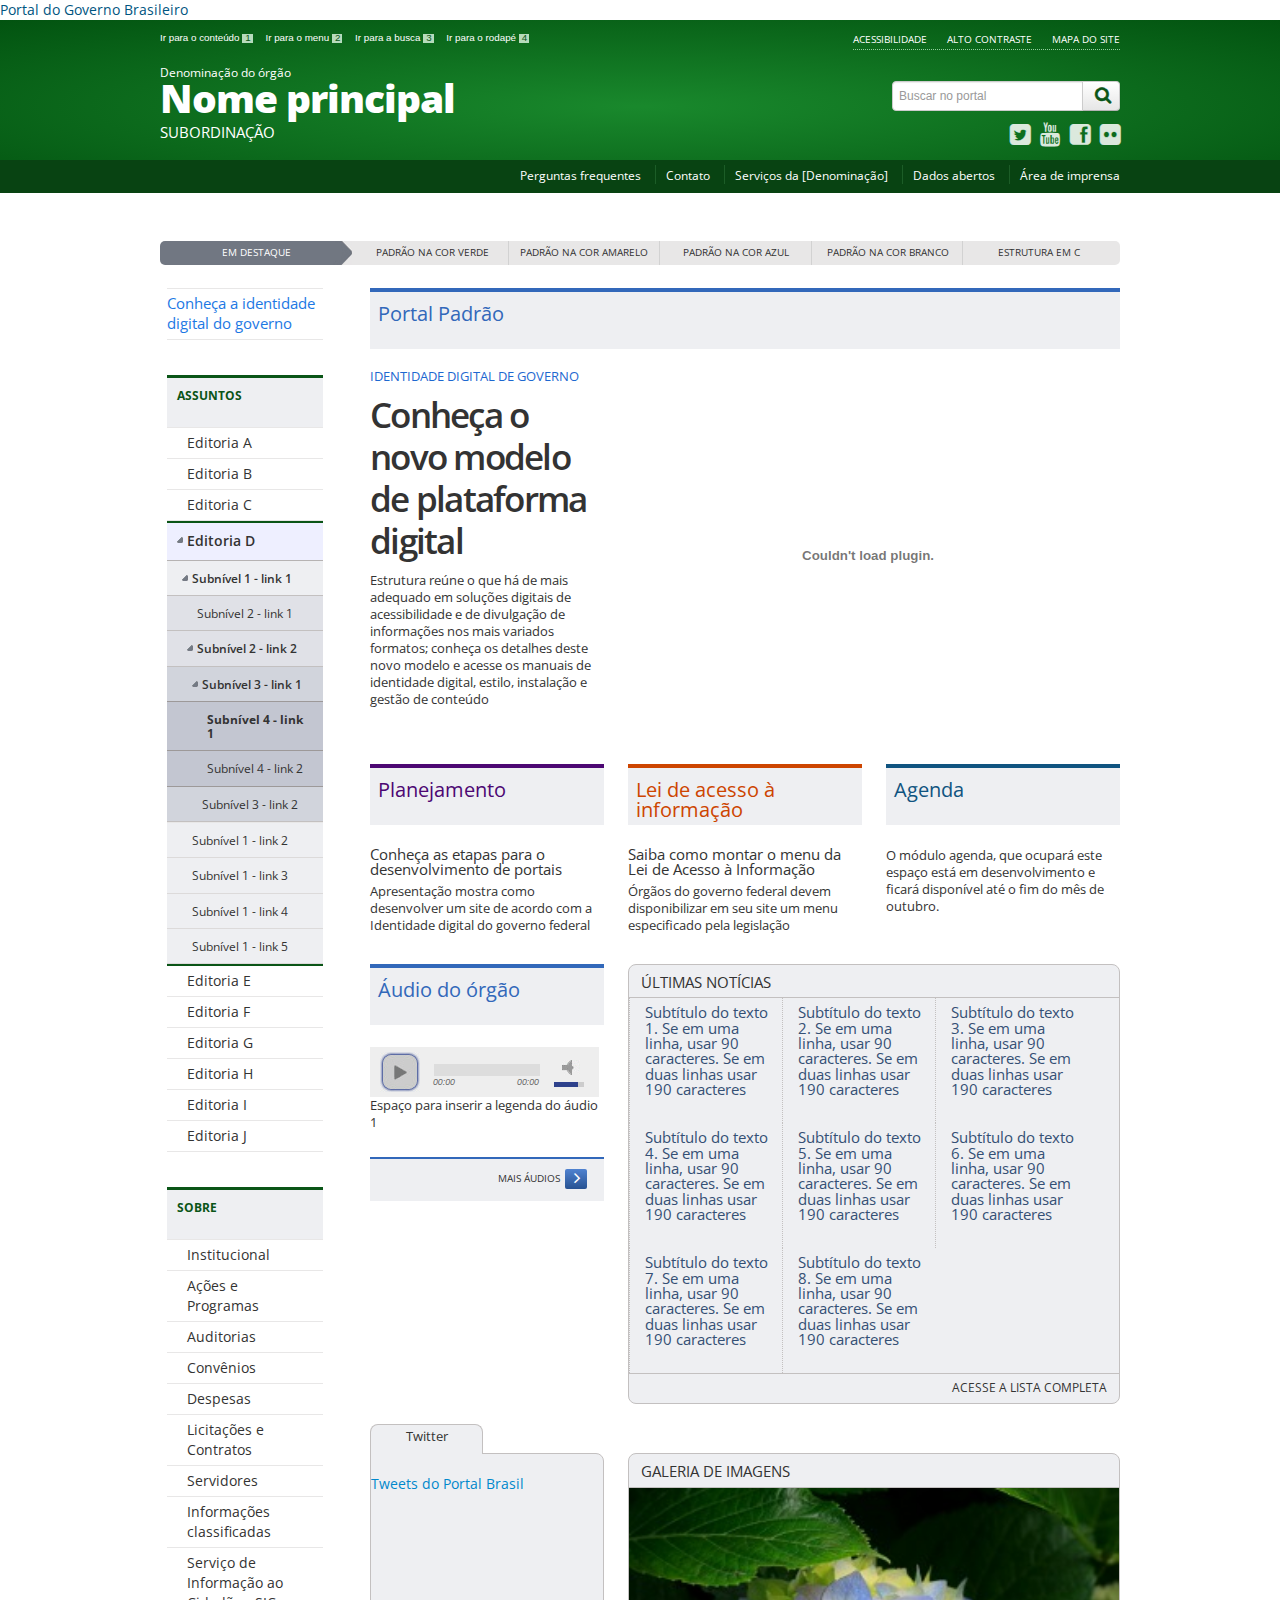
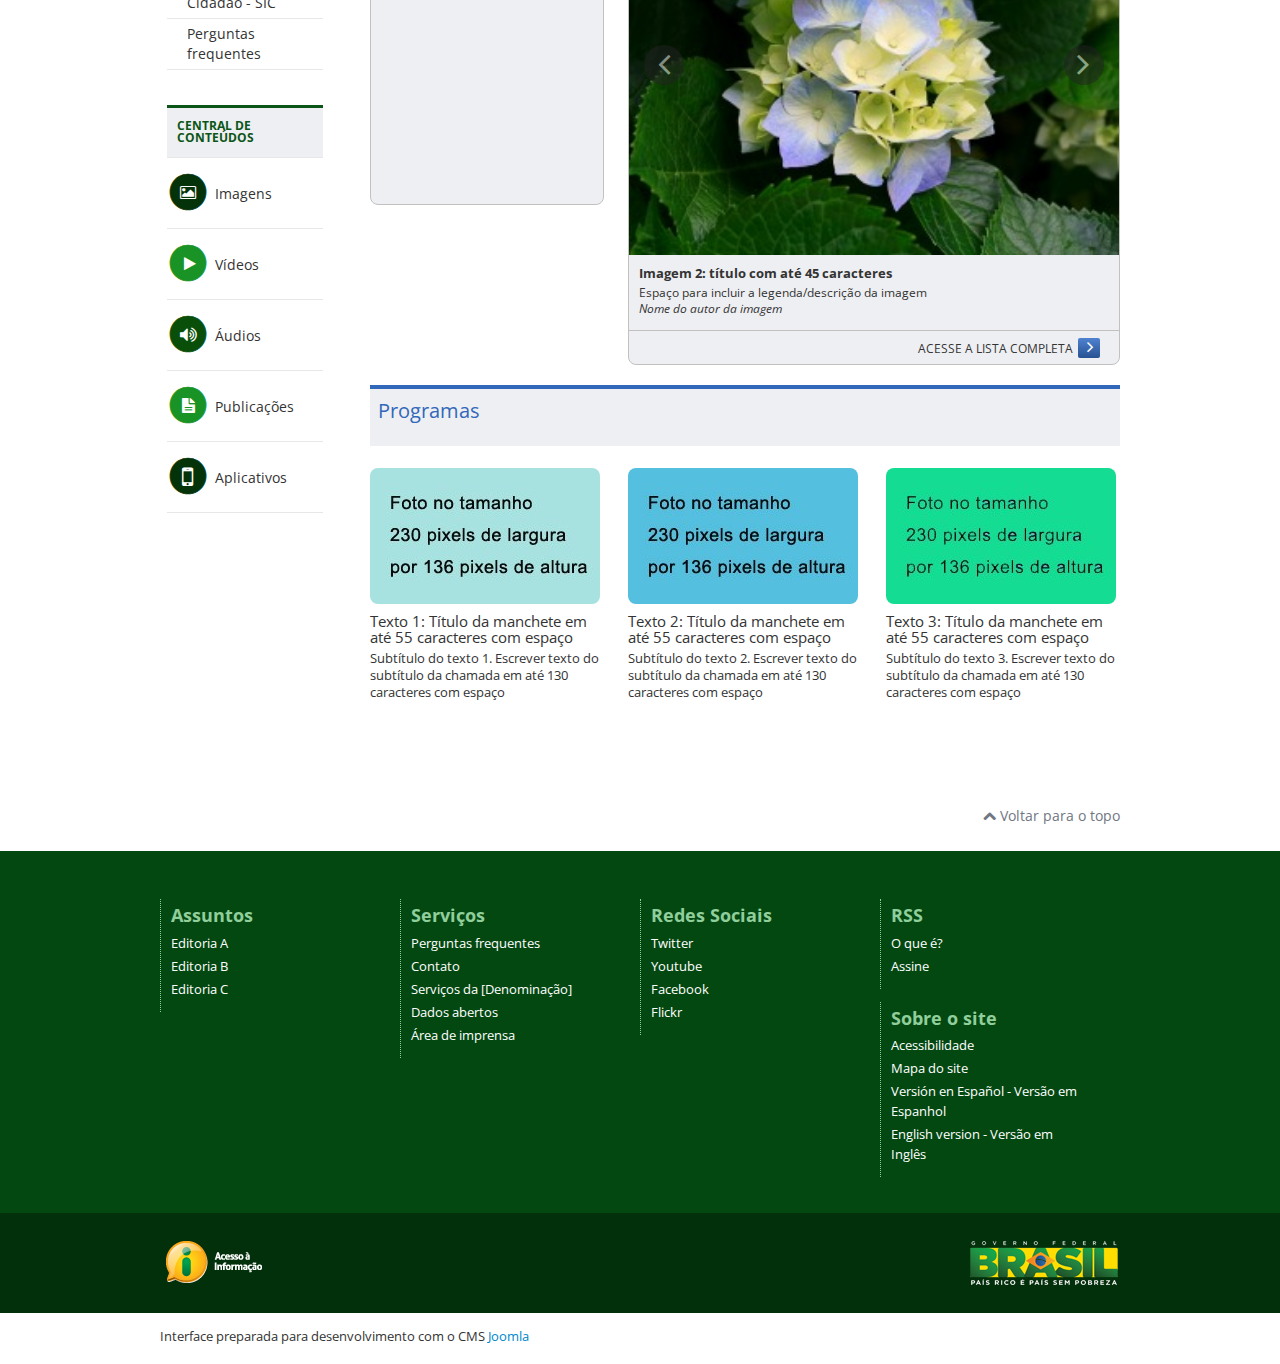
<file: index.html>
<!DOCTYPE html>
<!--[if lt IE 7]>      <html class="no-js lt-ie9 lt-ie8 lt-ie7" lang="pt-br" dir="ltr"> <![endif]-->
<!--[if IE 7]>         <html class="no-js lt-ie9 lt-ie8" lang="pt-br" dir="ltr"> <![endif]-->
<!--[if IE 8]>         <html class="no-js lt-ie9" lang="pt-br" dir="ltr"> <![endif]-->
<!--[if gt IE 8]><!--> <html class="no-js" lang="pt-br" dir="ltr"> <!--<![endif]-->
<head>
	<meta charset="utf-8" />
	<title>Portal Modelo - interface 1.0</title>
	<!-- <base href="" /> -->
	<meta name="keywords" content="" />
	<meta name="author" content="Joomla Calango - Joomla User Group Oficial" />
	<meta name="viewport" content="width=device-width, initial-scale=1.0" />
	<meta name="description" content="" />
	<meta name="generator" content="Joomla! - Open Source Content Management" />
	<!--[if lt IE 9]><script src="js/html5shiv.js"></script><![endif]-->
	<link href="img/favicon.ico" rel="shortcut icon" type="image/vnd.microsoft.icon" />
	<link rel="stylesheet" href="bootstrap/css/bootstrap.min.css" type='text/css'/>
	<link rel="stylesheet" href="css/template-verde.css" type='text/css'/>		
	<link rel="stylesheet" href="font-awesome/css/font-awesome.min.css" type='text/css'/>
	<link rel="stylesheet" href="jplayer/skin/portalpadrao01/jplayer.css" type='text/css'/>
	<!--[if lt IE 10]><link rel="stylesheet" href="css/ie.css" /><![endif]-->
	<!--[if lt IE 9]><link rel="stylesheet" href="css/ie8.css" /><![endif]-->
	<!--[if lt IE 8]><link rel="stylesheet" href="css/ie7.css" /><link rel="stylesheet" href="font-awesome/css/font-awesome-ie7.min.css" /><![endif]-->
	<link href='http://fonts.googleapis.com/css?family=Open+Sans:400italic,400,600,800,700' rel='stylesheet' type='text/css'>
</head>
<body>
	<a class="hide" id="topo" href="#accessibility">Ir direto para menu de acessibilidade.</a>
	<noscript>
	  <div class="error minor-font">
        Seu navegador de internet está sem suporte à JavaScript. Por esse motivo algumas funcionalidades do site podem não estar acessíveis.
      </div>
	</noscript>
	<!--[if lt IE 7]><center><strong>Atenção, a versão de seu navegador não é compatível com este sítio. Atualize seu navegador.</strong></center><![endif]-->
	<!-- barra do governo -->
	<div id="barra-brasil">
		<a href="http://brasil.gov.br" title="Acesse para conhecer todos os serviços e informações do Governo Brasileiro na Internet.">Portal do Governo Brasileiro</a>		
    </div>
    <!-- fim barra do governo -->
    <div class="layout">
    	<header>
    		<div class="container"> 
	    		<div class="row-fluid accessibility-language-actions-container">    			   			
					<div class="span6 accessibility-container">
						<ul id="accessibility">
							<li>
								<a accesskey="1" href="#content" id="link-conteudo">
									Ir para o conte&uacute;do
									<span>1</span>
								</a>
							</li>
							<li>
								<a accesskey="2" href="#navigation" id="link-navegacao">
									Ir para o menu
									<span>2</span>
								</a>
							</li>
							<li>
								<a accesskey="3" href="#portal-searchbox" id="link-buscar">
									Ir para a busca
									<span>3</span>
								</a>
							</li>
							<li>
								<a accesskey="4" href="#footer" id="link-rodape">
									Ir para o rodap&eacute;
									<span>4</span>
								</a>
							</li>
						</ul>						
					</div>
					<!-- fim div.span6 -->
					<div class="span6 language-and-actions-container">
						<!-- Descomente para inserir menu de exemplo de idiomas no topo -->
						<!-- <ul id="language" class="pull-right">
							<li class="language-en">
								<a href="#">EN</a>
							</li>
							<li class="language-es">
								<a href="#">ES</a>
							</li>
						</ul>	 -->				
						<ul id="portal-siteactions" class="pull-right">
							<li>
								<a accesskey="5" href="interna-acessibilidade.html">Acessibilidade</a>
							</li>
							<li>
								<a accesskey="6" href="#" class="toggle-contraste">Alto Contraste</a>
							</li>
							<li>
								<a accesskey="7" href="#">Mapa do Site</a>
							</li>
						</ul>
					</div>
					<!-- fim div.span6 -->    
				</div>
				<!-- fim .row-fluid -->
				<div class="row-fluid">
					<div id="logo" class="span8">
					<!-- <div id="logo" class="span8 big"> <div id="logo" class="span8 small"> -->
						<a href="index.html" title="Descrição do Portal Padrão">							
							<span class="portal-title-1">Denominação do órgão</span>
							<h1 class="portal-title corto">Nome principal</h1>
							<span class="portal-description">Subordinação</span>
						</a>
					</div>
					<!-- fim .span8 -->
					<div class="span4">					
						<div id="portal-searchbox" class="row">
							<form action="#" class="pull-right">
								<fieldset>
									<legend class="hide">Busca</legend>
									<h2 class="hidden">Buscar no portal</h2>
									<div class="input-append">
										<label for="portal-searchbox-field" class="hide">Busca: </label>
										<input type="text" id="portal-searchbox-field" class="searchField" placeholder="Buscar no portal" title="Buscar no portal" name="searchterm">		
										<button type="button" class="btn searchButton"><span class="hide">Buscar</span><i class="icon-search"></i></button>
									</div>									
								</fieldset>
							</form>
						</div>
						<!-- fim div#portal-searchbox.row -->
						<div id="social-icons" class="row">
							<h2 class="hidden">Redes Sociais</h2>
							<ul class="pull-right">
								<li class="portalredes-item"><a title="Twitter" href="https://twitter.com/twitter">
									<i class="icon-twitter-sign"><span>Twitter</span></i></a>
	    						</li>
	    						<li class="portalredes-item"><a title="YouTube" href="http://youtube.com/youtube">
	    							<i class="icon-youtube"><span>Youtube</span></i></a>
	    						</li>
	    						<li class="portalredes-item"><a title="Facebook" href="http://facebook.com/facebook">
	    							<i class="icon-facebook-sign"><span>Facebook</span></i></a>
	    						</li>
	    						<li class="portalredes-item"><a title="Flickr" href="http://flickr.com/flickr">
	    							<i class="icon-flickr"><span>Flickr</span></i></a>
	    						</li>
							</ul>
						</div>
						<!-- fim div#social-icons.row -->
					</div>
					<!-- fim .span4 -->
				</div>
				<!-- fim .row-fluid -->
			</div>
			<!-- fim div.container -->
			<div class="sobre">
				<div class="container">
					<nav class="menu-servicos pull-right">
						<h2 class="hide">Serviços</h2>
						<ul>
							<li class="portalservicos-item">
								<a title="Perguntas frequentes" href="interna-perguntas-frequentes.html">Perguntas frequentes</a>
							</li>
							<li class="portalservicos-item">
								<a title="Contato" href="#">Contato</a>
							</li>
							<li class="portalservicos-item">
								<a title="Serviços da [Denominação]" href="#">Serviços da [Denominação]</a>
							</li>
							<li class="portalservicos-item">
								<a title="Dados abertos" href="#">Dados abertos</a>
							</li>
							<li class="portalservicos-item">
								<a title="Área de imprensa" href="#">Área de imprensa</a>
							</li>
						</ul>
						<span class="hide">Fim do menu de serviços</span>
					</nav>
					<!-- fim #menu-servicos.pull-right -->
				</div>
				<!-- .container -->
			</div>
			<!-- fim .sobre -->			
    	</header>
		<main> 
    		<div class="container">
				<div class="row-fluid">
					<section id="em-destaque">
						<!-- class="duas-linhas" -->
						<h2 class="span2"><span>Em Destaque</span></h2>
						<ul class="span10 n5">    						
							<li>
								<a href="index.html" title="">Padrão na cor verde</a>
							</li>
							<li>
								<a href="index-amarelo.html" title="">Padrão na cor amarelo</a>
							</li>
							<li>
								<a href="index-azul.html" title="">Padrão na cor azul</a>
							</li>
							<li>
								<a href="index-branco.html" title="">Padrão na cor branco</a>
							</li>
							<li>
								<a href="index-estrutura-c.html" title="">Estrutura em C</a>
							</li>							
						</ul>	
						<!-- <li class="ajuste-duas-linhas">Destaque 5</li> -->						
					</section>
				</div>
				<!-- fim .row-fluid -->
				<div class="row-fluid">
					<div id="navigation" class="span3">
						<a href="#" class="visible-phone visible-tablet mainmenu-toggle btn"><i class="icon-list"></i>&nbsp;Menu</a>
						<section id="navigation-section">							
							<span class="hide">Início do menu principal</span>
							<nav class="menu-de-apoio span9">
								<h2 class="hide">Temas relevantes</h2>
								<ul>
									<li><a href="interna-de-noticias.html" title="Conheça a identidade digital do governo">Conheça a identidade digital do governo</a></li>									
								</ul>							
							</nav>
							<nav class="span9 assuntos">
								<h2>Assuntos <i class="icon-chevron-down visible-phone visible-tablet pull-right"></i></h2>
								<ul>
									<li><a href="#" title="Editoria A">Editoria A</a></li>
									<li><a href="#" title="Editoria B">Editoria B</a></li>
									<li><a href="#" title="Editoria C">Editoria C</a></li>								
									<li class="deeper parent"><a href="#" title="Editoria D">Editoria D</a>
										<ul>
											<li class="deeper parent"><a href="#">Subnível 1 - link 1</a>
												<ul>
													<li><a href="#">Subnível 2 - link 1</a></li>
													<li class="deeper parent"><a href="#">Subnível 2 - link 2</a>
														<ul>
															<li class="deeper parent"><a href="#">Subnível 3 - link 1</a>
																<ul>
																	<li class="current"><a href="#">Subnível 4 - link 1</a></li>
																	<li><a href="#">Subnível 4 - link 2</a></li>
																</ul>
															</li>
															<li><a href="#">Subnível 3 - link 2</a></li>
														</ul>
													</li>
												</ul>
											</li>
											<li><a href="#">Subnível 1 - link 2</a></li>
											<li><a href="#">Subnível 1 - link 3</a></li>
											<li><a href="#">Subnível 1 - link 4</a></li>
											<li><a href="#">Subnível 1 - link 5</a></li>
										</ul>
									</li>								
									<li><a href="#" title="Editoria E">Editoria E</a></li>								
									<li><a href="#" title="Editoria F">Editoria F</a></li>								
									<li><a href="#" title="Editoria G">Editoria G</a></li>								
									<li><a href="#" title="Editoria H">Editoria H</a></li>								
									<li><a href="#" title="Editoria I">Editoria I</a></li>								
									<li><a href="#" title="Editoria J">Editoria J</a></li>								
								</ul>
							</nav>
							<nav class="span9 sobre">
								<h2>Sobre <i class="icon-chevron-down visible-phone visible-tablet pull-right"></i></h2>
								<ul>
									<li><a href="#" title="Institucional">Institucional</a></li>
									<li><a href="#" title="Ações e Programas">Ações e Programas</a></li>
									<li><a href="#" title="Auditorias">Auditorias</a></li>
									<li><a href="#" title="Convênios">Convênios</a></li>								
									<li><a href="#" title="Despesas">Despesas</a></li>								
									<li><a href="#" title="Licitações e Contratos">Licitações e Contratos</a></li>							
									<li><a href="#" title="Servidores">Servidores</a></li>								
									<li><a href="interna-informacoes-classificadas.html" title="Informações classificadas">Informações classificadas</a></li>
									<li><a href="#" title="Serviço de Informação ao Cidadão - SIC">Serviço de Informação ao Cidadão - SIC</a></li>
									<li><a href="interna-perguntas-frequentes.html" title="Perguntas frequentes">Perguntas frequentes</a></li>
								</ul>
							</nav>	
							<nav class="span9 central-conteudos">
								<h2>Central de Conteúdos <i class="icon-chevron-down visible-phone visible-tablet pull-right"></i></h2>
								<ul>
									<li><a href="#" class="imagens" title="Imagens">
										<span class="icon-li icon-stack">
										  <i class="icon-circle icon-stack-base"><span class="hide">&nbsp;</span></i>
										  <i class="icon-picture icon-light"><span class="hide">&nbsp;</span></i>
										</span>
										Imagens</a>
									</li>
									<li><a href="#" class="videos" title="Vídeos">
										<span class="icon-li icon-stack">
										  <i class="icon-circle icon-stack-base"><span class="hide">&nbsp;</span></i>
										  <i class="icon-play icon-light"><span class="hide">&nbsp;</span></i>
										</span>
										Vídeos</a>
									</li>
									<li><a href="#" class="audios" title="Áudios">
										<span class="icon-li icon-stack">
										  <i class="icon-circle icon-stack-base"><span class="hide">&nbsp;</span></i>
										  <i class="icon-volume-up icon-light"><span class="hide">&nbsp;</span></i>
										</span>
										Áudios</a>
									</li>
									<li><a href="#" class="publicacoes" title="Publicações">
										<span class="icon-li icon-stack">
										  <i class="icon-circle icon-stack-base"><span class="hide">&nbsp;</span></i>
										  <i class="icon-file-text icon-light"><span class="hide">&nbsp;</span></i>
										</span>
										Publicações</a>
									</li>
									<li><a href="#" class="aplicativos" title="Aplicativos">
										<span class="icon-li icon-stack">
										  <i class="icon-circle icon-stack-base"><span class="hide">&nbsp;</span></i>
										  <i class="icon-mobile-phone icon-light"><span class="hide">&nbsp;</span></i>
										</span>
										Aplicativos</a>
									</li>
									<!-- descomentar de acordo com necessidade do orgao -->
									<!-- <li><a href="#" class="infograficos" title="Imagens">
										<span class="icon-li icon-stack">
										  <i class="icon-circle icon-stack-base"><span class="hide">&nbsp;</span></i>
										  <i class="icon-columns icon-light"><span class="hide">&nbsp;</span></i>
										</span>
										Infográficos</a>
									</li>
									<li><a href="#" class="estatisticas" title="Estatísticas">
										<span class="icon-li icon-stack">
										  <i class="icon-circle icon-stack-base"><span class="hide">&nbsp;</span></i>
										  <i class="icon-bar-chart icon-light"><span class="hide">&nbsp;</span></i>
										</span>
										Estatísticas</a>
									</li>			 -->													
								</ul>
							</nav>	
							<span class="hide">Fim do menu principal</span>
						</section>					
					</div>
					<!-- fim #navigation.span3 -->
					<div id="content" class="span9">
						<section id="content-section">							
							<span class="hide">Início do conteúdo da página</span>							
							<div class="row-fluid module">							
    							<div class="outstanding-header">
									<h2 class="outstanding-title">Portal Padrão</h2>
    							</div>
    							<section class="module-section">
	    							<div class="span4 no-margin">    								
										<p class="subtitle">Identidade Digital de Governo</p>
										<h1>
								            <a title="Estrutura reúne o que há de mais adequado em soluções digitais de acessibilidade e de divulgação de informações nos mais variados formatos; conheça os detalhes deste novo modelo e acesse os manuais de identidade digital, estilo, instalação e gestão de conteúdo" href="#">Conheça o novo modelo de plataforma digital</a>
								        </h1>
										<p>Estrutura reúne o que há de mais adequado em soluções digitais de acessibilidade e de divulgação de informações nos mais variados formatos; conheça os detalhes deste novo modelo e acesse os manuais de identidade digital, estilo, instalação e gestão de conteúdo</p>											
	    							</div>
	    							<!-- fim .span4 -->
	    							<div class="span8">
	    								<object width="480" height="246"><param value="//www.youtube.com/v/BGzfIhIUF68?version=3&amp;hl=pt_BR&amp;rel=0" name="movie"><param value="true" name="allowFullScreen"><param value="always" name="allowscriptaccess"><embed width="480" height="368" allowfullscreen="true" allowscriptaccess="always" type="application/x-shockwave-flash" src="//www.youtube.com/v/BGzfIhIUF68?version=3&amp;hl=pt_BR&amp;rel=0"></object>
	    							</div>
	    							<!-- fim .span8 -->
    							</section>
							</div>
							<!-- fim .row-fluid -->
							<div class="row-fluid">
								<div class="span4 module variacao-module-01">
									<div class="outstanding-header">
										<h2 class="outstanding-title">Planejamento</h2>
									</div>
									<h3><a href="#">Conheça as etapas para o desenvolvimento de portais</a></h3>
									<p>Apresentação mostra como desenvolver um site de acordo com a Identidade digital do governo federal</p>
			    				</div>
			    				<div class="span4 module variacao-module-02">
									<div class="outstanding-header">
										<h2 class="outstanding-title">Lei de acesso à informação</h2>
									</div>
									<h3><a href="#">Saiba como montar o menu da Lei de Acesso à Informação</a></h3>
		    						<p>Órgãos do governo federal devem disponibilizar em seu site um menu especificado pela legislação</p>
			    				</div>
			    				<div class="span4 module variacao-module-03">
									<div class="outstanding-header">
										<h2 class="outstanding-title">Agenda</h2>
									</div>
									<p>O módulo agenda, que ocupará este espaço está em desenvolvimento e ficará disponível até o fim do mês de outubro.</p>
			    				</div>
							</div>
							<!-- fim .row-fluid -->
							<div class="row-fluid">
								<div class="span4 module">									
									<div class="outstanding-header">
										<h2 class="outstanding-title">Áudio do órgão</h2>
									</div>
									<!-- inicio jplayer -->
									<div class="jp-audio-slim">
										<div id="jquery_jplayer_1" class="jp-jplayer"></div>
										<div id="jp_container_1" class="jp-audio">
											<div class="jp-type-single">
												<div class="jp-gui jp-interface">
													<ul class="jp-controls">
														<li><a href="javascript:;" class="jp-play" tabindex="1">play</a></li>
														<li><a href="javascript:;" class="jp-pause" tabindex="1">pause</a></li>
														<li><a href="javascript:;" class="jp-stop" tabindex="1">stop</a></li>
														<li><a href="javascript:;" class="jp-mute" tabindex="1" title="mute">mute</a></li>
														<li><a href="javascript:;" class="jp-unmute" tabindex="1" title="unmute">unmute</a></li>
														<li><a href="javascript:;" class="jp-volume-max" tabindex="1" title="max volume">max volume</a></li>
													</ul>
													<div class="jp-progress">
														<div class="jp-seek-bar">
															<div class="jp-play-bar"></div>
														</div>
													</div>
													<div class="jp-volume-bar">
														<div class="jp-volume-bar-value"></div>
													</div>
													<div class="jp-time-holder">
														<div class="jp-current-time"></div>
														<div class="jp-duration"></div>

														
													</div>
												</div>
												<div class="jp-no-solution">
													<span>Necessário plugin</span>
													Para habilitar o áudio, é necessário que você tenha instalado em seu computador o <a href="http://get.adobe.com/flashplayer/" target="_blank">Flash plugin</a>.
												</div>
											</div>
										</div>
									</div>
									<!-- fim jplayer -->
									<p>Espaço para inserir a legenda do áudio 1</p>
									<div class="outstanding-footer">
										<a href="#" class="outstanding-link">
											<span class="text">Mais áudios</span>
											<span class="icon-box">											 
											  <i class="icon-angle-right icon-light"><span class="hide">&nbsp;</span></i>
											</span>
										</a>
								    </div>									
								</div>
								<!-- fim .span4 .module -->
								<div class="span8 module module-box-01">									
									<div class="header">
										<h2 class="title">Últimas notícias</h2>
									</div>
									<ul class="lista row-fluid">
										<li class="span4">
											<h3><a href="#" title="Subtítulo do texto 1. Se em uma linha, usar 90 caracteres. Se em duas linhas usar 190 caracteres">Subtítulo do texto 1. Se em uma linha, usar 90 caracteres. Se em duas linhas usar 190 caracteres</a></h3>
										</li>
										<li class="span4">
											<h3><a href="#" title="Subtítulo do texto 2. Se em uma linha, usar 90 caracteres. Se em duas linhas usar 190 caracteres">Subtítulo do texto 2. Se em uma linha, usar 90 caracteres. Se em duas linhas usar 190 caracteres</a></h3>
										</li>
										<li class="span4">
											<h3><a href="#" title="Subtítulo do texto 3. Se em uma linha, usar 90 caracteres. Se em duas linhas usar 190 caracteres">Subtítulo do texto 3. Se em uma linha, usar 90 caracteres. Se em duas linhas usar 190 caracteres</a></h3>
										</li>
										<li class="span4">
											<h3><a href="#" title="Subtítulo do texto 4. Se em uma linha, usar 90 caracteres. Se em duas linhas usar 190 caracteres">Subtítulo do texto 4. Se em uma linha, usar 90 caracteres. Se em duas linhas usar 190 caracteres</a></h3>
										</li>
										<li class="span4">
											<h3><a href="#" title="Subtítulo do texto 5. Se em uma linha, usar 90 caracteres. Se em duas linhas usar 190 caracteres">Subtítulo do texto 5. Se em uma linha, usar 90 caracteres. Se em duas linhas usar 190 caracteres</a></h3>
										</li>
										<li class="span4">
											<h3><a href="#" title="Subtítulo do texto 6. Se em uma linha, usar 90 caracteres. Se em duas linhas usar 190 caracteres">Subtítulo do texto 6. Se em uma linha, usar 90 caracteres. Se em duas linhas usar 190 caracteres</a></h3>
										</li>
										<li class="span4">
											<h3><a href="#" title="Subtítulo do texto 7. Se em uma linha, usar 90 caracteres. Se em duas linhas usar 190 caracteres">Subtítulo do texto 7. Se em uma linha, usar 90 caracteres. Se em duas linhas usar 190 caracteres</a></h3>
										</li>
										<li class="span4">
											<h3><a href="#" title="Subtítulo do texto 8. Se em uma linha, usar 90 caracteres. Se em duas linhas usar 190 caracteres">Subtítulo do texto 8. Se em uma linha, usar 90 caracteres. Se em duas linhas usar 190 caracteres</a></h3>
										</li>
									</ul>
									<div class="footer">
										<a href="interna-ultimas-noticias.html" class="link">Acesse a lista completa</a>
									</div>									
								</div>
								<!-- fim .span8 .module -->
							</div>
							<!-- fim .row-fluid -->
							<div class="row-fluid">
								<div class="span4 module module-twitter-facebook">
									<div class="header tabs row-fluid">
										<h2 class="title active span6">Twitter</h2>
										<h2 class="title span6 hide">Facebook</h2>
									</div>
									<div class="pane">
										<div class="twitter-content">
								            <a height="350" data-widget-id="388035310119964672" href="https://twitter.com/Portal%20Brasil" class="twitter-timeline"><br />Tweets do Portal Brasil</a>
								            <script>!function(d,s,id){var js,fjs=d.getElementsByTagName(s)[0],p=/^http:/.test(d.location)?'http':'https';if(!d.getElementById(id)){js=d.createElement(s);js.id=id;js.src=p+"://platform.twitter.com/widgets.js";fjs.parentNode.insertBefore(js,fjs);}}(document,"script","twitter-wjs");</script><noscript>
								                <div class="error">
								                  <p>Javascript desativado.</p>
								                  <p><a href="https://twitter.com/portalbrasil">Micro-blog Twitter do Portal Brasil</a></p>
								                </div>
								            </noscript>
								        </div>								       
									</div>
								</div>
								<!-- fim .span4 .module -->
								<div class="span8 module module-box-01 module-box-01-top-adjust">
									<div class="header">
										<h2 class="title">Galeria de imagens</h2>
									</div>
									<div class="gallery-pane">
										<!-- inicio galeria -->
										<div class="carousel slide" id="gallery-carousel">
									      <div class="carousel-inner">
									        <div class="item">
									          <img alt="Foto de paisagem de montanhas" src="images/image.jpg">
									          
									          <div class="galleria-info">
									          	<div class="galleria-info-text">
									          		<div class="galleria-info-title">
									          			<h3><a href="http://portalpadrao.plone.org.br/conteudos-de-marcacao/imagem-1-titulo-com-ate-45-caracteres/view">Imagem 1: título com até 45 caracteres</a></h3>
									          		</div>
									          		<div class="galleria-info-description">Espaço para incluir a legenda/descrição da imagem</div>
									          		<div data-index="0" style="display: block;" class="rights">Nome do autor da imagem</div>
									          	</div>
									          </div>

									        </div>
									        <div class="item active">
									          <img alt="Foto de flor delicada cercada de folhas verdes" src="images/image2.jpg">
									          
									          <div class="galleria-info">
									          	<div class="galleria-info-text">
									          		<div class="galleria-info-title">
									          			<h3><a href="http://portalpadrao.plone.org.br/conteudos-de-marcacao/imagem-1-titulo-com-ate-45-caracteres/view">Imagem 2: título com até 45 caracteres</a></h3>
									          		</div>
									          		<div class="galleria-info-description">Espaço para incluir a legenda/descrição da imagem</div>
									          		<div data-index="0" style="display: block;" class="rights">Nome do autor da imagem</div>
									          	</div>
									          </div>
									          
									        </div>
									        <div class="item">
									          <img alt="Foto de 3 pinguins" src="images/image3.jpg">
									          
									          <div class="galleria-info">
									          	<div class="galleria-info-text">
									          		<div class="galleria-info-title">
									          			<h3><a href="http://portalpadrao.plone.org.br/conteudos-de-marcacao/imagem-1-titulo-com-ate-45-caracteres/view">Imagem 3: título com até 45 caracteres</a></h3>
									          		</div>
									          		<div class="galleria-info-description">Espaço para incluir a legenda/descrição da imagem</div>
									          		<div data-index="0" style="display: block;" class="rights">Nome do autor da imagem</div>
									          	</div>
									          </div>
									          
									        </div>
									        <div class="item">
									          <img alt="Foto de várias flores" src="images/image4.jpg">
									          
									          <div class="galleria-info">
									          	<div class="galleria-info-text">
									          		<div class="galleria-info-title">
									          			<h3><a href="http://portalpadrao.plone.org.br/conteudos-de-marcacao/imagem-1-titulo-com-ate-45-caracteres/view">Imagem 4: título com até 45 caracteres</a></h3>
									          		</div>
									          		<div class="galleria-info-description">Espaço para incluir a legenda/descrição da imagem</div>
									          		<div data-index="0" style="display: block;" class="rights">Nome do autor da imagem</div>
									          	</div>
									          </div>
									          
									        </div>
									      </div>
									      <a data-slide="prev" href="#gallery-carousel" class="left carousel-control"><i class="icon-angle-left"></i><span class="hide">Mover foto esquerda</span></a>
									      <!-- separador para fins de acessibilidade <--><span class="hide">&nbsp;</span></--><!-- fim separador para fins de acessibilidade -->
									      <a data-slide="next" href="#gallery-carousel" class="right carousel-control"><i class="icon-angle-right"></i><span class="hide">Mover foto esquerda</span></a>
									    </div>
										<!-- fim galeria -->
									</div>
									<div class="footer">
										<a href="#" class="outstanding-link"><span class="text">Acesse a lista completa</span>
											<span class="icon-box">											 
											  <i class="icon-angle-right icon-light"><span class="hide">&nbsp;</span></i>
											</span>
										</a>
									</div>
								</div>
								<!-- fim .span8 .module -->
							</div>
							<!-- fim .row-fluid -->
							<div class="row-fluid">
								<div class="span12 module">
									<div class="outstanding-header">
										<h2 class="outstanding-title">Programas</h2>
									</div>
									<div class="span4 no-margin">
										<a href="#" class="img-rounded"><img src="images/8309509b-fd4a-4c6c-be30-e8ce75642bcc.jpeg" alt="imagem decorativa"></a>
										<h2><a href="#">Texto 1: Título da manchete em até 55 caracteres com espaço</a></h2>
										<p>Subtítulo do texto 1. Escrever texto do subtítulo da chamada em até 130 caracteres com espaço</p>
				    				</div>
				    				<!-- fim .span4 .no-margin -->
				    				<div class="span4">
										<a href="#" class="img-rounded"><img src="images/4ae7baa4-f707-4b34-a01e-9c5fe45f00b9.jpeg" alt="imagem decorativa"></a>
										<h2><a href="#">Texto 2: Título da manchete em até 55 caracteres com espaço</a></h2>
			    						<p>Subtítulo do texto 2. Escrever texto do subtítulo da chamada em até 130 caracteres com espaço</p>
				    				</div>
				    				<!-- fim .span4 -->
				    				<div class="span4">
										<a href="#" class="img-rounded"><img src="images/c11b62ec-4a89-4707-a39e-9413b20cf235.jpeg" alt="imagem decorativa"></a>
										<h2><a href="#">Texto 3: Título da manchete em até 55 caracteres com espaço</a></h2>
			    						<p>Subtítulo do texto 3. Escrever texto do subtítulo da chamada em até 130 caracteres com espaço</p>
				    				</div>
				    				<!-- fim .span4 -->
								</div>
								<!-- fim .span12 .module -->
							</div>
							<!-- fim .row-fluid -->
							<span class="hide">Fim do conteúdo da página</span>							
						</section>
					</div>
					<!-- fim #content.span9 -->
				</div>
				<!-- fim .row-fluid -->
			</div>
			<!-- fim .container -->
		</main>
    	<footer>
    		<div class="footer-atalhos">
    			<div class="container">
    				<div class="pull-right voltar-ao-topo"><a href="#portal-siteactions"><i class="icon-chevron-up"></i>&nbsp;Voltar para o topo</a></div>
    			</div>
    		</div>
    		<div class="container container-menus">
    			<div id="footer" class="row footer-menus">
    				<span class="hide">Início da navegação de rodapé</span>
    				<div class="span3">
						<nav class="row assuntos nav">
							<h2>Assuntos</h2>
							<ul>
								<li><a href="#" title="Editoria A">Editoria A</a></li>
								<li><a href="#" title="Editoria B">Editoria B</a></li>
								<li><a href="#" title="Editoria C">Editoria C</a></li>								
							</ul>
						</nav>    					
    				</div>
					<div class="span3">
						<nav class="row servicos nav">
							<h2>Serviços</h2>
							<ul>
								<li class="portalservicos-item">
									<a title="Perguntas frequentes" href="#">Perguntas frequentes</a>
								</li>
								<li class="portalservicos-item">
									<a title="Contato" href="#">Contato</a>
								</li>
								<li class="portalservicos-item">
									<a title="Serviços da [Denominação]" href="#">Serviços da [Denominação]</a>
								</li>
								<li class="portalservicos-item">
									<a title="Dados abertos" href="#">Dados abertos</a>
								</li>
								<li class="portalservicos-item">
									<a title="Área de imprensa" href="#">Área de imprensa</a>
								</li>
							</ul>
						</nav>							
					</div>
					<div class="span3">
						<nav class="row redes-sociais nav">
							<h2>Redes Sociais</h2>
							<ul>
								<li class="portalredes-item"><a title="Twitter" href="https://twitter.com/twitter">
	    							Twitter</a>
	    						</li>
	    						<li class="portalredes-item"><a title="YouTube" href="http://youtube.com/youtube">
	    							Youtube</a>
	    						</li>
	    						<li class="portalredes-item"><a title="Facebook" href="http://facebook.com/facebook">
	    							Facebook</a>
	    						</li>
	    						<li class="portalredes-item"><a title="Flickr" href="http://flickr.com/flickr">
	    							Flickr</a>
	    						</li>
							</ul>
						</nav>						
					</div>
					<div class="span3">
						<nav class="row rss nav">
							<h2>RSS</h2>
							<ul>
								<li><a href="#" title="O que é?">O que é?</a></li>
								<li><a href="#" title="Assine">Assine</a></li>
							</ul>
						</nav>
						<nav class="row sobre nav">
							<h2>Sobre o site</h2>
							<ul>
								<li><a href="#">Acessibilidade</a></li>
								<li><a href="#">Mapa do site</a></li>
								<li><a href="#">Versión en Español - Versão em Espanhol</a></li>
								<li><a href="#">English version - Versão em Inglês</a></li>
							</ul>
						</nav>
					</div>
					<span class="hide">Fim da navegação de rodapé</span>					
    			</div>
    			<!-- fim .row -->
    		</div>
    		<!-- fim .container -->
			<div class="footer-logos">
				<div class="container">
					<a href="http://www.acessoainformacao.gov.br/" class="logo-acesso pull-left"><img src="images/acesso-a-informacao.png" alt="Acesso a Informação"></a>
					<!-- separador para fins de acessibilidade <--><span class="hide">&nbsp;</span></--><!-- fim separador para fins de acessibilidade -->
					<a href="http://www.brasil.gov.br/" class="brasil pull-right"><img src="images/brasil.png" alt="Brasil - Governo Federal"></a>
				</div>				
			</div>
			<div class="footer-ferramenta">
				<div class="container">
					<p>Interface preparada para desenvolvimento com o CMS <a href="http://www.joomla.org">Joomla</a></p>		
				</div>				
			</div>
    		<div class="footer-atalhos visible-phone">
    			<div class="container">
    				<span class="hide">Fim do conteúdo da página</span>
    				<div class="pull-right voltar-ao-topo"><a href="#portal-siteactions"><i class="icon-chevron-up"></i>&nbsp;Voltar para o topo</a></div>
    			</div>
    		</div>
    	</footer>		
    </div>
	<!-- fim div#wrapper -->	
	<!-- scripts principais -->	
	<script src="js/jquery.min.js" type="text/javascript"></script><noscript>&nbsp;<!-- item para fins de acessibilidade --></noscript>
	<script src="js/jquery-noconflict.js" type="text/javascript"></script><noscript>&nbsp;<!-- item para fins de acessibilidade --></noscript>
	<script src="bootstrap/js/bootstrap.min.js" type="text/javascript"></script><noscript>&nbsp;<!-- item para fins de acessibilidade --></noscript>
	<script src="js/jquery.cookie.js" type="text/javascript"></script><noscript>&nbsp;<!-- item para fins de acessibilidade --></noscript>
	<script src="js/template.js" type="text/javascript"></script><noscript>&nbsp;<!-- item para fins de acessibilidade --></noscript>
	<script src="jplayer/js/jquery.jplayer.min.js" type="text/javascript"></script><noscript>&nbsp;<!-- item para fins de acessibilidade --></noscript>
	<script type="text/javascript">
	//<![CDATA[
	jQuery(document).ready(function(){
		urls = {mp3:"http://tv1-lnx-04.grupotv1.com/portalmodelo/conteudos-de-marcacao/audio-1-titulo-do-audio-1/audio-1-nome-do-audio.mp3"};	
		playAudio("#jquery_jplayer_1", urls, "mp3", "jplayer/");
	});
	//]]>
	</script><noscript>&nbsp;<!-- item para fins de acessibilidade --></noscript>
	<!-- Script do portal Brasil deve ficar preferencialmente no rodape para nao atrasar o carregamento da pagina principal -->
	<script src="http://barra.brasil.gov.br/barra.js?cor=verde" type="text/javascript"></script><noscript>&nbsp;<!-- item para fins de acessibilidade --></noscript>
</body>
</html>
</file>
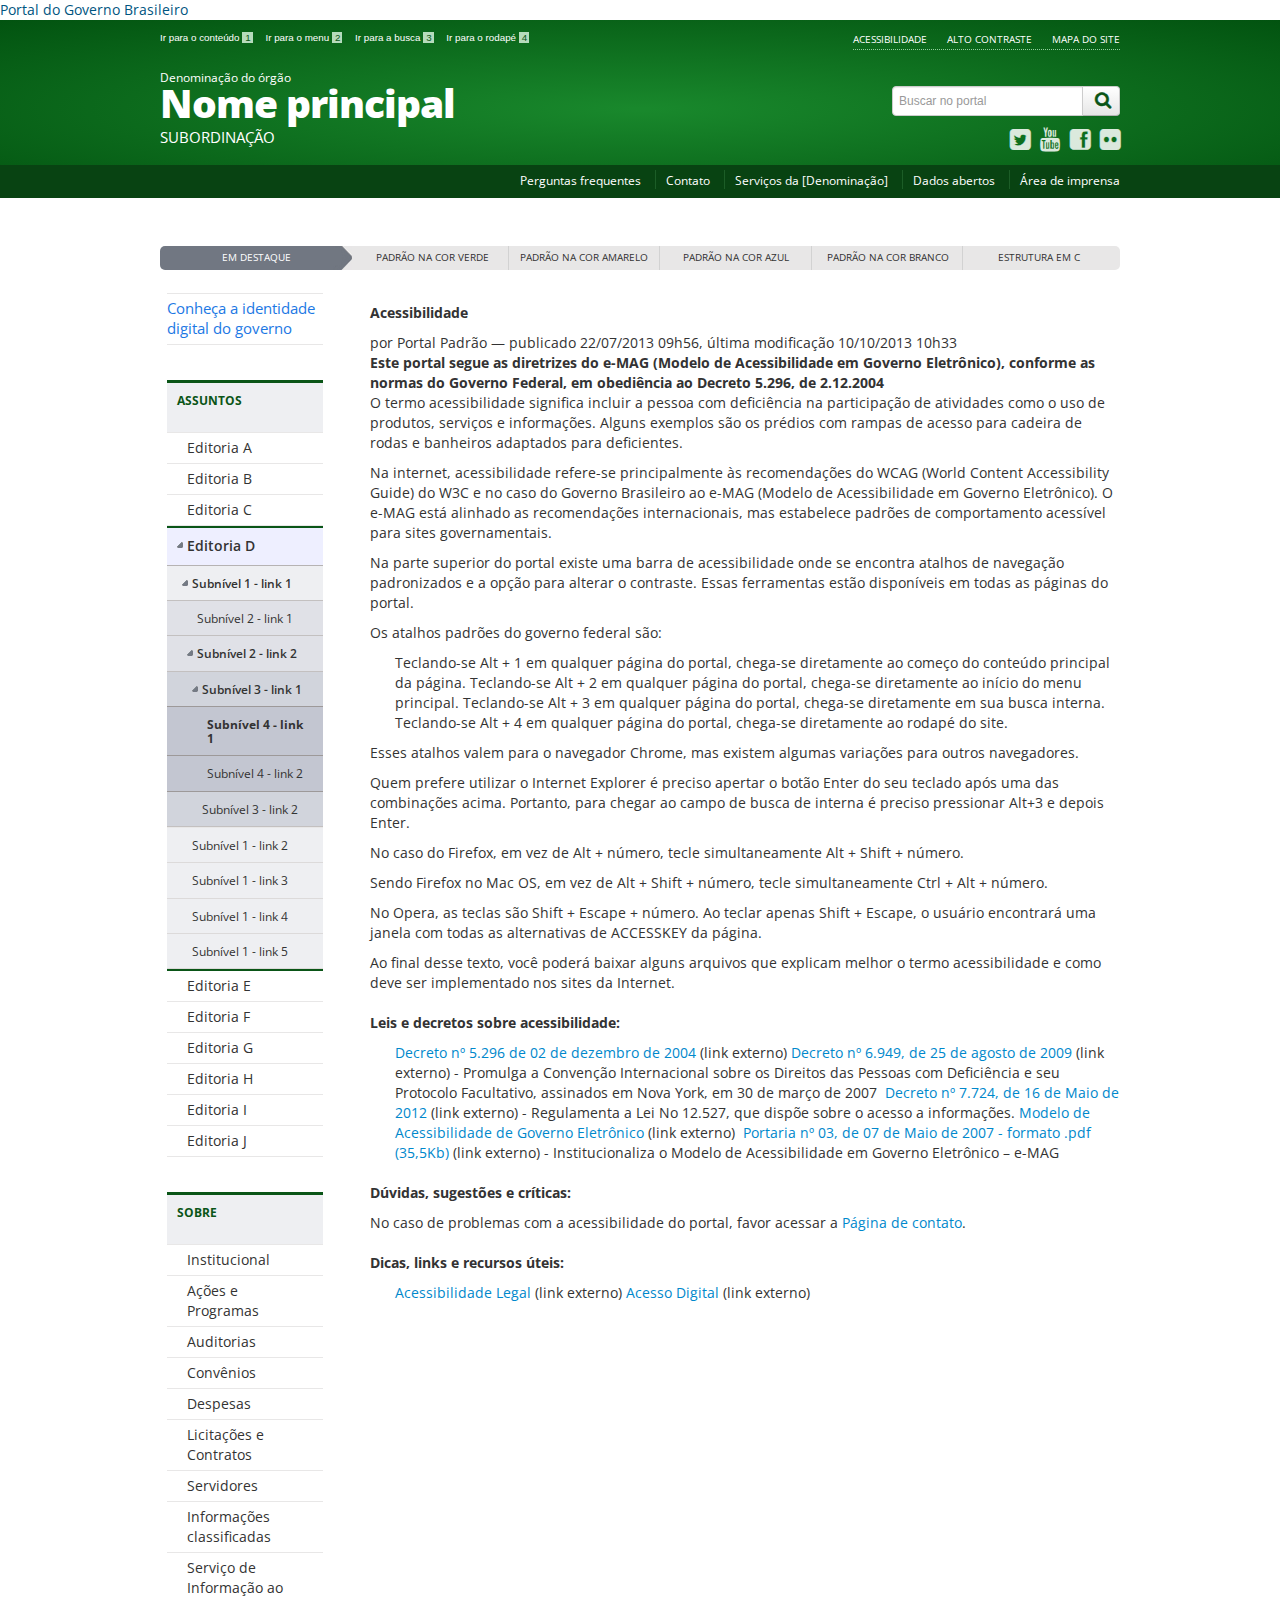
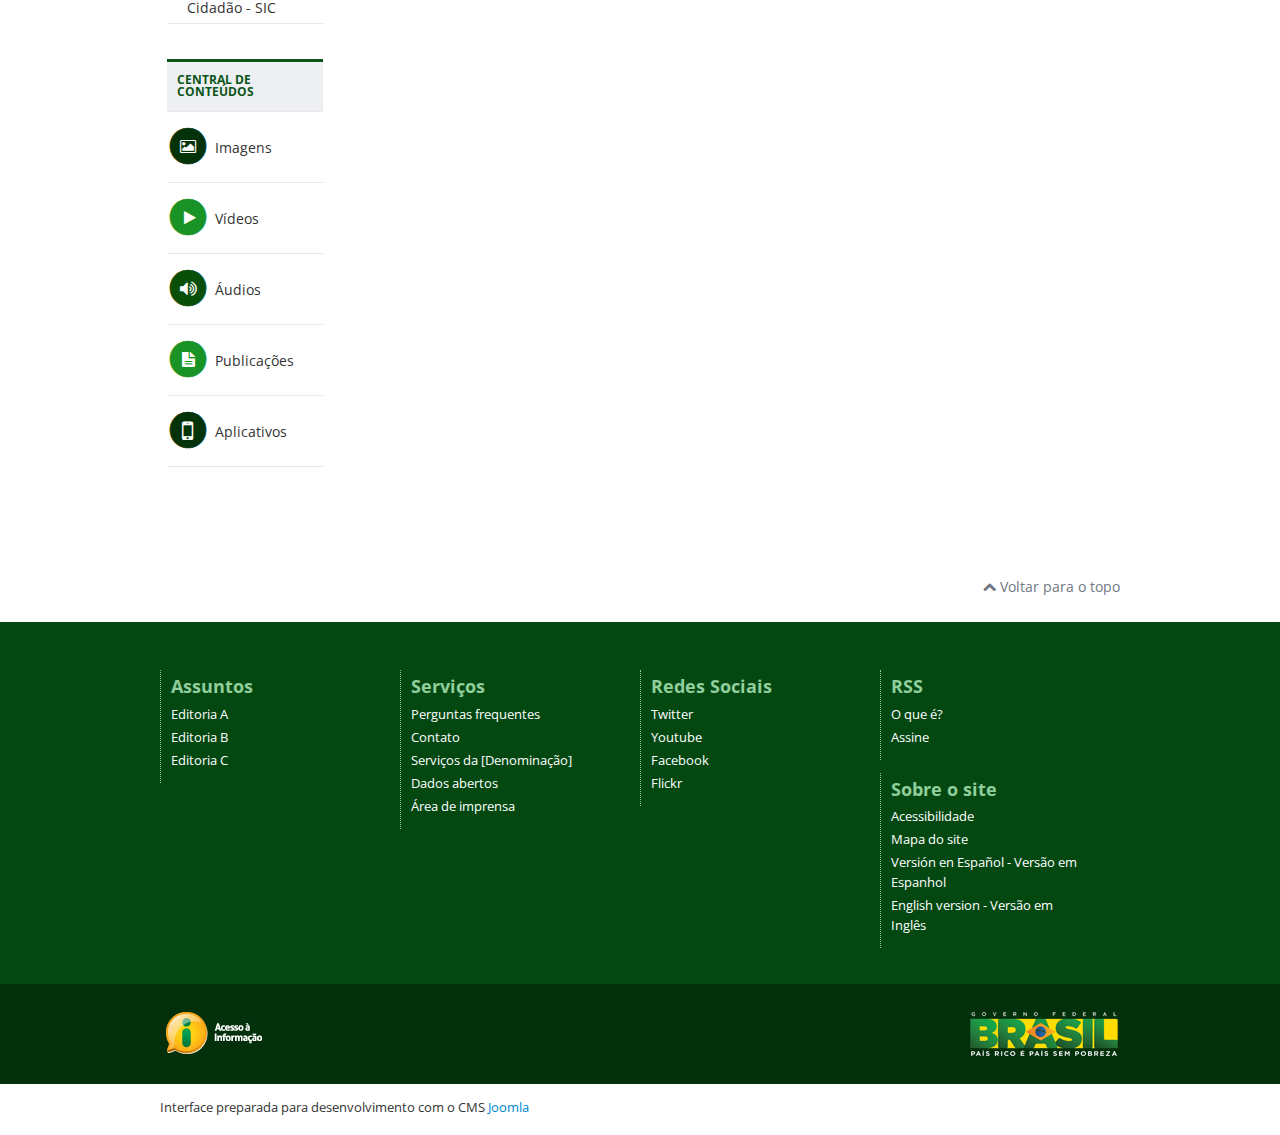
<file: acessibilidade.html>
<!DOCTYPE html>
<!--[if lt IE 7]>      <html class="no-js lt-ie9 lt-ie8 lt-ie7" lang="pt-br" dir="ltr"> <![endif]-->
<!--[if IE 7]>         <html class="no-js lt-ie9 lt-ie8" lang="pt-br" dir="ltr"> <![endif]-->
<!--[if IE 8]>         <html class="no-js lt-ie9" lang="pt-br" dir="ltr"> <![endif]-->
<!--[if gt IE 8]><!--> <html class="no-js" lang="pt-br" dir="ltr"> <!--<![endif]-->
<head>
	<meta charset="utf-8" />
	<title>Portal Modelo - interface 1.0</title>
	<!-- <base href="" /> -->
	<meta name="keywords" content="" />
	<meta name="author" content="Joomla Calango - Joomla User Group Oficial" />
	<meta name="viewport" content="width=device-width, initial-scale=1.0" />
	<meta name="description" content="" />
	<meta name="generator" content="Joomla! - Open Source Content Management" />
	<!--[if lt IE 9]><script src="js/html5shiv.js"></script><![endif]-->
	<link href="img/favicon.ico" rel="shortcut icon" type="image/vnd.microsoft.icon" />
	<link rel="stylesheet" href="bootstrap/css/bootstrap.min.css" type='text/css'/>
	<link rel="stylesheet" href="css/template-verde.css" type='text/css'/>		
	<link rel="stylesheet" href="font-awesome/css/font-awesome.min.css" type='text/css'/>
	<!--[if lt IE 10]><link rel="stylesheet" href="css/ie.css" /><![endif]-->
	<!--[if lt IE 9]><link rel="stylesheet" href="css/ie8.css" /><![endif]-->
	<!--[if lt IE 8]><link rel="stylesheet" href="css/ie7.css" /><link rel="stylesheet" href="font-awesome/css/font-awesome-ie7.min.css" /><![endif]-->
	<link href='http://fonts.googleapis.com/css?family=Open+Sans:400italic,400,600,800,700' rel='stylesheet' type='text/css'>
</head>
<body>
	<a class="hide" id="topo" href="#accessibility">Ir direto para menu de acessibilidade.</a>
	<noscript>
	  <div class="error minor-font">
        Seu navegador de internet está sem suporte à JavaScript. Por esse motivo algumas funcionalidades do site podem não estar acessíveis.
      </div>
	</noscript>
	<!--[if lt IE 7]><center><strong>Atenção, a versão de seu navegador não é compatível com este sítio. Atualize seu navegador.</strong></center><![endif]-->
	<!-- barra do governo -->
	<div id="barra-brasil">
		<a href="http://brasil.gov.br" title="Acesse para conhecer todos os serviços e informações do Governo Brasileiro na Internet.">Portal do Governo Brasileiro</a>		
    </div>
    <!-- fim barra do governo -->
    <div class="layout">
    	<header>
    		<div class="container"> 
	    		<div class="row-fluid">    			   			
					<div class="span6 accessibility-container">
						<ul id="accessibility">
							<li>
								<a accesskey="1" href="#content" id="link-conteudo">
									Ir para o conte&uacute;do
									<span>1</span>
								</a>
							</li>
							<li>
								<a accesskey="2" href="#navigation" id="link-navegacao">
									Ir para o menu
									<span>2</span>
								</a>
							</li>
							<li>
								<a accesskey="3" href="#portal-searchbox" id="link-buscar">
									Ir para a busca
									<span>3</span>
								</a>
							</li>
							<li>
								<a accesskey="4" href="#footer" id="link-rodape">
									Ir para o rodap&eacute;
									<span>4</span>
								</a>
							</li>
						</ul>						
					</div>
					<!-- fim div.span6 -->
					<div class="span6 language-and-actions-container">
						<!-- Descomente para inserir menu de exemplo de idiomas no topo -->
						<!-- <ul id="language" class="pull-right">
							<li class="language-en">
								<a href="#">EN</a>
							</li>
							<li class="language-es">
								<a href="#">ES</a>
							</li>
						</ul>	 -->				
						<ul id="portal-siteactions" class="pull-right">
							<li>
								<a accesskey="5" href="#">Acessibilidade</a>
							</li>
							<li>
								<a accesskey="6" href="#" class="toggle-contraste">Alto Contraste</a>
							</li>
							<li>
								<a accesskey="7" href="#">Mapa do Site</a>
							</li>
						</ul>
					</div>
					<!-- fim div.span6 -->    
				</div>
				<!-- fim .row-fluid -->
				<div class="row-fluid">
					<div id="logo" class="span8">
						<a href="index.html" title="Descrição do Portal Padrão">
							<span class="portal-title-1">Denominação do órgão</span>
							<h1 class="portal-title corto">Nome principal</h1>
							<span class="portal-description">Subordinação</span>
						</a>
					</div>
					<!-- fim .span8 -->
					<div class="span4">					
						<div id="portal-searchbox" class="row">
							<form action="#" class="pull-right">
								<fieldset>
									<legend class="hide">Busca</legend>
									<h2 class="hidden">Buscar no portal</h2>
									<div class="input-append">
										<label for="portal-searchbox-field" class="hide">Busca: </label>
										<input type="text" id="portal-searchbox-field" class="searchField" placeholder="Buscar no portal" title="Buscar no portal" name="searchterm">		
										<button type="button" class="btn searchButton"><span class="hide">Buscar</span><i class="icon-search"></i></button>
									</div>									
								</fieldset>
							</form>
						</div>
						<!-- fim div#portal-searchbox.row -->
						<div id="social-icons" class="row">
							<h2 class="hidden">Redes Sociais</h2>
							<ul class="pull-right">
								<li class="portalredes-item"><a title="Twitter" href="https://twitter.com/twitter">
									<i class="icon-twitter-sign"><span>Twitter</span></i></a>
	    						</li>
	    						<li class="portalredes-item"><a title="YouTube" href="http://youtube.com/youtube">
	    							<i class="icon-youtube"><span>Youtube</span></i></a>
	    						</li>
	    						<li class="portalredes-item"><a title="Facebook" href="http://facebook.com/facebook">
	    							<i class="icon-facebook-sign"><span>Facebook</span></i></a>
	    						</li>
	    						<li class="portalredes-item"><a title="Flickr" href="http://flickr.com/flickr">
	    							<i class="icon-flickr"><span>Flickr</span></i></a>
	    						</li>
							</ul>
						</div>
						<!-- fim div#social-icons.row -->
					</div>
					<!-- fim .span4 -->
				</div>
				<!-- fim .row-fluid -->
			</div>
			<!-- fim div.container -->
			<div class="sobre">
				<div class="container">
					<nav class="menu-servicos pull-right">
						<h2 class="hide">Serviços</h2>
						<ul>
							<li class="portalservicos-item">
								<a title="Perguntas frequentes" href="#">Perguntas frequentes</a>
							</li>
							<li class="portalservicos-item">
								<a title="Contato" href="#">Contato</a>
							</li>
							<li class="portalservicos-item">
								<a title="Serviços da [Denominação]" href="#">Serviços da [Denominação]</a>
							</li>
							<li class="portalservicos-item">
								<a title="Dados abertos" href="#">Dados abertos</a>
							</li>
							<li class="portalservicos-item">
								<a title="Área de imprensa" href="#">Área de imprensa</a>
							</li>
						</ul>
						<span class="hide">Fim do menu de serviços</span>
					</nav>
					<!-- fim #menu-servicos.pull-right -->
				</div>
				<!-- .container -->
			</div>
			<!-- fim .sobre -->			
    	</header>
		<main> 
    		<div class="container">
				<div class="row-fluid">
					<section id="em-destaque">
						<!-- class="duas-linhas" -->
						<h2 class="span2"><span>Em Destaque</span></h2>
						<ul class="span10 n5">    						
							<li>
								<a href="index.html" title="">Padrão na cor verde</a>
							</li>
							<li>
								<a href="index-amarelo.html" title="">Padrão na cor amarelo</a>
							</li>
							<li>
								<a href="index-azul.html" title="">Padrão na cor azul</a>
							</li>
							<li>
								<a href="index-branco.html" title="">Padrão na cor branco</a>
							</li>
							<li>
								<a href="index-estrutura-c.html" title="">Estrutura em C</a>
							</li>							
						</ul>	
						<!-- <li class="ajuste-duas-linhas">Destaque 5</li> -->						
					</section>
				</div>
				<!-- fim .row-fluid -->
				<div class="row-fluid">
					<div id="navigation" class="span3">
						<a href="#" class="visible-phone visible-tablet mainmenu-toggle btn"><i class="icon-list"></i>&nbsp;Menu</a>
						<section id="navigation-section">							
							<span class="hide">Início do menu principal</span>
							<nav class="menu-de-apoio span9">
								<h2 class="hide">Temas relevantes</h2>
								<ul>
									<li><a href="#" title="Conheça a identidade digital do governo">Conheça a identidade digital do governo</a></li>									
								</ul>							
							</nav>
							<nav class="span9 assuntos">
								<h2>Assuntos <i class="icon-chevron-down visible-phone visible-tablet pull-right"></i></h2>
								<ul>
									<li><a href="#" title="Editoria A">Editoria A</a></li>
									<li><a href="#" title="Editoria B">Editoria B</a></li>
									<li><a href="#" title="Editoria C">Editoria C</a></li>								
									<li class="deeper parent"><a href="#" title="Editoria D">Editoria D</a>
										<ul>
											<li class="deeper parent"><a href="#">Subnível 1 - link 1</a>
												<ul>
													<li><a href="#">Subnível 2 - link 1</a></li>
													<li class="deeper parent"><a href="#">Subnível 2 - link 2</a>
														<ul>
															<li class="deeper parent"><a href="#">Subnível 3 - link 1</a>
																<ul>
																	<li class="current"><a href="#">Subnível 4 - link 1</a></li>
																	<li><a href="#">Subnível 4 - link 2</a></li>
																</ul>
															</li>
															<li><a href="#">Subnível 3 - link 2</a></li>
														</ul>
													</li>
												</ul>
											</li>
											<li><a href="#">Subnível 1 - link 2</a></li>
											<li><a href="#">Subnível 1 - link 3</a></li>
											<li><a href="#">Subnível 1 - link 4</a></li>
											<li><a href="#">Subnível 1 - link 5</a></li>
										</ul>
									</li>								
									<li><a href="#" title="Editoria E">Editoria E</a></li>								
									<li><a href="#" title="Editoria F">Editoria F</a></li>								
									<li><a href="#" title="Editoria G">Editoria G</a></li>								
									<li><a href="#" title="Editoria H">Editoria H</a></li>								
									<li><a href="#" title="Editoria I">Editoria I</a></li>								
									<li><a href="#" title="Editoria J">Editoria J</a></li>								
								</ul>
							</nav>
							<nav class="span9 sobre">
								<h2>Sobre <i class="icon-chevron-down visible-phone visible-tablet pull-right"></i></h2>
								<ul>
									<li><a href="#" title="Institucional">Institucional</a></li>
									<li><a href="#" title="Ações e Programas">Ações e Programas</a></li>
									<li><a href="#" title="Auditorias">Auditorias</a></li>
									<li><a href="#" title="Convênios">Convênios</a></li>								
									<li><a href="#" title="Despesas">Despesas</a></li>								
									<li><a href="#" title="Licitações e Contratos">Licitações e Contratos</a></li>							
									<li><a href="#" title="Servidores">Servidores</a></li>								
									<li><a href="#" title="Informações classificadas">Informações classificadas</a></li>
									<li><a href="#" title="Serviço de Informação ao Cidadão - SIC">Serviço de Informação ao Cidadão - SIC</a></li>
								</ul>
							</nav>	
							<nav class="span9 central-conteudos">
								<h2>Central de Conteúdos <i class="icon-chevron-down visible-phone visible-tablet pull-right"></i></h2>
								<ul>
									<li><a href="#" class="imagens" title="Imagens">
										<span class="icon-li icon-stack">
										  <i class="icon-circle icon-stack-base"><span class="hide">&nbsp;</span></i>
										  <i class="icon-picture icon-light"><span class="hide">&nbsp;</span></i>
										</span>
										Imagens</a>
									</li>
									<li><a href="#" class="videos" title="Vídeos">
										<span class="icon-li icon-stack">
										  <i class="icon-circle icon-stack-base"><span class="hide">&nbsp;</span></i>
										  <i class="icon-play icon-light"><span class="hide">&nbsp;</span></i>
										</span>
										Vídeos</a>
									</li>
									<li><a href="#" class="audios" title="Áudios">
										<span class="icon-li icon-stack">
										  <i class="icon-circle icon-stack-base"><span class="hide">&nbsp;</span></i>
										  <i class="icon-volume-up icon-light"><span class="hide">&nbsp;</span></i>
										</span>
										Áudios</a>
									</li>
									<li><a href="#" class="publicacoes" title="Publicações">
										<span class="icon-li icon-stack">
										  <i class="icon-circle icon-stack-base"><span class="hide">&nbsp;</span></i>
										  <i class="icon-file-text icon-light"><span class="hide">&nbsp;</span></i>
										</span>
										Publicações</a>
									</li>
									<li><a href="#" class="aplicativos" title="Aplicativos">
										<span class="icon-li icon-stack">
										  <i class="icon-circle icon-stack-base"><span class="hide">&nbsp;</span></i>
										  <i class="icon-mobile-phone icon-light"><span class="hide">&nbsp;</span></i>
										</span>
										Aplicativos</a>
									</li>
									<!-- descomentar de acordo com necessidade do orgao -->
									<!-- <li><a href="#" class="infograficos" title="Imagens">
										<span class="icon-li icon-stack">
										  <i class="icon-circle icon-stack-base"><span class="hide">&nbsp;</span></i>
										  <i class="icon-columns icon-light"><span class="hide">&nbsp;</span></i>
										</span>
										Infográficos</a>
									</li>
									<li><a href="#" class="estatisticas" title="Estatísticas">
										<span class="icon-li icon-stack">
										  <i class="icon-circle icon-stack-base"><span class="hide">&nbsp;</span></i>
										  <i class="icon-bar-chart icon-light"><span class="hide">&nbsp;</span></i>
										</span>
										Estatísticas</a>
									</li>			 -->													
								</ul>
							</nav>	
							<span class="hide">Início do menu principal</span>
						</section>					
					</div>
					<!-- fim #navigation.span3 -->
					<div id="content" class="span9">
						<section id="content-section">							
							<span class="hide">Início do conteúdo da página</span>							
							<div class="interna-01">
								<div id="above-content-title"></div>                            
								<h1 class="documentFirstHeading">Acessibilidade</h1>
								<div class="documentByLine">
								  <span class="documentAuthor">
								   por <span>Portal Padrão</span> —
								  </span>
								  <span class="documentPublished">
								    <span>publicado</span>
								    22/07/2013 09h56,
								  </span>
								  <span class="documentModified">
								    <span>última modificação</span>
								    10/10/2013 10h33
								  </span>
								</div>
								<strong class="description">Este portal segue as diretrizes do e-MAG (Modelo de Acessibilidade em Governo Eletrônico), conforme as normas do Governo Federal, em obediência ao Decreto 5.296, de 2.12.2004</strong>

								<p><span>O termo acessibilidade significa incluir a pessoa com deficiência na participação de atividades como o uso de produtos, serviços e informações. Alguns exemplos são os prédios com rampas de acesso para cadeira de rodas e banheiros adaptados para deficientes.</span></p>
								<p>Na internet, acessibilidade refere-se principalmente às recomendações do WCAG (World Content Accessibility Guide) do W3C e no caso do Governo Brasileiro ao e-MAG (Modelo de Acessibilidade em Governo Eletrônico). O e-MAG está alinhado as recomendações internacionais, mas estabelece padrões de comportamento acessível para sites governamentais.</p>
								<p><span>Na parte superior do portal existe uma barra de acessibilidade onde se encontra atalhos de navegação padronizados e a opção para alterar o contraste. Essas ferramentas estão disponíveis em todas as páginas do portal.</span></p>
								<p>Os atalhos padrões do governo federal são:</p>
								<ul><li><span>Teclando-se Alt + 1 em qualquer página do portal, chega-se diretamente ao começo do conteúdo principal da página.</span></li>
								<li><span>Teclando-se Alt + 2 em qualquer página do portal, chega-se diretamente ao início do menu principal.</span></li>
								<li><span>Teclando-se Alt + 3 em qualquer página do portal, chega-se diretamente em sua busca interna.</span></li>
								<li class="last-item"><span>Teclando-se Alt + 4 em qualquer página do portal, chega-se diretamente ao rodapé do site.</span></li>
								</ul><p>Esses atalhos valem para o navegador Chrome, mas existem algumas variações para outros navegadores.</p>
								<p>Quem prefere utilizar o Internet Explorer é preciso apertar o botão Enter do seu teclado após uma das combinações acima. Portanto, para chegar ao campo de busca de interna é preciso pressionar Alt+3 e depois Enter.</p>
								<p>No caso do Firefox, em vez de Alt + número, tecle simultaneamente Alt + Shift + número.</p>
								<p>Sendo Firefox no Mac OS, em vez de Alt + Shift + número, tecle simultaneamente Ctrl + Alt + número.</p>
								<p>No Opera, as teclas são Shift + Escape + número. Ao teclar apenas Shift + Escape, o usuário encontrará uma janela com todas as alternativas de ACCESSKEY da página.</p>
								<p>Ao final desse texto, você poderá baixar alguns arquivos que explicam melhor o termo acessibilidade e como deve ser implementado nos sites da Internet.</p>
								<h2>Leis e decretos sobre acessibilidade:</h2>
								<ul><li><a class="external-link" href="http://www.planalto.gov.br/ccivil_03/_Ato2004-2006/2004/Decreto/D5296.htm" target="_self" title="">Decreto nº 5.296 de 02 de dezembro de 2004&nbsp;</a>(link externo)</li>
								<li><a class="external-link" href="http://www.planalto.gov.br/ccivil_03/_ato2007-2010/2009/decreto/d6949.htm" target="_self" title="">Decreto nº 6.949, de 25 de agosto de 2009</a> (link externo)&nbsp;- Promulga a Convenção Internacional sobre os Direitos das Pessoas com Deficiência e seu Protocolo Facultativo, assinados em Nova York, em 30 de março de 2007&nbsp;</li>
								<li><a class="external-link" href="http://www.planalto.gov.br/ccivil_03/_ato2011-2014/2012/Decreto/D7724.htm" target="_self" title="">Decreto nº 7.724, de 16 de Maio de 2012</a>&nbsp;(link externo) - Regulamenta a Lei No 12.527, que dispõe sobre o acesso a informações.</li>
								<li><a class="external-link" href="http://www.governoeletronico.gov.br/acoes-e-projetos/e-MAG" target="_self" title="">Modelo de Acessibilidade de Governo Eletrônico</a>&nbsp;(link externo)&nbsp;</li>
								<li class="last-item"><a class="external-link" href="http://www.governoeletronico.gov.br/biblioteca/arquivos/portaria-no-03-de-07-05-2007" target="_self" title="">Portaria nº 03, de 07 de Maio de 2007 - formato .pdf (35,5Kb)</a>&nbsp;(link externo) - Institucionaliza o Modelo de Acessibilidade em Governo Eletrônico – e-MAG&nbsp;</li>
								</ul><h2>Dúvidas, sugestões e críticas:</h2>
								<p>No caso de problemas com a acessibilidade do portal, favor acessar a&nbsp;<a title="" href="http://portalpadrao.plone.org.br/../fale-conosco" class="external-link" target="_self">Página de contato</a><span>.</span></p>
								<h2>Dicas, links e recursos úteis:&nbsp;</h2>
								<ul><li><a class="external-link" href="http://acessibilidadelegal.com/" target="_self" title="">Acessibilidade Legal</a>&nbsp;(link externo)</li>
								<li class="last-item"><a class="external-link" href="http://acessodigital.net/links.html" target="_self" title="">Acesso Digital</a>&nbsp;(link externo)</li>
								</ul>         
							</div>
							<span class="hide">Fim do conteúdo da página</span>							
						</section>
					</div>
					<!-- fim #content.span9 -->
				</div>
				<!-- fim .row-fluid -->
			</div>
			<!-- fim .container -->
		</main>
    	<footer>
    		<div class="footer-atalhos">
    			<div class="container">
    				<div class="pull-right voltar-ao-topo"><a href="#portal-siteactions"><i class="icon-chevron-up"></i>&nbsp;Voltar para o topo</a></div>
    			</div>
    		</div>
    		<div class="container container-menus">
    			<div id="footer" class="row footer-menus">
    				<span class="hide">Início da navegação de rodapé</span>
    				<div class="span3">
						<nav class="row assuntos nav">
							<h2>Assuntos</h2>
							<ul>
								<li><a href="#" title="Editoria A">Editoria A</a></li>
								<li><a href="#" title="Editoria B">Editoria B</a></li>
								<li><a href="#" title="Editoria C">Editoria C</a></li>								
							</ul>
						</nav>    					
    				</div>
					<div class="span3">
						<nav class="row servicos nav">
							<h2>Serviços</h2>
							<ul>
								<li class="portalservicos-item">
									<a title="Perguntas frequentes" href="#">Perguntas frequentes</a>
								</li>
								<li class="portalservicos-item">
									<a title="Contato" href="#">Contato</a>
								</li>
								<li class="portalservicos-item">
									<a title="Serviços da [Denominação]" href="#">Serviços da [Denominação]</a>
								</li>
								<li class="portalservicos-item">
									<a title="Dados abertos" href="#">Dados abertos</a>
								</li>
								<li class="portalservicos-item">
									<a title="Área de imprensa" href="#">Área de imprensa</a>
								</li>
							</ul>
						</nav>							
					</div>
					<div class="span3">
						<nav class="row redes-sociais nav">
							<h2>Redes Sociais</h2>
							<ul>
								<li class="portalredes-item"><a title="Twitter" href="https://twitter.com/twitter">
	    							Twitter</a>
	    						</li>
	    						<li class="portalredes-item"><a title="YouTube" href="http://youtube.com/youtube">
	    							Youtube</a>
	    						</li>
	    						<li class="portalredes-item"><a title="Facebook" href="http://facebook.com/facebook">
	    							Facebook</a>
	    						</li>
	    						<li class="portalredes-item"><a title="Flickr" href="http://flickr.com/flickr">
	    							Flickr</a>
	    						</li>
							</ul>
						</nav>						
					</div>
					<div class="span3">
						<nav class="row rss nav">
							<h2>RSS</h2>
							<ul>
								<li><a href="#" title="O que é?">O que é?</a></li>
								<li><a href="#" title="Assine">Assine</a></li>
							</ul>
						</nav>
						<nav class="row sobre nav">
							<h2>Sobre o site</h2>
							<ul>
								<li><a href="#">Acessibilidade</a></li>
								<li><a href="#">Mapa do site</a></li>
								<li><a href="#">Versión en Español - Versão em Espanhol</a></li>
								<li><a href="#">English version - Versão em Inglês</a></li>
							</ul>
						</nav>
					</div>
					<span class="hide">Fim da navegação de rodapé</span>					
    			</div>
    			<!-- fim .row -->
    		</div>
    		<!-- fim .container -->
			<div class="footer-logos">
				<div class="container">
					<a href="http://www.acessoainformacao.gov.br/" class="logo-acesso pull-left"><img src="images/acesso-a-informacao.png" alt="Acesso a Informação"></a>
					<!-- separador para fins de acessibilidade <--><span class="hide">&nbsp;</span></--><!-- fim separador para fins de acessibilidade -->
					<a href="http://www.brasil.gov.br/" class="brasil pull-right"><img src="images/brasil.png" alt="Brasil - Governo Federal"></a>
				</div>				
			</div>
			<div class="footer-ferramenta">
				<div class="container">
					<p>Interface preparada para desenvolvimento com o CMS <a href="http://www.joomla.org">Joomla</a></p>		
				</div>				
			</div>
    		<div class="footer-atalhos visible-phone">
    			<div class="container">
    				<span class="hide">Fim do conteúdo da página</span>
    				<div class="pull-right voltar-ao-topo"><a href="#portal-siteactions"><i class="icon-chevron-up"></i>&nbsp;Voltar para o topo</a></div>
    			</div>
    		</div>
    	</footer>		
    </div>
	<!-- fim div#wrapper -->	
	<!-- scripts principais -->	
	<script src="js/jquery.min.js" type="text/javascript"></script><noscript>&nbsp;<!-- item para fins de acessibilidade --></noscript>
	<script src="js/jquery-noconflict.js" type="text/javascript"></script><noscript>&nbsp;<!-- item para fins de acessibilidade --></noscript>
	<script src="bootstrap/js/bootstrap.min.js" type="text/javascript"></script><noscript>&nbsp;<!-- item para fins de acessibilidade --></noscript>
	<script src="js/jquery.cookie.js" type="text/javascript"></script><noscript>&nbsp;<!-- item para fins de acessibilidade --></noscript>
	<script src="js/template.js" type="text/javascript"></script><noscript>&nbsp;<!-- item para fins de acessibilidade --></noscript>
	<!-- Script do portal Brasil deve ficar preferencialmente no rodape para nao atrasar o carregamento da pagina principal -->
	<script src="http://barra.brasil.gov.br/barra.js?cor=verde" type="text/javascript"></script><noscript>&nbsp;<!-- item para fins de acessibilidade --></noscript>
</body>
</html>
</file>
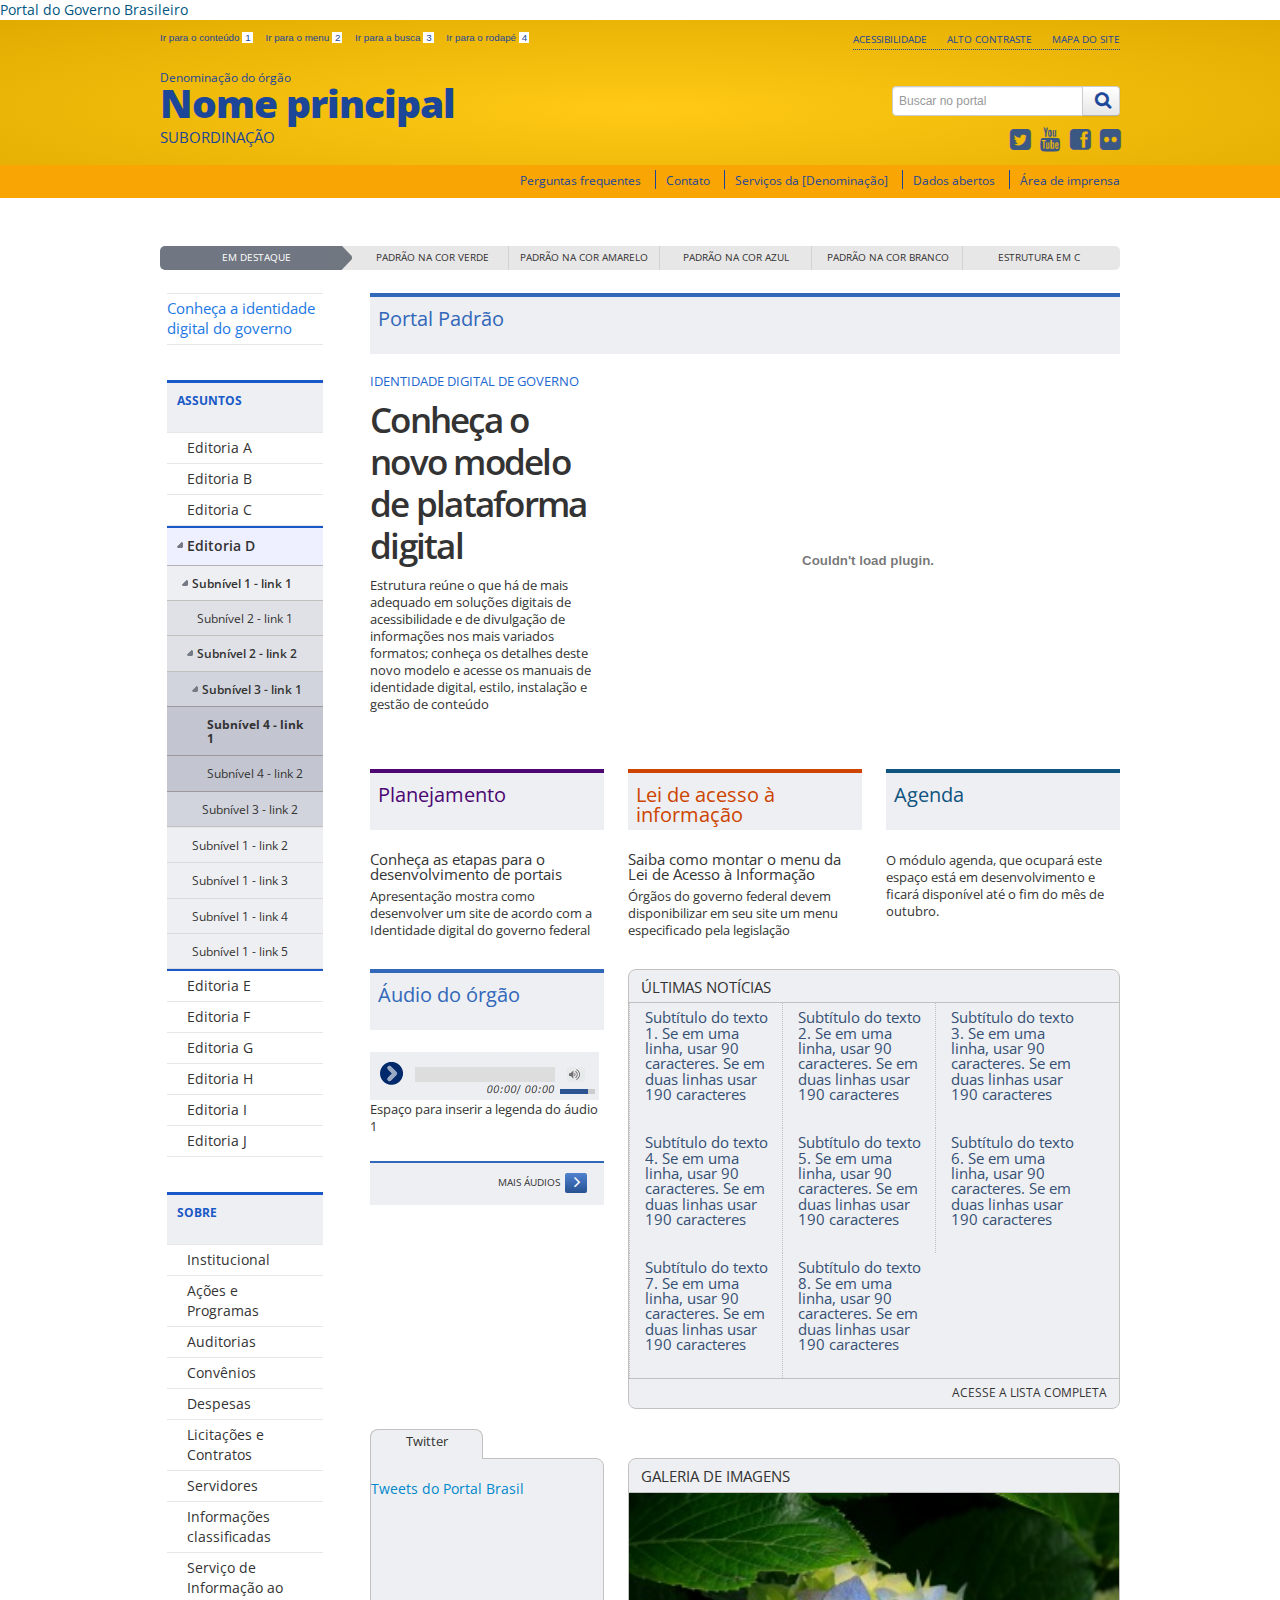
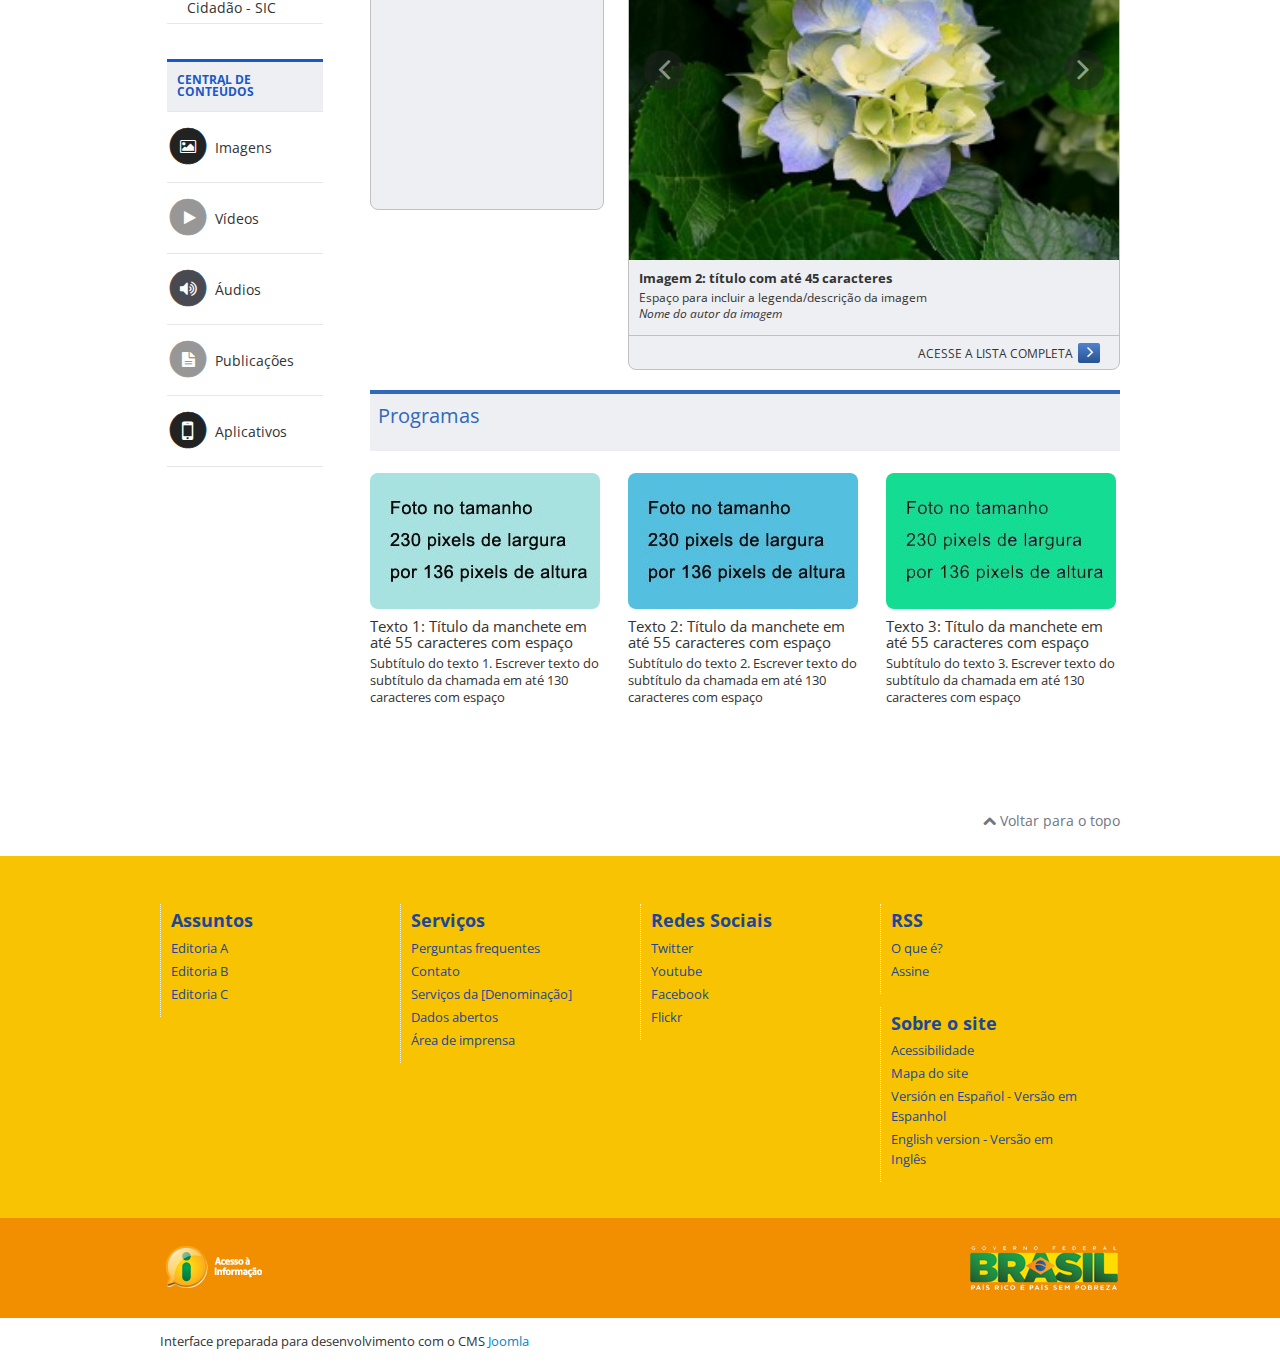
<file: index-amarelo.html>
<!DOCTYPE html>
<!--[if lt IE 7]>      <html class="no-js lt-ie9 lt-ie8 lt-ie7" lang="pt-br" dir="ltr"> <![endif]-->
<!--[if IE 7]>         <html class="no-js lt-ie9 lt-ie8" lang="pt-br" dir="ltr"> <![endif]-->
<!--[if IE 8]>         <html class="no-js lt-ie9" lang="pt-br" dir="ltr"> <![endif]-->
<!--[if gt IE 8]><!--> <html class="no-js" lang="pt-br" dir="ltr"> <!--<![endif]-->
<head>
	<meta charset="utf-8" />
	<title>Portal Modelo - interface 1.0</title>
	<!-- <base href="" /> -->
	<meta name="keywords" content="" />
	<meta name="author" content="Joomla Calango - Joomla User Group Oficial" />
	<meta name="viewport" content="width=device-width, initial-scale=1.0" />
	<meta name="description" content="" />
	<meta name="generator" content="Joomla! - Open Source Content Management" />
	<!--[if lt IE 9]><script src="js/html5shiv.js"></script><![endif]-->
	<link href="img/favicon.ico" rel="shortcut icon" type="image/vnd.microsoft.icon" />
	<link rel="stylesheet" href="bootstrap/css/bootstrap.min.css" type='text/css'/>
	<link rel="stylesheet" href="css/template-amarelo.css" type='text/css'/>		
	<link rel="stylesheet" href="font-awesome/css/font-awesome.min.css" type='text/css'/>
	<!--[if lt IE 10]><link rel="stylesheet" href="css/ie.css" /><![endif]-->
	<!--[if lt IE 9]><link rel="stylesheet" href="css/ie8.css" /><![endif]-->
	<!--[if lt IE 8]><link rel="stylesheet" href="css/ie7.css" /><link rel="stylesheet" href="font-awesome/css/font-awesome-ie7.min.css" /><![endif]-->
	<link href='http://fonts.googleapis.com/css?family=Open+Sans:400italic,400,600,800,700' rel='stylesheet' type='text/css'>
</head>
<body>
	<a class="hide" id="topo" href="#accessibility">Ir direto para menu de acessibilidade.</a>
	<noscript>
	  <div class="error minor-font">
        Seu navegador de internet está sem suporte à JavaScript. Por esse motivo algumas funcionalidades do site podem não estar acessíveis.
      </div>
	</noscript>
	<!--[if lt IE 7]><center><strong>Atenção, a versão de seu navegador não é compatível com este sítio. Atualize seu navegador.</strong></center><![endif]-->
	<!-- barra do governo -->
	<div id="barra-brasil">
		<a href="http://brasil.gov.br" title="Acesse para conhecer todos os serviços e informações do Governo Brasileiro na Internet.">Portal do Governo Brasileiro</a>		
    </div>
    <!-- fim barra do governo -->
    <div class="layout">
    	<header>
    		<div class="container"> 
	    		<div class="row-fluid">    			   			
					<div class="span6 accessibility-container">
						<ul id="accessibility">
							<li>
								<a accesskey="1" href="#content" id="link-conteudo">
									Ir para o conte&uacute;do
									<span>1</span>
								</a>
							</li>
							<li>
								<a accesskey="2" href="#navigation" id="link-navegacao">
									Ir para o menu
									<span>2</span>
								</a>
							</li>
							<li>
								<a accesskey="3" href="#portal-searchbox" id="link-buscar">
									Ir para a busca
									<span>3</span>
								</a>
							</li>
							<li>
								<a accesskey="4" href="#footer" id="link-rodape">
									Ir para o rodap&eacute;
									<span>4</span>
								</a>
							</li>
						</ul>						
					</div>
					<!-- fim div.span6 -->
					<div class="span6 language-and-actions-container">
						<!-- Descomente para inserir menu de exemplo de idiomas no topo -->
						<!-- <ul id="language" class="pull-right">
							<li class="language-en">
								<a href="#">EN</a>
							</li>
							<li class="language-es">
								<a href="#">ES</a>
							</li>
						</ul>	 -->				
						<ul id="portal-siteactions" class="pull-right">
							<li>
								<a accesskey="5" href="acessibilidade.html">Acessibilidade</a>
							</li>
							<li>
								<a accesskey="6" href="#" class="toggle-contraste">Alto Contraste</a>
							</li>
							<li>
								<a accesskey="7" href="#">Mapa do Site</a>
							</li>
						</ul>
					</div>
					<!-- fim div.span6 -->    
				</div>
				<!-- fim .row-fluid -->
				<div class="row-fluid">
					<div id="logo" class="span8">
						<a href="index.html" title="Descrição do Portal Padrão">
							<span class="portal-title-1">Denominação do órgão</span>
							<h1 class="portal-title corto">Nome principal</h1>
							<span class="portal-description">Subordinação</span>
						</a>
					</div>
					<!-- fim .span8 -->
					<div class="span4">					
						<div id="portal-searchbox" class="row">
							<form action="#" class="pull-right">
								<fieldset>
									<legend class="hide">Busca</legend>
									<h2 class="hidden">Buscar no portal</h2>
									<div class="input-append">
										<label for="portal-searchbox-field" class="hide">Busca: </label>
										<input type="text" id="portal-searchbox-field" class="searchField" placeholder="Buscar no portal" title="Buscar no portal" name="searchterm">		
										<button type="button" class="btn searchButton"><span class="hide">Buscar</span><i class="icon-search"></i></button>
									</div>									
								</fieldset>
							</form>
						</div>
						<!-- fim div#portal-searchbox.row -->
						<div id="social-icons" class="row">
							<h2 class="hidden">Redes Sociais</h2>
							<ul class="pull-right">
								<li class="portalredes-item"><a title="Twitter" href="https://twitter.com/twitter">
									<i class="icon-twitter-sign"><span>Twitter</span></i></a>
	    						</li>
	    						<li class="portalredes-item"><a title="YouTube" href="http://youtube.com/youtube">
	    							<i class="icon-youtube"><span>Youtube</span></i></a>
	    						</li>
	    						<li class="portalredes-item"><a title="Facebook" href="http://facebook.com/facebook">
	    							<i class="icon-facebook-sign"><span>Facebook</span></i></a>
	    						</li>
	    						<li class="portalredes-item"><a title="Flickr" href="http://flickr.com/flickr">
	    							<i class="icon-flickr"><span>Flickr</span></i></a>
	    						</li>
							</ul>
						</div>
						<!-- fim div#social-icons.row -->
					</div>
					<!-- fim .span4 -->
				</div>
				<!-- fim .row-fluid -->
			</div>
			<!-- fim div.container -->
			<div class="sobre">
				<div class="container">
					<nav class="menu-servicos pull-right">
						<h2 class="hide">Serviços</h2>
						<ul>
							<li class="portalservicos-item">
								<a title="Perguntas frequentes" href="#">Perguntas frequentes</a>
							</li>
							<li class="portalservicos-item">
								<a title="Contato" href="#">Contato</a>
							</li>
							<li class="portalservicos-item">
								<a title="Serviços da [Denominação]" href="#">Serviços da [Denominação]</a>
							</li>
							<li class="portalservicos-item">
								<a title="Dados abertos" href="#">Dados abertos</a>
							</li>
							<li class="portalservicos-item">
								<a title="Área de imprensa" href="#">Área de imprensa</a>
							</li>
						</ul>
						<span class="hide">Fim do menu de serviços</span>
					</nav>
					<!-- fim #menu-servicos.pull-right -->
				</div>
				<!-- .container -->
			</div>
			<!-- fim .sobre -->			
    	</header>
		<main> 
    		<div class="container">
				<div class="row-fluid">
					<section id="em-destaque">
						<!-- class="duas-linhas" -->
						<h2 class="span2"><span>Em Destaque</span></h2>
						<ul class="span10 n5">    						
							<li>
								<a href="index.html" title="">Padrão na cor verde</a>
							</li>
							<li>
								<a href="index-amarelo.html" title="">Padrão na cor amarelo</a>
							</li>
							<li>
								<a href="index-azul.html" title="">Padrão na cor azul</a>
							</li>
							<li>
								<a href="index-branco.html" title="">Padrão na cor branco</a>
							</li>
							<li>
								<a href="index-estrutura-c.html" title="">Estrutura em C</a>
							</li>							
						</ul>	
						<!-- <li class="ajuste-duas-linhas">Destaque 5</li> -->						
					</section>
				</div>
				<!-- fim .row-fluid -->
				<div class="row-fluid">
					<div id="navigation" class="span3">
						<a href="#" class="visible-phone visible-tablet mainmenu-toggle btn"><i class="icon-list"></i>&nbsp;Menu</a>
						<section id="navigation-section">							
							<span class="hide">Início do menu principal</span>
							<nav class="menu-de-apoio span9">
								<h2 class="hide">Temas relevantes</h2>
								<ul>
									<li><a href="#" title="Conheça a identidade digital do governo">Conheça a identidade digital do governo</a></li>									
								</ul>							
							</nav>
							<nav class="span9 assuntos">
								<h2>Assuntos <i class="icon-chevron-down visible-phone visible-tablet pull-right"></i></h2>
								<ul>
									<li><a href="#" title="Editoria A">Editoria A</a></li>
									<li><a href="#" title="Editoria B">Editoria B</a></li>
									<li><a href="#" title="Editoria C">Editoria C</a></li>								
									<li class="deeper parent"><a href="#" title="Editoria D">Editoria D</a>
										<ul>
											<li class="deeper parent"><a href="#">Subnível 1 - link 1</a>
												<ul>
													<li><a href="#">Subnível 2 - link 1</a></li>
													<li class="deeper parent"><a href="#">Subnível 2 - link 2</a>
														<ul>
															<li class="deeper parent"><a href="#">Subnível 3 - link 1</a>
																<ul>
																	<li class="current"><a href="#">Subnível 4 - link 1</a></li>
																	<li><a href="#">Subnível 4 - link 2</a></li>
																</ul>
															</li>
															<li><a href="#">Subnível 3 - link 2</a></li>
														</ul>
													</li>
												</ul>
											</li>
											<li><a href="#">Subnível 1 - link 2</a></li>
											<li><a href="#">Subnível 1 - link 3</a></li>
											<li><a href="#">Subnível 1 - link 4</a></li>
											<li><a href="#">Subnível 1 - link 5</a></li>
										</ul>
									</li>								
									<li><a href="#" title="Editoria E">Editoria E</a></li>								
									<li><a href="#" title="Editoria F">Editoria F</a></li>								
									<li><a href="#" title="Editoria G">Editoria G</a></li>								
									<li><a href="#" title="Editoria H">Editoria H</a></li>								
									<li><a href="#" title="Editoria I">Editoria I</a></li>								
									<li><a href="#" title="Editoria J">Editoria J</a></li>								
								</ul>
							</nav>
							<nav class="span9 sobre">
								<h2>Sobre <i class="icon-chevron-down visible-phone visible-tablet pull-right"></i></h2>
								<ul>
									<li><a href="#" title="Institucional">Institucional</a></li>
									<li><a href="#" title="Ações e Programas">Ações e Programas</a></li>
									<li><a href="#" title="Auditorias">Auditorias</a></li>
									<li><a href="#" title="Convênios">Convênios</a></li>								
									<li><a href="#" title="Despesas">Despesas</a></li>								
									<li><a href="#" title="Licitações e Contratos">Licitações e Contratos</a></li>							
									<li><a href="#" title="Servidores">Servidores</a></li>								
									<li><a href="#" title="Informações classificadas">Informações classificadas</a></li>
									<li><a href="#" title="Serviço de Informação ao Cidadão - SIC">Serviço de Informação ao Cidadão - SIC</a></li>
								</ul>
							</nav>	
							<nav class="span9 central-conteudos">
								<h2>Central de Conteúdos <i class="icon-chevron-down visible-phone visible-tablet pull-right"></i></h2>
								<ul>
									<li><a href="#" class="imagens" title="Imagens">
										<span class="icon-li icon-stack">
										  <i class="icon-circle icon-stack-base"><span class="hide">&nbsp;</span></i>
										  <i class="icon-picture icon-light"><span class="hide">&nbsp;</span></i>
										</span>
										Imagens</a>
									</li>
									<li><a href="#" class="videos" title="Vídeos">
										<span class="icon-li icon-stack">
										  <i class="icon-circle icon-stack-base"><span class="hide">&nbsp;</span></i>
										  <i class="icon-play icon-light"><span class="hide">&nbsp;</span></i>
										</span>
										Vídeos</a>
									</li>
									<li><a href="#" class="audios" title="Áudios">
										<span class="icon-li icon-stack">
										  <i class="icon-circle icon-stack-base"><span class="hide">&nbsp;</span></i>
										  <i class="icon-volume-up icon-light"><span class="hide">&nbsp;</span></i>
										</span>
										Áudios</a>
									</li>
									<li><a href="#" class="publicacoes" title="Publicações">
										<span class="icon-li icon-stack">
										  <i class="icon-circle icon-stack-base"><span class="hide">&nbsp;</span></i>
										  <i class="icon-file-text icon-light"><span class="hide">&nbsp;</span></i>
										</span>
										Publicações</a>
									</li>
									<li><a href="#" class="aplicativos" title="Aplicativos">
										<span class="icon-li icon-stack">
										  <i class="icon-circle icon-stack-base"><span class="hide">&nbsp;</span></i>
										  <i class="icon-mobile-phone icon-light"><span class="hide">&nbsp;</span></i>
										</span>
										Aplicativos</a>
									</li>
									<!-- descomentar de acordo com necessidade do orgao -->
									<!-- <li><a href="#" class="infograficos" title="Imagens">
										<span class="icon-li icon-stack">
										  <i class="icon-circle icon-stack-base"><span class="hide">&nbsp;</span></i>
										  <i class="icon-columns icon-light"><span class="hide">&nbsp;</span></i>
										</span>
										Infográficos</a>
									</li>
									<li><a href="#" class="estatisticas" title="Estatísticas">
										<span class="icon-li icon-stack">
										  <i class="icon-circle icon-stack-base"><span class="hide">&nbsp;</span></i>
										  <i class="icon-bar-chart icon-light"><span class="hide">&nbsp;</span></i>
										</span>
										Estatísticas</a>
									</li>			 -->													
								</ul>
							</nav>	
							<span class="hide">Fim do menu principal</span>
						</section>					
					</div>
					<!-- fim #navigation.span3 -->
					<div id="content" class="span9">
						<section id="content-section">							
							<span class="hide">Início do conteúdo da página</span>							
							<div class="row-fluid module">							
    							<div class="outstanding-header">
									<h2 class="outstanding-title">Portal Padrão</h2>
    							</div>
    							<section class="module-section">
	    							<div class="span4 no-margin">    								
										<p class="subtitle">Identidade Digital de Governo</p>
										<h1>
								            <a title="Estrutura reúne o que há de mais adequado em soluções digitais de acessibilidade e de divulgação de informações nos mais variados formatos; conheça os detalhes deste novo modelo e acesse os manuais de identidade digital, estilo, instalação e gestão de conteúdo" href="#">Conheça o novo modelo de plataforma digital</a>
								        </h1>
										<p>Estrutura reúne o que há de mais adequado em soluções digitais de acessibilidade e de divulgação de informações nos mais variados formatos; conheça os detalhes deste novo modelo e acesse os manuais de identidade digital, estilo, instalação e gestão de conteúdo</p>											
	    							</div>
	    							<!-- fim .span4 -->
	    							<div class="span8">
	    								<object width="480" height="246"><param value="//www.youtube.com/v/BGzfIhIUF68?version=3&amp;hl=pt_BR&amp;rel=0" name="movie"><param value="true" name="allowFullScreen"><param value="always" name="allowscriptaccess"><embed width="480" height="368" allowfullscreen="true" allowscriptaccess="always" type="application/x-shockwave-flash" src="//www.youtube.com/v/BGzfIhIUF68?version=3&amp;hl=pt_BR&amp;rel=0"></object>
	    							</div>
	    							<!-- fim .span8 -->
    							</section>
							</div>
							<!-- fim .row-fluid -->
							<div class="row-fluid">
								<div class="span4 module variacao-module-01">
									<div class="outstanding-header">
										<h2 class="outstanding-title">Planejamento</h2>
									</div>
									<h3><a href="#">Conheça as etapas para o desenvolvimento de portais</a></h3>
									<p>Apresentação mostra como desenvolver um site de acordo com a Identidade digital do governo federal</p>
			    				</div>
			    				<div class="span4 module variacao-module-02">
									<div class="outstanding-header">
										<h2 class="outstanding-title">Lei de acesso à informação</h2>
									</div>
									<h3><a href="#">Saiba como montar o menu da Lei de Acesso à Informação</a></h3>
		    						<p>Órgãos do governo federal devem disponibilizar em seu site um menu especificado pela legislação</p>
			    				</div>
			    				<div class="span4 module variacao-module-03">
									<div class="outstanding-header">
										<h2 class="outstanding-title">Agenda</h2>
									</div>
									<p>O módulo agenda, que ocupará este espaço está em desenvolvimento e ficará disponível até o fim do mês de outubro.</p>
			    				</div>
							</div>
							<!-- fim .row-fluid -->
							<div class="row-fluid">
								<div class="span4 module">									
									<div class="outstanding-header">
										<h2 class="outstanding-title">Áudio do órgão</h2>
									</div>
									<img src="images/fake-player-audio.png" alt="Player ainda será desenvolvido ou adaptado.">
									<p>Espaço para inserir a legenda do áudio 1</p>
									<div class="outstanding-footer">
										<a href="#" class="outstanding-link">
											<span class="text">Mais áudios</span>
											<span class="icon-box">											 
											  <i class="icon-angle-right icon-light"><span class="hide">&nbsp;</span></i>
											</span>
										</a>
								    </div>									
								</div>
								<!-- fim .span4 .module -->
								<div class="span8 module module-box-01">									
									<div class="header">
										<h2 class="title">Últimas notícias</h2>
									</div>
									<ul class="lista row-fluid">
										<li class="span4">
											<h3><a href="#" title="Subtítulo do texto 1. Se em uma linha, usar 90 caracteres. Se em duas linhas usar 190 caracteres">Subtítulo do texto 1. Se em uma linha, usar 90 caracteres. Se em duas linhas usar 190 caracteres</a></h3>
										</li>
										<li class="span4">
											<h3><a href="#" title="Subtítulo do texto 2. Se em uma linha, usar 90 caracteres. Se em duas linhas usar 190 caracteres">Subtítulo do texto 2. Se em uma linha, usar 90 caracteres. Se em duas linhas usar 190 caracteres</a></h3>
										</li>
										<li class="span4">
											<h3><a href="#" title="Subtítulo do texto 3. Se em uma linha, usar 90 caracteres. Se em duas linhas usar 190 caracteres">Subtítulo do texto 3. Se em uma linha, usar 90 caracteres. Se em duas linhas usar 190 caracteres</a></h3>
										</li>
										<li class="span4">
											<h3><a href="#" title="Subtítulo do texto 4. Se em uma linha, usar 90 caracteres. Se em duas linhas usar 190 caracteres">Subtítulo do texto 4. Se em uma linha, usar 90 caracteres. Se em duas linhas usar 190 caracteres</a></h3>
										</li>
										<li class="span4">
											<h3><a href="#" title="Subtítulo do texto 5. Se em uma linha, usar 90 caracteres. Se em duas linhas usar 190 caracteres">Subtítulo do texto 5. Se em uma linha, usar 90 caracteres. Se em duas linhas usar 190 caracteres</a></h3>
										</li>
										<li class="span4">
											<h3><a href="#" title="Subtítulo do texto 6. Se em uma linha, usar 90 caracteres. Se em duas linhas usar 190 caracteres">Subtítulo do texto 6. Se em uma linha, usar 90 caracteres. Se em duas linhas usar 190 caracteres</a></h3>
										</li>
										<li class="span4">
											<h3><a href="#" title="Subtítulo do texto 7. Se em uma linha, usar 90 caracteres. Se em duas linhas usar 190 caracteres">Subtítulo do texto 7. Se em uma linha, usar 90 caracteres. Se em duas linhas usar 190 caracteres</a></h3>
										</li>
										<li class="span4">
											<h3><a href="#" title="Subtítulo do texto 8. Se em uma linha, usar 90 caracteres. Se em duas linhas usar 190 caracteres">Subtítulo do texto 8. Se em uma linha, usar 90 caracteres. Se em duas linhas usar 190 caracteres</a></h3>
										</li>
									</ul>
									<div class="footer">
										<a href="#" class="link">Acesse a lista completa</a>
									</div>									
								</div>
								<!-- fim .span8 .module -->
							</div>
							<!-- fim .row-fluid -->
							<div class="row-fluid">
								<div class="span4 module module-twitter-facebook">
									<div class="header tabs row-fluid">
										<h2 class="title active span6">Twitter</h2>
										<h2 class="title span6 hide">Facebook</h2>
									</div>
									<div class="pane">
										<div class="twitter-content">
								            <a height="350" data-widget-id="388035310119964672" href="https://twitter.com/Portal%20Brasil" class="twitter-timeline"><br />Tweets do Portal Brasil</a>
								            <script>!function(d,s,id){var js,fjs=d.getElementsByTagName(s)[0],p=/^http:/.test(d.location)?'http':'https';if(!d.getElementById(id)){js=d.createElement(s);js.id=id;js.src=p+"://platform.twitter.com/widgets.js";fjs.parentNode.insertBefore(js,fjs);}}(document,"script","twitter-wjs");</script><noscript>
								                <div class="error">
								                  <p>Javascript desativado.</p>
								                  <p><a href="https://twitter.com/portalbrasil">Micro-blog Twitter do Portal Brasil</a></p>
								                </div>
								            </noscript>
								        </div>								       
									</div>
								</div>
								<!-- fim .span4 .module -->
								<div class="span8 module module-box-01 module-box-01-top-adjust">
									<div class="header">
										<h2 class="title">Galeria de imagens</h2>
									</div>
									<div class="gallery-pane">
										<!-- inicio galeria -->
										<div class="carousel slide" id="gallery-carousel">
									      <div class="carousel-inner">
									        <div class="item">
									          <img alt="Foto de paisagem de montanhas" src="images/image.jpg">
									          
									          <div class="galleria-info">
									          	<div class="galleria-info-text">
									          		<div class="galleria-info-title">
									          			<h3><a href="http://portalpadrao.plone.org.br/conteudos-de-marcacao/imagem-1-titulo-com-ate-45-caracteres/view">Imagem 1: título com até 45 caracteres</a></h3>
									          		</div>
									          		<div class="galleria-info-description">Espaço para incluir a legenda/descrição da imagem</div>
									          		<div data-index="0" style="display: block;" class="rights">Nome do autor da imagem</div>
									          	</div>
									          </div>

									        </div>
									        <div class="item active">
									          <img alt="Foto de flor delicada cercada de folhas verdes" src="images/image2.jpg">
									          
									          <div class="galleria-info">
									          	<div class="galleria-info-text">
									          		<div class="galleria-info-title">
									          			<h3><a href="http://portalpadrao.plone.org.br/conteudos-de-marcacao/imagem-1-titulo-com-ate-45-caracteres/view">Imagem 2: título com até 45 caracteres</a></h3>
									          		</div>
									          		<div class="galleria-info-description">Espaço para incluir a legenda/descrição da imagem</div>
									          		<div data-index="0" style="display: block;" class="rights">Nome do autor da imagem</div>
									          	</div>
									          </div>
									          
									        </div>
									        <div class="item">
									          <img alt="Foto de 3 pinguins" src="images/image3.jpg">
									          
									          <div class="galleria-info">
									          	<div class="galleria-info-text">
									          		<div class="galleria-info-title">
									          			<h3><a href="http://portalpadrao.plone.org.br/conteudos-de-marcacao/imagem-1-titulo-com-ate-45-caracteres/view">Imagem 3: título com até 45 caracteres</a></h3>
									          		</div>
									          		<div class="galleria-info-description">Espaço para incluir a legenda/descrição da imagem</div>
									          		<div data-index="0" style="display: block;" class="rights">Nome do autor da imagem</div>
									          	</div>
									          </div>
									          
									        </div>
									        <div class="item">
									          <img alt="Foto de várias flores" src="images/image4.jpg">
									          
									          <div class="galleria-info">
									          	<div class="galleria-info-text">
									          		<div class="galleria-info-title">
									          			<h3><a href="http://portalpadrao.plone.org.br/conteudos-de-marcacao/imagem-1-titulo-com-ate-45-caracteres/view">Imagem 4: título com até 45 caracteres</a></h3>
									          		</div>
									          		<div class="galleria-info-description">Espaço para incluir a legenda/descrição da imagem</div>
									          		<div data-index="0" style="display: block;" class="rights">Nome do autor da imagem</div>
									          	</div>
									          </div>
									          
									        </div>
									      </div>
									      <a data-slide="prev" href="#gallery-carousel" class="left carousel-control"><i class="icon-angle-left"></i><span class="hide">Mover foto esquerda</span></a>
									      <!-- separador para fins de acessibilidade <--><span class="hide">&nbsp;</span></--><!-- fim separador para fins de acessibilidade -->
									      <a data-slide="next" href="#gallery-carousel" class="right carousel-control"><i class="icon-angle-right"></i><span class="hide">Mover foto esquerda</span></a>
									    </div>
										<!-- fim galeria -->
									</div>
									<div class="footer">
										<a href="#" class="outstanding-link"><span class="text">Acesse a lista completa</span>
											<span class="icon-box">											 
											  <i class="icon-angle-right icon-light"><span class="hide">&nbsp;</span></i>
											</span>
										</a>
									</div>
								</div>
								<!-- fim .span8 .module -->
							</div>
							<!-- fim .row-fluid -->
							<div class="row-fluid">
								<div class="span12 module">
									<div class="outstanding-header">
										<h2 class="outstanding-title">Programas</h2>
									</div>
									<div class="span4 no-margin">
										<a href="#" class="img-rounded"><img src="images/8309509b-fd4a-4c6c-be30-e8ce75642bcc.jpeg" alt="imagem decorativa"></a>
										<h2><a href="#">Texto 1: Título da manchete em até 55 caracteres com espaço</a></h2>
										<p>Subtítulo do texto 1. Escrever texto do subtítulo da chamada em até 130 caracteres com espaço</p>
				    				</div>
				    				<!-- fim .span4 .no-margin -->
				    				<div class="span4">
										<a href="#" class="img-rounded"><img src="images/4ae7baa4-f707-4b34-a01e-9c5fe45f00b9.jpeg" alt="imagem decorativa"></a>
										<h2><a href="#">Texto 2: Título da manchete em até 55 caracteres com espaço</a></h2>
			    						<p>Subtítulo do texto 2. Escrever texto do subtítulo da chamada em até 130 caracteres com espaço</p>
				    				</div>
				    				<!-- fim .span4 -->
				    				<div class="span4">
										<a href="#" class="img-rounded"><img src="images/c11b62ec-4a89-4707-a39e-9413b20cf235.jpeg" alt="imagem decorativa"></a>
										<h2><a href="#">Texto 3: Título da manchete em até 55 caracteres com espaço</a></h2>
			    						<p>Subtítulo do texto 3. Escrever texto do subtítulo da chamada em até 130 caracteres com espaço</p>
				    				</div>
				    				<!-- fim .span4 -->
								</div>
								<!-- fim .span12 .module -->
							</div>
							<!-- fim .row-fluid -->
							<span class="hide">Fim do conteúdo da página</span>							
						</section>
					</div>
					<!-- fim #content.span9 -->
				</div>
				<!-- fim .row-fluid -->
			</div>
			<!-- fim .container -->
		</main>
    	<footer>
    		<div class="footer-atalhos">
    			<div class="container">
    				<div class="pull-right voltar-ao-topo"><a href="#portal-siteactions"><i class="icon-chevron-up"></i>&nbsp;Voltar para o topo</a></div>
    			</div>
    		</div>
    		<div class="container container-menus">
    			<div id="footer" class="row footer-menus">
    				<span class="hide">Início da navegação de rodapé</span>
    				<div class="span3">
						<nav class="row assuntos nav">
							<h2>Assuntos</h2>
							<ul>
								<li><a href="#" title="Editoria A">Editoria A</a></li>
								<li><a href="#" title="Editoria B">Editoria B</a></li>
								<li><a href="#" title="Editoria C">Editoria C</a></li>								
							</ul>
						</nav>    					
    				</div>
					<div class="span3">
						<nav class="row servicos nav">
							<h2>Serviços</h2>
							<ul>
								<li class="portalservicos-item">
									<a title="Perguntas frequentes" href="#">Perguntas frequentes</a>
								</li>
								<li class="portalservicos-item">
									<a title="Contato" href="#">Contato</a>
								</li>
								<li class="portalservicos-item">
									<a title="Serviços da [Denominação]" href="#">Serviços da [Denominação]</a>
								</li>
								<li class="portalservicos-item">
									<a title="Dados abertos" href="#">Dados abertos</a>
								</li>
								<li class="portalservicos-item">
									<a title="Área de imprensa" href="#">Área de imprensa</a>
								</li>
							</ul>
						</nav>							
					</div>
					<div class="span3">
						<nav class="row redes-sociais nav">
							<h2>Redes Sociais</h2>
							<ul>
								<li class="portalredes-item"><a title="Twitter" href="https://twitter.com/twitter">
	    							Twitter</a>
	    						</li>
	    						<li class="portalredes-item"><a title="YouTube" href="http://youtube.com/youtube">
	    							Youtube</a>
	    						</li>
	    						<li class="portalredes-item"><a title="Facebook" href="http://facebook.com/facebook">
	    							Facebook</a>
	    						</li>
	    						<li class="portalredes-item"><a title="Flickr" href="http://flickr.com/flickr">
	    							Flickr</a>
	    						</li>
							</ul>
						</nav>						
					</div>
					<div class="span3">
						<nav class="row rss nav">
							<h2>RSS</h2>
							<ul>
								<li><a href="#" title="O que é?">O que é?</a></li>
								<li><a href="#" title="Assine">Assine</a></li>
							</ul>
						</nav>
						<nav class="row sobre nav">
							<h2>Sobre o site</h2>
							<ul>
								<li><a href="#">Acessibilidade</a></li>
								<li><a href="#">Mapa do site</a></li>
								<li><a href="#">Versión en Español - Versão em Espanhol</a></li>
								<li><a href="#">English version - Versão em Inglês</a></li>
							</ul>
						</nav>
					</div>
					<span class="hide">Fim da navegação de rodapé</span>					
    			</div>
    			<!-- fim .row -->
    		</div>
    		<!-- fim .container -->
			<div class="footer-logos">
				<div class="container">
					<a href="http://www.acessoainformacao.gov.br/" class="logo-acesso pull-left"><img src="images/acesso-a-informacao.png" alt="Acesso a Informação"></a>
					<!-- separador para fins de acessibilidade <--><span class="hide">&nbsp;</span></--><!-- fim separador para fins de acessibilidade -->
					<a href="http://www.brasil.gov.br/" class="brasil pull-right"><img src="images/brasil.png" alt="Brasil - Governo Federal"></a>
				</div>				
			</div>
			<div class="footer-ferramenta">
				<div class="container">
					<p>Interface preparada para desenvolvimento com o CMS <a href="http://www.joomla.org">Joomla</a></p>		
				</div>				
			</div>
    		<div class="footer-atalhos visible-phone">
    			<div class="container">
    				<span class="hide">Fim do conteúdo da página</span>
    				<div class="pull-right voltar-ao-topo"><a href="#portal-siteactions"><i class="icon-chevron-up"></i>&nbsp;Voltar para o topo</a></div>
    			</div>
    		</div>
    	</footer>		
    </div>
	<!-- fim div#wrapper -->	
	<!-- scripts principais -->	
	<script src="js/jquery.min.js" type="text/javascript"></script><noscript>&nbsp;<!-- item para fins de acessibilidade --></noscript>
	<script src="js/jquery-noconflict.js" type="text/javascript"></script><noscript>&nbsp;<!-- item para fins de acessibilidade --></noscript>
	<script src="bootstrap/js/bootstrap.min.js" type="text/javascript"></script><noscript>&nbsp;<!-- item para fins de acessibilidade --></noscript>
	<script src="js/jquery.cookie.js" type="text/javascript"></script><noscript>&nbsp;<!-- item para fins de acessibilidade --></noscript>
	<script src="js/template.js" type="text/javascript"></script><noscript>&nbsp;<!-- item para fins de acessibilidade --></noscript>
	<!-- Script do portal Brasil deve ficar preferencialmente no rodape para nao atrasar o carregamento da pagina principal -->
	<script src="http://barra.brasil.gov.br/barra.js?cor=verde" type="text/javascript"></script><noscript>&nbsp;<!-- item para fins de acessibilidade --></noscript>
</body>
</html>
</file>
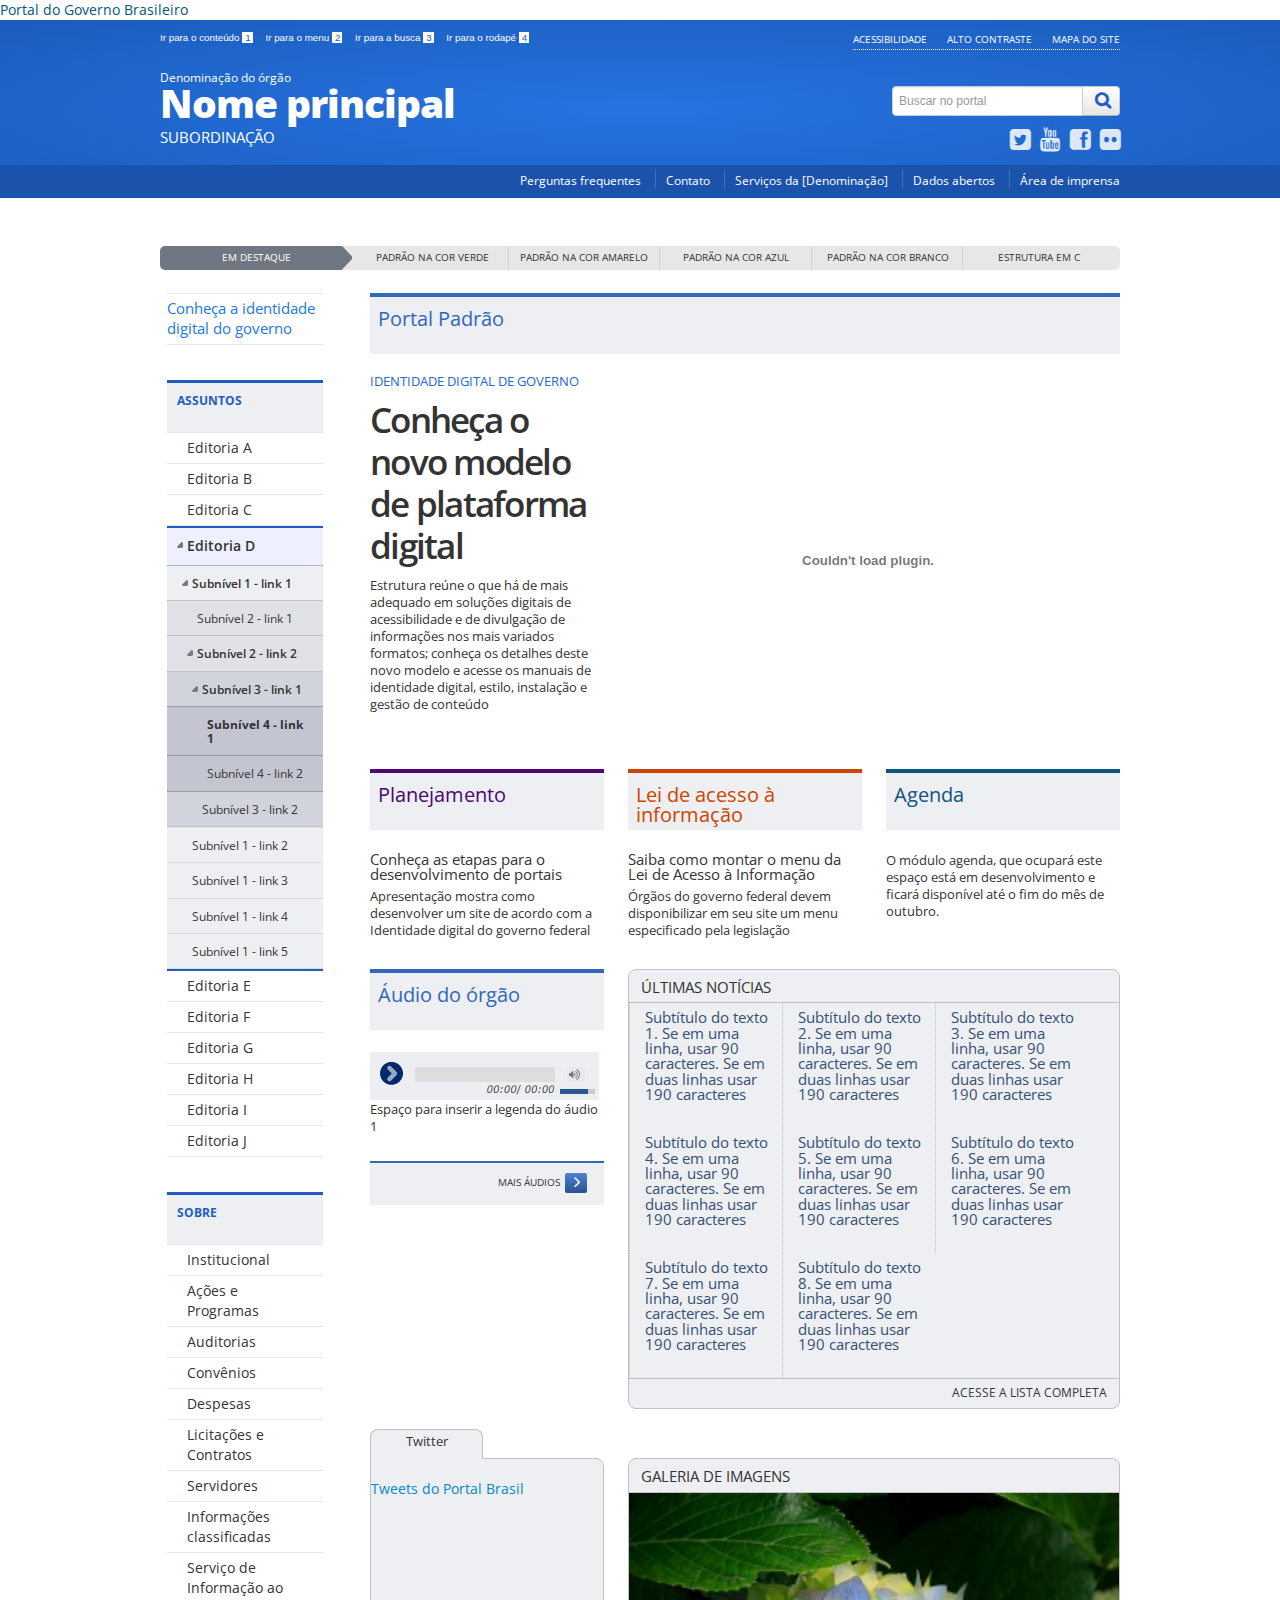
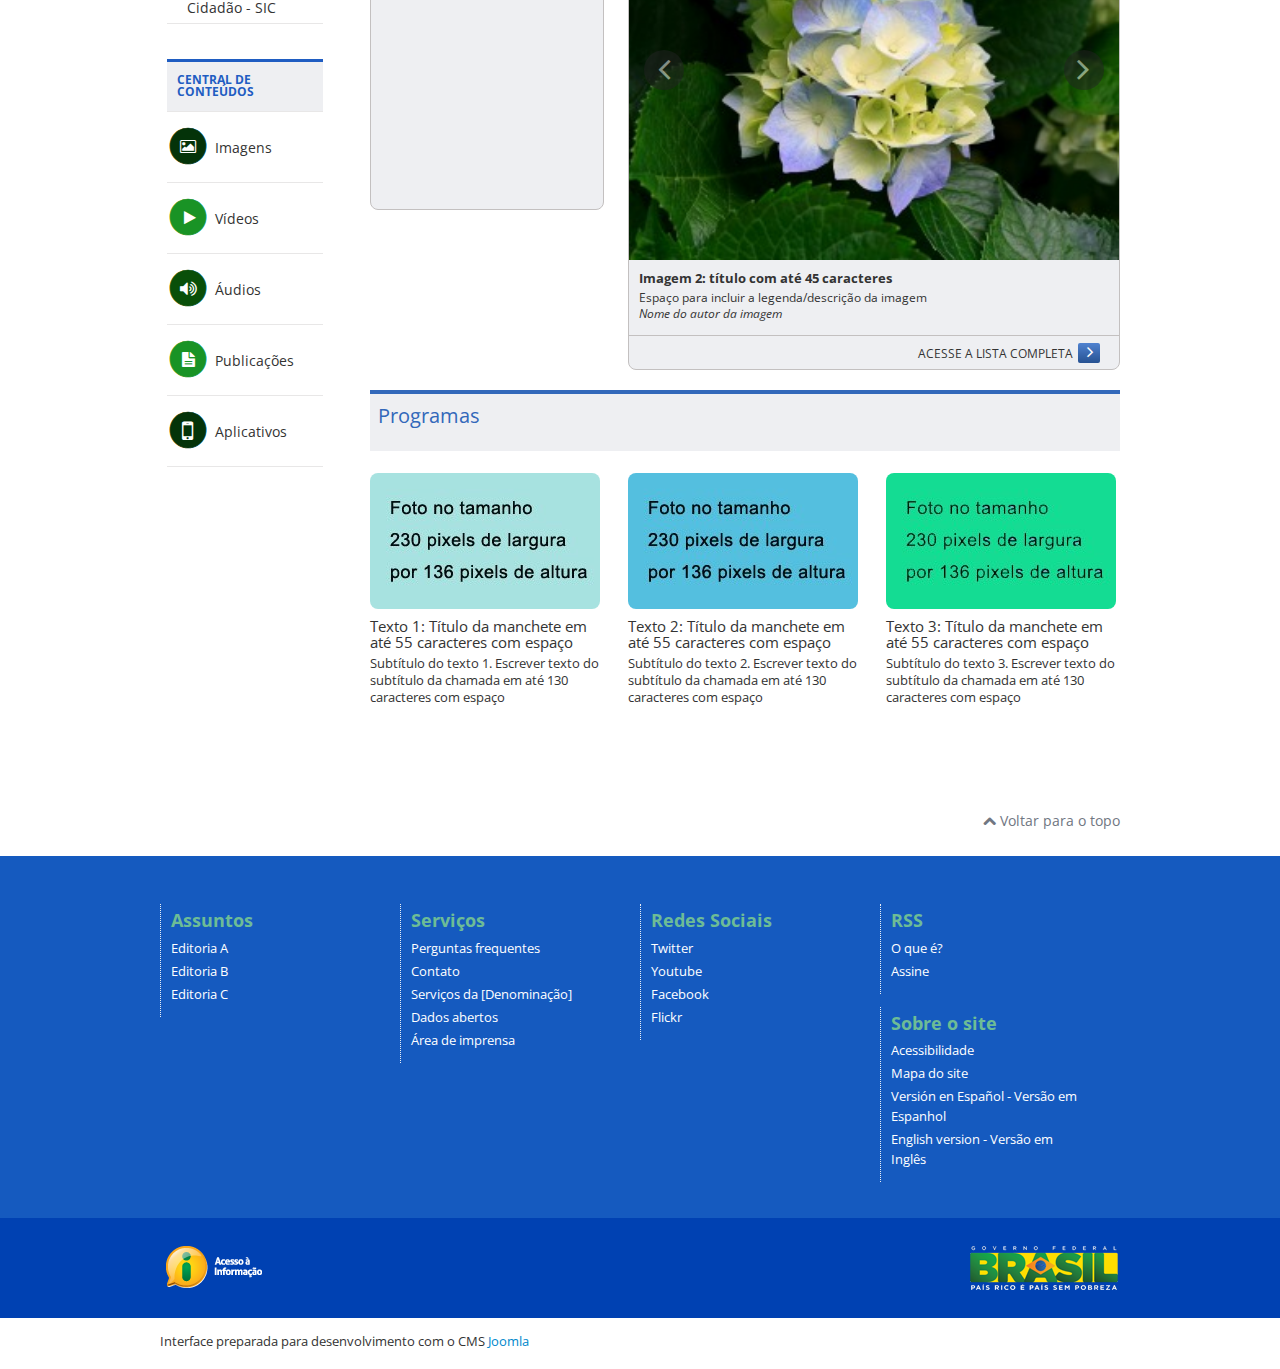
<file: index-azul.html>
<!DOCTYPE html>
<!--[if lt IE 7]>      <html class="no-js lt-ie9 lt-ie8 lt-ie7" lang="pt-br" dir="ltr"> <![endif]-->
<!--[if IE 7]>         <html class="no-js lt-ie9 lt-ie8" lang="pt-br" dir="ltr"> <![endif]-->
<!--[if IE 8]>         <html class="no-js lt-ie9" lang="pt-br" dir="ltr"> <![endif]-->
<!--[if gt IE 8]><!--> <html class="no-js" lang="pt-br" dir="ltr"> <!--<![endif]-->
<head>
	<meta charset="utf-8" />
	<title>Portal Modelo - interface 1.0</title>
	<!-- <base href="" /> -->
	<meta name="keywords" content="" />
	<meta name="author" content="Joomla Calango - Joomla User Group Oficial" />
	<meta name="viewport" content="width=device-width, initial-scale=1.0" />
	<meta name="description" content="" />
	<meta name="generator" content="Joomla! - Open Source Content Management" />
	<!--[if lt IE 9]><script src="js/html5shiv.js"></script><![endif]-->
	<link href="img/favicon.ico" rel="shortcut icon" type="image/vnd.microsoft.icon" />
	<link rel="stylesheet" href="bootstrap/css/bootstrap.min.css" type='text/css'/>
	<link rel="stylesheet" href="css/template-azul.css" type='text/css'/>		
	<link rel="stylesheet" href="font-awesome/css/font-awesome.min.css" type='text/css'/>
	<!--[if lt IE 10]><link rel="stylesheet" href="css/ie.css" /><![endif]-->
	<!--[if lt IE 9]><link rel="stylesheet" href="css/ie8.css" /><![endif]-->
	<!--[if lt IE 8]><link rel="stylesheet" href="css/ie7.css" /><link rel="stylesheet" href="font-awesome/css/font-awesome-ie7.min.css" /><![endif]-->
	<link href='http://fonts.googleapis.com/css?family=Open+Sans:400italic,400,600,800,700' rel='stylesheet' type='text/css'>
</head>
<body>
	<a class="hide" id="topo" href="#accessibility">Ir direto para menu de acessibilidade.</a>
	<noscript>
	  <div class="error minor-font">
        Seu navegador de internet está sem suporte à JavaScript. Por esse motivo algumas funcionalidades do site podem não estar acessíveis.
      </div>
	</noscript>
	<!--[if lt IE 7]><center><strong>Atenção, a versão de seu navegador não é compatível com este sítio. Atualize seu navegador.</strong></center><![endif]-->
	<!-- barra do governo -->
	<div id="barra-brasil">
		<a href="http://brasil.gov.br" title="Acesse para conhecer todos os serviços e informações do Governo Brasileiro na Internet.">Portal do Governo Brasileiro</a>		
    </div>
    <!-- fim barra do governo -->
    <div class="layout">
    	<header>
    		<div class="container"> 
	    		<div class="row-fluid">    			   			
					<div class="span6 accessibility-container">
						<ul id="accessibility">
							<li>
								<a accesskey="1" href="#content" id="link-conteudo">
									Ir para o conte&uacute;do
									<span>1</span>
								</a>
							</li>
							<li>
								<a accesskey="2" href="#navigation" id="link-navegacao">
									Ir para o menu
									<span>2</span>
								</a>
							</li>
							<li>
								<a accesskey="3" href="#portal-searchbox" id="link-buscar">
									Ir para a busca
									<span>3</span>
								</a>
							</li>
							<li>
								<a accesskey="4" href="#footer" id="link-rodape">
									Ir para o rodap&eacute;
									<span>4</span>
								</a>
							</li>
						</ul>						
					</div>
					<!-- fim div.span6 -->
					<div class="span6 language-and-actions-container">
						<!-- Descomente para inserir menu de exemplo de idiomas no topo -->
						<!-- <ul id="language" class="pull-right">
							<li class="language-en">
								<a href="#">EN</a>
							</li>
							<li class="language-es">
								<a href="#">ES</a>
							</li>
						</ul>	 -->				
						<ul id="portal-siteactions" class="pull-right">
							<li>
								<a accesskey="5" href="acessibilidade.html">Acessibilidade</a>
							</li>
							<li>
								<a accesskey="6" href="#" class="toggle-contraste">Alto Contraste</a>
							</li>
							<li>
								<a accesskey="7" href="#">Mapa do Site</a>
							</li>
						</ul>
					</div>
					<!-- fim div.span6 -->    
				</div>
				<!-- fim .row-fluid -->
				<div class="row-fluid">
					<div id="logo" class="span8">
						<a href="index.html" title="Descrição do Portal Padrão">
							<span class="portal-title-1">Denominação do órgão</span>
							<h1 class="portal-title corto">Nome principal</h1>
							<span class="portal-description">Subordinação</span>
						</a>
					</div>
					<!-- fim .span8 -->
					<div class="span4">					
						<div id="portal-searchbox" class="row">
							<form action="#" class="pull-right">
								<fieldset>
									<legend class="hide">Busca</legend>
									<h2 class="hidden">Buscar no portal</h2>
									<div class="input-append">
										<label for="portal-searchbox-field" class="hide">Busca: </label>
										<input type="text" id="portal-searchbox-field" class="searchField" placeholder="Buscar no portal" title="Buscar no portal" name="searchterm">		
										<button type="button" class="btn searchButton"><span class="hide">Buscar</span><i class="icon-search"></i></button>
									</div>									
								</fieldset>
							</form>
						</div>
						<!-- fim div#portal-searchbox.row -->
						<div id="social-icons" class="row">
							<h2 class="hidden">Redes Sociais</h2>
							<ul class="pull-right">
								<li class="portalredes-item"><a title="Twitter" href="https://twitter.com/twitter">
									<i class="icon-twitter-sign"><span>Twitter</span></i></a>
	    						</li>
	    						<li class="portalredes-item"><a title="YouTube" href="http://youtube.com/youtube">
	    							<i class="icon-youtube"><span>Youtube</span></i></a>
	    						</li>
	    						<li class="portalredes-item"><a title="Facebook" href="http://facebook.com/facebook">
	    							<i class="icon-facebook-sign"><span>Facebook</span></i></a>
	    						</li>
	    						<li class="portalredes-item"><a title="Flickr" href="http://flickr.com/flickr">
	    							<i class="icon-flickr"><span>Flickr</span></i></a>
	    						</li>
							</ul>
						</div>
						<!-- fim div#social-icons.row -->
					</div>
					<!-- fim .span4 -->
				</div>
				<!-- fim .row-fluid -->
			</div>
			<!-- fim div.container -->
			<div class="sobre">
				<div class="container">
					<nav class="menu-servicos pull-right">
						<h2 class="hide">Serviços</h2>
						<ul>
							<li class="portalservicos-item">
								<a title="Perguntas frequentes" href="#">Perguntas frequentes</a>
							</li>
							<li class="portalservicos-item">
								<a title="Contato" href="#">Contato</a>
							</li>
							<li class="portalservicos-item">
								<a title="Serviços da [Denominação]" href="#">Serviços da [Denominação]</a>
							</li>
							<li class="portalservicos-item">
								<a title="Dados abertos" href="#">Dados abertos</a>
							</li>
							<li class="portalservicos-item">
								<a title="Área de imprensa" href="#">Área de imprensa</a>
							</li>
						</ul>
						<span class="hide">Fim do menu de serviços</span>
					</nav>
					<!-- fim #menu-servicos.pull-right -->
				</div>
				<!-- .container -->
			</div>
			<!-- fim .sobre -->			
    	</header>
		<main> 
    		<div class="container">
				<div class="row-fluid">
					<section id="em-destaque">
						<!-- class="duas-linhas" -->
						<h2 class="span2"><span>Em Destaque</span></h2>
						<ul class="span10 n5">    						
							<li>
								<a href="index.html" title="">Padrão na cor verde</a>
							</li>
							<li>
								<a href="index-amarelo.html" title="">Padrão na cor amarelo</a>
							</li>
							<li>
								<a href="index-azul.html" title="">Padrão na cor azul</a>
							</li>
							<li>
								<a href="index-branco.html" title="">Padrão na cor branco</a>
							</li>
							<li>
								<a href="index-estrutura-c.html" title="">Estrutura em C</a>
							</li>							
						</ul>	
						<!-- <li class="ajuste-duas-linhas">Destaque 5</li> -->						
					</section>
				</div>
				<!-- fim .row-fluid -->
				<div class="row-fluid">
					<div id="navigation" class="span3">
						<a href="#" class="visible-phone visible-tablet mainmenu-toggle btn"><i class="icon-list"></i>&nbsp;Menu</a>
						<section id="navigation-section">							
							<span class="hide">Início do menu principal</span>
							<nav class="menu-de-apoio span9">
								<h2 class="hide">Temas relevantes</h2>
								<ul>
									<li><a href="#" title="Conheça a identidade digital do governo">Conheça a identidade digital do governo</a></li>									
								</ul>							
							</nav>
							<nav class="span9 assuntos">
								<h2>Assuntos <i class="icon-chevron-down visible-phone visible-tablet pull-right"></i></h2>
								<ul>
									<li><a href="#" title="Editoria A">Editoria A</a></li>
									<li><a href="#" title="Editoria B">Editoria B</a></li>
									<li><a href="#" title="Editoria C">Editoria C</a></li>								
									<li class="deeper parent"><a href="#" title="Editoria D">Editoria D</a>
										<ul>
											<li class="deeper parent"><a href="#">Subnível 1 - link 1</a>
												<ul>
													<li><a href="#">Subnível 2 - link 1</a></li>
													<li class="deeper parent"><a href="#">Subnível 2 - link 2</a>
														<ul>
															<li class="deeper parent"><a href="#">Subnível 3 - link 1</a>
																<ul>
																	<li class="current"><a href="#">Subnível 4 - link 1</a></li>
																	<li><a href="#">Subnível 4 - link 2</a></li>
																</ul>
															</li>
															<li><a href="#">Subnível 3 - link 2</a></li>
														</ul>
													</li>
												</ul>
											</li>
											<li><a href="#">Subnível 1 - link 2</a></li>
											<li><a href="#">Subnível 1 - link 3</a></li>
											<li><a href="#">Subnível 1 - link 4</a></li>
											<li><a href="#">Subnível 1 - link 5</a></li>
										</ul>
									</li>								
									<li><a href="#" title="Editoria E">Editoria E</a></li>								
									<li><a href="#" title="Editoria F">Editoria F</a></li>								
									<li><a href="#" title="Editoria G">Editoria G</a></li>								
									<li><a href="#" title="Editoria H">Editoria H</a></li>								
									<li><a href="#" title="Editoria I">Editoria I</a></li>								
									<li><a href="#" title="Editoria J">Editoria J</a></li>								
								</ul>
							</nav>
							<nav class="span9 sobre">
								<h2>Sobre <i class="icon-chevron-down visible-phone visible-tablet pull-right"></i></h2>
								<ul>
									<li><a href="#" title="Institucional">Institucional</a></li>
									<li><a href="#" title="Ações e Programas">Ações e Programas</a></li>
									<li><a href="#" title="Auditorias">Auditorias</a></li>
									<li><a href="#" title="Convênios">Convênios</a></li>								
									<li><a href="#" title="Despesas">Despesas</a></li>								
									<li><a href="#" title="Licitações e Contratos">Licitações e Contratos</a></li>							
									<li><a href="#" title="Servidores">Servidores</a></li>								
									<li><a href="#" title="Informações classificadas">Informações classificadas</a></li>
									<li><a href="#" title="Serviço de Informação ao Cidadão - SIC">Serviço de Informação ao Cidadão - SIC</a></li>
								</ul>
							</nav>	
							<nav class="span9 central-conteudos">
								<h2>Central de Conteúdos <i class="icon-chevron-down visible-phone visible-tablet pull-right"></i></h2>
								<ul>
									<li><a href="#" class="imagens" title="Imagens">
										<span class="icon-li icon-stack">
										  <i class="icon-circle icon-stack-base"><span class="hide">&nbsp;</span></i>
										  <i class="icon-picture icon-light"><span class="hide">&nbsp;</span></i>
										</span>
										Imagens</a>
									</li>
									<li><a href="#" class="videos" title="Vídeos">
										<span class="icon-li icon-stack">
										  <i class="icon-circle icon-stack-base"><span class="hide">&nbsp;</span></i>
										  <i class="icon-play icon-light"><span class="hide">&nbsp;</span></i>
										</span>
										Vídeos</a>
									</li>
									<li><a href="#" class="audios" title="Áudios">
										<span class="icon-li icon-stack">
										  <i class="icon-circle icon-stack-base"><span class="hide">&nbsp;</span></i>
										  <i class="icon-volume-up icon-light"><span class="hide">&nbsp;</span></i>
										</span>
										Áudios</a>
									</li>
									<li><a href="#" class="publicacoes" title="Publicações">
										<span class="icon-li icon-stack">
										  <i class="icon-circle icon-stack-base"><span class="hide">&nbsp;</span></i>
										  <i class="icon-file-text icon-light"><span class="hide">&nbsp;</span></i>
										</span>
										Publicações</a>
									</li>
									<li><a href="#" class="aplicativos" title="Aplicativos">
										<span class="icon-li icon-stack">
										  <i class="icon-circle icon-stack-base"><span class="hide">&nbsp;</span></i>
										  <i class="icon-mobile-phone icon-light"><span class="hide">&nbsp;</span></i>
										</span>
										Aplicativos</a>
									</li>
									<!-- descomentar de acordo com necessidade do orgao -->
									<!-- <li><a href="#" class="infograficos" title="Imagens">
										<span class="icon-li icon-stack">
										  <i class="icon-circle icon-stack-base"><span class="hide">&nbsp;</span></i>
										  <i class="icon-columns icon-light"><span class="hide">&nbsp;</span></i>
										</span>
										Infográficos</a>
									</li>
									<li><a href="#" class="estatisticas" title="Estatísticas">
										<span class="icon-li icon-stack">
										  <i class="icon-circle icon-stack-base"><span class="hide">&nbsp;</span></i>
										  <i class="icon-bar-chart icon-light"><span class="hide">&nbsp;</span></i>
										</span>
										Estatísticas</a>
									</li>			 -->													
								</ul>
							</nav>	
							<span class="hide">Fim do menu principal</span>
						</section>					
					</div>
					<!-- fim #navigation.span3 -->
					<div id="content" class="span9">
						<section id="content-section">							
							<span class="hide">Início do conteúdo da página</span>							
							<div class="row-fluid module">							
    							<div class="outstanding-header">
									<h2 class="outstanding-title">Portal Padrão</h2>
    							</div>
    							<section class="module-section">
	    							<div class="span4 no-margin">    								
										<p class="subtitle">Identidade Digital de Governo</p>
										<h1>
								            <a title="Estrutura reúne o que há de mais adequado em soluções digitais de acessibilidade e de divulgação de informações nos mais variados formatos; conheça os detalhes deste novo modelo e acesse os manuais de identidade digital, estilo, instalação e gestão de conteúdo" href="#">Conheça o novo modelo de plataforma digital</a>
								        </h1>
										<p>Estrutura reúne o que há de mais adequado em soluções digitais de acessibilidade e de divulgação de informações nos mais variados formatos; conheça os detalhes deste novo modelo e acesse os manuais de identidade digital, estilo, instalação e gestão de conteúdo</p>											
	    							</div>
	    							<!-- fim .span4 -->
	    							<div class="span8">
	    								<object width="480" height="246"><param value="//www.youtube.com/v/BGzfIhIUF68?version=3&amp;hl=pt_BR&amp;rel=0" name="movie"><param value="true" name="allowFullScreen"><param value="always" name="allowscriptaccess"><embed width="480" height="368" allowfullscreen="true" allowscriptaccess="always" type="application/x-shockwave-flash" src="//www.youtube.com/v/BGzfIhIUF68?version=3&amp;hl=pt_BR&amp;rel=0"></object>
	    							</div>
	    							<!-- fim .span8 -->
    							</section>
							</div>
							<!-- fim .row-fluid -->
							<div class="row-fluid">
								<div class="span4 module variacao-module-01">
									<div class="outstanding-header">
										<h2 class="outstanding-title">Planejamento</h2>
									</div>
									<h3><a href="#">Conheça as etapas para o desenvolvimento de portais</a></h3>
									<p>Apresentação mostra como desenvolver um site de acordo com a Identidade digital do governo federal</p>
			    				</div>
			    				<div class="span4 module variacao-module-02">
									<div class="outstanding-header">
										<h2 class="outstanding-title">Lei de acesso à informação</h2>
									</div>
									<h3><a href="#">Saiba como montar o menu da Lei de Acesso à Informação</a></h3>
		    						<p>Órgãos do governo federal devem disponibilizar em seu site um menu especificado pela legislação</p>
			    				</div>
			    				<div class="span4 module variacao-module-03">
									<div class="outstanding-header">
										<h2 class="outstanding-title">Agenda</h2>
									</div>
									<p>O módulo agenda, que ocupará este espaço está em desenvolvimento e ficará disponível até o fim do mês de outubro.</p>
			    				</div>
							</div>
							<!-- fim .row-fluid -->
							<div class="row-fluid">
								<div class="span4 module">									
									<div class="outstanding-header">
										<h2 class="outstanding-title">Áudio do órgão</h2>
									</div>
									<img src="images/fake-player-audio.png" alt="Player ainda será desenvolvido ou adaptado.">
									<p>Espaço para inserir a legenda do áudio 1</p>
									<div class="outstanding-footer">
										<a href="#" class="outstanding-link">
											<span class="text">Mais áudios</span>
											<span class="icon-box">											 
											  <i class="icon-angle-right icon-light"><span class="hide">&nbsp;</span></i>
											</span>
										</a>
								    </div>									
								</div>
								<!-- fim .span4 .module -->
								<div class="span8 module module-box-01">									
									<div class="header">
										<h2 class="title">Últimas notícias</h2>
									</div>
									<ul class="lista row-fluid">
										<li class="span4">
											<h3><a href="#" title="Subtítulo do texto 1. Se em uma linha, usar 90 caracteres. Se em duas linhas usar 190 caracteres">Subtítulo do texto 1. Se em uma linha, usar 90 caracteres. Se em duas linhas usar 190 caracteres</a></h3>
										</li>
										<li class="span4">
											<h3><a href="#" title="Subtítulo do texto 2. Se em uma linha, usar 90 caracteres. Se em duas linhas usar 190 caracteres">Subtítulo do texto 2. Se em uma linha, usar 90 caracteres. Se em duas linhas usar 190 caracteres</a></h3>
										</li>
										<li class="span4">
											<h3><a href="#" title="Subtítulo do texto 3. Se em uma linha, usar 90 caracteres. Se em duas linhas usar 190 caracteres">Subtítulo do texto 3. Se em uma linha, usar 90 caracteres. Se em duas linhas usar 190 caracteres</a></h3>
										</li>
										<li class="span4">
											<h3><a href="#" title="Subtítulo do texto 4. Se em uma linha, usar 90 caracteres. Se em duas linhas usar 190 caracteres">Subtítulo do texto 4. Se em uma linha, usar 90 caracteres. Se em duas linhas usar 190 caracteres</a></h3>
										</li>
										<li class="span4">
											<h3><a href="#" title="Subtítulo do texto 5. Se em uma linha, usar 90 caracteres. Se em duas linhas usar 190 caracteres">Subtítulo do texto 5. Se em uma linha, usar 90 caracteres. Se em duas linhas usar 190 caracteres</a></h3>
										</li>
										<li class="span4">
											<h3><a href="#" title="Subtítulo do texto 6. Se em uma linha, usar 90 caracteres. Se em duas linhas usar 190 caracteres">Subtítulo do texto 6. Se em uma linha, usar 90 caracteres. Se em duas linhas usar 190 caracteres</a></h3>
										</li>
										<li class="span4">
											<h3><a href="#" title="Subtítulo do texto 7. Se em uma linha, usar 90 caracteres. Se em duas linhas usar 190 caracteres">Subtítulo do texto 7. Se em uma linha, usar 90 caracteres. Se em duas linhas usar 190 caracteres</a></h3>
										</li>
										<li class="span4">
											<h3><a href="#" title="Subtítulo do texto 8. Se em uma linha, usar 90 caracteres. Se em duas linhas usar 190 caracteres">Subtítulo do texto 8. Se em uma linha, usar 90 caracteres. Se em duas linhas usar 190 caracteres</a></h3>
										</li>
									</ul>
									<div class="footer">
										<a href="#" class="link">Acesse a lista completa</a>
									</div>									
								</div>
								<!-- fim .span8 .module -->
							</div>
							<!-- fim .row-fluid -->
							<div class="row-fluid">
								<div class="span4 module module-twitter-facebook">
									<div class="header tabs row-fluid">
										<h2 class="title active span6">Twitter</h2>
										<h2 class="title span6 hide">Facebook</h2>
									</div>
									<div class="pane">
										<div class="twitter-content">
								            <a height="350" data-widget-id="388035310119964672" href="https://twitter.com/Portal%20Brasil" class="twitter-timeline"><br />Tweets do Portal Brasil</a>
								            <script>!function(d,s,id){var js,fjs=d.getElementsByTagName(s)[0],p=/^http:/.test(d.location)?'http':'https';if(!d.getElementById(id)){js=d.createElement(s);js.id=id;js.src=p+"://platform.twitter.com/widgets.js";fjs.parentNode.insertBefore(js,fjs);}}(document,"script","twitter-wjs");</script><noscript>
								                <div class="error">
								                  <p>Javascript desativado.</p>
								                  <p><a href="https://twitter.com/portalbrasil">Micro-blog Twitter do Portal Brasil</a></p>
								                </div>
								            </noscript>
								        </div>								       
									</div>
								</div>
								<!-- fim .span4 .module -->
								<div class="span8 module module-box-01 module-box-01-top-adjust">
									<div class="header">
										<h2 class="title">Galeria de imagens</h2>
									</div>
									<div class="gallery-pane">
										<!-- inicio galeria -->
										<div class="carousel slide" id="gallery-carousel">
									      <div class="carousel-inner">
									        <div class="item">
									          <img alt="Foto de paisagem de montanhas" src="images/image.jpg">
									          
									          <div class="galleria-info">
									          	<div class="galleria-info-text">
									          		<div class="galleria-info-title">
									          			<h3><a href="http://portalpadrao.plone.org.br/conteudos-de-marcacao/imagem-1-titulo-com-ate-45-caracteres/view">Imagem 1: título com até 45 caracteres</a></h3>
									          		</div>
									          		<div class="galleria-info-description">Espaço para incluir a legenda/descrição da imagem</div>
									          		<div data-index="0" style="display: block;" class="rights">Nome do autor da imagem</div>
									          	</div>
									          </div>

									        </div>
									        <div class="item active">
									          <img alt="Foto de flor delicada cercada de folhas verdes" src="images/image2.jpg">
									          
									          <div class="galleria-info">
									          	<div class="galleria-info-text">
									          		<div class="galleria-info-title">
									          			<h3><a href="http://portalpadrao.plone.org.br/conteudos-de-marcacao/imagem-1-titulo-com-ate-45-caracteres/view">Imagem 2: título com até 45 caracteres</a></h3>
									          		</div>
									          		<div class="galleria-info-description">Espaço para incluir a legenda/descrição da imagem</div>
									          		<div data-index="0" style="display: block;" class="rights">Nome do autor da imagem</div>
									          	</div>
									          </div>
									          
									        </div>
									        <div class="item">
									          <img alt="Foto de 3 pinguins" src="images/image3.jpg">
									          
									          <div class="galleria-info">
									          	<div class="galleria-info-text">
									          		<div class="galleria-info-title">
									          			<h3><a href="http://portalpadrao.plone.org.br/conteudos-de-marcacao/imagem-1-titulo-com-ate-45-caracteres/view">Imagem 3: título com até 45 caracteres</a></h3>
									          		</div>
									          		<div class="galleria-info-description">Espaço para incluir a legenda/descrição da imagem</div>
									          		<div data-index="0" style="display: block;" class="rights">Nome do autor da imagem</div>
									          	</div>
									          </div>
									          
									        </div>
									        <div class="item">
									          <img alt="Foto de várias flores" src="images/image4.jpg">
									          
									          <div class="galleria-info">
									          	<div class="galleria-info-text">
									          		<div class="galleria-info-title">
									          			<h3><a href="http://portalpadrao.plone.org.br/conteudos-de-marcacao/imagem-1-titulo-com-ate-45-caracteres/view">Imagem 4: título com até 45 caracteres</a></h3>
									          		</div>
									          		<div class="galleria-info-description">Espaço para incluir a legenda/descrição da imagem</div>
									          		<div data-index="0" style="display: block;" class="rights">Nome do autor da imagem</div>
									          	</div>
									          </div>
									          
									        </div>
									      </div>
									      <a data-slide="prev" href="#gallery-carousel" class="left carousel-control"><i class="icon-angle-left"></i><span class="hide">Mover foto esquerda</span></a>
									      <!-- separador para fins de acessibilidade <--><span class="hide">&nbsp;</span></--><!-- fim separador para fins de acessibilidade -->
									      <a data-slide="next" href="#gallery-carousel" class="right carousel-control"><i class="icon-angle-right"></i><span class="hide">Mover foto esquerda</span></a>
									    </div>
										<!-- fim galeria -->
									</div>
									<div class="footer">
										<a href="#" class="outstanding-link"><span class="text">Acesse a lista completa</span>
											<span class="icon-box">											 
											  <i class="icon-angle-right icon-light"><span class="hide">&nbsp;</span></i>
											</span>
										</a>
									</div>
								</div>
								<!-- fim .span8 .module -->
							</div>
							<!-- fim .row-fluid -->
							<div class="row-fluid">
								<div class="span12 module">
									<div class="outstanding-header">
										<h2 class="outstanding-title">Programas</h2>
									</div>
									<div class="span4 no-margin">
										<a href="#" class="img-rounded"><img src="images/8309509b-fd4a-4c6c-be30-e8ce75642bcc.jpeg" alt="imagem decorativa"></a>
										<h2><a href="#">Texto 1: Título da manchete em até 55 caracteres com espaço</a></h2>
										<p>Subtítulo do texto 1. Escrever texto do subtítulo da chamada em até 130 caracteres com espaço</p>
				    				</div>
				    				<!-- fim .span4 .no-margin -->
				    				<div class="span4">
										<a href="#" class="img-rounded"><img src="images/4ae7baa4-f707-4b34-a01e-9c5fe45f00b9.jpeg" alt="imagem decorativa"></a>
										<h2><a href="#">Texto 2: Título da manchete em até 55 caracteres com espaço</a></h2>
			    						<p>Subtítulo do texto 2. Escrever texto do subtítulo da chamada em até 130 caracteres com espaço</p>
				    				</div>
				    				<!-- fim .span4 -->
				    				<div class="span4">
										<a href="#" class="img-rounded"><img src="images/c11b62ec-4a89-4707-a39e-9413b20cf235.jpeg" alt="imagem decorativa"></a>
										<h2><a href="#">Texto 3: Título da manchete em até 55 caracteres com espaço</a></h2>
			    						<p>Subtítulo do texto 3. Escrever texto do subtítulo da chamada em até 130 caracteres com espaço</p>
				    				</div>
				    				<!-- fim .span4 -->
								</div>
								<!-- fim .span12 .module -->
							</div>
							<!-- fim .row-fluid -->
							<span class="hide">Fim do conteúdo da página</span>							
						</section>
					</div>
					<!-- fim #content.span9 -->
				</div>
				<!-- fim .row-fluid -->
			</div>
			<!-- fim .container -->
		</main>
    	<footer>
    		<div class="footer-atalhos">
    			<div class="container">
    				<div class="pull-right voltar-ao-topo"><a href="#portal-siteactions"><i class="icon-chevron-up"></i>&nbsp;Voltar para o topo</a></div>
    			</div>
    		</div>
    		<div class="container container-menus">
    			<div id="footer" class="row footer-menus">
    				<span class="hide">Início da navegação de rodapé</span>
    				<div class="span3">
						<nav class="row assuntos nav">
							<h2>Assuntos</h2>
							<ul>
								<li><a href="#" title="Editoria A">Editoria A</a></li>
								<li><a href="#" title="Editoria B">Editoria B</a></li>
								<li><a href="#" title="Editoria C">Editoria C</a></li>								
							</ul>
						</nav>    					
    				</div>
					<div class="span3">
						<nav class="row servicos nav">
							<h2>Serviços</h2>
							<ul>
								<li class="portalservicos-item">
									<a title="Perguntas frequentes" href="#">Perguntas frequentes</a>
								</li>
								<li class="portalservicos-item">
									<a title="Contato" href="#">Contato</a>
								</li>
								<li class="portalservicos-item">
									<a title="Serviços da [Denominação]" href="#">Serviços da [Denominação]</a>
								</li>
								<li class="portalservicos-item">
									<a title="Dados abertos" href="#">Dados abertos</a>
								</li>
								<li class="portalservicos-item">
									<a title="Área de imprensa" href="#">Área de imprensa</a>
								</li>
							</ul>
						</nav>							
					</div>
					<div class="span3">
						<nav class="row redes-sociais nav">
							<h2>Redes Sociais</h2>
							<ul>
								<li class="portalredes-item"><a title="Twitter" href="https://twitter.com/twitter">
	    							Twitter</a>
	    						</li>
	    						<li class="portalredes-item"><a title="YouTube" href="http://youtube.com/youtube">
	    							Youtube</a>
	    						</li>
	    						<li class="portalredes-item"><a title="Facebook" href="http://facebook.com/facebook">
	    							Facebook</a>
	    						</li>
	    						<li class="portalredes-item"><a title="Flickr" href="http://flickr.com/flickr">
	    							Flickr</a>
	    						</li>
							</ul>
						</nav>						
					</div>
					<div class="span3">
						<nav class="row rss nav">
							<h2>RSS</h2>
							<ul>
								<li><a href="#" title="O que é?">O que é?</a></li>
								<li><a href="#" title="Assine">Assine</a></li>
							</ul>
						</nav>
						<nav class="row sobre nav">
							<h2>Sobre o site</h2>
							<ul>
								<li><a href="#">Acessibilidade</a></li>
								<li><a href="#">Mapa do site</a></li>
								<li><a href="#">Versión en Español - Versão em Espanhol</a></li>
								<li><a href="#">English version - Versão em Inglês</a></li>
							</ul>
						</nav>
					</div>
					<span class="hide">Fim da navegação de rodapé</span>					
    			</div>
    			<!-- fim .row -->
    		</div>
    		<!-- fim .container -->
			<div class="footer-logos">
				<div class="container">
					<a href="http://www.acessoainformacao.gov.br/" class="logo-acesso pull-left"><img src="images/acesso-a-informacao.png" alt="Acesso a Informação"></a>
					<!-- separador para fins de acessibilidade <--><span class="hide">&nbsp;</span></--><!-- fim separador para fins de acessibilidade -->
					<a href="http://www.brasil.gov.br/" class="brasil pull-right"><img src="images/brasil.png" alt="Brasil - Governo Federal"></a>
				</div>				
			</div>
			<div class="footer-ferramenta">
				<div class="container">
					<p>Interface preparada para desenvolvimento com o CMS <a href="http://www.joomla.org">Joomla</a></p>		
				</div>				
			</div>
    		<div class="footer-atalhos visible-phone">
    			<div class="container">
    				<span class="hide">Fim do conteúdo da página</span>
    				<div class="pull-right voltar-ao-topo"><a href="#portal-siteactions"><i class="icon-chevron-up"></i>&nbsp;Voltar para o topo</a></div>
    			</div>
    		</div>
    	</footer>		
    </div>
	<!-- fim div#wrapper -->	
	<!-- scripts principais -->	
	<script src="js/jquery.min.js" type="text/javascript"></script><noscript>&nbsp;<!-- item para fins de acessibilidade --></noscript>
	<script src="js/jquery-noconflict.js" type="text/javascript"></script><noscript>&nbsp;<!-- item para fins de acessibilidade --></noscript>
	<script src="bootstrap/js/bootstrap.min.js" type="text/javascript"></script><noscript>&nbsp;<!-- item para fins de acessibilidade --></noscript>
	<script src="js/jquery.cookie.js" type="text/javascript"></script><noscript>&nbsp;<!-- item para fins de acessibilidade --></noscript>
	<script src="js/template.js" type="text/javascript"></script><noscript>&nbsp;<!-- item para fins de acessibilidade --></noscript>
	<!-- Script do portal Brasil deve ficar preferencialmente no rodape para nao atrasar o carregamento da pagina principal -->
	<script src="http://barra.brasil.gov.br/barra.js?cor=verde" type="text/javascript"></script><noscript>&nbsp;<!-- item para fins de acessibilidade --></noscript>
</body>
</html>
</file>
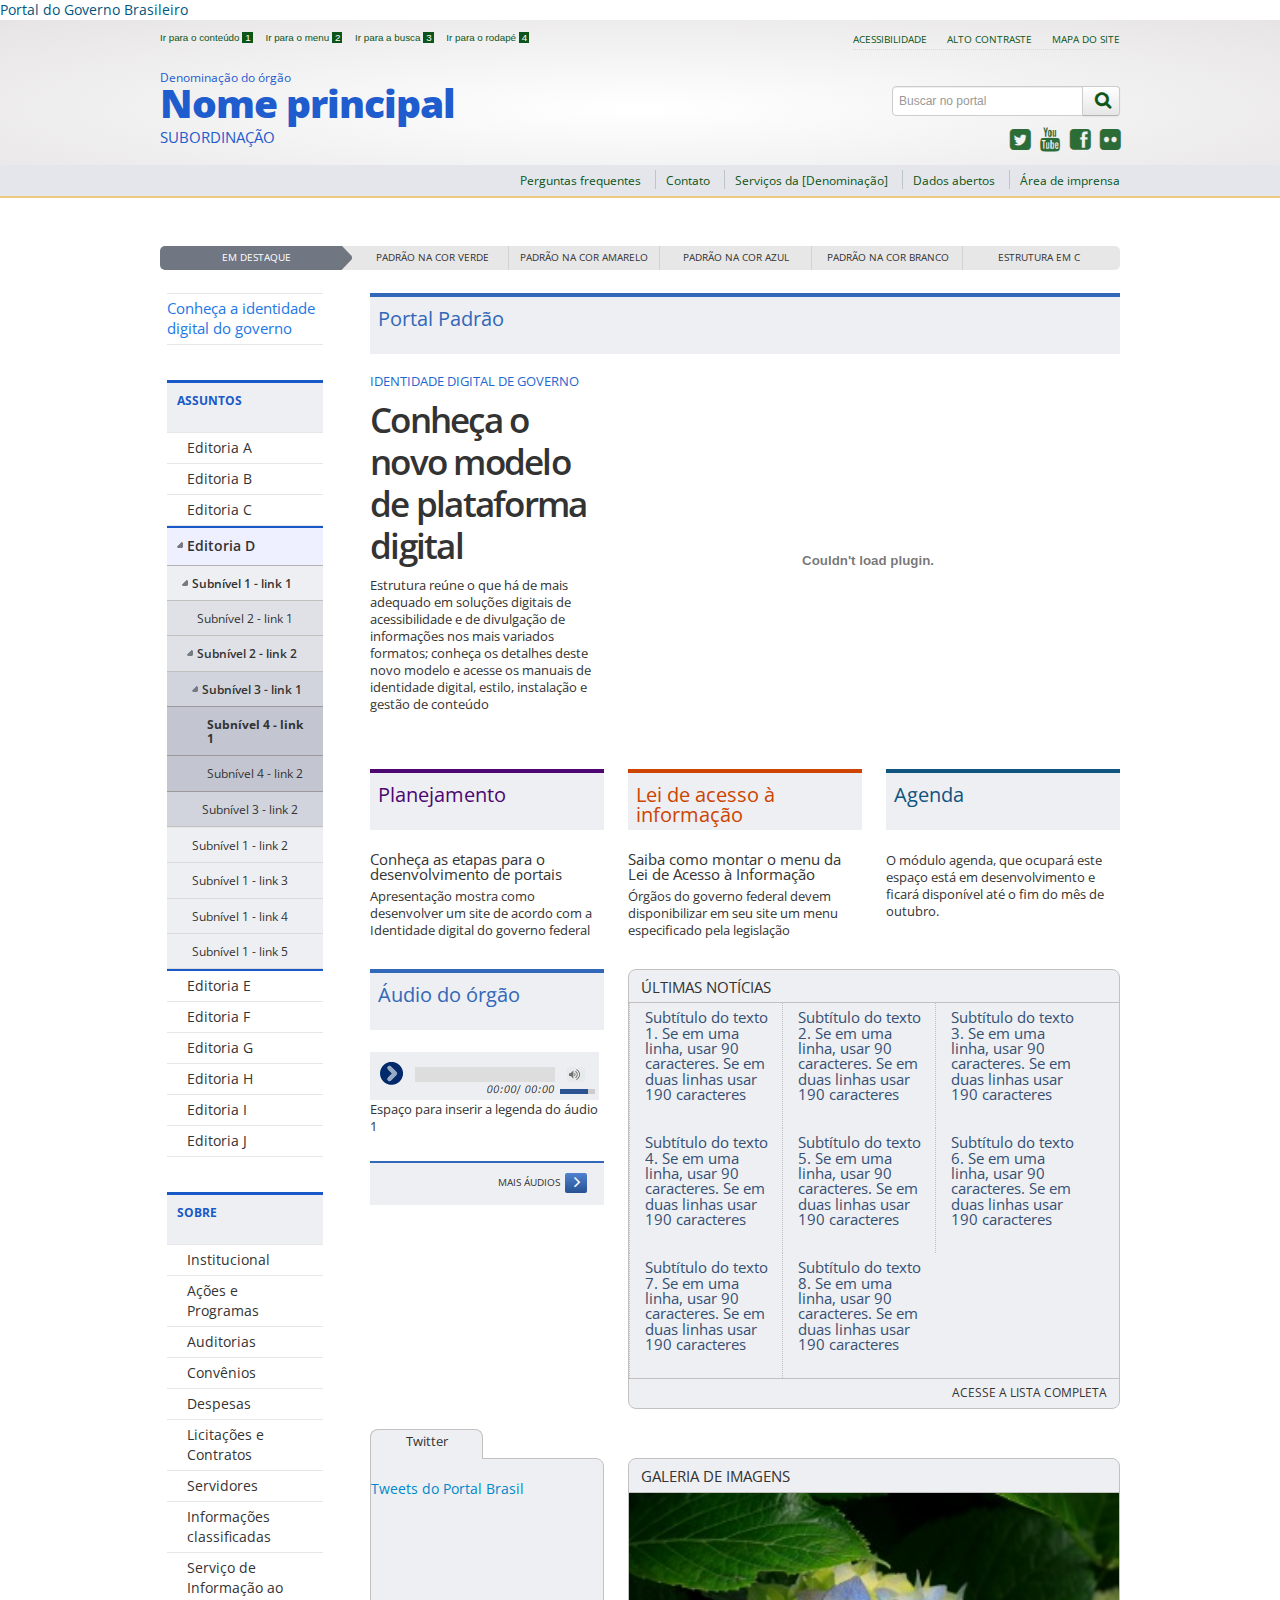
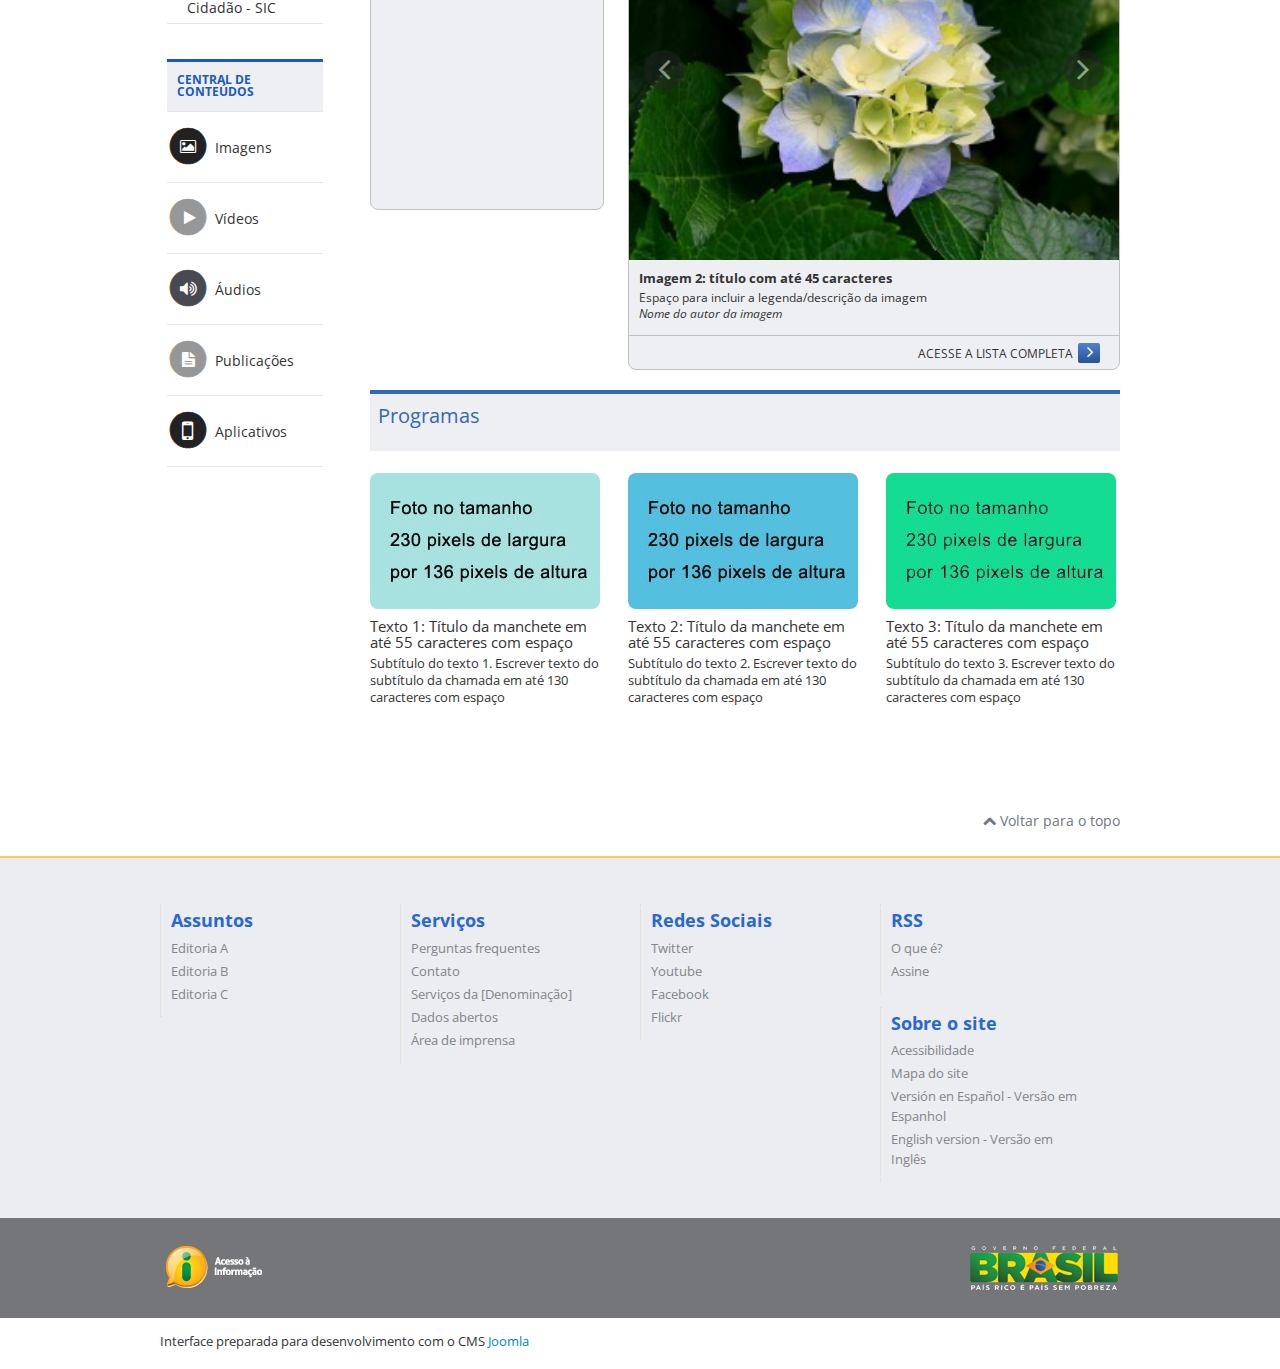
<file: index-branco.html>
<!DOCTYPE html>
<!--[if lt IE 7]>      <html class="no-js lt-ie9 lt-ie8 lt-ie7" lang="pt-br" dir="ltr"> <![endif]-->
<!--[if IE 7]>         <html class="no-js lt-ie9 lt-ie8" lang="pt-br" dir="ltr"> <![endif]-->
<!--[if IE 8]>         <html class="no-js lt-ie9" lang="pt-br" dir="ltr"> <![endif]-->
<!--[if gt IE 8]><!--> <html class="no-js" lang="pt-br" dir="ltr"> <!--<![endif]-->
<head>
	<meta charset="utf-8" />
	<title>Portal Modelo - interface 1.0</title>
	<!-- <base href="" /> -->
	<meta name="keywords" content="" />
	<meta name="author" content="Joomla Calango - Joomla User Group Oficial" />
	<meta name="viewport" content="width=device-width, initial-scale=1.0" />
	<meta name="description" content="" />
	<meta name="generator" content="Joomla! - Open Source Content Management" />
	<!--[if lt IE 9]><script src="js/html5shiv.js"></script><![endif]-->
	<link href="img/favicon.ico" rel="shortcut icon" type="image/vnd.microsoft.icon" />
	<link rel="stylesheet" href="bootstrap/css/bootstrap.min.css" type='text/css'/>
	<link rel="stylesheet" href="css/template-branco.css" type='text/css'/>		
	<link rel="stylesheet" href="font-awesome/css/font-awesome.min.css" type='text/css'/>
	<!--[if lt IE 10]><link rel="stylesheet" href="css/ie.css" /><![endif]-->
	<!--[if lt IE 9]><link rel="stylesheet" href="css/ie8.css" /><![endif]-->
	<!--[if lt IE 8]><link rel="stylesheet" href="css/ie7.css" /><link rel="stylesheet" href="font-awesome/css/font-awesome-ie7.min.css" /><![endif]-->
	<link href='http://fonts.googleapis.com/css?family=Open+Sans:400italic,400,600,800,700' rel='stylesheet' type='text/css'>
</head>
<body>
	<a class="hide" id="topo" href="#accessibility">Ir direto para menu de acessibilidade.</a>
	<noscript>
	  <div class="error minor-font">
        Seu navegador de internet está sem suporte à JavaScript. Por esse motivo algumas funcionalidades do site podem não estar acessíveis.
      </div>
	</noscript>
	<!--[if lt IE 7]><center><strong>Atenção, a versão de seu navegador não é compatível com este sítio. Atualize seu navegador.</strong></center><![endif]-->
	<!-- barra do governo -->
	<div id="barra-brasil">
		<a href="http://brasil.gov.br" title="Acesse para conhecer todos os serviços e informações do Governo Brasileiro na Internet.">Portal do Governo Brasileiro</a>		
    </div>
    <!-- fim barra do governo -->
    <div class="layout">
    	<header>
    		<div class="container"> 
	    		<div class="row-fluid">    			   			
					<div class="span6 accessibility-container">
						<ul id="accessibility">
							<li>
								<a accesskey="1" href="#content" id="link-conteudo">
									Ir para o conte&uacute;do
									<span>1</span>
								</a>
							</li>
							<li>
								<a accesskey="2" href="#navigation" id="link-navegacao">
									Ir para o menu
									<span>2</span>
								</a>
							</li>
							<li>
								<a accesskey="3" href="#portal-searchbox" id="link-buscar">
									Ir para a busca
									<span>3</span>
								</a>
							</li>
							<li>
								<a accesskey="4" href="#footer" id="link-rodape">
									Ir para o rodap&eacute;
									<span>4</span>
								</a>
							</li>
						</ul>						
					</div>
					<!-- fim div.span6 -->
					<div class="span6 language-and-actions-container">
						<!-- Descomente para inserir menu de exemplo de idiomas no topo -->
						<!-- <ul id="language" class="pull-right">
							<li class="language-en">
								<a href="#">EN</a>
							</li>
							<li class="language-es">
								<a href="#">ES</a>
							</li>
						</ul>	 -->				
						<ul id="portal-siteactions" class="pull-right">
							<li>
								<a accesskey="5" href="acessibilidade.html">Acessibilidade</a>
							</li>
							<li>
								<a accesskey="6" href="#" class="toggle-contraste">Alto Contraste</a>
							</li>
							<li>
								<a accesskey="7" href="#">Mapa do Site</a>
							</li>
						</ul>
					</div>
					<!-- fim div.span6 -->    
				</div>
				<!-- fim .row-fluid -->
				<div class="row-fluid">
					<div id="logo" class="span8">
						<a href="index.html" title="Descrição do Portal Padrão">
							<span class="portal-title-1">Denominação do órgão</span>
							<h1 class="portal-title corto">Nome principal</h1>
							<span class="portal-description">Subordinação</span>
						</a>
					</div>
					<!-- fim .span8 -->
					<div class="span4">					
						<div id="portal-searchbox" class="row">
							<form action="#" class="pull-right">
								<fieldset>
									<legend class="hide">Busca</legend>
									<h2 class="hidden">Buscar no portal</h2>
									<div class="input-append">
										<label for="portal-searchbox-field" class="hide">Busca: </label>
										<input type="text" id="portal-searchbox-field" class="searchField" placeholder="Buscar no portal" title="Buscar no portal" name="searchterm">		
										<button type="button" class="btn searchButton"><span class="hide">Buscar</span><i class="icon-search"></i></button>
									</div>									
								</fieldset>
							</form>
						</div>
						<!-- fim div#portal-searchbox.row -->
						<div id="social-icons" class="row">
							<h2 class="hidden">Redes Sociais</h2>
							<ul class="pull-right">
								<li class="portalredes-item"><a title="Twitter" href="https://twitter.com/twitter">
									<i class="icon-twitter-sign"><span>Twitter</span></i></a>
	    						</li>
	    						<li class="portalredes-item"><a title="YouTube" href="http://youtube.com/youtube">
	    							<i class="icon-youtube"><span>Youtube</span></i></a>
	    						</li>
	    						<li class="portalredes-item"><a title="Facebook" href="http://facebook.com/facebook">
	    							<i class="icon-facebook-sign"><span>Facebook</span></i></a>
	    						</li>
	    						<li class="portalredes-item"><a title="Flickr" href="http://flickr.com/flickr">
	    							<i class="icon-flickr"><span>Flickr</span></i></a>
	    						</li>
							</ul>
						</div>
						<!-- fim div#social-icons.row -->
					</div>
					<!-- fim .span4 -->
				</div>
				<!-- fim .row-fluid -->
			</div>
			<!-- fim div.container -->
			<div class="sobre">
				<div class="container">
					<nav class="menu-servicos pull-right">
						<h2 class="hide">Serviços</h2>
						<ul>
							<li class="portalservicos-item">
								<a title="Perguntas frequentes" href="#">Perguntas frequentes</a>
							</li>
							<li class="portalservicos-item">
								<a title="Contato" href="#">Contato</a>
							</li>
							<li class="portalservicos-item">
								<a title="Serviços da [Denominação]" href="#">Serviços da [Denominação]</a>
							</li>
							<li class="portalservicos-item">
								<a title="Dados abertos" href="#">Dados abertos</a>
							</li>
							<li class="portalservicos-item">
								<a title="Área de imprensa" href="#">Área de imprensa</a>
							</li>
						</ul>
						<span class="hide">Fim do menu de serviços</span>
					</nav>
					<!-- fim #menu-servicos.pull-right -->
				</div>
				<!-- .container -->
			</div>
			<!-- fim .sobre -->			
    	</header>
		<main> 
    		<div class="container">
				<div class="row-fluid">
					<section id="em-destaque">
						<!-- class="duas-linhas" -->
						<h2 class="span2"><span>Em Destaque</span></h2>
						<ul class="span10 n5">    						
							<li>
								<a href="index.html" title="">Padrão na cor verde</a>
							</li>
							<li>
								<a href="index-amarelo.html" title="">Padrão na cor amarelo</a>
							</li>
							<li>
								<a href="index-azul.html" title="">Padrão na cor azul</a>
							</li>
							<li>
								<a href="index-branco.html" title="">Padrão na cor branco</a>
							</li>
							<li>
								<a href="index-estrutura-c.html" title="">Estrutura em C</a>
							</li>							
						</ul>	
						<!-- <li class="ajuste-duas-linhas">Destaque 5</li> -->						
					</section>
				</div>
				<!-- fim .row-fluid -->
				<div class="row-fluid">
					<div id="navigation" class="span3">
						<a href="#" class="visible-phone visible-tablet mainmenu-toggle btn"><i class="icon-list"></i>&nbsp;Menu</a>
						<section id="navigation-section">							
							<span class="hide">Início do menu principal</span>
							<nav class="menu-de-apoio span9">
								<h2 class="hide">Temas relevantes</h2>
								<ul>
									<li><a href="#" title="Conheça a identidade digital do governo">Conheça a identidade digital do governo</a></li>									
								</ul>							
							</nav>
							<nav class="span9 assuntos">
								<h2>Assuntos <i class="icon-chevron-down visible-phone visible-tablet pull-right"></i></h2>
								<ul>
									<li><a href="#" title="Editoria A">Editoria A</a></li>
									<li><a href="#" title="Editoria B">Editoria B</a></li>
									<li><a href="#" title="Editoria C">Editoria C</a></li>								
									<li class="deeper parent"><a href="#" title="Editoria D">Editoria D</a>
										<ul>
											<li class="deeper parent"><a href="#">Subnível 1 - link 1</a>
												<ul>
													<li><a href="#">Subnível 2 - link 1</a></li>
													<li class="deeper parent"><a href="#">Subnível 2 - link 2</a>
														<ul>
															<li class="deeper parent"><a href="#">Subnível 3 - link 1</a>
																<ul>
																	<li class="current"><a href="#">Subnível 4 - link 1</a></li>
																	<li><a href="#">Subnível 4 - link 2</a></li>
																</ul>
															</li>
															<li><a href="#">Subnível 3 - link 2</a></li>
														</ul>
													</li>
												</ul>
											</li>
											<li><a href="#">Subnível 1 - link 2</a></li>
											<li><a href="#">Subnível 1 - link 3</a></li>
											<li><a href="#">Subnível 1 - link 4</a></li>
											<li><a href="#">Subnível 1 - link 5</a></li>
										</ul>
									</li>								
									<li><a href="#" title="Editoria E">Editoria E</a></li>								
									<li><a href="#" title="Editoria F">Editoria F</a></li>								
									<li><a href="#" title="Editoria G">Editoria G</a></li>								
									<li><a href="#" title="Editoria H">Editoria H</a></li>								
									<li><a href="#" title="Editoria I">Editoria I</a></li>								
									<li><a href="#" title="Editoria J">Editoria J</a></li>								
								</ul>
							</nav>
							<nav class="span9 sobre">
								<h2>Sobre <i class="icon-chevron-down visible-phone visible-tablet pull-right"></i></h2>
								<ul>
									<li><a href="#" title="Institucional">Institucional</a></li>
									<li><a href="#" title="Ações e Programas">Ações e Programas</a></li>
									<li><a href="#" title="Auditorias">Auditorias</a></li>
									<li><a href="#" title="Convênios">Convênios</a></li>								
									<li><a href="#" title="Despesas">Despesas</a></li>								
									<li><a href="#" title="Licitações e Contratos">Licitações e Contratos</a></li>							
									<li><a href="#" title="Servidores">Servidores</a></li>								
									<li><a href="#" title="Informações classificadas">Informações classificadas</a></li>
									<li><a href="#" title="Serviço de Informação ao Cidadão - SIC">Serviço de Informação ao Cidadão - SIC</a></li>
								</ul>
							</nav>	
							<nav class="span9 central-conteudos">
								<h2>Central de Conteúdos <i class="icon-chevron-down visible-phone visible-tablet pull-right"></i></h2>
								<ul>
									<li><a href="#" class="imagens" title="Imagens">
										<span class="icon-li icon-stack">
										  <i class="icon-circle icon-stack-base"><span class="hide">&nbsp;</span></i>
										  <i class="icon-picture icon-light"><span class="hide">&nbsp;</span></i>
										</span>
										Imagens</a>
									</li>
									<li><a href="#" class="videos" title="Vídeos">
										<span class="icon-li icon-stack">
										  <i class="icon-circle icon-stack-base"><span class="hide">&nbsp;</span></i>
										  <i class="icon-play icon-light"><span class="hide">&nbsp;</span></i>
										</span>
										Vídeos</a>
									</li>
									<li><a href="#" class="audios" title="Áudios">
										<span class="icon-li icon-stack">
										  <i class="icon-circle icon-stack-base"><span class="hide">&nbsp;</span></i>
										  <i class="icon-volume-up icon-light"><span class="hide">&nbsp;</span></i>
										</span>
										Áudios</a>
									</li>
									<li><a href="#" class="publicacoes" title="Publicações">
										<span class="icon-li icon-stack">
										  <i class="icon-circle icon-stack-base"><span class="hide">&nbsp;</span></i>
										  <i class="icon-file-text icon-light"><span class="hide">&nbsp;</span></i>
										</span>
										Publicações</a>
									</li>
									<li><a href="#" class="aplicativos" title="Aplicativos">
										<span class="icon-li icon-stack">
										  <i class="icon-circle icon-stack-base"><span class="hide">&nbsp;</span></i>
										  <i class="icon-mobile-phone icon-light"><span class="hide">&nbsp;</span></i>
										</span>
										Aplicativos</a>
									</li>
									<!-- descomentar de acordo com necessidade do orgao -->
									<!-- <li><a href="#" class="infograficos" title="Imagens">
										<span class="icon-li icon-stack">
										  <i class="icon-circle icon-stack-base"><span class="hide">&nbsp;</span></i>
										  <i class="icon-columns icon-light"><span class="hide">&nbsp;</span></i>
										</span>
										Infográficos</a>
									</li>
									<li><a href="#" class="estatisticas" title="Estatísticas">
										<span class="icon-li icon-stack">
										  <i class="icon-circle icon-stack-base"><span class="hide">&nbsp;</span></i>
										  <i class="icon-bar-chart icon-light"><span class="hide">&nbsp;</span></i>
										</span>
										Estatísticas</a>
									</li>			 -->													
								</ul>
							</nav>	
							<span class="hide">Fim do menu principal</span>
						</section>					
					</div>
					<!-- fim #navigation.span3 -->
					<div id="content" class="span9">
						<section id="content-section">							
							<span class="hide">Início do conteúdo da página</span>							
							<div class="row-fluid module">							
    							<div class="outstanding-header">
									<h2 class="outstanding-title">Portal Padrão</h2>
    							</div>
    							<section class="module-section">
	    							<div class="span4 no-margin">    								
										<p class="subtitle">Identidade Digital de Governo</p>
										<h1>
								            <a title="Estrutura reúne o que há de mais adequado em soluções digitais de acessibilidade e de divulgação de informações nos mais variados formatos; conheça os detalhes deste novo modelo e acesse os manuais de identidade digital, estilo, instalação e gestão de conteúdo" href="#">Conheça o novo modelo de plataforma digital</a>
								        </h1>
										<p>Estrutura reúne o que há de mais adequado em soluções digitais de acessibilidade e de divulgação de informações nos mais variados formatos; conheça os detalhes deste novo modelo e acesse os manuais de identidade digital, estilo, instalação e gestão de conteúdo</p>											
	    							</div>
	    							<!-- fim .span4 -->
	    							<div class="span8">
	    								<object width="480" height="246"><param value="//www.youtube.com/v/BGzfIhIUF68?version=3&amp;hl=pt_BR&amp;rel=0" name="movie"><param value="true" name="allowFullScreen"><param value="always" name="allowscriptaccess"><embed width="480" height="368" allowfullscreen="true" allowscriptaccess="always" type="application/x-shockwave-flash" src="//www.youtube.com/v/BGzfIhIUF68?version=3&amp;hl=pt_BR&amp;rel=0"></object>
	    							</div>
	    							<!-- fim .span8 -->
    							</section>
							</div>
							<!-- fim .row-fluid -->
							<div class="row-fluid">
								<div class="span4 module variacao-module-01">
									<div class="outstanding-header">
										<h2 class="outstanding-title">Planejamento</h2>
									</div>
									<h3><a href="#">Conheça as etapas para o desenvolvimento de portais</a></h3>
									<p>Apresentação mostra como desenvolver um site de acordo com a Identidade digital do governo federal</p>
			    				</div>
			    				<div class="span4 module variacao-module-02">
									<div class="outstanding-header">
										<h2 class="outstanding-title">Lei de acesso à informação</h2>
									</div>
									<h3><a href="#">Saiba como montar o menu da Lei de Acesso à Informação</a></h3>
		    						<p>Órgãos do governo federal devem disponibilizar em seu site um menu especificado pela legislação</p>
			    				</div>
			    				<div class="span4 module variacao-module-03">
									<div class="outstanding-header">
										<h2 class="outstanding-title">Agenda</h2>
									</div>
									<p>O módulo agenda, que ocupará este espaço está em desenvolvimento e ficará disponível até o fim do mês de outubro.</p>
			    				</div>
							</div>
							<!-- fim .row-fluid -->
							<div class="row-fluid">
								<div class="span4 module">									
									<div class="outstanding-header">
										<h2 class="outstanding-title">Áudio do órgão</h2>
									</div>
									<img src="images/fake-player-audio.png" alt="Player ainda será desenvolvido ou adaptado.">
									<p>Espaço para inserir a legenda do áudio 1</p>
									<div class="outstanding-footer">
										<a href="#" class="outstanding-link">
											<span class="text">Mais áudios</span>
											<span class="icon-box">											 
											  <i class="icon-angle-right icon-light"><span class="hide">&nbsp;</span></i>
											</span>
										</a>
								    </div>									
								</div>
								<!-- fim .span4 .module -->
								<div class="span8 module module-box-01">									
									<div class="header">
										<h2 class="title">Últimas notícias</h2>
									</div>
									<ul class="lista row-fluid">
										<li class="span4">
											<h3><a href="#" title="Subtítulo do texto 1. Se em uma linha, usar 90 caracteres. Se em duas linhas usar 190 caracteres">Subtítulo do texto 1. Se em uma linha, usar 90 caracteres. Se em duas linhas usar 190 caracteres</a></h3>
										</li>
										<li class="span4">
											<h3><a href="#" title="Subtítulo do texto 2. Se em uma linha, usar 90 caracteres. Se em duas linhas usar 190 caracteres">Subtítulo do texto 2. Se em uma linha, usar 90 caracteres. Se em duas linhas usar 190 caracteres</a></h3>
										</li>
										<li class="span4">
											<h3><a href="#" title="Subtítulo do texto 3. Se em uma linha, usar 90 caracteres. Se em duas linhas usar 190 caracteres">Subtítulo do texto 3. Se em uma linha, usar 90 caracteres. Se em duas linhas usar 190 caracteres</a></h3>
										</li>
										<li class="span4">
											<h3><a href="#" title="Subtítulo do texto 4. Se em uma linha, usar 90 caracteres. Se em duas linhas usar 190 caracteres">Subtítulo do texto 4. Se em uma linha, usar 90 caracteres. Se em duas linhas usar 190 caracteres</a></h3>
										</li>
										<li class="span4">
											<h3><a href="#" title="Subtítulo do texto 5. Se em uma linha, usar 90 caracteres. Se em duas linhas usar 190 caracteres">Subtítulo do texto 5. Se em uma linha, usar 90 caracteres. Se em duas linhas usar 190 caracteres</a></h3>
										</li>
										<li class="span4">
											<h3><a href="#" title="Subtítulo do texto 6. Se em uma linha, usar 90 caracteres. Se em duas linhas usar 190 caracteres">Subtítulo do texto 6. Se em uma linha, usar 90 caracteres. Se em duas linhas usar 190 caracteres</a></h3>
										</li>
										<li class="span4">
											<h3><a href="#" title="Subtítulo do texto 7. Se em uma linha, usar 90 caracteres. Se em duas linhas usar 190 caracteres">Subtítulo do texto 7. Se em uma linha, usar 90 caracteres. Se em duas linhas usar 190 caracteres</a></h3>
										</li>
										<li class="span4">
											<h3><a href="#" title="Subtítulo do texto 8. Se em uma linha, usar 90 caracteres. Se em duas linhas usar 190 caracteres">Subtítulo do texto 8. Se em uma linha, usar 90 caracteres. Se em duas linhas usar 190 caracteres</a></h3>
										</li>
									</ul>
									<div class="footer">
										<a href="#" class="link">Acesse a lista completa</a>
									</div>									
								</div>
								<!-- fim .span8 .module -->
							</div>
							<!-- fim .row-fluid -->
							<div class="row-fluid">
								<div class="span4 module module-twitter-facebook">
									<div class="header tabs row-fluid">
										<h2 class="title active span6">Twitter</h2>
										<h2 class="title span6 hide">Facebook</h2>
									</div>
									<div class="pane">
										<div class="twitter-content">
								            <a height="350" data-widget-id="388035310119964672" href="https://twitter.com/Portal%20Brasil" class="twitter-timeline"><br />Tweets do Portal Brasil</a>
								            <script>!function(d,s,id){var js,fjs=d.getElementsByTagName(s)[0],p=/^http:/.test(d.location)?'http':'https';if(!d.getElementById(id)){js=d.createElement(s);js.id=id;js.src=p+"://platform.twitter.com/widgets.js";fjs.parentNode.insertBefore(js,fjs);}}(document,"script","twitter-wjs");</script><noscript>
								                <div class="error">
								                  <p>Javascript desativado.</p>
								                  <p><a href="https://twitter.com/portalbrasil">Micro-blog Twitter do Portal Brasil</a></p>
								                </div>
								            </noscript>
								        </div>								       
									</div>
								</div>
								<!-- fim .span4 .module -->
								<div class="span8 module module-box-01 module-box-01-top-adjust">
									<div class="header">
										<h2 class="title">Galeria de imagens</h2>
									</div>
									<div class="gallery-pane">
										<!-- inicio galeria -->
										<div class="carousel slide" id="gallery-carousel">
									      <div class="carousel-inner">
									        <div class="item">
									          <img alt="Foto de paisagem de montanhas" src="images/image.jpg">
									          
									          <div class="galleria-info">
									          	<div class="galleria-info-text">
									          		<div class="galleria-info-title">
									          			<h3><a href="http://portalpadrao.plone.org.br/conteudos-de-marcacao/imagem-1-titulo-com-ate-45-caracteres/view">Imagem 1: título com até 45 caracteres</a></h3>
									          		</div>
									          		<div class="galleria-info-description">Espaço para incluir a legenda/descrição da imagem</div>
									          		<div data-index="0" style="display: block;" class="rights">Nome do autor da imagem</div>
									          	</div>
									          </div>

									        </div>
									        <div class="item active">
									          <img alt="Foto de flor delicada cercada de folhas verdes" src="images/image2.jpg">
									          
									          <div class="galleria-info">
									          	<div class="galleria-info-text">
									          		<div class="galleria-info-title">
									          			<h3><a href="http://portalpadrao.plone.org.br/conteudos-de-marcacao/imagem-1-titulo-com-ate-45-caracteres/view">Imagem 2: título com até 45 caracteres</a></h3>
									          		</div>
									          		<div class="galleria-info-description">Espaço para incluir a legenda/descrição da imagem</div>
									          		<div data-index="0" style="display: block;" class="rights">Nome do autor da imagem</div>
									          	</div>
									          </div>
									          
									        </div>
									        <div class="item">
									          <img alt="Foto de 3 pinguins" src="images/image3.jpg">
									          
									          <div class="galleria-info">
									          	<div class="galleria-info-text">
									          		<div class="galleria-info-title">
									          			<h3><a href="http://portalpadrao.plone.org.br/conteudos-de-marcacao/imagem-1-titulo-com-ate-45-caracteres/view">Imagem 3: título com até 45 caracteres</a></h3>
									          		</div>
									          		<div class="galleria-info-description">Espaço para incluir a legenda/descrição da imagem</div>
									          		<div data-index="0" style="display: block;" class="rights">Nome do autor da imagem</div>
									          	</div>
									          </div>
									          
									        </div>
									        <div class="item">
									          <img alt="Foto de várias flores" src="images/image4.jpg">
									          
									          <div class="galleria-info">
									          	<div class="galleria-info-text">
									          		<div class="galleria-info-title">
									          			<h3><a href="http://portalpadrao.plone.org.br/conteudos-de-marcacao/imagem-1-titulo-com-ate-45-caracteres/view">Imagem 4: título com até 45 caracteres</a></h3>
									          		</div>
									          		<div class="galleria-info-description">Espaço para incluir a legenda/descrição da imagem</div>
									          		<div data-index="0" style="display: block;" class="rights">Nome do autor da imagem</div>
									          	</div>
									          </div>
									          
									        </div>
									      </div>
									      <a data-slide="prev" href="#gallery-carousel" class="left carousel-control"><i class="icon-angle-left"></i><span class="hide">Mover foto esquerda</span></a>
									      <!-- separador para fins de acessibilidade <--><span class="hide">&nbsp;</span></--><!-- fim separador para fins de acessibilidade -->
									      <a data-slide="next" href="#gallery-carousel" class="right carousel-control"><i class="icon-angle-right"></i><span class="hide">Mover foto esquerda</span></a>
									    </div>
										<!-- fim galeria -->
									</div>
									<div class="footer">
										<a href="#" class="outstanding-link"><span class="text">Acesse a lista completa</span>
											<span class="icon-box">											 
											  <i class="icon-angle-right icon-light"><span class="hide">&nbsp;</span></i>
											</span>
										</a>
									</div>
								</div>
								<!-- fim .span8 .module -->
							</div>
							<!-- fim .row-fluid -->
							<div class="row-fluid">
								<div class="span12 module">
									<div class="outstanding-header">
										<h2 class="outstanding-title">Programas</h2>
									</div>
									<div class="span4 no-margin">
										<a href="#" class="img-rounded"><img src="images/8309509b-fd4a-4c6c-be30-e8ce75642bcc.jpeg" alt="imagem decorativa"></a>
										<h2><a href="#">Texto 1: Título da manchete em até 55 caracteres com espaço</a></h2>
										<p>Subtítulo do texto 1. Escrever texto do subtítulo da chamada em até 130 caracteres com espaço</p>
				    				</div>
				    				<!-- fim .span4 .no-margin -->
				    				<div class="span4">
										<a href="#" class="img-rounded"><img src="images/4ae7baa4-f707-4b34-a01e-9c5fe45f00b9.jpeg" alt="imagem decorativa"></a>
										<h2><a href="#">Texto 2: Título da manchete em até 55 caracteres com espaço</a></h2>
			    						<p>Subtítulo do texto 2. Escrever texto do subtítulo da chamada em até 130 caracteres com espaço</p>
				    				</div>
				    				<!-- fim .span4 -->
				    				<div class="span4">
										<a href="#" class="img-rounded"><img src="images/c11b62ec-4a89-4707-a39e-9413b20cf235.jpeg" alt="imagem decorativa"></a>
										<h2><a href="#">Texto 3: Título da manchete em até 55 caracteres com espaço</a></h2>
			    						<p>Subtítulo do texto 3. Escrever texto do subtítulo da chamada em até 130 caracteres com espaço</p>
				    				</div>
				    				<!-- fim .span4 -->
								</div>
								<!-- fim .span12 .module -->
							</div>
							<!-- fim .row-fluid -->
							<span class="hide">Fim do conteúdo da página</span>							
						</section>
					</div>
					<!-- fim #content.span9 -->
				</div>
				<!-- fim .row-fluid -->
			</div>
			<!-- fim .container -->
		</main>
    	<footer>
    		<div class="footer-atalhos">
    			<div class="container">
    				<div class="pull-right voltar-ao-topo"><a href="#portal-siteactions"><i class="icon-chevron-up"></i>&nbsp;Voltar para o topo</a></div>
    			</div>
    		</div>
    		<div class="container container-menus">
    			<div id="footer" class="row footer-menus">
    				<span class="hide">Início da navegação de rodapé</span>
    				<div class="span3">
						<nav class="row assuntos nav">
							<h2>Assuntos</h2>
							<ul>
								<li><a href="#" title="Editoria A">Editoria A</a></li>
								<li><a href="#" title="Editoria B">Editoria B</a></li>
								<li><a href="#" title="Editoria C">Editoria C</a></li>								
							</ul>
						</nav>    					
    				</div>
					<div class="span3">
						<nav class="row servicos nav">
							<h2>Serviços</h2>
							<ul>
								<li class="portalservicos-item">
									<a title="Perguntas frequentes" href="#">Perguntas frequentes</a>
								</li>
								<li class="portalservicos-item">
									<a title="Contato" href="#">Contato</a>
								</li>
								<li class="portalservicos-item">
									<a title="Serviços da [Denominação]" href="#">Serviços da [Denominação]</a>
								</li>
								<li class="portalservicos-item">
									<a title="Dados abertos" href="#">Dados abertos</a>
								</li>
								<li class="portalservicos-item">
									<a title="Área de imprensa" href="#">Área de imprensa</a>
								</li>
							</ul>
						</nav>							
					</div>
					<div class="span3">
						<nav class="row redes-sociais nav">
							<h2>Redes Sociais</h2>
							<ul>
								<li class="portalredes-item"><a title="Twitter" href="https://twitter.com/twitter">
	    							Twitter</a>
	    						</li>
	    						<li class="portalredes-item"><a title="YouTube" href="http://youtube.com/youtube">
	    							Youtube</a>
	    						</li>
	    						<li class="portalredes-item"><a title="Facebook" href="http://facebook.com/facebook">
	    							Facebook</a>
	    						</li>
	    						<li class="portalredes-item"><a title="Flickr" href="http://flickr.com/flickr">
	    							Flickr</a>
	    						</li>
							</ul>
						</nav>						
					</div>
					<div class="span3">
						<nav class="row rss nav">
							<h2>RSS</h2>
							<ul>
								<li><a href="#" title="O que é?">O que é?</a></li>
								<li><a href="#" title="Assine">Assine</a></li>
							</ul>
						</nav>
						<nav class="row sobre nav">
							<h2>Sobre o site</h2>
							<ul>
								<li><a href="#">Acessibilidade</a></li>
								<li><a href="#">Mapa do site</a></li>
								<li><a href="#">Versión en Español - Versão em Espanhol</a></li>
								<li><a href="#">English version - Versão em Inglês</a></li>
							</ul>
						</nav>
					</div>
					<span class="hide">Fim da navegação de rodapé</span>					
    			</div>
    			<!-- fim .row -->
    		</div>
    		<!-- fim .container -->
			<div class="footer-logos">
				<div class="container">
					<a href="http://www.acessoainformacao.gov.br/" class="logo-acesso pull-left"><img src="images/acesso-a-informacao.png" alt="Acesso a Informação"></a>
					<!-- separador para fins de acessibilidade <--><span class="hide">&nbsp;</span></--><!-- fim separador para fins de acessibilidade -->
					<a href="http://www.brasil.gov.br/" class="brasil pull-right"><img src="images/brasil.png" alt="Brasil - Governo Federal"></a>
				</div>				
			</div>
			<div class="footer-ferramenta">
				<div class="container">
					<p>Interface preparada para desenvolvimento com o CMS <a href="http://www.joomla.org">Joomla</a></p>		
				</div>				
			</div>
    		<div class="footer-atalhos visible-phone">
    			<div class="container">
    				<span class="hide">Fim do conteúdo da página</span>
    				<div class="pull-right voltar-ao-topo"><a href="#portal-siteactions"><i class="icon-chevron-up"></i>&nbsp;Voltar para o topo</a></div>
    			</div>
    		</div>
    	</footer>		
    </div>
	<!-- fim div#wrapper -->	
	<!-- scripts principais -->	
	<script src="js/jquery.min.js" type="text/javascript"></script><noscript>&nbsp;<!-- item para fins de acessibilidade --></noscript>
	<script src="js/jquery-noconflict.js" type="text/javascript"></script><noscript>&nbsp;<!-- item para fins de acessibilidade --></noscript>
	<script src="bootstrap/js/bootstrap.min.js" type="text/javascript"></script><noscript>&nbsp;<!-- item para fins de acessibilidade --></noscript>
	<script src="js/jquery.cookie.js" type="text/javascript"></script><noscript>&nbsp;<!-- item para fins de acessibilidade --></noscript>
	<script src="js/template.js" type="text/javascript"></script><noscript>&nbsp;<!-- item para fins de acessibilidade --></noscript>
	<!-- Script do portal Brasil deve ficar preferencialmente no rodape para nao atrasar o carregamento da pagina principal -->
	<script src="http://barra.brasil.gov.br/barra.js?cor=verde" type="text/javascript"></script><noscript>&nbsp;<!-- item para fins de acessibilidade --></noscript>
</body>
</html>
</file>
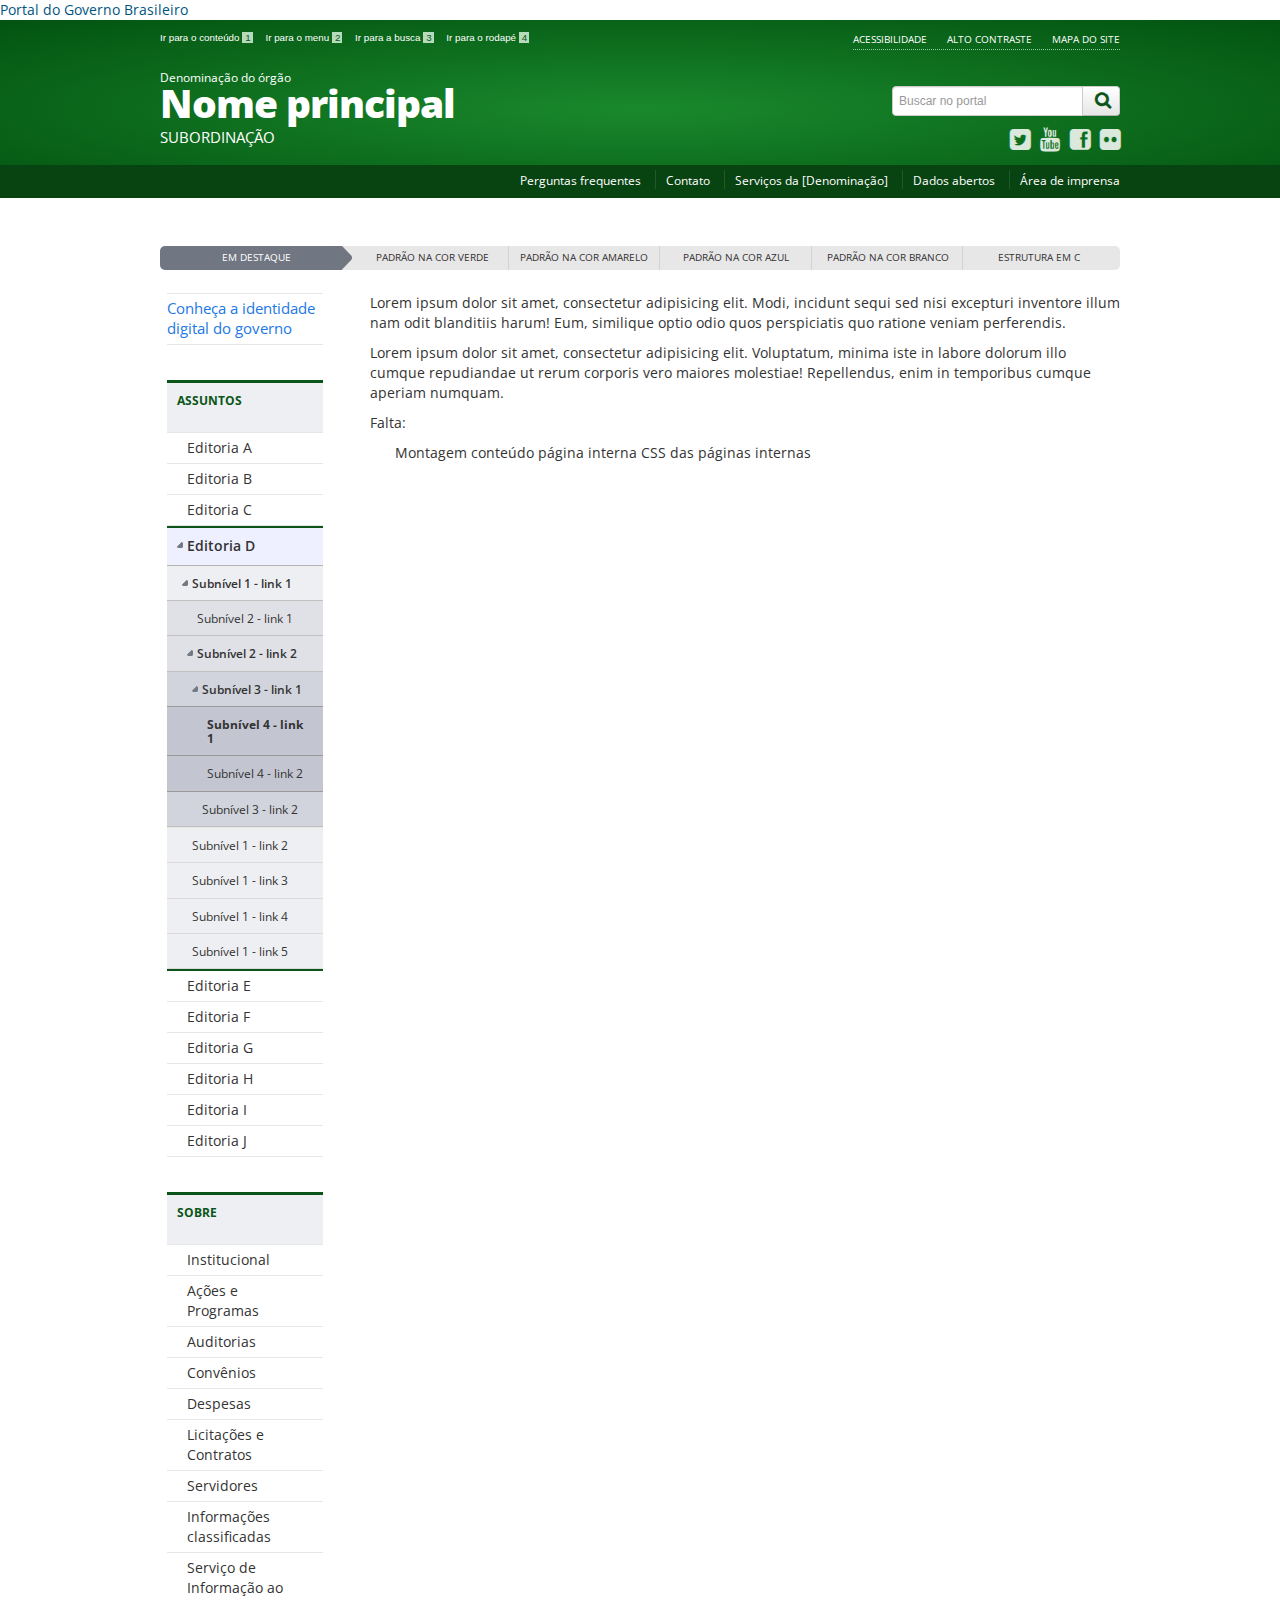
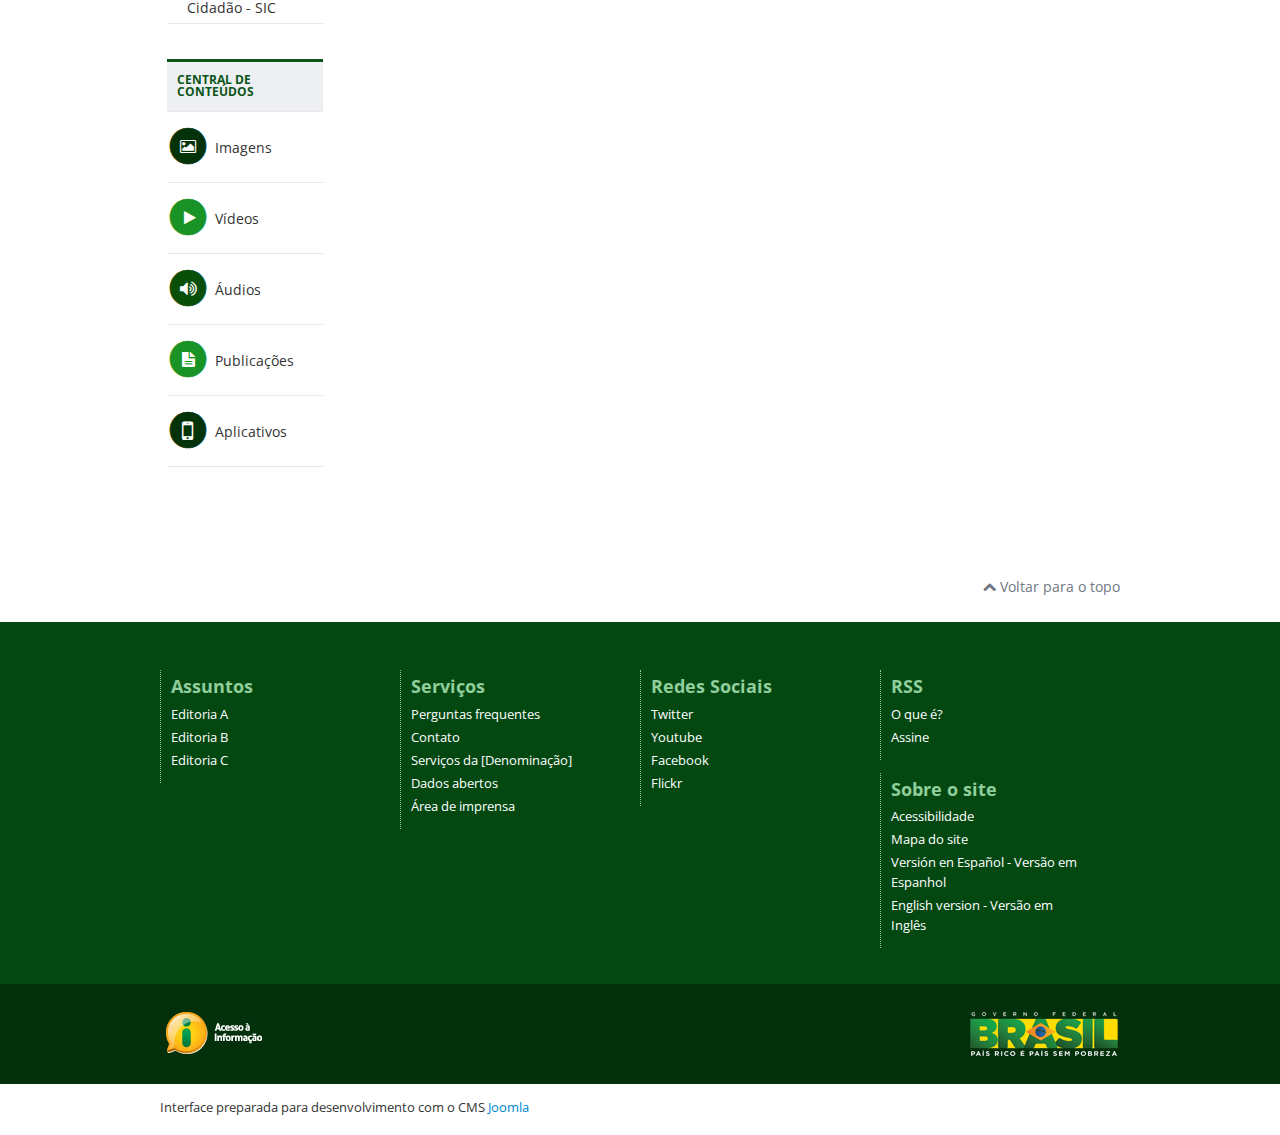
<file: index-estrutura-c.html>
<!DOCTYPE html>
<!--[if lt IE 7]>      <html class="no-js lt-ie9 lt-ie8 lt-ie7" lang="pt-br" dir="ltr"> <![endif]-->
<!--[if IE 7]>         <html class="no-js lt-ie9 lt-ie8" lang="pt-br" dir="ltr"> <![endif]-->
<!--[if IE 8]>         <html class="no-js lt-ie9" lang="pt-br" dir="ltr"> <![endif]-->
<!--[if gt IE 8]><!--> <html class="no-js" lang="pt-br" dir="ltr"> <!--<![endif]-->
<head>
	<meta charset="utf-8" />
	<title>Portal Modelo - interface 1.0</title>
	<!-- <base href="" /> -->
	<meta name="keywords" content="" />
	<meta name="author" content="Joomla Calango - Joomla User Group Oficial" />
	<meta name="viewport" content="width=device-width, initial-scale=1.0" />
	<meta name="description" content="" />
	<meta name="generator" content="Joomla! - Open Source Content Management" />
	<!--[if lt IE 9]><script src="js/html5shiv.js"></script><![endif]-->
	<link href="img/favicon.ico" rel="shortcut icon" type="image/vnd.microsoft.icon" />
	<link rel="stylesheet" href="bootstrap/css/bootstrap.min.css" type='text/css'/>
	<link rel="stylesheet" href="css/template-verde.css" type='text/css'/>		
	<link rel="stylesheet" href="font-awesome/css/font-awesome.min.css" type='text/css'/>
	<!--[if lt IE 10]><link rel="stylesheet" href="css/ie.css" /><![endif]-->
	<!--[if lt IE 9]><link rel="stylesheet" href="css/ie8.css" /><![endif]-->
	<!--[if lt IE 8]><link rel="stylesheet" href="css/ie7.css" /><link rel="stylesheet" href="font-awesome/css/font-awesome-ie7.min.css" /><![endif]-->
	<link href='http://fonts.googleapis.com/css?family=Open+Sans:400italic,400,600,800,700' rel='stylesheet' type='text/css'>
</head>
<body>
	<a class="hide" id="topo" href="#accessibility">Ir direto para menu de acessibilidade.</a>
	<noscript>
	  <div class="error minor-font">
        Seu navegador de internet está sem suporte à JavaScript. Por esse motivo algumas funcionalidades do site podem não estar acessíveis.
      </div>
	</noscript>
	<!--[if lt IE 7]><center><strong>Atenção, a versão de seu navegador não é compatível com este sítio. Atualize seu navegador.</strong></center><![endif]-->
	<!-- barra do governo -->
	<div id="barra-brasil">
		<a href="http://brasil.gov.br" title="Acesse para conhecer todos os serviços e informações do Governo Brasileiro na Internet.">Portal do Governo Brasileiro</a>		
    </div>
    <!-- fim barra do governo -->
    <div class="layout">
    	<header>
    		<div class="container"> 
	    		<div class="row-fluid">    			   			
					<div class="span6 accessibility-container">
						<ul id="accessibility">
							<li>
								<a accesskey="1" href="#content" id="link-conteudo">
									Ir para o conte&uacute;do
									<span>1</span>
								</a>
							</li>
							<li>
								<a accesskey="2" href="#navigation" id="link-navegacao">
									Ir para o menu
									<span>2</span>
								</a>
							</li>
							<li>
								<a accesskey="3" href="#portal-searchbox" id="link-buscar">
									Ir para a busca
									<span>3</span>
								</a>
							</li>
							<li>
								<a accesskey="4" href="#footer" id="link-rodape">
									Ir para o rodap&eacute;
									<span>4</span>
								</a>
							</li>
						</ul>						
					</div>
					<!-- fim div.span6 -->
					<div class="span6 language-and-actions-container">
						<!-- Descomente para inserir menu de exemplo de idiomas no topo -->
						<!-- <ul id="language" class="pull-right">
							<li class="language-en">
								<a href="#">EN</a>
							</li>
							<li class="language-es">
								<a href="#">ES</a>
							</li>
						</ul>	 -->				
						<ul id="portal-siteactions" class="pull-right">
							<li>
								<a accesskey="5" href="acessibilidade.html">Acessibilidade</a>
							</li>
							<li>
								<a accesskey="6" href="#" class="toggle-contraste">Alto Contraste</a>
							</li>
							<li>
								<a accesskey="7" href="#">Mapa do Site</a>
							</li>
						</ul>
					</div>
					<!-- fim div.span6 -->    
				</div>
				<!-- fim .row-fluid -->
				<div class="row-fluid">
					<div id="logo" class="span8">
						<a href="index.html" title="Descrição do Portal Padrão">
							<span class="portal-title-1">Denominação do órgão</span>
							<h1 class="portal-title corto">Nome principal</h1>
							<span class="portal-description">Subordinação</span>
						</a>
					</div>
					<!-- fim .span8 -->
					<div class="span4">					
						<div id="portal-searchbox" class="row">
							<form action="#" class="pull-right">
								<fieldset>
									<legend class="hide">Busca</legend>
									<h2 class="hidden">Buscar no portal</h2>
									<div class="input-append">
										<label for="portal-searchbox-field" class="hide">Busca: </label>
										<input type="text" id="portal-searchbox-field" class="searchField" placeholder="Buscar no portal" title="Buscar no portal" name="searchterm">		
										<button type="button" class="btn searchButton"><span class="hide">Buscar</span><i class="icon-search"></i></button>
									</div>									
								</fieldset>
							</form>
						</div>
						<!-- fim div#portal-searchbox.row -->
						<div id="social-icons" class="row">
							<h2 class="hidden">Redes Sociais</h2>
							<ul class="pull-right">
								<li class="portalredes-item"><a title="Twitter" href="https://twitter.com/twitter">
									<i class="icon-twitter-sign"><span>Twitter</span></i></a>
	    						</li>
	    						<li class="portalredes-item"><a title="YouTube" href="http://youtube.com/youtube">
	    							<i class="icon-youtube"><span>Youtube</span></i></a>
	    						</li>
	    						<li class="portalredes-item"><a title="Facebook" href="http://facebook.com/facebook">
	    							<i class="icon-facebook-sign"><span>Facebook</span></i></a>
	    						</li>
	    						<li class="portalredes-item"><a title="Flickr" href="http://flickr.com/flickr">
	    							<i class="icon-flickr"><span>Flickr</span></i></a>
	    						</li>
							</ul>
						</div>
						<!-- fim div#social-icons.row -->
					</div>
					<!-- fim .span4 -->
				</div>
				<!-- fim .row-fluid -->
			</div>
			<!-- fim div.container -->
			<div class="sobre">
				<div class="container">
					<nav class="menu-servicos pull-right">
						<h2 class="hide">Serviços</h2>
						<ul>
							<li class="portalservicos-item">
								<a title="Perguntas frequentes" href="#">Perguntas frequentes</a>
							</li>
							<li class="portalservicos-item">
								<a title="Contato" href="#">Contato</a>
							</li>
							<li class="portalservicos-item">
								<a title="Serviços da [Denominação]" href="#">Serviços da [Denominação]</a>
							</li>
							<li class="portalservicos-item">
								<a title="Dados abertos" href="#">Dados abertos</a>
							</li>
							<li class="portalservicos-item">
								<a title="Área de imprensa" href="#">Área de imprensa</a>
							</li>
						</ul>
						<span class="hide">Fim do menu de serviços</span>
					</nav>
					<!-- fim #menu-servicos.pull-right -->
				</div>
				<!-- .container -->
			</div>
			<!-- fim .sobre -->			
    	</header>
		<main> 
    		<div class="container">
				<div class="row-fluid">
					<section id="em-destaque">
						<!-- class="duas-linhas" -->
						<h2 class="span2"><span>Em Destaque</span></h2>
						<ul class="span10 n5">    						
							<li>
								<a href="index.html" title="">Padrão na cor verde</a>
							</li>
							<li>
								<a href="index-amarelo.html" title="">Padrão na cor amarelo</a>
							</li>
							<li>
								<a href="index-azul.html" title="">Padrão na cor azul</a>
							</li>
							<li>
								<a href="index-branco.html" title="">Padrão na cor branco</a>
							</li>
							<li>
								<a href="index-estrutura-c.html" title="">Estrutura em C</a>
							</li>							
						</ul>	
						<!-- <li class="ajuste-duas-linhas">Destaque 5</li> -->						
					</section>
				</div>
				<!-- fim .row-fluid -->
				<div class="row-fluid">
					<div id="navigation" class="span3">
						<a href="#" class="visible-phone visible-tablet mainmenu-toggle btn"><i class="icon-list"></i>&nbsp;Menu</a>
						<section id="navigation-section">							
							<span class="hide">Início do menu principal</span>
							<nav class="menu-de-apoio span9">
								<h2 class="hide">Temas relevantes</h2>
								<ul>
									<li><a href="#" title="Conheça a identidade digital do governo">Conheça a identidade digital do governo</a></li>									
								</ul>							
							</nav>
							<nav class="span9 assuntos">
								<h2>Assuntos <i class="icon-chevron-down visible-phone visible-tablet pull-right"></i></h2>
								<ul>
									<li><a href="#" title="Editoria A">Editoria A</a></li>
									<li><a href="#" title="Editoria B">Editoria B</a></li>
									<li><a href="#" title="Editoria C">Editoria C</a></li>								
									<li class="deeper parent"><a href="#" title="Editoria D">Editoria D</a>
										<ul>
											<li class="deeper parent"><a href="#">Subnível 1 - link 1</a>
												<ul>
													<li><a href="#">Subnível 2 - link 1</a></li>
													<li class="deeper parent"><a href="#">Subnível 2 - link 2</a>
														<ul>
															<li class="deeper parent"><a href="#">Subnível 3 - link 1</a>
																<ul>
																	<li class="current"><a href="#">Subnível 4 - link 1</a></li>
																	<li><a href="#">Subnível 4 - link 2</a></li>
																</ul>
															</li>
															<li><a href="#">Subnível 3 - link 2</a></li>
														</ul>
													</li>
												</ul>
											</li>
											<li><a href="#">Subnível 1 - link 2</a></li>
											<li><a href="#">Subnível 1 - link 3</a></li>
											<li><a href="#">Subnível 1 - link 4</a></li>
											<li><a href="#">Subnível 1 - link 5</a></li>
										</ul>
									</li>								
									<li><a href="#" title="Editoria E">Editoria E</a></li>								
									<li><a href="#" title="Editoria F">Editoria F</a></li>								
									<li><a href="#" title="Editoria G">Editoria G</a></li>								
									<li><a href="#" title="Editoria H">Editoria H</a></li>								
									<li><a href="#" title="Editoria I">Editoria I</a></li>								
									<li><a href="#" title="Editoria J">Editoria J</a></li>								
								</ul>
							</nav>
							<nav class="span9 sobre">
								<h2>Sobre <i class="icon-chevron-down visible-phone visible-tablet pull-right"></i></h2>
								<ul>
									<li><a href="#" title="Institucional">Institucional</a></li>
									<li><a href="#" title="Ações e Programas">Ações e Programas</a></li>
									<li><a href="#" title="Auditorias">Auditorias</a></li>
									<li><a href="#" title="Convênios">Convênios</a></li>								
									<li><a href="#" title="Despesas">Despesas</a></li>								
									<li><a href="#" title="Licitações e Contratos">Licitações e Contratos</a></li>							
									<li><a href="#" title="Servidores">Servidores</a></li>								
									<li><a href="#" title="Informações classificadas">Informações classificadas</a></li>
									<li><a href="#" title="Serviço de Informação ao Cidadão - SIC">Serviço de Informação ao Cidadão - SIC</a></li>
								</ul>
							</nav>	
							<nav class="span9 central-conteudos">
								<h2>Central de Conteúdos <i class="icon-chevron-down visible-phone visible-tablet pull-right"></i></h2>
								<ul>
									<li><a href="#" class="imagens" title="Imagens">
										<span class="icon-li icon-stack">
										  <i class="icon-circle icon-stack-base"><span class="hide">&nbsp;</span></i>
										  <i class="icon-picture icon-light"><span class="hide">&nbsp;</span></i>
										</span>
										Imagens</a>
									</li>
									<li><a href="#" class="videos" title="Vídeos">
										<span class="icon-li icon-stack">
										  <i class="icon-circle icon-stack-base"><span class="hide">&nbsp;</span></i>
										  <i class="icon-play icon-light"><span class="hide">&nbsp;</span></i>
										</span>
										Vídeos</a>
									</li>
									<li><a href="#" class="audios" title="Áudios">
										<span class="icon-li icon-stack">
										  <i class="icon-circle icon-stack-base"><span class="hide">&nbsp;</span></i>
										  <i class="icon-volume-up icon-light"><span class="hide">&nbsp;</span></i>
										</span>
										Áudios</a>
									</li>
									<li><a href="#" class="publicacoes" title="Publicações">
										<span class="icon-li icon-stack">
										  <i class="icon-circle icon-stack-base"><span class="hide">&nbsp;</span></i>
										  <i class="icon-file-text icon-light"><span class="hide">&nbsp;</span></i>
										</span>
										Publicações</a>
									</li>
									<li><a href="#" class="aplicativos" title="Aplicativos">
										<span class="icon-li icon-stack">
										  <i class="icon-circle icon-stack-base"><span class="hide">&nbsp;</span></i>
										  <i class="icon-mobile-phone icon-light"><span class="hide">&nbsp;</span></i>
										</span>
										Aplicativos</a>
									</li>
									<!-- descomentar de acordo com necessidade do orgao -->
									<!-- <li><a href="#" class="infograficos" title="Imagens">
										<span class="icon-li icon-stack">
										  <i class="icon-circle icon-stack-base"><span class="hide">&nbsp;</span></i>
										  <i class="icon-columns icon-light"><span class="hide">&nbsp;</span></i>
										</span>
										Infográficos</a>
									</li>
									<li><a href="#" class="estatisticas" title="Estatísticas">
										<span class="icon-li icon-stack">
										  <i class="icon-circle icon-stack-base"><span class="hide">&nbsp;</span></i>
										  <i class="icon-bar-chart icon-light"><span class="hide">&nbsp;</span></i>
										</span>
										Estatísticas</a>
									</li>			 -->													
								</ul>
							</nav>	
							<span class="hide">Fim do menu principal</span>
						</section>					
					</div>
					<!-- fim #navigation.span3 -->
					<div id="content" class="span9">
						<section id="content-section">							
							<span class="hide">Início do conteúdo da página</span>							
							<p>Lorem ipsum dolor sit amet, consectetur adipisicing elit. Modi, incidunt sequi sed nisi excepturi inventore illum nam odit blanditiis harum! Eum, similique optio odio quos perspiciatis quo ratione veniam perferendis.</p>
							<p>Lorem ipsum dolor sit amet, consectetur adipisicing elit. Voluptatum, minima iste in labore dolorum illo cumque repudiandae ut rerum corporis vero maiores molestiae! Repellendus, enim in temporibus cumque aperiam numquam.</p>
							<p>Falta:</p>
							<ul>								
								<li>Montagem conteúdo página interna</li>								
								<li>CSS das páginas internas</li>
							</ul>
							<span class="hide">Fim do conteúdo da página</span>							    												
						</section>
					</div>
					<!-- fim #content.span9 -->
				</div>
				<!-- fim .row-fluid -->
			</div>
			<!-- fim .container -->
		</main>
    	<footer>
    		<div class="footer-atalhos">
    			<div class="container">
    				<div class="pull-right voltar-ao-topo"><a href="#portal-siteactions"><i class="icon-chevron-up"></i>&nbsp;Voltar para o topo</a></div>
    			</div>
    		</div>
    		<div class="container container-menus">
    			<div id="footer" class="row footer-menus">
    				<span class="hide">Início da navegação de rodapé</span>
    				<div class="span3">
						<nav class="row assuntos nav">
							<h2>Assuntos</h2>
							<ul>
								<li><a href="#" title="Editoria A">Editoria A</a></li>
								<li><a href="#" title="Editoria B">Editoria B</a></li>
								<li><a href="#" title="Editoria C">Editoria C</a></li>								
							</ul>
						</nav>    					
    				</div>
					<div class="span3">
						<nav class="row servicos nav">
							<h2>Serviços</h2>
							<ul>
								<li class="portalservicos-item">
									<a title="Perguntas frequentes" href="#">Perguntas frequentes</a>
								</li>
								<li class="portalservicos-item">
									<a title="Contato" href="#">Contato</a>
								</li>
								<li class="portalservicos-item">
									<a title="Serviços da [Denominação]" href="#">Serviços da [Denominação]</a>
								</li>
								<li class="portalservicos-item">
									<a title="Dados abertos" href="#">Dados abertos</a>
								</li>
								<li class="portalservicos-item">
									<a title="Área de imprensa" href="#">Área de imprensa</a>
								</li>
							</ul>
						</nav>							
					</div>
					<div class="span3">
						<nav class="row redes-sociais nav">
							<h2>Redes Sociais</h2>
							<ul>
								<li class="portalredes-item"><a title="Twitter" href="https://twitter.com/twitter">
	    							Twitter</a>
	    						</li>
	    						<li class="portalredes-item"><a title="YouTube" href="http://youtube.com/youtube">
	    							Youtube</a>
	    						</li>
	    						<li class="portalredes-item"><a title="Facebook" href="http://facebook.com/facebook">
	    							Facebook</a>
	    						</li>
	    						<li class="portalredes-item"><a title="Flickr" href="http://flickr.com/flickr">
	    							Flickr</a>
	    						</li>
							</ul>
						</nav>						
					</div>
					<div class="span3">
						<nav class="row rss nav">
							<h2>RSS</h2>
							<ul>
								<li><a href="#" title="O que é?">O que é?</a></li>
								<li><a href="#" title="Assine">Assine</a></li>
							</ul>
						</nav>
						<nav class="row sobre nav">
							<h2>Sobre o site</h2>
							<ul>
								<li><a href="#">Acessibilidade</a></li>
								<li><a href="#">Mapa do site</a></li>
								<li><a href="#">Versión en Español - Versão em Espanhol</a></li>
								<li><a href="#">English version - Versão em Inglês</a></li>
							</ul>
						</nav>
					</div>
					<span class="hide">Fim da navegação de rodapé</span>					
    			</div>
    			<!-- fim .row -->
    		</div>
    		<!-- fim .container -->
			<div class="footer-logos">
				<div class="container">
					<a href="http://www.acessoainformacao.gov.br/" class="logo-acesso pull-left"><img src="images/acesso-a-informacao.png" alt="Acesso a Informação"></a>
					<!-- separador para fins de acessibilidade <--><span class="hide">&nbsp;</span></--><!-- fim separador para fins de acessibilidade -->
					<a href="http://www.brasil.gov.br/" class="brasil pull-right"><img src="images/brasil.png" alt="Brasil - Governo Federal"></a>
				</div>				
			</div>
			<div class="footer-ferramenta">
				<div class="container">
					<p>Interface preparada para desenvolvimento com o CMS <a href="http://www.joomla.org">Joomla</a></p>		
				</div>				
			</div>
    		<div class="footer-atalhos visible-phone">
    			<div class="container">
    				<span class="hide">Fim do conteúdo da página</span>
    				<div class="pull-right voltar-ao-topo"><a href="#portal-siteactions"><i class="icon-chevron-up"></i>&nbsp;Voltar para o topo</a></div>
    			</div>
    		</div>
    	</footer>		
    </div>
	<!-- fim div#wrapper -->	
	<!-- scripts principais -->	
	<script src="js/jquery.min.js" type="text/javascript"></script><noscript>&nbsp;<!-- item para fins de acessibilidade --></noscript>
	<script src="js/jquery-noconflict.js" type="text/javascript"></script><noscript>&nbsp;<!-- item para fins de acessibilidade --></noscript>
	<script src="bootstrap/js/bootstrap.min.js" type="text/javascript"></script><noscript>&nbsp;<!-- item para fins de acessibilidade --></noscript>
	<script src="js/jquery.cookie.js" type="text/javascript"></script><noscript>&nbsp;<!-- item para fins de acessibilidade --></noscript>
	<script src="js/template.js" type="text/javascript"></script><noscript>&nbsp;<!-- item para fins de acessibilidade --></noscript>
	<!-- Script do portal Brasil deve ficar preferencialmente no rodape para nao atrasar o carregamento da pagina principal -->
	<script src="http://barra.brasil.gov.br/barra.js?cor=verde" type="text/javascript"></script><noscript>&nbsp;<!-- item para fins de acessibilidade --></noscript>
</body>
</html>
</file>
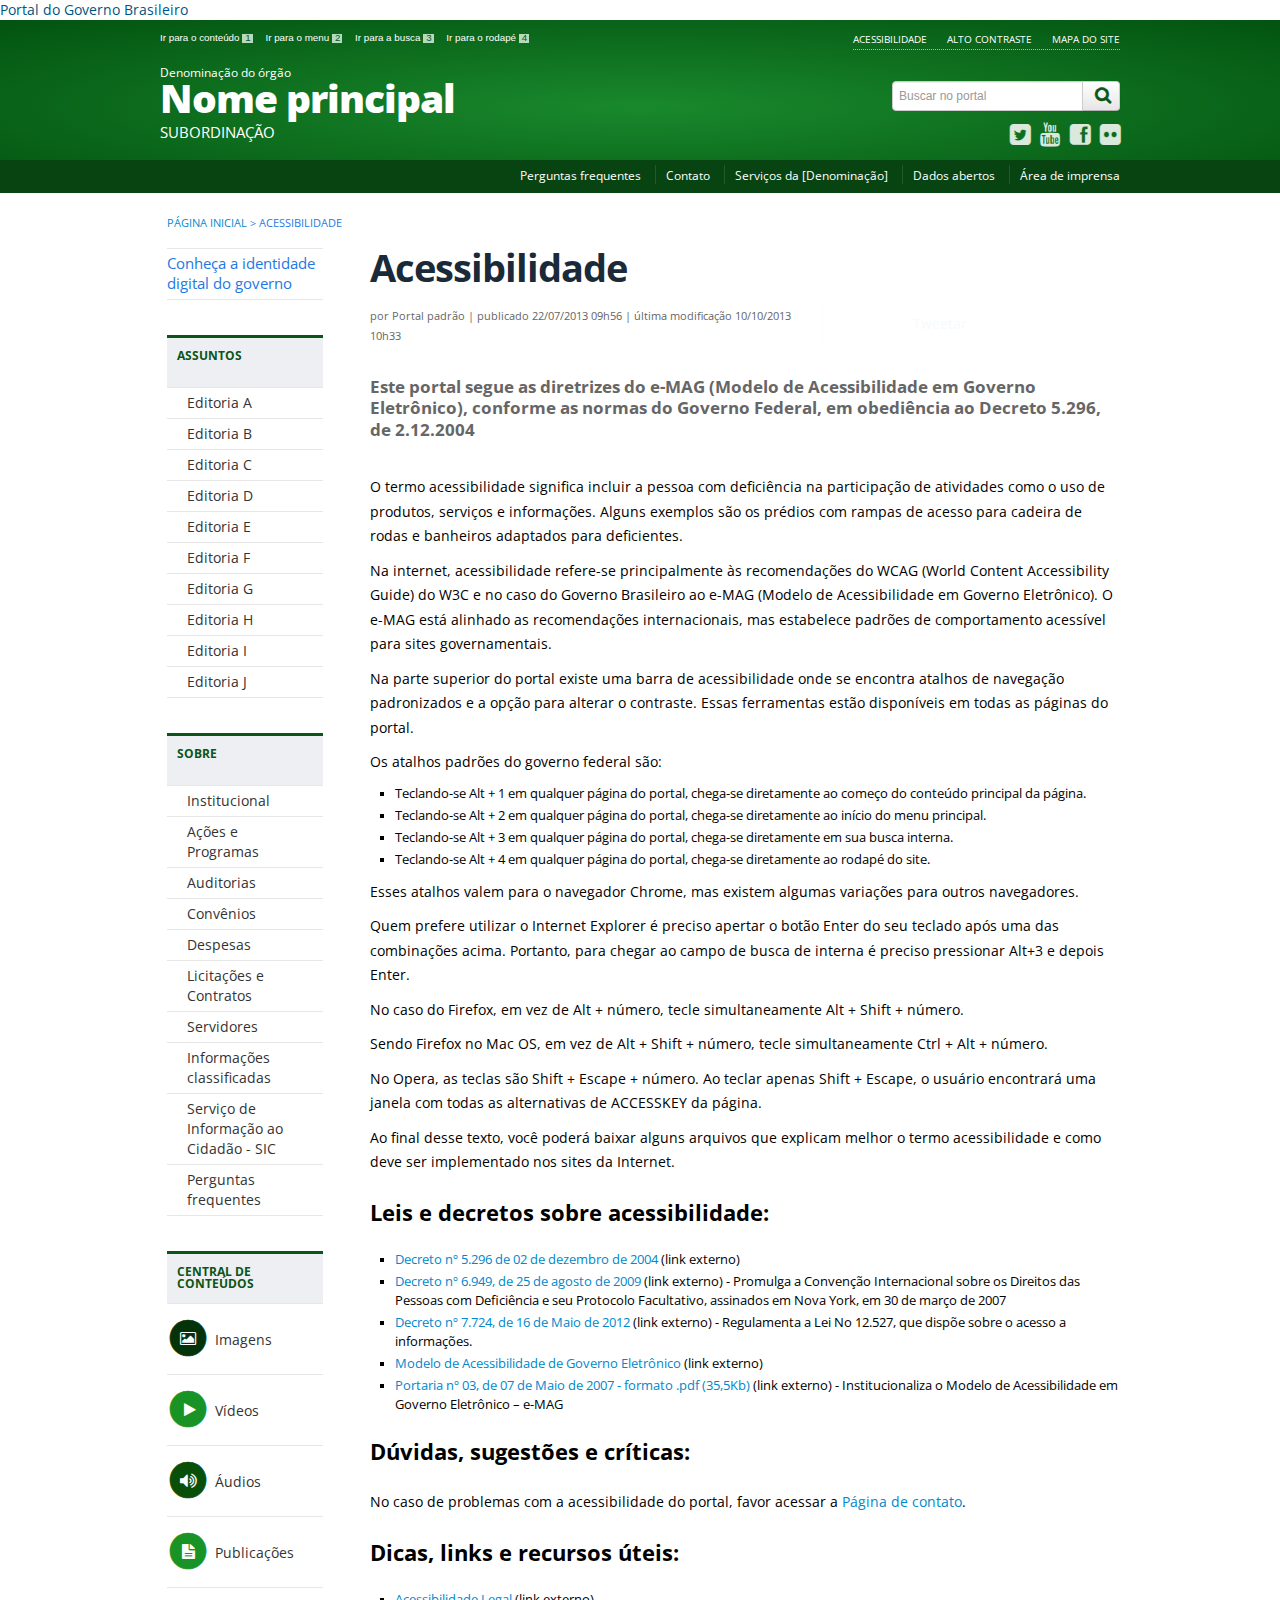
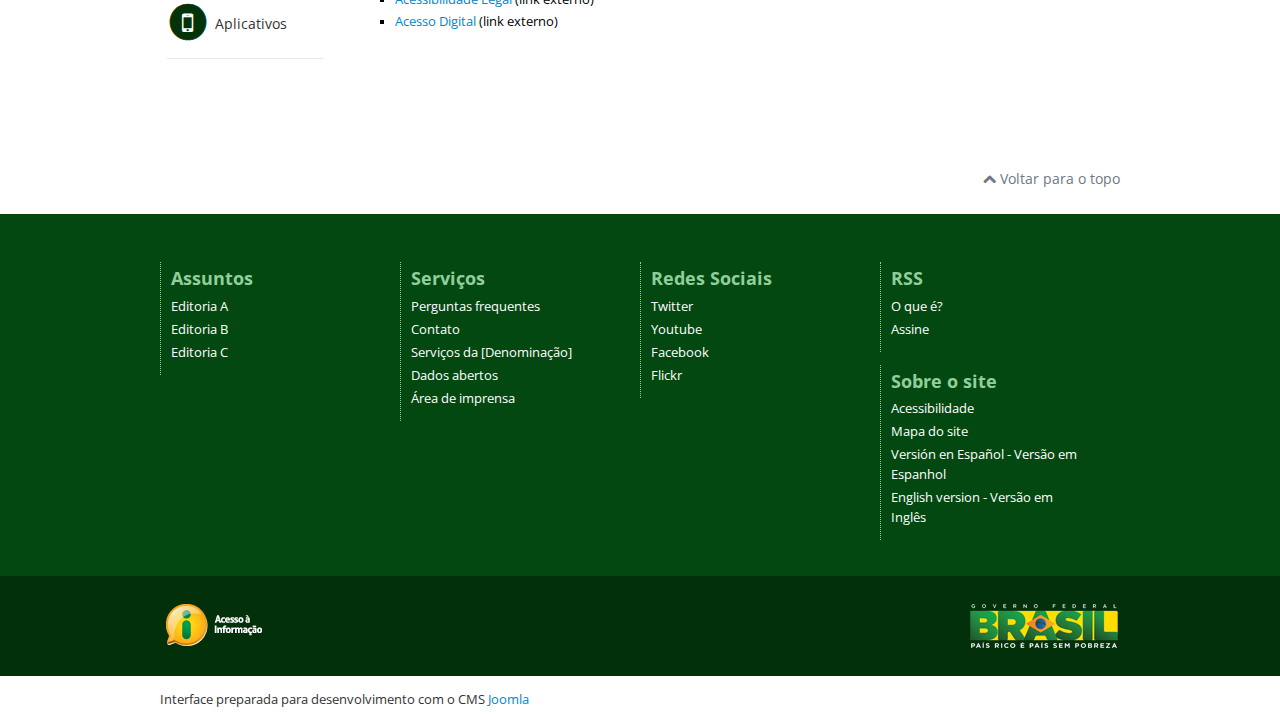
<file: interna-acessibilidade.html>
<!DOCTYPE html>
<!--[if lt IE 7]>      <html class="no-js lt-ie9 lt-ie8 lt-ie7" lang="pt-br" dir="ltr"> <![endif]-->
<!--[if IE 7]>         <html class="no-js lt-ie9 lt-ie8" lang="pt-br" dir="ltr"> <![endif]-->
<!--[if IE 8]>         <html class="no-js lt-ie9" lang="pt-br" dir="ltr"> <![endif]-->
<!--[if gt IE 8]><!--> <html class="no-js" lang="pt-br" dir="ltr"> <!--<![endif]-->
<head>
	<meta charset="utf-8" />
	<title>Portal Modelo - interface 1.0</title>
	<!-- <base href="" /> -->
	<meta name="keywords" content="" />
	<meta name="author" content="Joomla Calango - Joomla User Group Oficial" />
	<meta name="viewport" content="width=device-width, initial-scale=1.0" />
	<meta name="description" content="" />
	<meta name="generator" content="Joomla! - Open Source Content Management" />
	<!--[if lt IE 9]><script src="js/html5shiv.js"></script><![endif]-->
	<link href="img/favicon.ico" rel="shortcut icon" type="image/vnd.microsoft.icon" />
	<link rel="stylesheet" href="bootstrap/css/bootstrap.min.css" type='text/css'/>
	<link rel="stylesheet" href="css/template-verde.css" type='text/css'/>		
	<link rel="stylesheet" href="font-awesome/css/font-awesome.min.css" type='text/css'/>
	<!--[if lt IE 10]><link rel="stylesheet" href="css/ie.css" /><![endif]-->
	<!--[if lt IE 9]><link rel="stylesheet" href="css/ie8.css" /><![endif]-->
	<!--[if lt IE 8]><link rel="stylesheet" href="css/ie7.css" /><link rel="stylesheet" href="font-awesome/css/font-awesome-ie7.min.css" /><![endif]-->
	<!-- chamada de fontes local --><!-- <link rel="stylesheet" href="css/fontes.css" type='text/css'/>		 -->
	<!-- chamada de fontes externas --><link href='http://fonts.googleapis.com/css?family=Open+Sans:400italic,400,600,800,700' rel='stylesheet' type='text/css' />
	<link rel="stylesheet" href="jplayer/skin/portalpadrao01/jplayer.css" type='text/css'/>	
</head>
<body>
	<a class="hide" id="topo" href="#accessibility">Ir direto para menu de acessibilidade.</a>
	<noscript>
	  <div class="error minor-font">
        Seu navegador de internet está sem suporte à JavaScript. Por esse motivo algumas funcionalidades do site podem não estar acessíveis.
      </div>
	</noscript>
	<!--[if lt IE 7]><center><strong>Atenção, a versão de seu navegador não é compatível com este sítio. Atualize seu navegador.</strong></center><![endif]-->
	<!-- barra do governo -->
	<div id="barra-brasil">
		<a href="http://brasil.gov.br" title="Acesse para conhecer todos os serviços e informações do Governo Brasileiro na Internet.">Portal do Governo Brasileiro</a>		
    </div>
    <!-- fim barra do governo -->
    <div class="layout">
    	<header>
    		<div class="container"> 
	    		<div class="row-fluid accessibility-language-actions-container">    			   			
					<div class="span6 accessibility-container">
						<ul id="accessibility">
							<li>
								<a accesskey="1" href="#content" id="link-conteudo">
									Ir para o conte&uacute;do
									<span>1</span>
								</a>
							</li>
							<li>
								<a accesskey="2" href="#navigation" id="link-navegacao">
									Ir para o menu
									<span>2</span>
								</a>
							</li>
							<li>
								<a accesskey="3" href="#portal-searchbox" id="link-buscar">
									Ir para a busca
									<span>3</span>
								</a>
							</li>
							<li>
								<a accesskey="4" href="#footer" id="link-rodape">
									Ir para o rodap&eacute;
									<span>4</span>
								</a>
							</li>
						</ul>						
					</div>
					<!-- fim div.span6 -->
					<div class="span6 language-and-actions-container">
						<!-- Descomente para inserir menu de exemplo de idiomas no topo -->
						<!-- <ul id="language" class="pull-right">
							<li class="language-en">
								<a href="#">EN</a>
							</li>
							<li class="language-es">
								<a href="#">ES</a>
							</li>
						</ul>	 -->				
						<ul id="portal-siteactions" class="pull-right">
							<li>
								<a accesskey="5" href="interna-acessibilidade.html">Acessibilidade</a>
							</li>
							<li>
								<a accesskey="6" href="#" class="toggle-contraste">Alto Contraste</a>
							</li>
							<li>
								<a accesskey="7" href="#">Mapa do Site</a>
							</li>
						</ul>
					</div>
					<!-- fim div.span6 -->    
				</div>
				<!-- fim .row-fluid -->
				<div class="row-fluid">
					<div id="logo" class="span8">
					<!-- <div id="logo" class="span8 big"> <div id="logo" class="span8 small"> -->
						<a href="index.html" title="Descrição do Portal Padrão">							
							<span class="portal-title-1">Denominação do órgão</span>
							<h1 class="portal-title corto">Nome principal</h1>
							<span class="portal-description">Subordinação</span>
						</a>
					</div>
					<!-- fim .span8 -->
					<div class="span4">					
						<div id="portal-searchbox" class="row">
							<form action="#" class="pull-right">
								<fieldset>
									<legend class="hide">Busca</legend>
									<h2 class="hidden">Buscar no portal</h2>
									<div class="input-append">
										<label for="portal-searchbox-field" class="hide">Busca: </label>
										<input type="text" id="portal-searchbox-field" class="searchField" placeholder="Buscar no portal" title="Buscar no portal" name="searchterm">		
										<button type="button" class="btn searchButton"><span class="hide">Buscar</span><i class="icon-search"></i></button>
									</div>									
								</fieldset>
							</form>
						</div>
						<!-- fim div#portal-searchbox.row -->
						<div id="social-icons" class="row">
							<h2 class="hidden">Redes Sociais</h2>
							<ul class="pull-right">
								<li class="portalredes-item"><a title="Twitter" href="https://twitter.com/twitter">
									<i class="icon-twitter-sign"><span>Twitter</span></i></a>
	    						</li>
	    						<li class="portalredes-item"><a title="YouTube" href="http://youtube.com/youtube">
	    							<i class="icon-youtube"><span>Youtube</span></i></a>
	    						</li>
	    						<li class="portalredes-item"><a title="Facebook" href="http://facebook.com/facebook">
	    							<i class="icon-facebook-sign"><span>Facebook</span></i></a>
	    						</li>
	    						<li class="portalredes-item"><a title="Flickr" href="http://flickr.com/flickr">
	    							<i class="icon-flickr"><span>Flickr</span></i></a>
	    						</li>
							</ul>
						</div>
						<!-- fim div#social-icons.row -->
					</div>
					<!-- fim .span4 -->
				</div>
				<!-- fim .row-fluid -->
			</div>
			<!-- fim div.container -->
			<div class="sobre">
				<div class="container">
					<nav class="menu-servicos pull-right">
						<h2 class="hide">Serviços</h2>
						<ul>
							<li class="portalservicos-item">
								<a title="Perguntas frequentes" href="interna-perguntas-frequentes.html">Perguntas frequentes</a>
							</li>
							<li class="portalservicos-item">
								<a title="Contato" href="#">Contato</a>
							</li>
							<li class="portalservicos-item">
								<a title="Serviços da [Denominação]" href="#">Serviços da [Denominação]</a>
							</li>
							<li class="portalservicos-item">
								<a title="Dados abertos" href="#">Dados abertos</a>
							</li>
							<li class="portalservicos-item">
								<a title="Área de imprensa" href="#">Área de imprensa</a>
							</li>
						</ul>
						<span class="hide">Fim do menu de serviços</span>
					</nav>
					<!-- fim #menu-servicos.pull-right -->
				</div>
				<!-- .container -->
			</div>
			<!-- fim .sobre -->			
    	</header>
		<main> 
    		<div class="container">
				<div class="row-fluid">
	                <section class="rastro-navegacao">
	                        <div class="rastro-navegacao row-flutuante">
	                                <a class="pathway" href="index.html">Página inicial</a>
	                                <span class="separator"> &gt; </span>
	                                <span>Acessibilidade</span>
	                        </div>
	                </section>
				</div>
				<!-- fim .row-fluid -->
				<div class="row-fluid">
					<div id="navigation" class="span3">
						<a href="#" class="visible-phone visible-tablet mainmenu-toggle btn"><i class="icon-list"></i>&nbsp;Menu</a>
						<section id="navigation-section">							
							<span class="hide">Início do menu principal</span>
							<nav class="menu-de-apoio span9">
								<h2 class="hide">Temas relevantes</h2>
								<ul>
									<li><a href="interna-de-noticias.html" title="Conheça a identidade digital do governo">Conheça a identidade digital do governo</a></li>									
								</ul>							
							</nav>
							<nav class="span9 assuntos">
								<h2>Assuntos <i class="icon-chevron-down visible-phone visible-tablet pull-right"></i></h2>
								<ul>
									<li><a href="#" title="Editoria A">Editoria A</a></li>
									<li><a href="#" title="Editoria B">Editoria B</a></li>
									<li><a href="#" title="Editoria C">Editoria C</a></li>								
									<li><a href="#" title="Editoria D">Editoria D</a></li>								
									<li><a href="#" title="Editoria E">Editoria E</a></li>								
									<li><a href="#" title="Editoria F">Editoria F</a></li>								
									<li><a href="#" title="Editoria G">Editoria G</a></li>								
									<li><a href="#" title="Editoria H">Editoria H</a></li>								
									<li><a href="#" title="Editoria I">Editoria I</a></li>								
									<li><a href="#" title="Editoria J">Editoria J</a></li>								
								</ul>
							</nav>
							<nav class="span9 sobre">
								<h2>Sobre <i class="icon-chevron-down visible-phone visible-tablet pull-right"></i></h2>
								<ul>
									<li><a href="#" title="Institucional">Institucional</a></li>
									<li><a href="#" title="Ações e Programas">Ações e Programas</a></li>
									<li><a href="#" title="Auditorias">Auditorias</a></li>
									<li><a href="#" title="Convênios">Convênios</a></li>								
									<li><a href="#" title="Despesas">Despesas</a></li>								
									<li><a href="#" title="Licitações e Contratos">Licitações e Contratos</a></li>							
									<li><a href="#" title="Servidores">Servidores</a></li>								
									<li><a href="interna-informacoes-classificadas.html" title="Informações classificadas">Informações classificadas</a></li>
									<li><a href="#" title="Serviço de Informação ao Cidadão - SIC">Serviço de Informação ao Cidadão - SIC</a></li>
									<li><a href="interna-perguntas-frequentes.html" title="Perguntas frequentes">Perguntas frequentes</a></li>
								</ul>
							</nav>	
							<nav class="span9 central-conteudos">
								<h2>Central de Conteúdos <i class="icon-chevron-down visible-phone visible-tablet pull-right"></i></h2>
								<ul>
									<li><a href="#" class="imagens" title="Imagens">
										<span class="icon-li icon-stack">
										  <i class="icon-circle icon-stack-base"><span class="hide">&nbsp;</span></i>
										  <i class="icon-picture icon-light"><span class="hide">&nbsp;</span></i>
										</span>
										Imagens</a>
									</li>
									<li><a href="#" class="videos" title="Vídeos">
										<span class="icon-li icon-stack">
										  <i class="icon-circle icon-stack-base"><span class="hide">&nbsp;</span></i>
										  <i class="icon-play icon-light"><span class="hide">&nbsp;</span></i>
										</span>
										Vídeos</a>
									</li>
									<li><a href="#" class="audios" title="Áudios">
										<span class="icon-li icon-stack">
										  <i class="icon-circle icon-stack-base"><span class="hide">&nbsp;</span></i>
										  <i class="icon-volume-up icon-light"><span class="hide">&nbsp;</span></i>
										</span>
										Áudios</a>
									</li>
									<li><a href="#" class="publicacoes" title="Publicações">
										<span class="icon-li icon-stack">
										  <i class="icon-circle icon-stack-base"><span class="hide">&nbsp;</span></i>
										  <i class="icon-file-text icon-light"><span class="hide">&nbsp;</span></i>
										</span>
										Publicações</a>
									</li>
									<li><a href="#" class="aplicativos" title="Aplicativos">
										<span class="icon-li icon-stack">
										  <i class="icon-circle icon-stack-base"><span class="hide">&nbsp;</span></i>
										  <i class="icon-mobile-phone icon-light"><span class="hide">&nbsp;</span></i>
										</span>
										Aplicativos</a>
									</li>
									<!-- descomentar de acordo com necessidade do orgao -->
									<!-- <li><a href="#" class="infograficos" title="Imagens">
										<span class="icon-li icon-stack">
										  <i class="icon-circle icon-stack-base"><span class="hide">&nbsp;</span></i>
										  <i class="icon-columns icon-light"><span class="hide">&nbsp;</span></i>
										</span>
										Infográficos</a>
									</li>
									<li><a href="#" class="estatisticas" title="Estatísticas">
										<span class="icon-li icon-stack">
										  <i class="icon-circle icon-stack-base"><span class="hide">&nbsp;</span></i>
										  <i class="icon-bar-chart icon-light"><span class="hide">&nbsp;</span></i>
										</span>
										Estatísticas</a>
									</li>			 -->													
								</ul>
							</nav>	
							<span class="hide">Fim do menu principal</span>
						</section>					
					</div>
					<!-- fim #navigation.span3 -->
					<div id="content" class="internas span9">
						<section id="content-section">							
							<span class="hide">Início do conteúdo da página</span>
							<!--  		CONTEUDO   	---------- -->		
							<h1 class="documentFirstHeading">
							    Acessibilidade
							</h1>							
							<div class="content-header-options-1 row-fluid">
								<div class="documentByLine span7">
									<span class="documentAuthor">por <strong>Portal padrão</strong></span>
									<span class="separator">|</span>
									<span class="documentPublished"><strong>publicado</strong> 22/07/2013 09h56</span>
									<span class="separator">|</span>
									<span class="documentModified"><strong>última modificação</strong> 10/10/2013 10h33</span>
								</div>
								<div class="btns-social-like span5 hide">
									<div class="pull-left googleplus">
										<!-- botão google plus -->
										<div class="g-plusone" data-size="medium" data-annotation="bubble"></div>
										<script type="text/javascript">
										  window.___gcfg = {lang: 'pt-BR'};
										  (function() {
										    var po = document.createElement('script'); po.type = 'text/javascript'; po.async = true;
										    po.src = 'https://apis.google.com/js/plusone.js';
										    var s = document.getElementsByTagName('script')[0]; s.parentNode.insertBefore(po, s);
										  })();
										</script><noscript>&nbsp;<!-- item para fins de acessibilidade --></noscript>
										<!-- fim botão google plus -->	
									</div>
									<div class="pull-left twitter">
										<!-- botão twitter -->
										<a href="https://twitter.com/share" class="twitter-share-button" data-via="portalbrasil" data-lang="pt">Tweetar</a>
										<script>!function(d,s,id){var js,fjs=d.getElementsByTagName(s)[0],p=/^http:/.test(d.location)?'http':'https';if(!d.getElementById(id)){js=d.createElement(s);js.id=id;js.src=p+'://platform.twitter.com/widgets.js';fjs.parentNode.insertBefore(js,fjs);}}(document, 'script', 'twitter-wjs');</script><noscript>&nbsp;<!-- item para fins de acessibilidade --></noscript>
										<!-- fim botão twitter -->	
									</div>
									<div class="pull-left facebook">
										<!-- botão facebook -->
										<div class="fb-like" data-href="http://www.brasil.gov.br" data-layout="button_count" data-action="like" data-show-faces="false" data-share="false"></div>
										<div id="fb-root"></div>
										<script>(function(d, s, id) {
										  var js, fjs = d.getElementsByTagName(s)[0];
										  if (d.getElementById(id)) return;
										  js = d.createElement(s); js.id = id;
										  js.src = "//connect.facebook.net/pt_BR/all.js#xfbml=1&appId=509544779073047";
										  fjs.parentNode.insertBefore(js, fjs);
										}(document, 'script', 'facebook-jssdk'));</script><noscript>&nbsp;<!-- item para fins de acessibilidade --></noscript>
										<!-- fim botão facebook -->	
									</div>				
								</div>
							</div>
							<!-- fim .content-header-options-1 -->

							<div class="description">
								<p>
								Este portal segue as diretrizes do e-MAG (Modelo de Acessibilidade em Governo Eletrônico), conforme as normas do Governo Federal, em obediência ao Decreto 5.296, de 2.12.2004</p>
							</div>

							<p>O termo acessibilidade significa incluir a pessoa com deficiência na participação de atividades como o uso de produtos, serviços e informações. Alguns exemplos são os prédios com rampas de acesso para cadeira de rodas e banheiros adaptados para deficientes.</p>
							<p>Na internet, acessibilidade refere-se principalmente às recomendações do WCAG (World Content Accessibility Guide) do W3C e no caso do Governo Brasileiro ao e-MAG (Modelo de Acessibilidade em Governo Eletrônico). O e-MAG está alinhado as recomendações internacionais, mas estabelece padrões de comportamento acessível para sites governamentais.</p>
							<p>Na parte superior do portal existe uma barra de acessibilidade onde se encontra atalhos de navegação padronizados e a opção para alterar o contraste. Essas ferramentas estão disponíveis em todas as páginas do portal.</p>
							<p>Os atalhos padrões do governo federal são:</p>

							<ul>
								<li>Teclando-se Alt + 1 em qualquer página do portal, chega-se diretamente ao começo do conteúdo principal da página.</li>
								<li>Teclando-se Alt + 2 em qualquer página do portal, chega-se diretamente ao início do menu principal.</li>
								<li>Teclando-se Alt + 3 em qualquer página do portal, chega-se diretamente em sua busca interna.</li>
								<li>Teclando-se Alt + 4 em qualquer página do portal, chega-se diretamente ao rodapé do site.</li>
							</ul>

							<p>Esses atalhos valem para o navegador Chrome, mas existem algumas variações para outros navegadores.</p>
							<p>Quem prefere utilizar o Internet Explorer é preciso apertar o botão Enter do seu teclado após uma das combinações acima. Portanto, para chegar ao campo de busca de interna é preciso pressionar Alt+3 e depois Enter.</p>
							<p>No caso do Firefox, em vez de Alt + número, tecle simultaneamente Alt + Shift + número.</p>
							<p>Sendo Firefox no Mac OS, em vez de Alt + Shift + número, tecle simultaneamente Ctrl + Alt + número.</p>
							<p>No Opera, as teclas são Shift + Escape + número. Ao teclar apenas Shift + Escape, o usuário encontrará uma janela com todas as alternativas de ACCESSKEY da página.</p>
							<p>Ao final desse texto, você poderá baixar alguns arquivos que explicam melhor o termo acessibilidade e como deve ser implementado nos sites da Internet.</p>

							<h2>
								Leis e decretos sobre acessibilidade:
							</h2>

							<ul>
								<li><a href="http://www.planalto.gov.br/ccivil_03/_Ato2004-2006/2004/Decreto/D5296.htm" target="_self" title="">Decreto nº 5.296 de 02 de dezembro de 2004 </a>(link externo)</li>
								<li><a href="http://www.planalto.gov.br/ccivil_03/_ato2007-2010/2009/decreto/d6949.htm" target="_self" title="">Decreto nº 6.949, de 25 de agosto de 2009</a> (link externo) - Promulga a Convenção Internacional sobre os Direitos das Pessoas com Deficiência e seu Protocolo Facultativo, assinados em Nova York, em 30 de março de 2007 </li>
								<li><a href="http://www.planalto.gov.br/ccivil_03/_ato2011-2014/2012/Decreto/D7724.htm" target="_self" title="">Decreto nº 7.724, de 16 de Maio de 2012</a> (link externo) - Regulamenta a Lei No 12.527, que dispõe sobre o acesso a informações.</li>
								<li><a href="http://www.governoeletronico.gov.br/acoes-e-projetos/e-MAG" target="_self" title="">Modelo de Acessibilidade de Governo Eletrônico</a> (link externo) </li>
								<li><a href="http://www.governoeletronico.gov.br/biblioteca/arquivos/portaria-no-03-de-07-05-2007" target="_self" title="">Portaria nº 03, de 07 de Maio de 2007 - formato .pdf (35,5Kb)</a> (link externo) - Institucionaliza o Modelo de Acessibilidade em Governo Eletrônico – e-MAG </li>
							</ul>
							<h2>Dúvidas, sugestões e críticas:</h2>
							<p>
								No caso de problemas com a acessibilidade do portal, favor acessar a <a title="" href="http://portalpadrao.plone.org.br/../fale-conosco" target="_self">Página de contato</a><span>.</span>
							</p>
							<h2>Dicas, links e recursos úteis: </h2>
							<ul>
								<li><a href="http://acessibilidadelegal.com/" target="_self" title="">Acessibilidade Legal</a> (link externo)</li>
								<li><a href="http://acessodigital.net/links.html" target="_self" title="">Acesso Digital</a> (link externo)</li>
							</ul>

							<!--  		CONTEUDO  FINAL      	---------- -->
							<span class="hide">Fim do conteúdo da página</span>							
						</section>
					</div>
					<!-- fim #content.span9 -->
				</div>
				<!-- fim .row-fluid -->
			</div>
			<!-- fim .container -->
		</main>
    	<footer>
    		<div class="footer-atalhos">
    			<div class="container">
    				<div class="pull-right voltar-ao-topo"><a href="#portal-siteactions"><i class="icon-chevron-up"></i>&nbsp;Voltar para o topo</a></div>
    			</div>
    		</div>
    		<div class="container container-menus">
    			<div id="footer" class="row footer-menus">
    				<span class="hide">Início da navegação de rodapé</span>
    				<div class="span3">
						<nav class="row assuntos nav">
							<h2>Assuntos</h2>
							<ul>
								<li><a href="#" title="Editoria A">Editoria A</a></li>
								<li><a href="#" title="Editoria B">Editoria B</a></li>
								<li><a href="#" title="Editoria C">Editoria C</a></li>								
							</ul>
						</nav>    					
    				</div>
					<div class="span3">
						<nav class="row servicos nav">
							<h2>Serviços</h2>
							<ul>
								<li class="portalservicos-item">
									<a title="Perguntas frequentes" href="#">Perguntas frequentes</a>
								</li>
								<li class="portalservicos-item">
									<a title="Contato" href="#">Contato</a>
								</li>
								<li class="portalservicos-item">
									<a title="Serviços da [Denominação]" href="#">Serviços da [Denominação]</a>
								</li>
								<li class="portalservicos-item">
									<a title="Dados abertos" href="#">Dados abertos</a>
								</li>
								<li class="portalservicos-item">
									<a title="Área de imprensa" href="#">Área de imprensa</a>
								</li>
							</ul>
						</nav>							
					</div>
					<div class="span3">
						<nav class="row redes-sociais nav">
							<h2>Redes Sociais</h2>
							<ul>
								<li class="portalredes-item"><a title="Twitter" href="https://twitter.com/twitter">
	    							Twitter</a>
	    						</li>
	    						<li class="portalredes-item"><a title="YouTube" href="http://youtube.com/youtube">
	    							Youtube</a>
	    						</li>
	    						<li class="portalredes-item"><a title="Facebook" href="http://facebook.com/facebook">
	    							Facebook</a>
	    						</li>
	    						<li class="portalredes-item"><a title="Flickr" href="http://flickr.com/flickr">
	    							Flickr</a>
	    						</li>
							</ul>
						</nav>						
					</div>
					<div class="span3">
						<nav class="row rss nav">
							<h2>RSS</h2>
							<ul>
								<li><a href="#" title="O que é?">O que é?</a></li>
								<li><a href="#" title="Assine">Assine</a></li>
							</ul>
						</nav>
						<nav class="row sobre nav">
							<h2>Sobre o site</h2>
							<ul>
								<li><a href="#">Acessibilidade</a></li>
								<li><a href="#">Mapa do site</a></li>
								<li><a href="#">Versión en Español - Versão em Espanhol</a></li>
								<li><a href="#">English version - Versão em Inglês</a></li>
							</ul>
						</nav>
					</div>
					<span class="hide">Fim da navegação de rodapé</span>					
    			</div>
    			<!-- fim .row -->
    		</div>
    		<!-- fim .container -->
			<div class="footer-logos">
				<div class="container">
					<a href="http://www.acessoainformacao.gov.br/" class="logo-acesso pull-left"><img src="images/acesso-a-informacao.png" alt="Acesso a Informação"></a>
					<!-- separador para fins de acessibilidade --><span class="hide">&nbsp;</span><!-- fim separador para fins de acessibilidade -->
					<a href="http://www.brasil.gov.br/" class="brasil pull-right"><img src="images/brasil.png" alt="Brasil - Governo Federal"></a>
				</div>				
			</div>
			<div class="footer-ferramenta">
				<div class="container">
					<p>Interface preparada para desenvolvimento com o CMS <a href="http://www.joomla.org">Joomla</a></p>		
				</div>				
			</div>
    		<div class="footer-atalhos visible-phone">
    			<div class="container">
    				<span class="hide">Fim do conteúdo da página</span>
    				<div class="pull-right voltar-ao-topo"><a href="#portal-siteactions"><i class="icon-chevron-up"></i>&nbsp;Voltar para o topo</a></div>
    			</div>
    		</div>
    	</footer>		
    </div>
	<!-- fim div#wrapper -->	
	<!-- scripts principais -->	
	<script src="js/jquery.min.js" type="text/javascript"></script><noscript>&nbsp;<!-- item para fins de acessibilidade --></noscript>
	<script src="js/jquery-noconflict.js" type="text/javascript"></script><noscript>&nbsp;<!-- item para fins de acessibilidade --></noscript>
	<script src="bootstrap/js/bootstrap.min.js" type="text/javascript"></script><noscript>&nbsp;<!-- item para fins de acessibilidade --></noscript>
	<script src="js/jquery.cookie.js" type="text/javascript"></script><noscript>&nbsp;<!-- item para fins de acessibilidade --></noscript>
	<script src="js/template.js" type="text/javascript"></script><noscript>&nbsp;<!-- item para fins de acessibilidade --></noscript>
	<!-- Script do portal Brasil deve ficar preferencialmente no rodape para nao atrasar o carregamento da pagina principal -->
	<script src="http://barra.brasil.gov.br/barra.js?cor=verde" type="text/javascript"></script><noscript>&nbsp;<!-- item para fins de acessibilidade --></noscript>
</body>
</html>
</file>
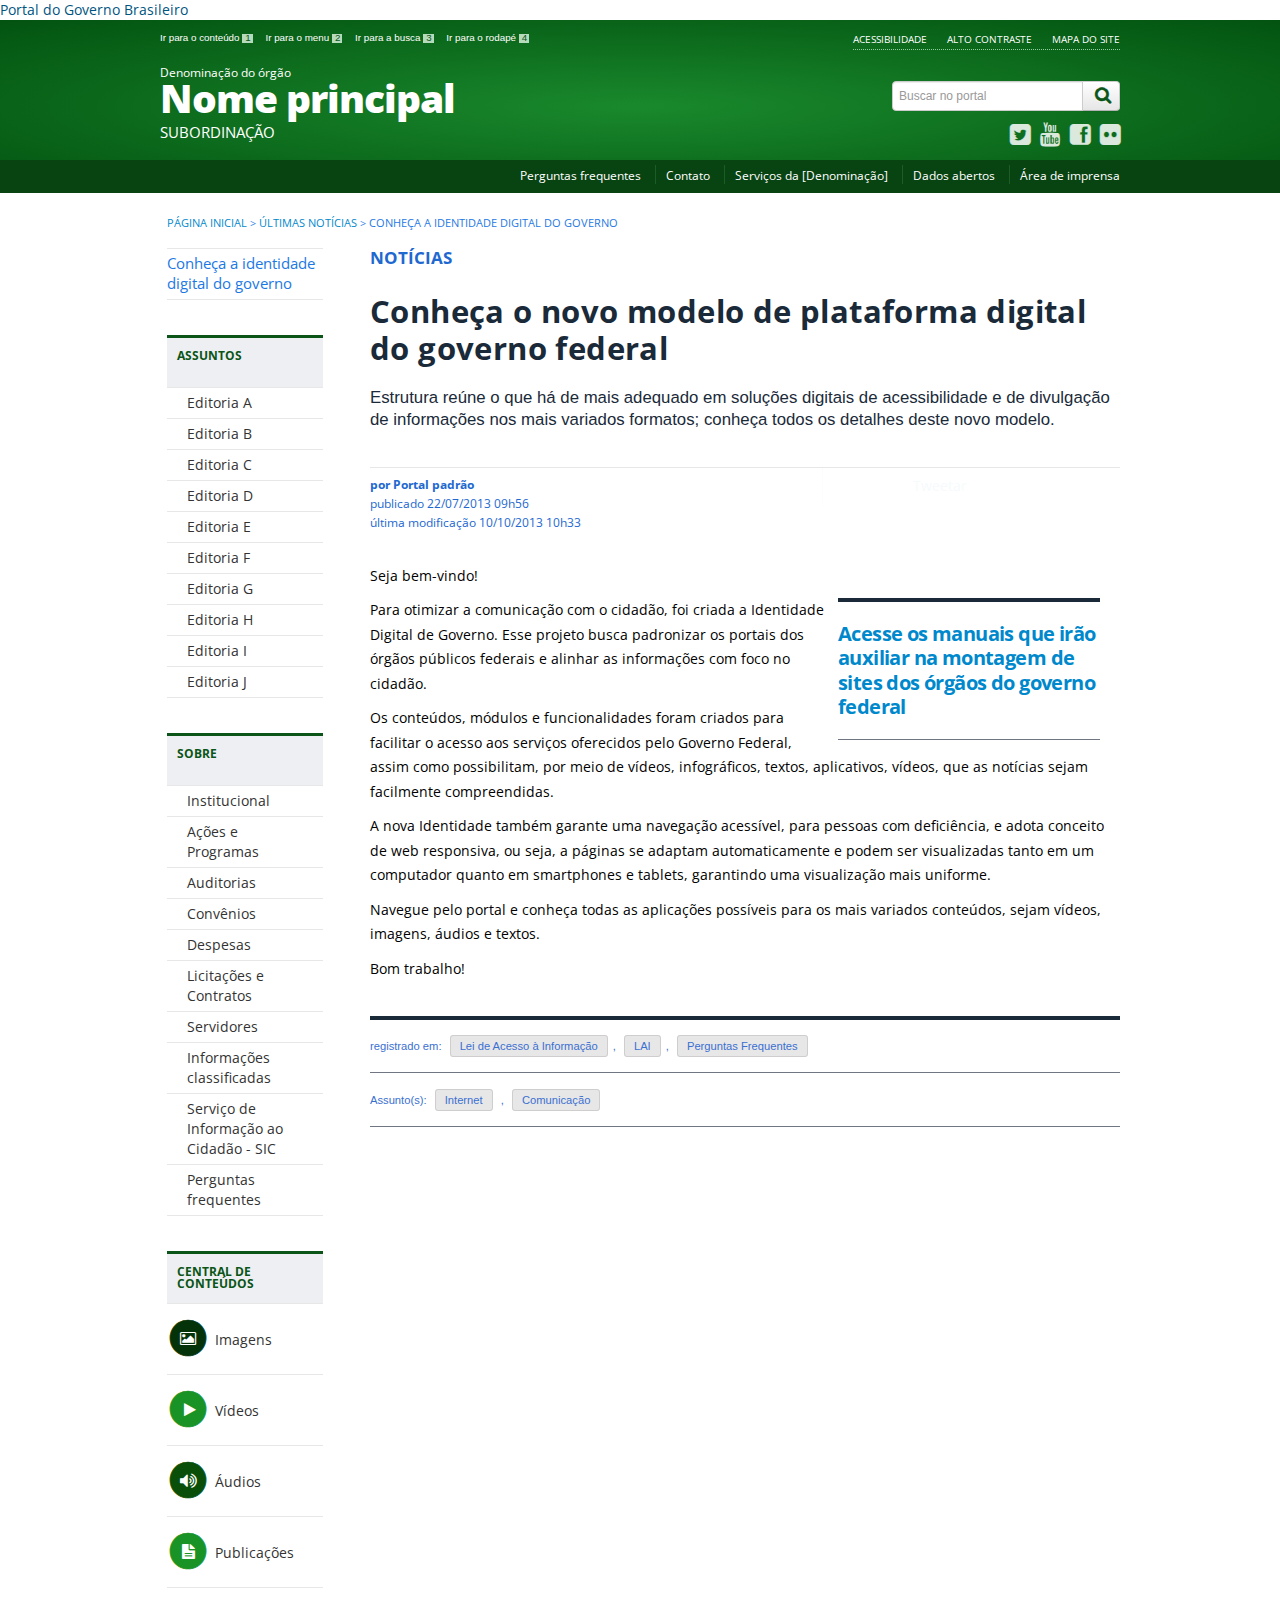
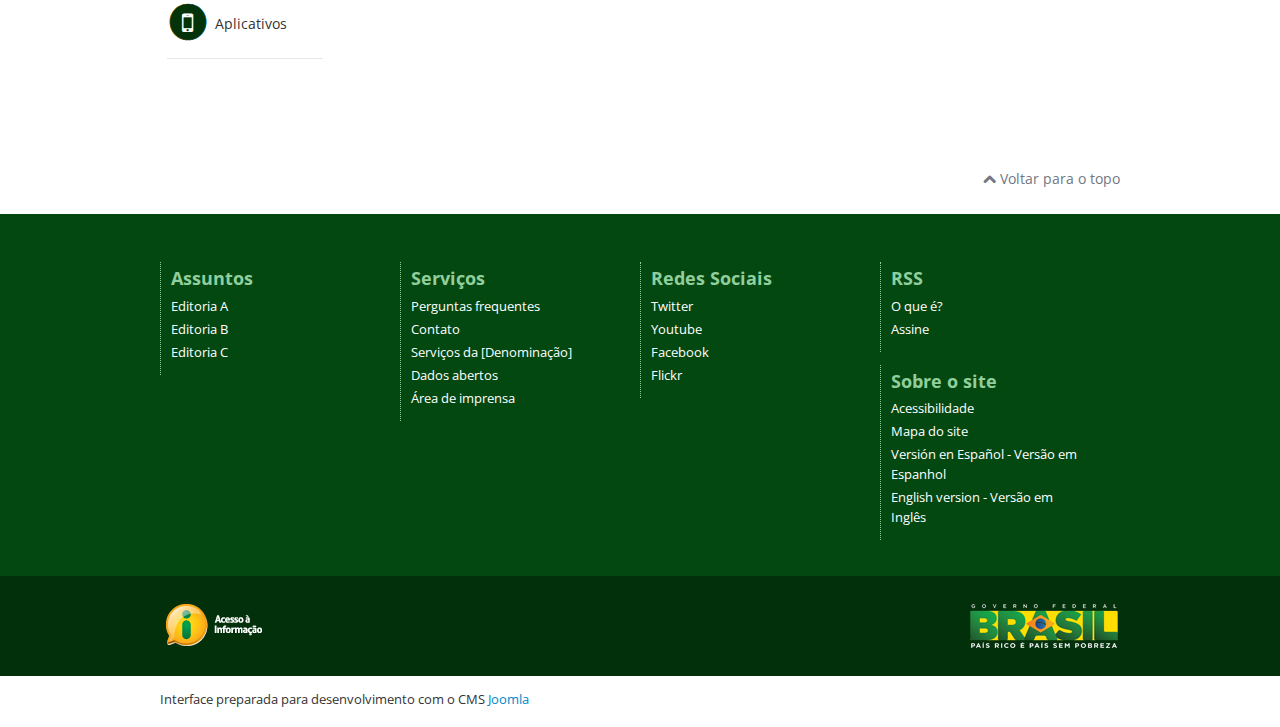
<file: interna-de-noticias.html>
<!DOCTYPE html>
<!--[if lt IE 7]>      <html class="no-js lt-ie9 lt-ie8 lt-ie7" lang="pt-br" dir="ltr"> <![endif]-->
<!--[if IE 7]>         <html class="no-js lt-ie9 lt-ie8" lang="pt-br" dir="ltr"> <![endif]-->
<!--[if IE 8]>         <html class="no-js lt-ie9" lang="pt-br" dir="ltr"> <![endif]-->
<!--[if gt IE 8]><!--> <html class="no-js" lang="pt-br" dir="ltr"> <!--<![endif]-->
<head>
	<meta charset="utf-8" />
	<title>Portal Modelo - interface 1.0</title>
	<!-- <base href="" /> -->
	<meta name="keywords" content="" />
	<meta name="author" content="Joomla Calango - Joomla User Group Oficial" />
	<meta name="viewport" content="width=device-width, initial-scale=1.0" />
	<meta name="description" content="" />
	<meta name="generator" content="Joomla! - Open Source Content Management" />
	<!--[if lt IE 9]><script src="js/html5shiv.js"></script><![endif]-->
	<link href="img/favicon.ico" rel="shortcut icon" type="image/vnd.microsoft.icon" />
	<link rel="stylesheet" href="bootstrap/css/bootstrap.min.css" type='text/css'/>
	<link rel="stylesheet" href="css/template-verde.css" type='text/css'/>		
	<link rel="stylesheet" href="font-awesome/css/font-awesome.min.css" type='text/css'/>
	<!--[if lt IE 10]><link rel="stylesheet" href="css/ie.css" /><![endif]-->
	<!--[if lt IE 9]><link rel="stylesheet" href="css/ie8.css" /><![endif]-->
	<!--[if lt IE 8]><link rel="stylesheet" href="css/ie7.css" /><link rel="stylesheet" href="font-awesome/css/font-awesome-ie7.min.css" /><![endif]-->
	<!-- chamada de fontes local --><!-- <link rel="stylesheet" href="css/fontes.css" type='text/css'/>		 -->
	<!-- chamada de fontes externas --><link href='http://fonts.googleapis.com/css?family=Open+Sans:400italic,400,600,800,700' rel='stylesheet' type='text/css' />
	<link rel="stylesheet" href="jplayer/skin/portalpadrao01/jplayer.css" type='text/css'/>	
</head>
<body>
	<a class="hide" id="topo" href="#accessibility">Ir direto para menu de acessibilidade.</a>
	<noscript>
	  <div class="error minor-font">
        Seu navegador de internet está sem suporte à JavaScript. Por esse motivo algumas funcionalidades do site podem não estar acessíveis.
      </div>
	</noscript>
	<!--[if lt IE 7]><center><strong>Atenção, a versão de seu navegador não é compatível com este sítio. Atualize seu navegador.</strong></center><![endif]-->
	<!-- barra do governo -->
	<div id="barra-brasil">
		<a href="http://brasil.gov.br" title="Acesse para conhecer todos os serviços e informações do Governo Brasileiro na Internet.">Portal do Governo Brasileiro</a>		
    </div>
    <!-- fim barra do governo -->
    <div class="layout">
    	<header>
    		<div class="container"> 
	    		<div class="row-fluid accessibility-language-actions-container">    			   			
					<div class="span6 accessibility-container">
						<ul id="accessibility">
							<li>
								<a accesskey="1" href="#content" id="link-conteudo">
									Ir para o conte&uacute;do
									<span>1</span>
								</a>
							</li>
							<li>
								<a accesskey="2" href="#navigation" id="link-navegacao">
									Ir para o menu
									<span>2</span>
								</a>
							</li>
							<li>
								<a accesskey="3" href="#portal-searchbox" id="link-buscar">
									Ir para a busca
									<span>3</span>
								</a>
							</li>
							<li>
								<a accesskey="4" href="#footer" id="link-rodape">
									Ir para o rodap&eacute;
									<span>4</span>
								</a>
							</li>
						</ul>						
					</div>
					<!-- fim div.span6 -->
					<div class="span6 language-and-actions-container">
						<!-- Descomente para inserir menu de exemplo de idiomas no topo -->
						<!-- <ul id="language" class="pull-right">
							<li class="language-en">
								<a href="#">EN</a>
							</li>
							<li class="language-es">
								<a href="#">ES</a>
							</li>
						</ul>	 -->				
						<ul id="portal-siteactions" class="pull-right">
							<li>
								<a accesskey="5" href="interna-acessibilidade.html">Acessibilidade</a>
							</li>
							<li>
								<a accesskey="6" href="#" class="toggle-contraste">Alto Contraste</a>
							</li>
							<li>
								<a accesskey="7" href="#">Mapa do Site</a>
							</li>
						</ul>
					</div>
					<!-- fim div.span6 -->    
				</div>
				<!-- fim .row-fluid -->
				<div class="row-fluid">
					<div id="logo" class="span8">
					<!-- <div id="logo" class="span8 big"> <div id="logo" class="span8 small"> -->
						<a href="index.html" title="Descrição do Portal Padrão">							
							<span class="portal-title-1">Denominação do órgão</span>
							<h1 class="portal-title corto">Nome principal</h1>
							<span class="portal-description">Subordinação</span>
						</a>
					</div>
					<!-- fim .span8 -->
					<div class="span4">					
						<div id="portal-searchbox" class="row">
							<form action="#" class="pull-right">
								<fieldset>
									<legend class="hide">Busca</legend>
									<h2 class="hidden">Buscar no portal</h2>
									<div class="input-append">
										<label for="portal-searchbox-field" class="hide">Busca: </label>
										<input type="text" id="portal-searchbox-field" class="searchField" placeholder="Buscar no portal" title="Buscar no portal" name="searchterm">		
										<button type="button" class="btn searchButton"><span class="hide">Buscar</span><i class="icon-search"></i></button>
									</div>									
								</fieldset>
							</form>
						</div>
						<!-- fim div#portal-searchbox.row -->
						<div id="social-icons" class="row">
							<h2 class="hidden">Redes Sociais</h2>
							<ul class="pull-right">
								<li class="portalredes-item"><a title="Twitter" href="https://twitter.com/twitter">
									<i class="icon-twitter-sign"><span>Twitter</span></i></a>
	    						</li>
	    						<li class="portalredes-item"><a title="YouTube" href="http://youtube.com/youtube">
	    							<i class="icon-youtube"><span>Youtube</span></i></a>
	    						</li>
	    						<li class="portalredes-item"><a title="Facebook" href="http://facebook.com/facebook">
	    							<i class="icon-facebook-sign"><span>Facebook</span></i></a>
	    						</li>
	    						<li class="portalredes-item"><a title="Flickr" href="http://flickr.com/flickr">
	    							<i class="icon-flickr"><span>Flickr</span></i></a>
	    						</li>
							</ul>
						</div>
						<!-- fim div#social-icons.row -->
					</div>
					<!-- fim .span4 -->
				</div>
				<!-- fim .row-fluid -->
			</div>
			<!-- fim div.container -->
			<div class="sobre">
				<div class="container">
					<nav class="menu-servicos pull-right">
						<h2 class="hide">Serviços</h2>
						<ul>
							<li class="portalservicos-item">
								<a title="Perguntas frequentes" href="interna-perguntas-frequentes.html">Perguntas frequentes</a>
							</li>
							<li class="portalservicos-item">
								<a title="Contato" href="#">Contato</a>
							</li>
							<li class="portalservicos-item">
								<a title="Serviços da [Denominação]" href="#">Serviços da [Denominação]</a>
							</li>
							<li class="portalservicos-item">
								<a title="Dados abertos" href="#">Dados abertos</a>
							</li>
							<li class="portalservicos-item">
								<a title="Área de imprensa" href="#">Área de imprensa</a>
							</li>
						</ul>
						<span class="hide">Fim do menu de serviços</span>
					</nav>
					<!-- fim #menu-servicos.pull-right -->
				</div>
				<!-- .container -->
			</div>
			<!-- fim .sobre -->			
    	</header>
		<main> 
    		<div class="container">
				<div class="row-fluid">
					<section class="rastro-navegacao">
	                    <div class="rastro-navegacao row-flutuante">
                            <a class="pathway" href="index.html">Página inicial</a>
                            <span class="separator"> &gt; </span>
                            <a class="pathway" href="interna-ultimas-noticias.html">Últimas notícias</a>
                            <span class="separator"> &gt; </span>
                            <span>Conheça a identidade digital do governo</span>
	                    </div>
                    </section> 
				</div>
				<!-- fim .row-fluid -->
				<div class="row-fluid">
					<div id="navigation" class="span3">
						<a href="#" class="visible-phone visible-tablet mainmenu-toggle btn"><i class="icon-list"></i>&nbsp;Menu</a>
						<section id="navigation-section">							
							<span class="hide">Início do menu principal</span>
							<nav class="menu-de-apoio span9">
								<h2 class="hide">Temas relevantes</h2>
								<ul>
									<li><a href="interna-de-noticias.html" title="Conheça a identidade digital do governo">Conheça a identidade digital do governo</a></li>									
								</ul>							
							</nav>
							<nav class="span9 assuntos">
								<h2>Assuntos <i class="icon-chevron-down visible-phone visible-tablet pull-right"></i></h2>
								<ul>
									<li><a href="#" title="Editoria A">Editoria A</a></li>
									<li><a href="#" title="Editoria B">Editoria B</a></li>
									<li><a href="#" title="Editoria C">Editoria C</a></li>								
									<li><a href="#" title="Editoria D">Editoria D</a></li>								
									<li><a href="#" title="Editoria E">Editoria E</a></li>								
									<li><a href="#" title="Editoria F">Editoria F</a></li>								
									<li><a href="#" title="Editoria G">Editoria G</a></li>								
									<li><a href="#" title="Editoria H">Editoria H</a></li>								
									<li><a href="#" title="Editoria I">Editoria I</a></li>								
									<li><a href="#" title="Editoria J">Editoria J</a></li>								
								</ul>
							</nav>
							<nav class="span9 sobre">
								<h2>Sobre <i class="icon-chevron-down visible-phone visible-tablet pull-right"></i></h2>
								<ul>
									<li><a href="#" title="Institucional">Institucional</a></li>
									<li><a href="#" title="Ações e Programas">Ações e Programas</a></li>
									<li><a href="#" title="Auditorias">Auditorias</a></li>
									<li><a href="#" title="Convênios">Convênios</a></li>								
									<li><a href="#" title="Despesas">Despesas</a></li>								
									<li><a href="#" title="Licitações e Contratos">Licitações e Contratos</a></li>							
									<li><a href="#" title="Servidores">Servidores</a></li>								
									<li><a href="interna-informacoes-classificadas.html" title="Informações classificadas">Informações classificadas</a></li>
									<li><a href="#" title="Serviço de Informação ao Cidadão - SIC">Serviço de Informação ao Cidadão - SIC</a></li>
									<li><a href="interna-perguntas-frequentes.html" title="Perguntas frequentes">Perguntas frequentes</a></li>
								</ul>
							</nav>	
							<nav class="span9 central-conteudos">
								<h2>Central de Conteúdos <i class="icon-chevron-down visible-phone visible-tablet pull-right"></i></h2>
								<ul>
									<li><a href="#" class="imagens" title="Imagens">
										<span class="icon-li icon-stack">
										  <i class="icon-circle icon-stack-base"><span class="hide">&nbsp;</span></i>
										  <i class="icon-picture icon-light"><span class="hide">&nbsp;</span></i>
										</span>
										Imagens</a>
									</li>
									<li><a href="#" class="videos" title="Vídeos">
										<span class="icon-li icon-stack">
										  <i class="icon-circle icon-stack-base"><span class="hide">&nbsp;</span></i>
										  <i class="icon-play icon-light"><span class="hide">&nbsp;</span></i>
										</span>
										Vídeos</a>
									</li>
									<li><a href="#" class="audios" title="Áudios">
										<span class="icon-li icon-stack">
										  <i class="icon-circle icon-stack-base"><span class="hide">&nbsp;</span></i>
										  <i class="icon-volume-up icon-light"><span class="hide">&nbsp;</span></i>
										</span>
										Áudios</a>
									</li>
									<li><a href="#" class="publicacoes" title="Publicações">
										<span class="icon-li icon-stack">
										  <i class="icon-circle icon-stack-base"><span class="hide">&nbsp;</span></i>
										  <i class="icon-file-text icon-light"><span class="hide">&nbsp;</span></i>
										</span>
										Publicações</a>
									</li>
									<li><a href="#" class="aplicativos" title="Aplicativos">
										<span class="icon-li icon-stack">
										  <i class="icon-circle icon-stack-base"><span class="hide">&nbsp;</span></i>
										  <i class="icon-mobile-phone icon-light"><span class="hide">&nbsp;</span></i>
										</span>
										Aplicativos</a>
									</li>
									<!-- descomentar de acordo com necessidade do orgao -->
									<!-- <li><a href="#" class="infograficos" title="Imagens">
										<span class="icon-li icon-stack">
										  <i class="icon-circle icon-stack-base"><span class="hide">&nbsp;</span></i>
										  <i class="icon-columns icon-light"><span class="hide">&nbsp;</span></i>
										</span>
										Infográficos</a>
									</li>
									<li><a href="#" class="estatisticas" title="Estatísticas">
										<span class="icon-li icon-stack">
										  <i class="icon-circle icon-stack-base"><span class="hide">&nbsp;</span></i>
										  <i class="icon-bar-chart icon-light"><span class="hide">&nbsp;</span></i>
										</span>
										Estatísticas</a>
									</li>			 -->													
								</ul>
							</nav>	
							<span class="hide">Fim do menu principal</span>
						</section>					
					</div>
					<!-- fim #navigation.span3 -->
					<div id="content" class="internas span9">
						<section id="content-section">							
							<span class="hide">Início do conteúdo da página</span>
							<!--  		CONTEUDO   	---------- -->
							<span class="documentCategory">Notícias</span>
							<h1 class="secondaryHeading">
								Conheça o novo modelo de plataforma digital do governo federal
							</h1>
							<div class="subtitle">
								<p>Estrutura reúne o que há de mais adequado em soluções digitais de acessibilidade e de divulgação de informações nos mais variados formatos; conheça todos os detalhes deste novo modelo.</p>
							</div>	
							<div class="content-header-options-1 row-fluid">
								<div class="documentByLine span7">
									<ul>
										<li class="documentAuthor">por <strong>Portal padrão</strong></li>
										<li class="documentPublished"><strong>publicado</strong> 22/07/2013 09h56</li>
										<li class="documentModified"><strong>última modificação</strong> 10/10/2013 10h33</li>
									</ul>
								</div>
								<div class="btns-social-like span5 hide">
									<div class="pull-left googleplus">
										<!-- botão google plus -->
										<div class="g-plusone" data-size="medium" data-annotation="bubble"></div>
										<script type="text/javascript">
										  window.___gcfg = {lang: 'pt-BR'};
										  (function() {
										    var po = document.createElement('script'); po.type = 'text/javascript'; po.async = true;
										    po.src = 'https://apis.google.com/js/plusone.js';
										    var s = document.getElementsByTagName('script')[0]; s.parentNode.insertBefore(po, s);
										  })();
										</script><noscript>&nbsp;<!-- item para fins de acessibilidade --></noscript>
										<!-- fim botão google plus -->	
									</div>
									<div class="pull-left twitter">
										<!-- botão twitter -->
										<a href="https://twitter.com/share" class="twitter-share-button" data-via="portalbrasil" data-lang="pt">Tweetar</a>
										<script>!function(d,s,id){var js,fjs=d.getElementsByTagName(s)[0],p=/^http:/.test(d.location)?'http':'https';if(!d.getElementById(id)){js=d.createElement(s);js.id=id;js.src=p+'://platform.twitter.com/widgets.js';fjs.parentNode.insertBefore(js,fjs);}}(document, 'script', 'twitter-wjs');</script><noscript>&nbsp;<!-- item para fins de acessibilidade --></noscript>
										<!-- fim botão twitter -->	
									</div>
									<div class="pull-left facebook">
										<!-- botão facebook -->
										<div class="fb-like" data-href="http://www.brasil.gov.br" data-layout="button_count" data-action="like" data-show-faces="false" data-share="false"></div>
										<div id="fb-root"></div>
										<script>(function(d, s, id) {
										  var js, fjs = d.getElementsByTagName(s)[0];
										  if (d.getElementById(id)) return;
										  js = d.createElement(s); js.id = id;
										  js.src = "//connect.facebook.net/pt_BR/all.js#xfbml=1&appId=509544779073047";
										  fjs.parentNode.insertBefore(js, fjs);
										}(document, 'script', 'facebook-jssdk'));</script><noscript>&nbsp;<!-- item para fins de acessibilidade --></noscript>
										<!-- fim botão facebook -->	
									</div>				
								</div>
							</div>
							<!-- fim .content-header-options-1 -->

							<p>Seja bem-vindo!</p>
							<blockquote class="right">
							<span><a title="" href="#" target="_self">Acesse os manuais que irão auxiliar na montagem de sites dos órgãos do governo federal</a></span></blockquote>

							<p>Para otimizar a comunicação com o cidadão, foi criada a Identidade Digital de Governo. Esse projeto busca padronizar os portais dos órgãos públicos federais e alinhar as informações com foco no cidadão.</p>
							<p>Os conteúdos, módulos e funcionalidades foram criados para facilitar o acesso aos serviços oferecidos pelo Governo Federal, assim como possibilitam, por meio de vídeos, infográficos, textos, aplicativos, vídeos, que as notícias sejam facilmente compreendidas.</p>
							<p>A nova Identidade também garante uma navegação acessível, para pessoas com deficiência, e adota conceito de web responsiva, ou seja, a páginas se adaptam automaticamente e podem ser visualizadas tanto em um computador quanto em smartphones e tablets, garantindo uma visualização mais uniforme.</p>
							<p>Navegue pelo portal e conheça todas as aplicações possíveis para os mais variados conteúdos, sejam vídeos, imagens, áudios e textos.</p>
							<p>Bom trabalho!</p>

							<div class="below-content">
								<div class="line">
									registrado em:
									<span>
										<a href="#" class="link-categoria" rel="tag">Lei de Acesso à Informação</a><span class="separator">,</span>
									</span>
									<span>
										<a href="#" class="link-categoria" rel="tag">LAI</a><span class="separator">,</span>
									</span>
									<span>
									<a href="http://portalpadrao.plone.org.br/@@search?Subject%3Alist=Perguntas%20Frequentes" class="link-categoria" rel="tag">Perguntas Frequentes</a>
									</span>
								</div>
								<div class="line">
									Assunto(s):
									<span>
										<a href="#" class="link-categoria">Internet</a>
										<span class="separator">,</span>
									</span>
									<span>
										<a href="#" class="link-categoria">Comunicação</a>
									</span>
								</div>
							</div>
							<!-- fim .below-content -->
							<!--  		CONTEUDO  FINAL      	---------- -->
							<span class="hide">Fim do conteúdo da página</span>							
						</section>
					</div>
					<!-- fim #content.span9 -->
				</div>
				<!-- fim .row-fluid -->
			</div>
			<!-- fim .container -->
		</main>
    	<footer>
    		<div class="footer-atalhos">
    			<div class="container">
    				<div class="pull-right voltar-ao-topo"><a href="#portal-siteactions"><i class="icon-chevron-up"></i>&nbsp;Voltar para o topo</a></div>
    			</div>
    		</div>
    		<div class="container container-menus">
    			<div id="footer" class="row footer-menus">
    				<span class="hide">Início da navegação de rodapé</span>
    				<div class="span3">
						<nav class="row assuntos nav">
							<h2>Assuntos</h2>
							<ul>
								<li><a href="#" title="Editoria A">Editoria A</a></li>
								<li><a href="#" title="Editoria B">Editoria B</a></li>
								<li><a href="#" title="Editoria C">Editoria C</a></li>								
							</ul>
						</nav>    					
    				</div>
					<div class="span3">
						<nav class="row servicos nav">
							<h2>Serviços</h2>
							<ul>
								<li class="portalservicos-item">
									<a title="Perguntas frequentes" href="#">Perguntas frequentes</a>
								</li>
								<li class="portalservicos-item">
									<a title="Contato" href="#">Contato</a>
								</li>
								<li class="portalservicos-item">
									<a title="Serviços da [Denominação]" href="#">Serviços da [Denominação]</a>
								</li>
								<li class="portalservicos-item">
									<a title="Dados abertos" href="#">Dados abertos</a>
								</li>
								<li class="portalservicos-item">
									<a title="Área de imprensa" href="#">Área de imprensa</a>
								</li>
							</ul>
						</nav>							
					</div>
					<div class="span3">
						<nav class="row redes-sociais nav">
							<h2>Redes Sociais</h2>
							<ul>
								<li class="portalredes-item"><a title="Twitter" href="https://twitter.com/twitter">
	    							Twitter</a>
	    						</li>
	    						<li class="portalredes-item"><a title="YouTube" href="http://youtube.com/youtube">
	    							Youtube</a>
	    						</li>
	    						<li class="portalredes-item"><a title="Facebook" href="http://facebook.com/facebook">
	    							Facebook</a>
	    						</li>
	    						<li class="portalredes-item"><a title="Flickr" href="http://flickr.com/flickr">
	    							Flickr</a>
	    						</li>
							</ul>
						</nav>						
					</div>
					<div class="span3">
						<nav class="row rss nav">
							<h2>RSS</h2>
							<ul>
								<li><a href="#" title="O que é?">O que é?</a></li>
								<li><a href="#" title="Assine">Assine</a></li>
							</ul>
						</nav>
						<nav class="row sobre nav">
							<h2>Sobre o site</h2>
							<ul>
								<li><a href="#">Acessibilidade</a></li>
								<li><a href="#">Mapa do site</a></li>
								<li><a href="#">Versión en Español - Versão em Espanhol</a></li>
								<li><a href="#">English version - Versão em Inglês</a></li>
							</ul>
						</nav>
					</div>
					<span class="hide">Fim da navegação de rodapé</span>					
    			</div>
    			<!-- fim .row -->
    		</div>
    		<!-- fim .container -->
			<div class="footer-logos">
				<div class="container">
					<a href="http://www.acessoainformacao.gov.br/" class="logo-acesso pull-left"><img src="images/acesso-a-informacao.png" alt="Acesso a Informação"></a>
					<!-- separador para fins de acessibilidade --><span class="hide">&nbsp;</span><!-- fim separador para fins de acessibilidade -->
					<a href="http://www.brasil.gov.br/" class="brasil pull-right"><img src="images/brasil.png" alt="Brasil - Governo Federal"></a>
				</div>				
			</div>
			<div class="footer-ferramenta">
				<div class="container">
					<p>Interface preparada para desenvolvimento com o CMS <a href="http://www.joomla.org">Joomla</a></p>		
				</div>				
			</div>
    		<div class="footer-atalhos visible-phone">
    			<div class="container">
    				<span class="hide">Fim do conteúdo da página</span>
    				<div class="pull-right voltar-ao-topo"><a href="#portal-siteactions"><i class="icon-chevron-up"></i>&nbsp;Voltar para o topo</a></div>
    			</div>
    		</div>
    	</footer>		
    </div>
	<!-- fim div#wrapper -->	
	<!-- scripts principais -->	
	<script src="js/jquery.min.js" type="text/javascript"></script><noscript>&nbsp;<!-- item para fins de acessibilidade --></noscript>
	<script src="js/jquery-noconflict.js" type="text/javascript"></script><noscript>&nbsp;<!-- item para fins de acessibilidade --></noscript>
	<script src="bootstrap/js/bootstrap.min.js" type="text/javascript"></script><noscript>&nbsp;<!-- item para fins de acessibilidade --></noscript>
	<script src="js/jquery.cookie.js" type="text/javascript"></script><noscript>&nbsp;<!-- item para fins de acessibilidade --></noscript>
	<script src="js/template.js" type="text/javascript"></script><noscript>&nbsp;<!-- item para fins de acessibilidade --></noscript>
	<!-- Script do portal Brasil deve ficar preferencialmente no rodape para nao atrasar o carregamento da pagina principal -->
	<script src="http://barra.brasil.gov.br/barra.js?cor=verde" type="text/javascript"></script><noscript>&nbsp;<!-- item para fins de acessibilidade --></noscript>
</body>
</html>
</file>
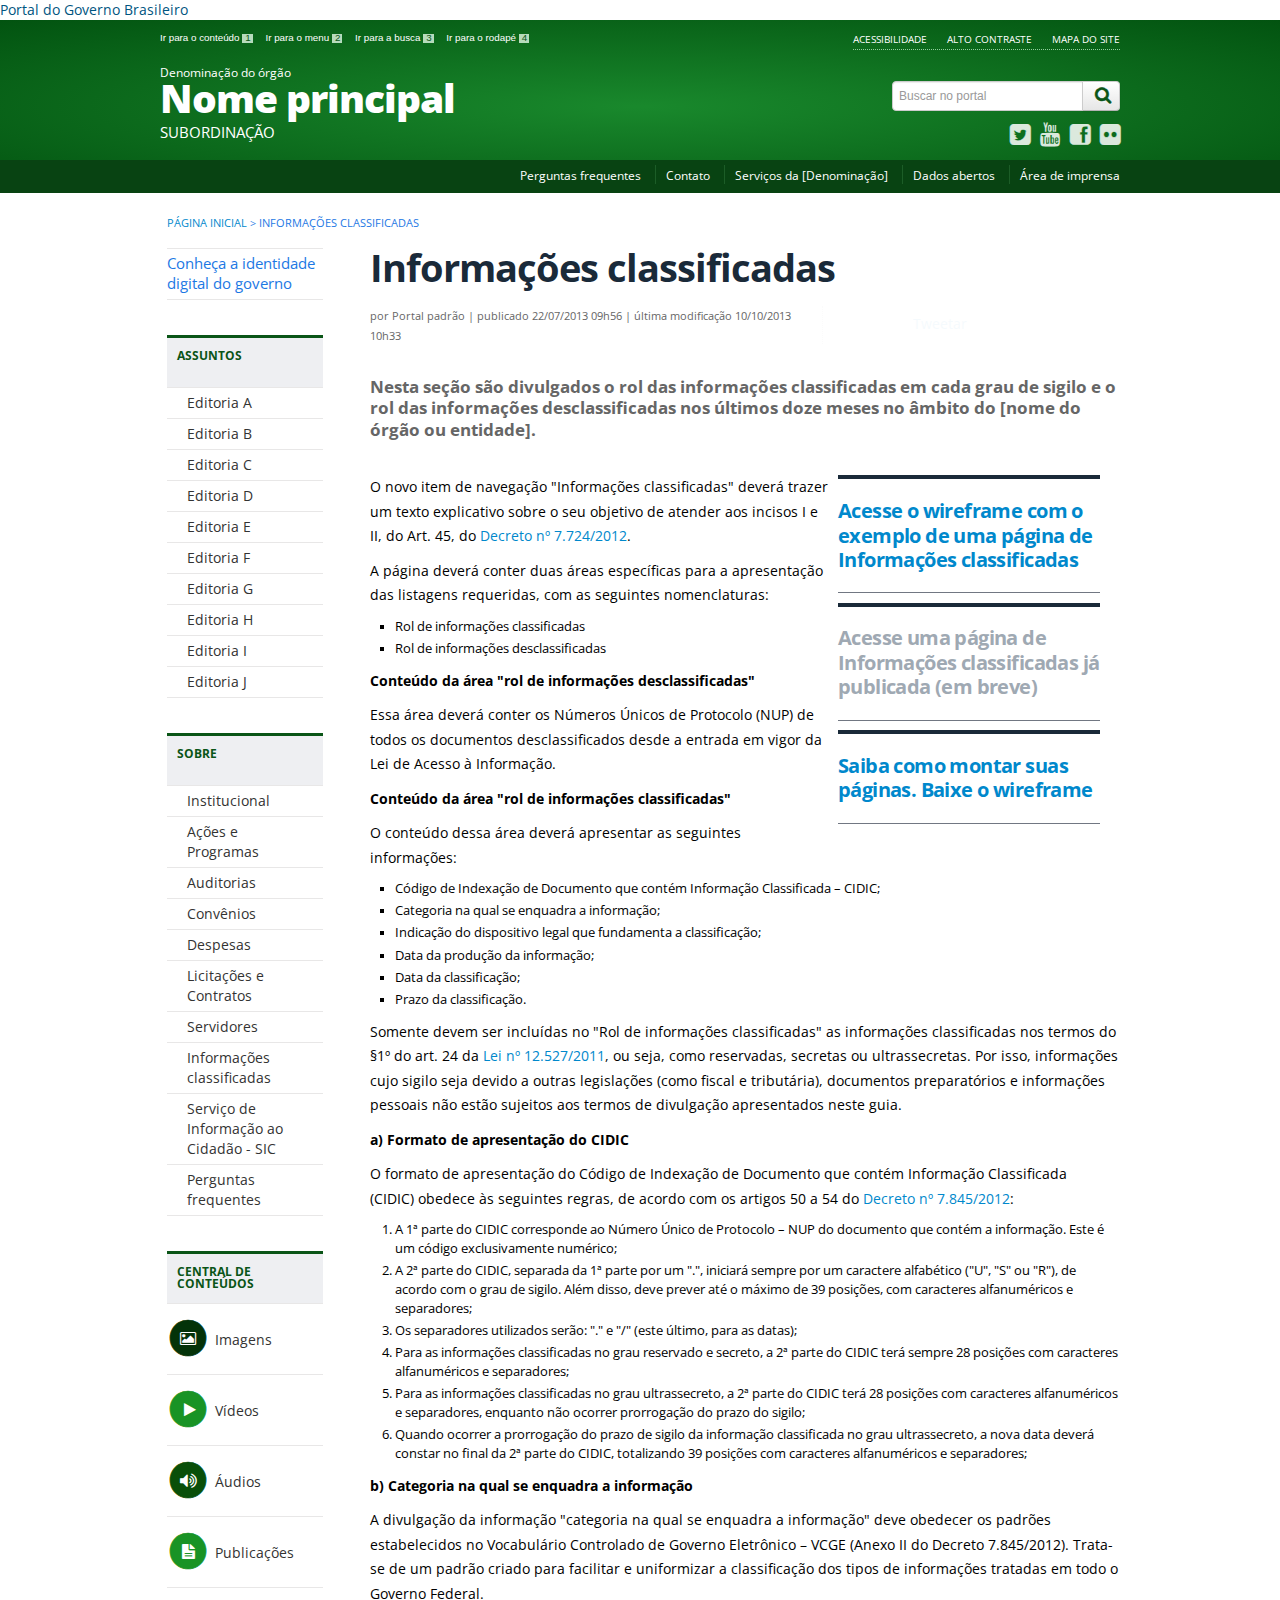
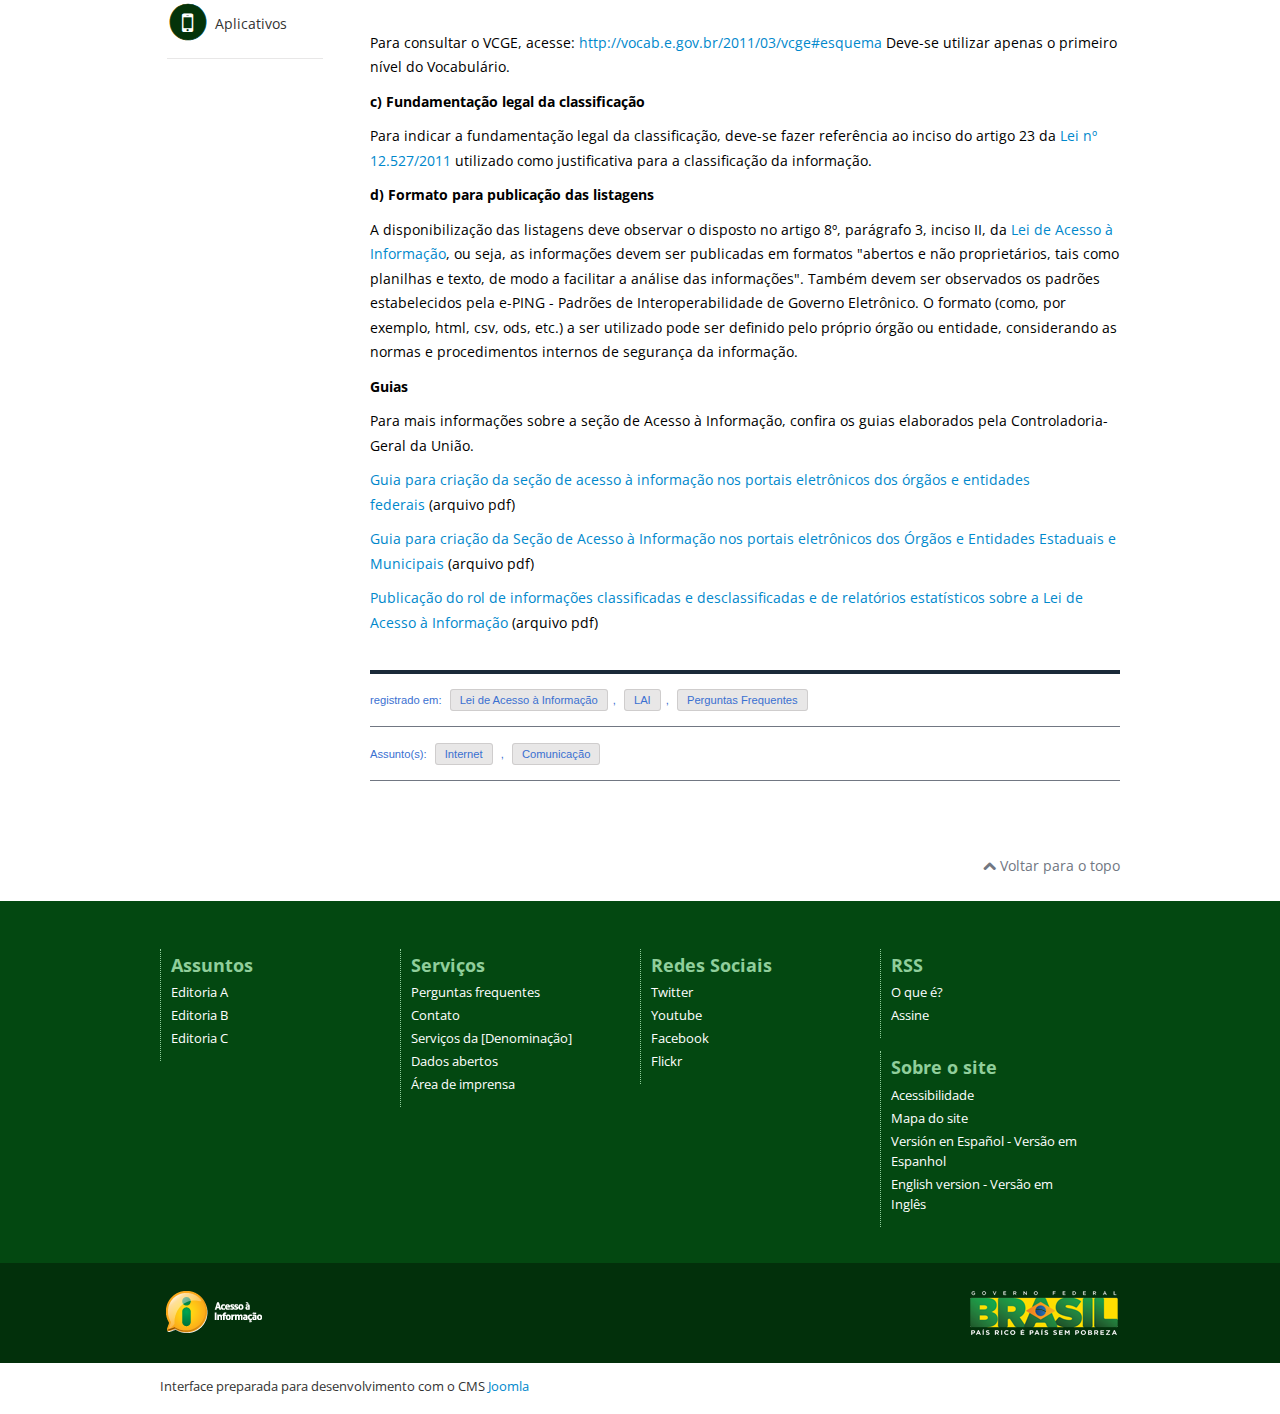
<file: interna-informacoes-classificadas.html>
<!DOCTYPE html>
<!--[if lt IE 7]>      <html class="no-js lt-ie9 lt-ie8 lt-ie7" lang="pt-br" dir="ltr"> <![endif]-->
<!--[if IE 7]>         <html class="no-js lt-ie9 lt-ie8" lang="pt-br" dir="ltr"> <![endif]-->
<!--[if IE 8]>         <html class="no-js lt-ie9" lang="pt-br" dir="ltr"> <![endif]-->
<!--[if gt IE 8]><!--> <html class="no-js" lang="pt-br" dir="ltr"> <!--<![endif]-->
<head>
	<meta charset="utf-8" />
	<title>Portal Modelo - interface 1.0</title>
	<!-- <base href="" /> -->
	<meta name="keywords" content="" />
	<meta name="author" content="Joomla Calango - Joomla User Group Oficial" />
	<meta name="viewport" content="width=device-width, initial-scale=1.0" />
	<meta name="description" content="" />
	<meta name="generator" content="Joomla! - Open Source Content Management" />
	<!--[if lt IE 9]><script src="js/html5shiv.js"></script><![endif]-->
	<link href="img/favicon.ico" rel="shortcut icon" type="image/vnd.microsoft.icon" />
	<link rel="stylesheet" href="bootstrap/css/bootstrap.min.css" type='text/css'/>
	<link rel="stylesheet" href="css/template-verde.css" type='text/css'/>		
	<link rel="stylesheet" href="font-awesome/css/font-awesome.min.css" type='text/css'/>
	<!--[if lt IE 10]><link rel="stylesheet" href="css/ie.css" /><![endif]-->
	<!--[if lt IE 9]><link rel="stylesheet" href="css/ie8.css" /><![endif]-->
	<!--[if lt IE 8]><link rel="stylesheet" href="css/ie7.css" /><link rel="stylesheet" href="font-awesome/css/font-awesome-ie7.min.css" /><![endif]-->
	<!-- chamada de fontes local --><!-- <link rel="stylesheet" href="css/fontes.css" type='text/css'/>		 -->
	<!-- chamada de fontes externas --><link href='http://fonts.googleapis.com/css?family=Open+Sans:400italic,400,600,800,700' rel='stylesheet' type='text/css' />
	<link rel="stylesheet" href="jplayer/skin/portalpadrao01/jplayer.css" type='text/css'/>	
</head>
<body>
	<a class="hide" id="topo" href="#accessibility">Ir direto para menu de acessibilidade.</a>
	<noscript>
	  <div class="error minor-font">
        Seu navegador de internet está sem suporte à JavaScript. Por esse motivo algumas funcionalidades do site podem não estar acessíveis.
      </div>
	</noscript>
	<!--[if lt IE 7]><center><strong>Atenção, a versão de seu navegador não é compatível com este sítio. Atualize seu navegador.</strong></center><![endif]-->
	<!-- barra do governo -->
	<div id="barra-brasil">
		<a href="http://brasil.gov.br" title="Acesse para conhecer todos os serviços e informações do Governo Brasileiro na Internet.">Portal do Governo Brasileiro</a>		
    </div>
    <!-- fim barra do governo -->
    <div class="layout">
    	<header>
    		<div class="container"> 
	    		<div class="row-fluid accessibility-language-actions-container">    			   			
					<div class="span6 accessibility-container">
						<ul id="accessibility">
							<li>
								<a accesskey="1" href="#content" id="link-conteudo">
									Ir para o conte&uacute;do
									<span>1</span>
								</a>
							</li>
							<li>
								<a accesskey="2" href="#navigation" id="link-navegacao">
									Ir para o menu
									<span>2</span>
								</a>
							</li>
							<li>
								<a accesskey="3" href="#portal-searchbox" id="link-buscar">
									Ir para a busca
									<span>3</span>
								</a>
							</li>
							<li>
								<a accesskey="4" href="#footer" id="link-rodape">
									Ir para o rodap&eacute;
									<span>4</span>
								</a>
							</li>
						</ul>						
					</div>
					<!-- fim div.span6 -->
					<div class="span6 language-and-actions-container">
						<!-- Descomente para inserir menu de exemplo de idiomas no topo -->
						<!-- <ul id="language" class="pull-right">
							<li class="language-en">
								<a href="#">EN</a>
							</li>
							<li class="language-es">
								<a href="#">ES</a>
							</li>
						</ul>	 -->				
						<ul id="portal-siteactions" class="pull-right">
							<li>
								<a accesskey="5" href="interna-acessibilidade.html">Acessibilidade</a>
							</li>
							<li>
								<a accesskey="6" href="#" class="toggle-contraste">Alto Contraste</a>
							</li>
							<li>
								<a accesskey="7" href="#">Mapa do Site</a>
							</li>
						</ul>
					</div>
					<!-- fim div.span6 -->    
				</div>
				<!-- fim .row-fluid -->
				<div class="row-fluid">
					<div id="logo" class="span8">
					<!-- <div id="logo" class="span8 big"> <div id="logo" class="span8 small"> -->
						<a href="index.html" title="Descrição do Portal Padrão">							
							<span class="portal-title-1">Denominação do órgão</span>
							<h1 class="portal-title corto">Nome principal</h1>
							<span class="portal-description">Subordinação</span>
						</a>
					</div>
					<!-- fim .span8 -->
					<div class="span4">					
						<div id="portal-searchbox" class="row">
							<form action="#" class="pull-right">
								<fieldset>
									<legend class="hide">Busca</legend>
									<h2 class="hidden">Buscar no portal</h2>
									<div class="input-append">
										<label for="portal-searchbox-field" class="hide">Busca: </label>
										<input type="text" id="portal-searchbox-field" class="searchField" placeholder="Buscar no portal" title="Buscar no portal" name="searchterm">		
										<button type="button" class="btn searchButton"><span class="hide">Buscar</span><i class="icon-search"></i></button>
									</div>									
								</fieldset>
							</form>
						</div>
						<!-- fim div#portal-searchbox.row -->
						<div id="social-icons" class="row">
							<h2 class="hidden">Redes Sociais</h2>
							<ul class="pull-right">
								<li class="portalredes-item"><a title="Twitter" href="https://twitter.com/twitter">
									<i class="icon-twitter-sign"><span>Twitter</span></i></a>
	    						</li>
	    						<li class="portalredes-item"><a title="YouTube" href="http://youtube.com/youtube">
	    							<i class="icon-youtube"><span>Youtube</span></i></a>
	    						</li>
	    						<li class="portalredes-item"><a title="Facebook" href="http://facebook.com/facebook">
	    							<i class="icon-facebook-sign"><span>Facebook</span></i></a>
	    						</li>
	    						<li class="portalredes-item"><a title="Flickr" href="http://flickr.com/flickr">
	    							<i class="icon-flickr"><span>Flickr</span></i></a>
	    						</li>
							</ul>
						</div>
						<!-- fim div#social-icons.row -->
					</div>
					<!-- fim .span4 -->
				</div>
				<!-- fim .row-fluid -->
			</div>
			<!-- fim div.container -->
			<div class="sobre">
				<div class="container">
					<nav class="menu-servicos pull-right">
						<h2 class="hide">Serviços</h2>
						<ul>
							<li class="portalservicos-item">
								<a title="Perguntas frequentes" href="interna-perguntas-frequentes.html">Perguntas frequentes</a>
							</li>
							<li class="portalservicos-item">
								<a title="Contato" href="#">Contato</a>
							</li>
							<li class="portalservicos-item">
								<a title="Serviços da [Denominação]" href="#">Serviços da [Denominação]</a>
							</li>
							<li class="portalservicos-item">
								<a title="Dados abertos" href="#">Dados abertos</a>
							</li>
							<li class="portalservicos-item">
								<a title="Área de imprensa" href="#">Área de imprensa</a>
							</li>
						</ul>
						<span class="hide">Fim do menu de serviços</span>
					</nav>
					<!-- fim #menu-servicos.pull-right -->
				</div>
				<!-- .container -->
			</div>
			<!-- fim .sobre -->			
    	</header>
		<main> 
    		<div class="container">
				<div class="row-fluid">
	                <section class="rastro-navegacao">
	                        <div class="rastro-navegacao row-flutuante">
	                                <a class="pathway" href="index.html">Página inicial</a>
	                                <span class="separator"> &gt; </span>
	                                <span>Informações classificadas</span>
	                        </div>
	                </section>
				</div>
				<!-- fim .row-fluid -->
				<div class="row-fluid">
					<div id="navigation" class="span3">
						<a href="#" class="visible-phone visible-tablet mainmenu-toggle btn"><i class="icon-list"></i>&nbsp;Menu</a>
						<section id="navigation-section">							
							<span class="hide">Início do menu principal</span>
							<nav class="menu-de-apoio span9">
								<h2 class="hide">Temas relevantes</h2>
								<ul>
									<li><a href="interna-de-noticias.html" title="Conheça a identidade digital do governo">Conheça a identidade digital do governo</a></li>									
								</ul>							
							</nav>
							<nav class="span9 assuntos">
								<h2>Assuntos <i class="icon-chevron-down visible-phone visible-tablet pull-right"></i></h2>
								<ul>
									<li><a href="#" title="Editoria A">Editoria A</a></li>
									<li><a href="#" title="Editoria B">Editoria B</a></li>
									<li><a href="#" title="Editoria C">Editoria C</a></li>								
									<li><a href="#" title="Editoria D">Editoria D</a></li>								
									<li><a href="#" title="Editoria E">Editoria E</a></li>								
									<li><a href="#" title="Editoria F">Editoria F</a></li>								
									<li><a href="#" title="Editoria G">Editoria G</a></li>								
									<li><a href="#" title="Editoria H">Editoria H</a></li>								
									<li><a href="#" title="Editoria I">Editoria I</a></li>								
									<li><a href="#" title="Editoria J">Editoria J</a></li>								
								</ul>
							</nav>
							<nav class="span9 sobre">
								<h2>Sobre <i class="icon-chevron-down visible-phone visible-tablet pull-right"></i></h2>
								<ul>
									<li><a href="#" title="Institucional">Institucional</a></li>
									<li><a href="#" title="Ações e Programas">Ações e Programas</a></li>
									<li><a href="#" title="Auditorias">Auditorias</a></li>
									<li><a href="#" title="Convênios">Convênios</a></li>								
									<li><a href="#" title="Despesas">Despesas</a></li>								
									<li><a href="#" title="Licitações e Contratos">Licitações e Contratos</a></li>							
									<li><a href="#" title="Servidores">Servidores</a></li>								
									<li><a href="interna-informacoes-classificadas.html" title="Informações classificadas">Informações classificadas</a></li>
									<li><a href="#" title="Serviço de Informação ao Cidadão - SIC">Serviço de Informação ao Cidadão - SIC</a></li>
									<li><a href="interna-perguntas-frequentes.html" title="Perguntas frequentes">Perguntas frequentes</a></li>
								</ul>
							</nav>	
							<nav class="span9 central-conteudos">
								<h2>Central de Conteúdos <i class="icon-chevron-down visible-phone visible-tablet pull-right"></i></h2>
								<ul>
									<li><a href="#" class="imagens" title="Imagens">
										<span class="icon-li icon-stack">
										  <i class="icon-circle icon-stack-base"><span class="hide">&nbsp;</span></i>
										  <i class="icon-picture icon-light"><span class="hide">&nbsp;</span></i>
										</span>
										Imagens</a>
									</li>
									<li><a href="#" class="videos" title="Vídeos">
										<span class="icon-li icon-stack">
										  <i class="icon-circle icon-stack-base"><span class="hide">&nbsp;</span></i>
										  <i class="icon-play icon-light"><span class="hide">&nbsp;</span></i>
										</span>
										Vídeos</a>
									</li>
									<li><a href="#" class="audios" title="Áudios">
										<span class="icon-li icon-stack">
										  <i class="icon-circle icon-stack-base"><span class="hide">&nbsp;</span></i>
										  <i class="icon-volume-up icon-light"><span class="hide">&nbsp;</span></i>
										</span>
										Áudios</a>
									</li>
									<li><a href="#" class="publicacoes" title="Publicações">
										<span class="icon-li icon-stack">
										  <i class="icon-circle icon-stack-base"><span class="hide">&nbsp;</span></i>
										  <i class="icon-file-text icon-light"><span class="hide">&nbsp;</span></i>
										</span>
										Publicações</a>
									</li>
									<li><a href="#" class="aplicativos" title="Aplicativos">
										<span class="icon-li icon-stack">
										  <i class="icon-circle icon-stack-base"><span class="hide">&nbsp;</span></i>
										  <i class="icon-mobile-phone icon-light"><span class="hide">&nbsp;</span></i>
										</span>
										Aplicativos</a>
									</li>
									<!-- descomentar de acordo com necessidade do orgao -->
									<!-- <li><a href="#" class="infograficos" title="Imagens">
										<span class="icon-li icon-stack">
										  <i class="icon-circle icon-stack-base"><span class="hide">&nbsp;</span></i>
										  <i class="icon-columns icon-light"><span class="hide">&nbsp;</span></i>
										</span>
										Infográficos</a>
									</li>
									<li><a href="#" class="estatisticas" title="Estatísticas">
										<span class="icon-li icon-stack">
										  <i class="icon-circle icon-stack-base"><span class="hide">&nbsp;</span></i>
										  <i class="icon-bar-chart icon-light"><span class="hide">&nbsp;</span></i>
										</span>
										Estatísticas</a>
									</li>			 -->													
								</ul>
							</nav>	
							<span class="hide">Fim do menu principal</span>
						</section>					
					</div>
					<!-- fim #navigation.span3 -->
					<div id="content" class="internas span9">
						<section id="content-section">							
							<span class="hide">Início do conteúdo da página</span>
							<!--  		CONTEUDO   	---------- -->
							<h1 class="documentFirstHeading">
							   Informações classificadas
							</h1>		
							<div class="content-header-options-1 row-fluid">
								<div class="documentByLine span7">
									<span class="documentAuthor">por <strong>Portal padrão</strong></span>
									<span class="separator">|</span>
									<span class="documentPublished"><strong>publicado</strong> 22/07/2013 09h56</span>
									<span class="separator">|</span>
									<span class="documentModified"><strong>última modificação</strong> 10/10/2013 10h33</span>
								</div>
								<div class="btns-social-like span5 hide">
									<div class="pull-left googleplus">
										<!-- botão google plus -->
										<div class="g-plusone" data-size="medium" data-annotation="bubble"></div>
										<script type="text/javascript">
										  window.___gcfg = {lang: 'pt-BR'};
										  (function() {
										    var po = document.createElement('script'); po.type = 'text/javascript'; po.async = true;
										    po.src = 'https://apis.google.com/js/plusone.js';
										    var s = document.getElementsByTagName('script')[0]; s.parentNode.insertBefore(po, s);
										  })();
										</script><noscript>&nbsp;<!-- item para fins de acessibilidade --></noscript>
										<!-- fim botão google plus -->	
									</div>
									<div class="pull-left twitter">
										<!-- botão twitter -->
										<a href="https://twitter.com/share" class="twitter-share-button" data-via="portalbrasil" data-lang="pt">Tweetar</a>
										<script>!function(d,s,id){var js,fjs=d.getElementsByTagName(s)[0],p=/^http:/.test(d.location)?'http':'https';if(!d.getElementById(id)){js=d.createElement(s);js.id=id;js.src=p+'://platform.twitter.com/widgets.js';fjs.parentNode.insertBefore(js,fjs);}}(document, 'script', 'twitter-wjs');</script><noscript>&nbsp;<!-- item para fins de acessibilidade --></noscript>
										<!-- fim botão twitter -->	
									</div>
									<div class="pull-left facebook">
										<!-- botão facebook -->
										<div class="fb-like" data-href="http://www.brasil.gov.br" data-layout="button_count" data-action="like" data-show-faces="false" data-share="false"></div>
										<div id="fb-root"></div>
										<script>(function(d, s, id) {
										  var js, fjs = d.getElementsByTagName(s)[0];
										  if (d.getElementById(id)) return;
										  js = d.createElement(s); js.id = id;
										  js.src = "//connect.facebook.net/pt_BR/all.js#xfbml=1&appId=509544779073047";
										  fjs.parentNode.insertBefore(js, fjs);
										}(document, 'script', 'facebook-jssdk'));</script><noscript>&nbsp;<!-- item para fins de acessibilidade --></noscript>
										<!-- fim botão facebook -->	
									</div>				
								</div>
							</div>
							<!-- fim .content-header-options-1 -->
							<div class="description">
								<p>Nesta seção são divulgados o rol das informações classificadas em cada grau de sigilo e o rol das informações desclassificadas nos últimos doze meses no âmbito do [nome do órgão ou entidade].</p>
							</div>

							<blockquote class="right"><a target="_self" href="http://portalpadrao.plone.org.br/sobre/wireframes/wireframe_pagina_informacoes-classificadas.jpg" title="">Acesse o wireframe com o exemplo de uma página de Informações classificadas</a></blockquote>
							<blockquote class="right">Acesse uma página de Informações classificadas já publicada (em breve)</blockquote>
							<blockquote class="right"><a target="_self" href="http://portalpadrao.plone.org.br/sobre/wireframes/como-montar-sua-pagina.zip" title="">Saiba como montar suas páginas. Baixe o wireframe</a></blockquote>

							<p>O novo item de navegação &quot;Informações classificadas&quot; deverá trazer um texto explicativo sobre o seu objetivo de atender aos incisos I e II, do Art. 45, do <a href="http://www.planalto.gov.br/ccivil_03/_ato2011-2014/2012/Decreto/D7724.htm" target="_self" title="">Decreto nº 7.724/2012</a>.</p>

							<p>A página deverá conter duas áreas específicas para a apresentação das listagens requeridas, com as seguintes nomenclaturas:</p>
							<ul>
								<li>Rol de informações classificadas</li>
								<li>Rol de informações desclassificadas</li>
							</ul>	

							<p><strong>Conteúdo da área &quot;rol de informações desclassificadas&quot;</strong></p>
							<p>Essa área deverá conter os Números Únicos de Protocolo (NUP) de todos os documentos desclassificados desde a entrada em vigor da Lei de Acesso à Informação.</p>
							<p><strong>Conteúdo da área &quot;rol de informações classificadas&quot;</strong></p>
							<p><strong></strong>O conteúdo dessa área deverá apresentar as seguintes informações:</p>

							<ul>
								<li>Código de Indexação de Documento que contém Informação Classificada – CIDIC;</li>	
								<li>Categoria na qual se enquadra a informação;</li>
								<li>Indicação do dispositivo legal que fundamenta a classificação;</li>
								<li>Data da produção da informação;</li>
								<li>Data da classificação;</li>
								<li>Prazo da classificação.</li>
							</ul>

							<p>Somente devem ser incluídas no &quot;Rol de informações classificadas&quot; as informações classificadas nos termos do §1º do art. 24 da <a href="http://www.planalto.gov.br/ccivil_03/_ato2011-2014/2011/lei/l12527.htm" target="_self" title="">Lei nº 12.527/2011</a>, ou seja, como reservadas, secretas ou ultrassecretas. Por isso, informações cujo sigilo seja devido a outras legislações (como fiscal e tributária), documentos preparatórios e informações pessoais não estão sujeitos aos termos de divulgação apresentados neste guia.</p>

							<p><strong>a) Formato de apresentação do CIDIC</strong></p>
							<p>O formato de apresentação do Código de Indexação de Documento que contém Informação Classificada<br>(CIDIC) obedece às seguintes regras, de acordo com os artigos 50 a 54 do <a href="http://www.planalto.gov.br/ccivil_03/_ato2011-2014/2012/Decreto/D7845.htm" target="_self" title="">Decreto nº 7.845/2012</a>:</p>

							<ol>
								<li>A 1&ordf; parte do CIDIC corresponde ao Número Único de Protocolo – NUP do documento que contém a informação. Este é um código exclusivamente numérico;</li>
								<li>A 2&ordf; parte do CIDIC, separada da 1&ordf; parte por um &quot;.&quot;, iniciará sempre por um caractere alfabético (&quot;U&quot;, &quot;S&quot; ou &quot;R&quot;), de acordo com o grau de sigilo. Além disso, deve prever até o máximo de 39 posições, com caracteres alfanuméricos e separadores;</li>
								<li>Os separadores utilizados serão: &quot;.&quot; e &quot;/&quot; (este último, para as datas);</li>
								<li>Para as informações classificadas no grau reservado e secreto, a 2&ordf; parte do CIDIC terá sempre 28 posições com caracteres alfanuméricos e separadores;</li>
								<li>Para as informações classificadas no grau ultrassecreto, a 2&ordf; parte do CIDIC terá 28 posições com <span>caracteres alfanuméricos e separadores, enquanto não ocorrer prorrogação do prazo do sigilo;</li>
								<li>Quando ocorrer a prorrogação do prazo de sigilo da informação classificada no grau ultrassecreto, </span><span>a nova data deverá constar no final da 2&ordf; parte do CIDIC, totalizando 39 posições com caracteres </span><span>alfanuméricos e separadores;</li>
							</ol>

							<p><strong>b) Categoria na qual se enquadra a informação</strong></p>
							<p>A divulgação da informação &quot;categoria na qual se enquadra a informação&quot; deve obedecer os padrões estabelecidos no Vocabulário Controlado de Governo Eletrônico – VCGE (Anexo II do Decreto 7.845/2012). Trata-se de um padrão criado para facilitar e uniformizar a classificação dos tipos de informações tratadas em todo o Governo Federal.<br><br>Para consultar o VCGE, acesse: <a href="http://vocab.e.gov.br/2011/03/vcge#esquema">http://vocab.e.gov.br/2011/03/vcge#esquema</a> Deve-se utilizar apenas o primeiro nível do Vocabulário.</p>

							<p><strong>c) Fundamentação legal da classificação</strong></p>
							<p>Para indicar a fundamentação legal da classificação, deve-se fazer referência ao inciso do artigo 23 da <a href="http://www.planalto.gov.br/ccivil_03/_ato2011-2014/2011/lei/l12527.htm" target="_self" title="">Lei nº 12.527/2011</a> utilizado como justificativa para a classificação da informação.</p>
							
							<p><strong>d) Formato para publicação das listagens</strong></p>
							<p><strong></strong>A disponibilização das listagens deve observar o disposto no artigo 8º, parágrafo 3, inciso II, da <a href="http://www.planalto.gov.br/ccivil_03/_Ato2011-2014/2011/Lei/L12527.htm" target="_self" title="">Lei de Acesso à Informação</a>, ou seja, as informações devem ser publicadas em formatos &quot;abertos e não proprietários, tais como planilhas e texto, de modo a facilitar a análise das informações&quot;. Também devem ser observados os padrões estabelecidos pela e-PING - Padrões de Interoperabilidade de Governo Eletrônico. O formato (como, por exemplo, html, csv, ods, etc.) a ser utilizado pode ser definido pelo próprio órgão ou entidade, considerando as normas e procedimentos internos de segurança da informação.</p>
							
							<p><strong>Guias</strong></p>
							<p>Para mais informações sobre a seção de Acesso à Informação, confira os guias elaborados pela Controladoria-Geral da União.</p>
							<p><a href="http://www.acessoainformacao.gov.br/acessoainformacaogov/espaco-gestor/arquivos/Guia_SecaoSitios.pdf" target="_self" title="">Guia para criação da seção de acesso à informação nos portais eletrônicos dos órgãos e entidades federais</a> (arquivo pdf)</p>
							<p><a href="http://www.cgu.gov.br/Publicacoes/BrasilTransparente/Guia_TransparenciaAtiva_EstadosMunicipios.pdf" target="_self" title="">Guia para criação da Seção de Acesso à Informação nos portais eletrônicos dos Órgãos e Entidades Estaduais e Municipais</a> (arquivo pdf)</p>
							<p><a href="http://www.acessoainformacao.gov.br/acessoainformacaogov/espaco-gestor/arquivos/Guia_InformacoesClassificadas.pdf" target="_self" title="">Publicação do rol de informações classificadas e desclassificadas e de relatórios estatísticos sobre a Lei de Acesso à Informação</a> (arquivo pdf)</p>
							
							<div class="below-content">
								<div class="line">
									registrado em:
									<span>
										<a href="#" class="link-categoria" rel="tag">Lei de Acesso à Informação</a><span class="separator">,</span>
									</span>
									<span>
										<a href="#" class="link-categoria" rel="tag">LAI</a><span class="separator">,</span>
									</span>
									<span>
									<a href="http://portalpadrao.plone.org.br/@@search?Subject%3Alist=Perguntas%20Frequentes" class="link-categoria" rel="tag">Perguntas Frequentes</a>
									</span>
								</div>
								<div class="line">
									Assunto(s):
									<span>
										<a href="#" class="link-categoria">Internet</a>
										<span class="separator">,</span>
									</span>
									<span>
										<a href="#" class="link-categoria">Comunicação</a>
									</span>
								</div>
							</div>
							<!-- fim .below-content -->

							<!--  		CONTEUDO  FINAL      	---------- -->
							<span class="hide">Fim do conteúdo da página</span>							
						</section>
					</div>
					<!-- fim #content.span9 -->
				</div>
				<!-- fim .row-fluid -->
			</div>
			<!-- fim .container -->
		</main>
    	<footer>
    		<div class="footer-atalhos">
    			<div class="container">
    				<div class="pull-right voltar-ao-topo"><a href="#portal-siteactions"><i class="icon-chevron-up"></i>&nbsp;Voltar para o topo</a></div>
    			</div>
    		</div>
    		<div class="container container-menus">
    			<div id="footer" class="row footer-menus">
    				<span class="hide">Início da navegação de rodapé</span>
    				<div class="span3">
						<nav class="row assuntos nav">
							<h2>Assuntos</h2>
							<ul>
								<li><a href="#" title="Editoria A">Editoria A</a></li>
								<li><a href="#" title="Editoria B">Editoria B</a></li>
								<li><a href="#" title="Editoria C">Editoria C</a></li>								
							</ul>
						</nav>    					
    				</div>
					<div class="span3">
						<nav class="row servicos nav">
							<h2>Serviços</h2>
							<ul>
								<li class="portalservicos-item">
									<a title="Perguntas frequentes" href="#">Perguntas frequentes</a>
								</li>
								<li class="portalservicos-item">
									<a title="Contato" href="#">Contato</a>
								</li>
								<li class="portalservicos-item">
									<a title="Serviços da [Denominação]" href="#">Serviços da [Denominação]</a>
								</li>
								<li class="portalservicos-item">
									<a title="Dados abertos" href="#">Dados abertos</a>
								</li>
								<li class="portalservicos-item">
									<a title="Área de imprensa" href="#">Área de imprensa</a>
								</li>
							</ul>
						</nav>							
					</div>
					<div class="span3">
						<nav class="row redes-sociais nav">
							<h2>Redes Sociais</h2>
							<ul>
								<li class="portalredes-item"><a title="Twitter" href="https://twitter.com/twitter">
	    							Twitter</a>
	    						</li>
	    						<li class="portalredes-item"><a title="YouTube" href="http://youtube.com/youtube">
	    							Youtube</a>
	    						</li>
	    						<li class="portalredes-item"><a title="Facebook" href="http://facebook.com/facebook">
	    							Facebook</a>
	    						</li>
	    						<li class="portalredes-item"><a title="Flickr" href="http://flickr.com/flickr">
	    							Flickr</a>
	    						</li>
							</ul>
						</nav>						
					</div>
					<div class="span3">
						<nav class="row rss nav">
							<h2>RSS</h2>
							<ul>
								<li><a href="#" title="O que é?">O que é?</a></li>
								<li><a href="#" title="Assine">Assine</a></li>
							</ul>
						</nav>
						<nav class="row sobre nav">
							<h2>Sobre o site</h2>
							<ul>
								<li><a href="#">Acessibilidade</a></li>
								<li><a href="#">Mapa do site</a></li>
								<li><a href="#">Versión en Español - Versão em Espanhol</a></li>
								<li><a href="#">English version - Versão em Inglês</a></li>
							</ul>
						</nav>
					</div>
					<span class="hide">Fim da navegação de rodapé</span>					
    			</div>
    			<!-- fim .row -->
    		</div>
    		<!-- fim .container -->
			<div class="footer-logos">
				<div class="container">
					<a href="http://www.acessoainformacao.gov.br/" class="logo-acesso pull-left"><img src="images/acesso-a-informacao.png" alt="Acesso a Informação"></a>
					<!-- separador para fins de acessibilidade --><span class="hide">&nbsp;</span><!-- fim separador para fins de acessibilidade -->
					<a href="http://www.brasil.gov.br/" class="brasil pull-right"><img src="images/brasil.png" alt="Brasil - Governo Federal"></a>
				</div>				
			</div>
			<div class="footer-ferramenta">
				<div class="container">
					<p>Interface preparada para desenvolvimento com o CMS <a href="http://www.joomla.org">Joomla</a></p>		
				</div>				
			</div>
    		<div class="footer-atalhos visible-phone">
    			<div class="container">
    				<span class="hide">Fim do conteúdo da página</span>
    				<div class="pull-right voltar-ao-topo"><a href="#portal-siteactions"><i class="icon-chevron-up"></i>&nbsp;Voltar para o topo</a></div>
    			</div>
    		</div>
    	</footer>		
    </div>
	<!-- fim div#wrapper -->	
	<!-- scripts principais -->	
	<script src="js/jquery.min.js" type="text/javascript"></script><noscript>&nbsp;<!-- item para fins de acessibilidade --></noscript>
	<script src="js/jquery-noconflict.js" type="text/javascript"></script><noscript>&nbsp;<!-- item para fins de acessibilidade --></noscript>
	<script src="bootstrap/js/bootstrap.min.js" type="text/javascript"></script><noscript>&nbsp;<!-- item para fins de acessibilidade --></noscript>
	<script src="js/jquery.cookie.js" type="text/javascript"></script><noscript>&nbsp;<!-- item para fins de acessibilidade --></noscript>
	<script src="js/template.js" type="text/javascript"></script><noscript>&nbsp;<!-- item para fins de acessibilidade --></noscript>
	<!-- Script do portal Brasil deve ficar preferencialmente no rodape para nao atrasar o carregamento da pagina principal -->
	<script src="http://barra.brasil.gov.br/barra.js?cor=verde" type="text/javascript"></script><noscript>&nbsp;<!-- item para fins de acessibilidade --></noscript>
</body>
</html>
</file>
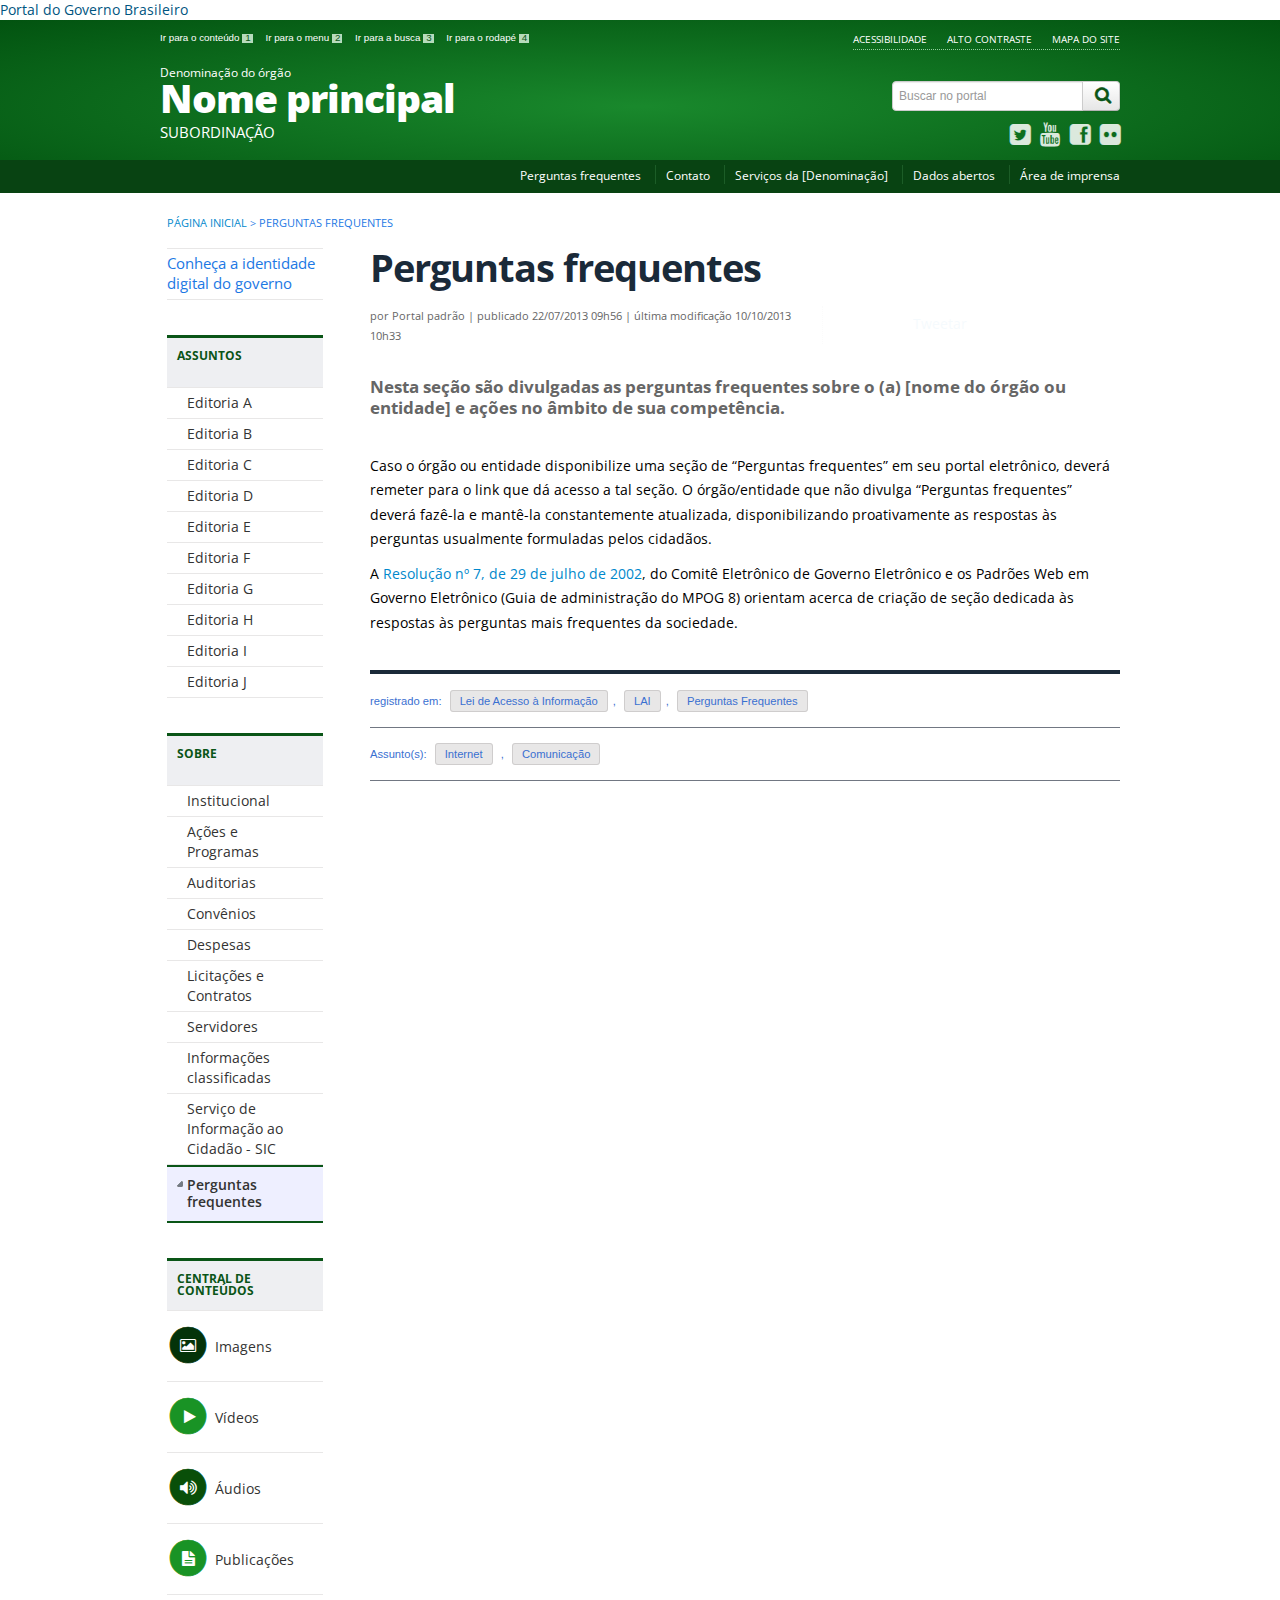
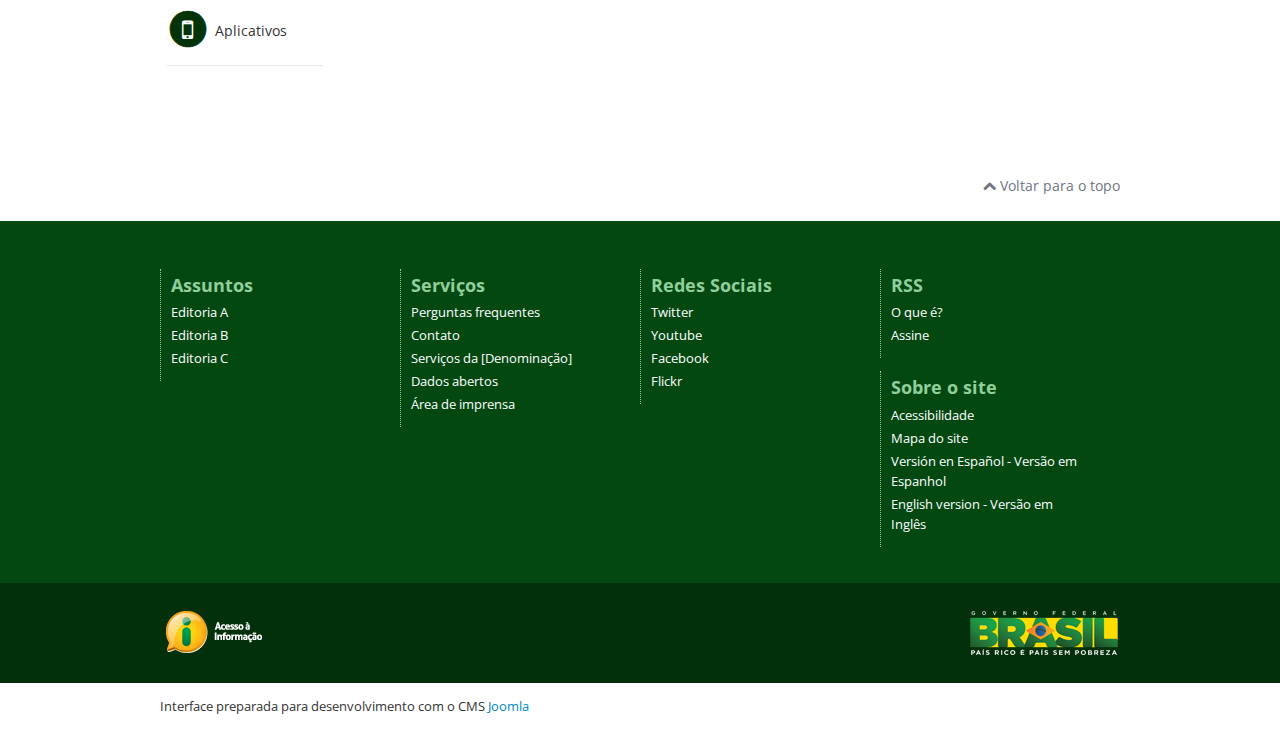
<file: interna-perguntas-frequentes.html>
<!DOCTYPE html>
<!--[if lt IE 7]>      <html class="no-js lt-ie9 lt-ie8 lt-ie7" lang="pt-br" dir="ltr"> <![endif]-->
<!--[if IE 7]>         <html class="no-js lt-ie9 lt-ie8" lang="pt-br" dir="ltr"> <![endif]-->
<!--[if IE 8]>         <html class="no-js lt-ie9" lang="pt-br" dir="ltr"> <![endif]-->
<!--[if gt IE 8]><!--> <html class="no-js" lang="pt-br" dir="ltr"> <!--<![endif]-->
<head>
	<meta charset="utf-8" />
	<title>Portal Modelo - interface 1.0</title>
	<!-- <base href="" /> -->
	<meta name="keywords" content="" />
	<meta name="author" content="Joomla Calango - Joomla User Group Oficial" />
	<meta name="viewport" content="width=device-width, initial-scale=1.0" />
	<meta name="description" content="" />
	<meta name="generator" content="Joomla! - Open Source Content Management" />
	<!--[if lt IE 9]><script src="js/html5shiv.js"></script><![endif]-->
	<link href="img/favicon.ico" rel="shortcut icon" type="image/vnd.microsoft.icon" />
	<link rel="stylesheet" href="bootstrap/css/bootstrap.min.css" type='text/css'/>
	<link rel="stylesheet" href="css/template-verde.css" type='text/css'/>		
	<link rel="stylesheet" href="font-awesome/css/font-awesome.min.css" type='text/css'/>
	<!--[if lt IE 10]><link rel="stylesheet" href="css/ie.css" /><![endif]-->
	<!--[if lt IE 9]><link rel="stylesheet" href="css/ie8.css" /><![endif]-->
	<!--[if lt IE 8]><link rel="stylesheet" href="css/ie7.css" /><link rel="stylesheet" href="font-awesome/css/font-awesome-ie7.min.css" /><![endif]-->
	<!-- chamada de fontes local --><!-- <link rel="stylesheet" href="css/fontes.css" type='text/css'/>		 -->
	<!-- chamada de fontes externas --><link href='http://fonts.googleapis.com/css?family=Open+Sans:400italic,400,600,800,700' rel='stylesheet' type='text/css' />
	<link rel="stylesheet" href="jplayer/skin/portalpadrao01/jplayer.css" type='text/css'/>	
</head>
<body>
	<a class="hide" id="topo" href="#accessibility">Ir direto para menu de acessibilidade.</a>
	<noscript>
	  <div class="error minor-font">
        Seu navegador de internet está sem suporte à JavaScript. Por esse motivo algumas funcionalidades do site podem não estar acessíveis.
      </div>
	</noscript>
	<!--[if lt IE 7]><center><strong>Atenção, a versão de seu navegador não é compatível com este sítio. Atualize seu navegador.</strong></center><![endif]-->
	<!-- barra do governo -->
	<div id="barra-brasil">
		<a href="http://brasil.gov.br" title="Acesse para conhecer todos os serviços e informações do Governo Brasileiro na Internet.">Portal do Governo Brasileiro</a>		
    </div>
    <!-- fim barra do governo -->
    <div class="layout">
    	<header>
    		<div class="container"> 
	    		<div class="row-fluid accessibility-language-actions-container">    			   			
					<div class="span6 accessibility-container">
						<ul id="accessibility">
							<li>
								<a accesskey="1" href="#content" id="link-conteudo">
									Ir para o conte&uacute;do
									<span>1</span>
								</a>
							</li>
							<li>
								<a accesskey="2" href="#navigation" id="link-navegacao">
									Ir para o menu
									<span>2</span>
								</a>
							</li>
							<li>
								<a accesskey="3" href="#portal-searchbox" id="link-buscar">
									Ir para a busca
									<span>3</span>
								</a>
							</li>
							<li>
								<a accesskey="4" href="#footer" id="link-rodape">
									Ir para o rodap&eacute;
									<span>4</span>
								</a>
							</li>
						</ul>						
					</div>
					<!-- fim div.span6 -->
					<div class="span6 language-and-actions-container">
						<!-- Descomente para inserir menu de exemplo de idiomas no topo -->
						<!-- <ul id="language" class="pull-right">
							<li class="language-en">
								<a href="#">EN</a>
							</li>
							<li class="language-es">
								<a href="#">ES</a>
							</li>
						</ul>	 -->				
						<ul id="portal-siteactions" class="pull-right">
							<li>
								<a accesskey="5" href="interna-acessibilidade.html">Acessibilidade</a>
							</li>
							<li>
								<a accesskey="6" href="#" class="toggle-contraste">Alto Contraste</a>
							</li>
							<li>
								<a accesskey="7" href="#">Mapa do Site</a>
							</li>
						</ul>
					</div>
					<!-- fim div.span6 -->    
				</div>
				<!-- fim .row-fluid -->
				<div class="row-fluid">
					<div id="logo" class="span8">
					<!-- <div id="logo" class="span8 big"> <div id="logo" class="span8 small"> -->
						<a href="index.html" title="Descrição do Portal Padrão">							
							<span class="portal-title-1">Denominação do órgão</span>
							<h1 class="portal-title corto">Nome principal</h1>
							<span class="portal-description">Subordinação</span>
						</a>
					</div>
					<!-- fim .span8 -->
					<div class="span4">					
						<div id="portal-searchbox" class="row">
							<form action="#" class="pull-right">
								<fieldset>
									<legend class="hide">Busca</legend>
									<h2 class="hidden">Buscar no portal</h2>
									<div class="input-append">
										<label for="portal-searchbox-field" class="hide">Busca: </label>
										<input type="text" id="portal-searchbox-field" class="searchField" placeholder="Buscar no portal" title="Buscar no portal" name="searchterm">		
										<button type="button" class="btn searchButton"><span class="hide">Buscar</span><i class="icon-search"></i></button>
									</div>									
								</fieldset>
							</form>
						</div>
						<!-- fim div#portal-searchbox.row -->
						<div id="social-icons" class="row">
							<h2 class="hidden">Redes Sociais</h2>
							<ul class="pull-right">
								<li class="portalredes-item"><a title="Twitter" href="https://twitter.com/twitter">
									<i class="icon-twitter-sign"><span>Twitter</span></i></a>
	    						</li>
	    						<li class="portalredes-item"><a title="YouTube" href="http://youtube.com/youtube">
	    							<i class="icon-youtube"><span>Youtube</span></i></a>
	    						</li>
	    						<li class="portalredes-item"><a title="Facebook" href="http://facebook.com/facebook">
	    							<i class="icon-facebook-sign"><span>Facebook</span></i></a>
	    						</li>
	    						<li class="portalredes-item"><a title="Flickr" href="http://flickr.com/flickr">
	    							<i class="icon-flickr"><span>Flickr</span></i></a>
	    						</li>
							</ul>
						</div>
						<!-- fim div#social-icons.row -->
					</div>
					<!-- fim .span4 -->
				</div>
				<!-- fim .row-fluid -->
			</div>
			<!-- fim div.container -->
			<div class="sobre">
				<div class="container">
					<nav class="menu-servicos pull-right">
						<h2 class="hide">Serviços</h2>
						<ul>
							<li class="portalservicos-item">
								<a title="Perguntas frequentes" href="interna-perguntas-frequentes.html">Perguntas frequentes</a>
							</li>
							<li class="portalservicos-item">
								<a title="Contato" href="#">Contato</a>
							</li>
							<li class="portalservicos-item">
								<a title="Serviços da [Denominação]" href="#">Serviços da [Denominação]</a>
							</li>
							<li class="portalservicos-item">
								<a title="Dados abertos" href="#">Dados abertos</a>
							</li>
							<li class="portalservicos-item">
								<a title="Área de imprensa" href="#">Área de imprensa</a>
							</li>
						</ul>
						<span class="hide">Fim do menu de serviços</span>
					</nav>
					<!-- fim #menu-servicos.pull-right -->
				</div>
				<!-- .container -->
			</div>
			<!-- fim .sobre -->			
    	</header>
		<main> 
    		<div class="container">
				<div class="row-fluid">
	                <section class="rastro-navegacao">
                        <div class="rastro-navegacao row-flutuante">
                                <a class="pathway" href="index.html">Página inicial</a>
                                <span class="separator"> &gt; </span>
                                <span>Perguntas frequentes</span>
                        </div>
	                </section>
				</div>
				<!-- fim .row-fluid -->
				<div class="row-fluid">
					<div id="navigation" class="span3">
						<a href="#" class="visible-phone visible-tablet mainmenu-toggle btn"><i class="icon-list"></i>&nbsp;Menu</a>
						<section id="navigation-section">							
							<span class="hide">Início do menu principal</span>
							<nav class="menu-de-apoio span9">
								<h2 class="hide">Temas relevantes</h2>
								<ul>
									<li><a href="interna-de-noticias.html" title="Conheça a identidade digital do governo">Conheça a identidade digital do governo</a></li>									
								</ul>							
							</nav>
							<nav class="span9 assuntos">
								<h2>Assuntos <i class="icon-chevron-down visible-phone visible-tablet pull-right"></i></h2>
								<ul>
									<li><a href="#" title="Editoria A">Editoria A</a></li>
									<li><a href="#" title="Editoria B">Editoria B</a></li>
									<li><a href="#" title="Editoria C">Editoria C</a></li>								
									<li><a href="#" title="Editoria D">Editoria D</a></li>								
									<li><a href="#" title="Editoria E">Editoria E</a></li>								
									<li><a href="#" title="Editoria F">Editoria F</a></li>								
									<li><a href="#" title="Editoria G">Editoria G</a></li>								
									<li><a href="#" title="Editoria H">Editoria H</a></li>								
									<li><a href="#" title="Editoria I">Editoria I</a></li>								
									<li><a href="#" title="Editoria J">Editoria J</a></li>								
								</ul>
							</nav>
							<nav class="span9 sobre">
								<h2>Sobre <i class="icon-chevron-down visible-phone visible-tablet pull-right"></i></h2>
								<ul>
									<li><a href="#" title="Institucional">Institucional</a></li>
									<li><a href="#" title="Ações e Programas">Ações e Programas</a></li>
									<li><a href="#" title="Auditorias">Auditorias</a></li>
									<li><a href="#" title="Convênios">Convênios</a></li>								
									<li><a href="#" title="Despesas">Despesas</a></li>								
									<li><a href="#" title="Licitações e Contratos">Licitações e Contratos</a></li>							
									<li><a href="#" title="Servidores">Servidores</a></li>								
									<li><a href="interna-informacoes-classificadas.html" title="Informações classificadas">Informações classificadas</a></li>
									<li><a href="#" title="Serviço de Informação ao Cidadão - SIC">Serviço de Informação ao Cidadão - SIC</a></li>
									<li class="deeper"><a href="interna-perguntas-frequentes.html" title="Perguntas frequentes">Perguntas frequentes</a></li>
								</ul>
							</nav>	
							<nav class="span9 central-conteudos">
								<h2>Central de Conteúdos <i class="icon-chevron-down visible-phone visible-tablet pull-right"></i></h2>
								<ul>
									<li><a href="#" class="imagens" title="Imagens">
										<span class="icon-li icon-stack">
										  <i class="icon-circle icon-stack-base"><span class="hide">&nbsp;</span></i>
										  <i class="icon-picture icon-light"><span class="hide">&nbsp;</span></i>
										</span>
										Imagens</a>
									</li>
									<li><a href="#" class="videos" title="Vídeos">
										<span class="icon-li icon-stack">
										  <i class="icon-circle icon-stack-base"><span class="hide">&nbsp;</span></i>
										  <i class="icon-play icon-light"><span class="hide">&nbsp;</span></i>
										</span>
										Vídeos</a>
									</li>
									<li><a href="#" class="audios" title="Áudios">
										<span class="icon-li icon-stack">
										  <i class="icon-circle icon-stack-base"><span class="hide">&nbsp;</span></i>
										  <i class="icon-volume-up icon-light"><span class="hide">&nbsp;</span></i>
										</span>
										Áudios</a>
									</li>
									<li><a href="#" class="publicacoes" title="Publicações">
										<span class="icon-li icon-stack">
										  <i class="icon-circle icon-stack-base"><span class="hide">&nbsp;</span></i>
										  <i class="icon-file-text icon-light"><span class="hide">&nbsp;</span></i>
										</span>
										Publicações</a>
									</li>
									<li><a href="#" class="aplicativos" title="Aplicativos">
										<span class="icon-li icon-stack">
										  <i class="icon-circle icon-stack-base"><span class="hide">&nbsp;</span></i>
										  <i class="icon-mobile-phone icon-light"><span class="hide">&nbsp;</span></i>
										</span>
										Aplicativos</a>
									</li>
									<!-- descomentar de acordo com necessidade do orgao -->
									<!-- <li><a href="#" class="infograficos" title="Imagens">
										<span class="icon-li icon-stack">
										  <i class="icon-circle icon-stack-base"><span class="hide">&nbsp;</span></i>
										  <i class="icon-columns icon-light"><span class="hide">&nbsp;</span></i>
										</span>
										Infográficos</a>
									</li>
									<li><a href="#" class="estatisticas" title="Estatísticas">
										<span class="icon-li icon-stack">
										  <i class="icon-circle icon-stack-base"><span class="hide">&nbsp;</span></i>
										  <i class="icon-bar-chart icon-light"><span class="hide">&nbsp;</span></i>
										</span>
										Estatísticas</a>
									</li>			 -->													
								</ul>
							</nav>	
							<span class="hide">Fim do menu principal</span>
						</section>					
					</div>
					<!-- fim #navigation.span3 -->
					<div id="content" class="internas span9">
						<section id="content-section">							
							<span class="hide">Início do conteúdo da página</span>
							<!--  		CONTEUDO   	---------- -->
							<h1 class="documentFirstHeading">
							    Perguntas frequentes
							</h1>		
							<div class="content-header-options-1 row-fluid">
								<div class="documentByLine span7">
									<span class="documentAuthor">por <strong>Portal padrão</strong></span>
									<span class="separator">|</span>
									<span class="documentPublished"><strong>publicado</strong> 22/07/2013 09h56</span>
									<span class="separator">|</span>
									<span class="documentModified"><strong>última modificação</strong> 10/10/2013 10h33</span>
								</div>
								<div class="btns-social-like span5 hide">
									<div class="pull-left googleplus">
										<!-- botão google plus -->
										<div class="g-plusone" data-size="medium" data-annotation="bubble"></div>
										<script type="text/javascript">
										  window.___gcfg = {lang: 'pt-BR'};
										  (function() {
										    var po = document.createElement('script'); po.type = 'text/javascript'; po.async = true;
										    po.src = 'https://apis.google.com/js/plusone.js';
										    var s = document.getElementsByTagName('script')[0]; s.parentNode.insertBefore(po, s);
										  })();
										</script><noscript>&nbsp;<!-- item para fins de acessibilidade --></noscript>
										<!-- fim botão google plus -->	
									</div>
									<div class="pull-left twitter">
										<!-- botão twitter -->
										<a href="https://twitter.com/share" class="twitter-share-button" data-via="portalbrasil" data-lang="pt">Tweetar</a>
										<script>!function(d,s,id){var js,fjs=d.getElementsByTagName(s)[0],p=/^http:/.test(d.location)?'http':'https';if(!d.getElementById(id)){js=d.createElement(s);js.id=id;js.src=p+'://platform.twitter.com/widgets.js';fjs.parentNode.insertBefore(js,fjs);}}(document, 'script', 'twitter-wjs');</script><noscript>&nbsp;<!-- item para fins de acessibilidade --></noscript>
										<!-- fim botão twitter -->	
									</div>
									<div class="pull-left facebook">
										<!-- botão facebook -->
										<div class="fb-like" data-href="http://www.brasil.gov.br" data-layout="button_count" data-action="like" data-show-faces="false" data-share="false"></div>
										<div id="fb-root"></div>
										<script>(function(d, s, id) {
										  var js, fjs = d.getElementsByTagName(s)[0];
										  if (d.getElementById(id)) return;
										  js = d.createElement(s); js.id = id;
										  js.src = "//connect.facebook.net/pt_BR/all.js#xfbml=1&appId=509544779073047";
										  fjs.parentNode.insertBefore(js, fjs);
										}(document, 'script', 'facebook-jssdk'));</script><noscript>&nbsp;<!-- item para fins de acessibilidade --></noscript>
										<!-- fim botão facebook -->	
									</div>				
								</div>
							</div>
							<!-- fim .content-header-options-1 -->

							<div class="description">
								<p>Nesta seção são divulgadas as perguntas frequentes sobre o (a) [nome do órgão ou entidade] e ações no âmbito de sua competência.</p>
							</div>

							<p>Caso o órgão ou entidade disponibilize uma seção de “Perguntas frequentes” em seu portal eletrônico, deverá remeter para o link que dá acesso a tal seção. O órgão/entidade que não divulga “Perguntas frequentes” deverá fazê-la e mantê-la constantemente atualizada, disponibilizando proativamente as respostas às perguntas usualmente formuladas pelos cidadãos.</p>

							<p>A <a href="http://www.planalto.gov.br/ccivIl_03/Resolu%C3%A7%C3%A3o/2002/RES07-02web.htm" target="_self" title="">Resolução nº 7, de 29 de julho de 2002</a>, do Comitê Eletrônico de Governo Eletrônico e os Padrões Web em Governo Eletrônico (Guia de administração do MPOG 8) orientam acerca de criação de seção dedicada às respostas às perguntas mais frequentes da sociedade.</p>
							
							<div class="below-content">
								<div class="line">
									registrado em:
									<span>
										<a href="#" class="link-categoria" rel="tag">Lei de Acesso à Informação</a><span class="separator">,</span>
									</span>
									<span>
										<a href="#" class="link-categoria" rel="tag">LAI</a><span class="separator">,</span>
									</span>
									<span>
									<a href="http://portalpadrao.plone.org.br/@@search?Subject%3Alist=Perguntas%20Frequentes" class="link-categoria" rel="tag">Perguntas Frequentes</a>
									</span>
								</div>
								<div class="line">
									Assunto(s):
									<span>
										<a href="#" class="link-categoria">Internet</a>
										<span class="separator">,</span>
									</span>
									<span>
										<a href="#" class="link-categoria">Comunicação</a>
									</span>									
								</div>
							</div>
							<!-- fim .below-content -->

							<!--  		CONTEUDO  FINAL      	---------- -->
							<span class="hide">Fim do conteúdo da página</span>							
						</section>
					</div>
					<!-- fim #content.span9 -->
				</div>
				<!-- fim .row-fluid -->
			</div>
			<!-- fim .container -->
		</main>
    	<footer>
    		<div class="footer-atalhos">
    			<div class="container">
    				<div class="pull-right voltar-ao-topo"><a href="#portal-siteactions"><i class="icon-chevron-up"></i>&nbsp;Voltar para o topo</a></div>
    			</div>
    		</div>
    		<div class="container container-menus">
    			<div id="footer" class="row footer-menus">
    				<span class="hide">Início da navegação de rodapé</span>
    				<div class="span3">
						<nav class="row assuntos nav">
							<h2>Assuntos</h2>
							<ul>
								<li><a href="#" title="Editoria A">Editoria A</a></li>
								<li><a href="#" title="Editoria B">Editoria B</a></li>
								<li><a href="#" title="Editoria C">Editoria C</a></li>								
							</ul>
						</nav>    					
    				</div>
					<div class="span3">
						<nav class="row servicos nav">
							<h2>Serviços</h2>
							<ul>
								<li class="portalservicos-item">
									<a title="Perguntas frequentes" href="#">Perguntas frequentes</a>
								</li>
								<li class="portalservicos-item">
									<a title="Contato" href="#">Contato</a>
								</li>
								<li class="portalservicos-item">
									<a title="Serviços da [Denominação]" href="#">Serviços da [Denominação]</a>
								</li>
								<li class="portalservicos-item">
									<a title="Dados abertos" href="#">Dados abertos</a>
								</li>
								<li class="portalservicos-item">
									<a title="Área de imprensa" href="#">Área de imprensa</a>
								</li>
							</ul>
						</nav>							
					</div>
					<div class="span3">
						<nav class="row redes-sociais nav">
							<h2>Redes Sociais</h2>
							<ul>
								<li class="portalredes-item"><a title="Twitter" href="https://twitter.com/twitter">
	    							Twitter</a>
	    						</li>
	    						<li class="portalredes-item"><a title="YouTube" href="http://youtube.com/youtube">
	    							Youtube</a>
	    						</li>
	    						<li class="portalredes-item"><a title="Facebook" href="http://facebook.com/facebook">
	    							Facebook</a>
	    						</li>
	    						<li class="portalredes-item"><a title="Flickr" href="http://flickr.com/flickr">
	    							Flickr</a>
	    						</li>
							</ul>
						</nav>						
					</div>
					<div class="span3">
						<nav class="row rss nav">
							<h2>RSS</h2>
							<ul>
								<li><a href="#" title="O que é?">O que é?</a></li>
								<li><a href="#" title="Assine">Assine</a></li>
							</ul>
						</nav>
						<nav class="row sobre nav">
							<h2>Sobre o site</h2>
							<ul>
								<li><a href="#">Acessibilidade</a></li>
								<li><a href="#">Mapa do site</a></li>
								<li><a href="#">Versión en Español - Versão em Espanhol</a></li>
								<li><a href="#">English version - Versão em Inglês</a></li>
							</ul>
						</nav>
					</div>
					<span class="hide">Fim da navegação de rodapé</span>					
    			</div>
    			<!-- fim .row -->
    		</div>
    		<!-- fim .container -->
			<div class="footer-logos">
				<div class="container">
					<a href="http://www.acessoainformacao.gov.br/" class="logo-acesso pull-left"><img src="images/acesso-a-informacao.png" alt="Acesso a Informação"></a>
					<!-- separador para fins de acessibilidade --><span class="hide">&nbsp;</span><!-- fim separador para fins de acessibilidade -->
					<a href="http://www.brasil.gov.br/" class="brasil pull-right"><img src="images/brasil.png" alt="Brasil - Governo Federal"></a>
				</div>				
			</div>
			<div class="footer-ferramenta">
				<div class="container">
					<p>Interface preparada para desenvolvimento com o CMS <a href="http://www.joomla.org">Joomla</a></p>		
				</div>				
			</div>
    		<div class="footer-atalhos visible-phone">
    			<div class="container">
    				<span class="hide">Fim do conteúdo da página</span>
    				<div class="pull-right voltar-ao-topo"><a href="#portal-siteactions"><i class="icon-chevron-up"></i>&nbsp;Voltar para o topo</a></div>
    			</div>
    		</div>
    	</footer>		
    </div>
	<!-- fim div#wrapper -->	
	<!-- scripts principais -->	
	<script src="js/jquery.min.js" type="text/javascript"></script><noscript>&nbsp;<!-- item para fins de acessibilidade --></noscript>
	<script src="js/jquery-noconflict.js" type="text/javascript"></script><noscript>&nbsp;<!-- item para fins de acessibilidade --></noscript>
	<script src="bootstrap/js/bootstrap.min.js" type="text/javascript"></script><noscript>&nbsp;<!-- item para fins de acessibilidade --></noscript>
	<script src="js/jquery.cookie.js" type="text/javascript"></script><noscript>&nbsp;<!-- item para fins de acessibilidade --></noscript>
	<script src="js/template.js" type="text/javascript"></script><noscript>&nbsp;<!-- item para fins de acessibilidade --></noscript>
	<!-- Script do portal Brasil deve ficar preferencialmente no rodape para nao atrasar o carregamento da pagina principal -->
	<script src="http://barra.brasil.gov.br/barra.js?cor=verde" type="text/javascript"></script><noscript>&nbsp;<!-- item para fins de acessibilidade --></noscript>
</body>
</html>
</file>
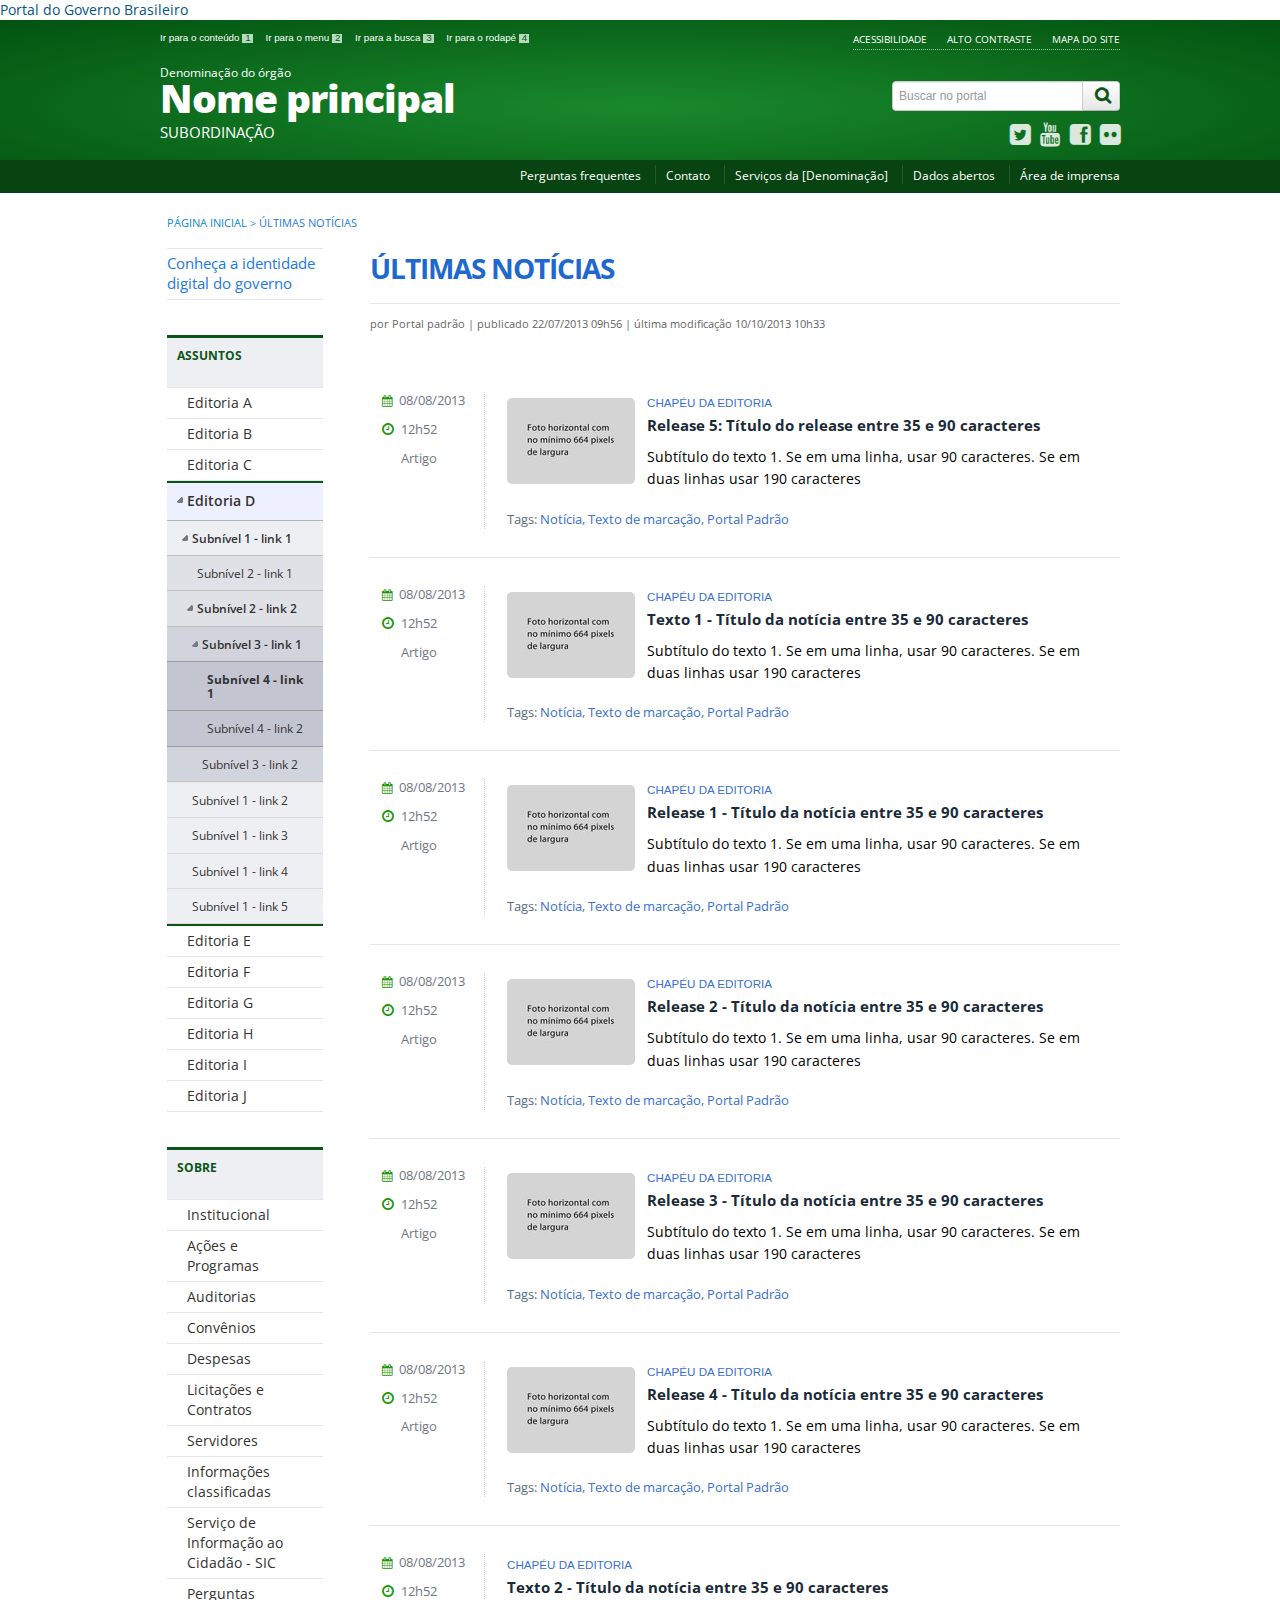
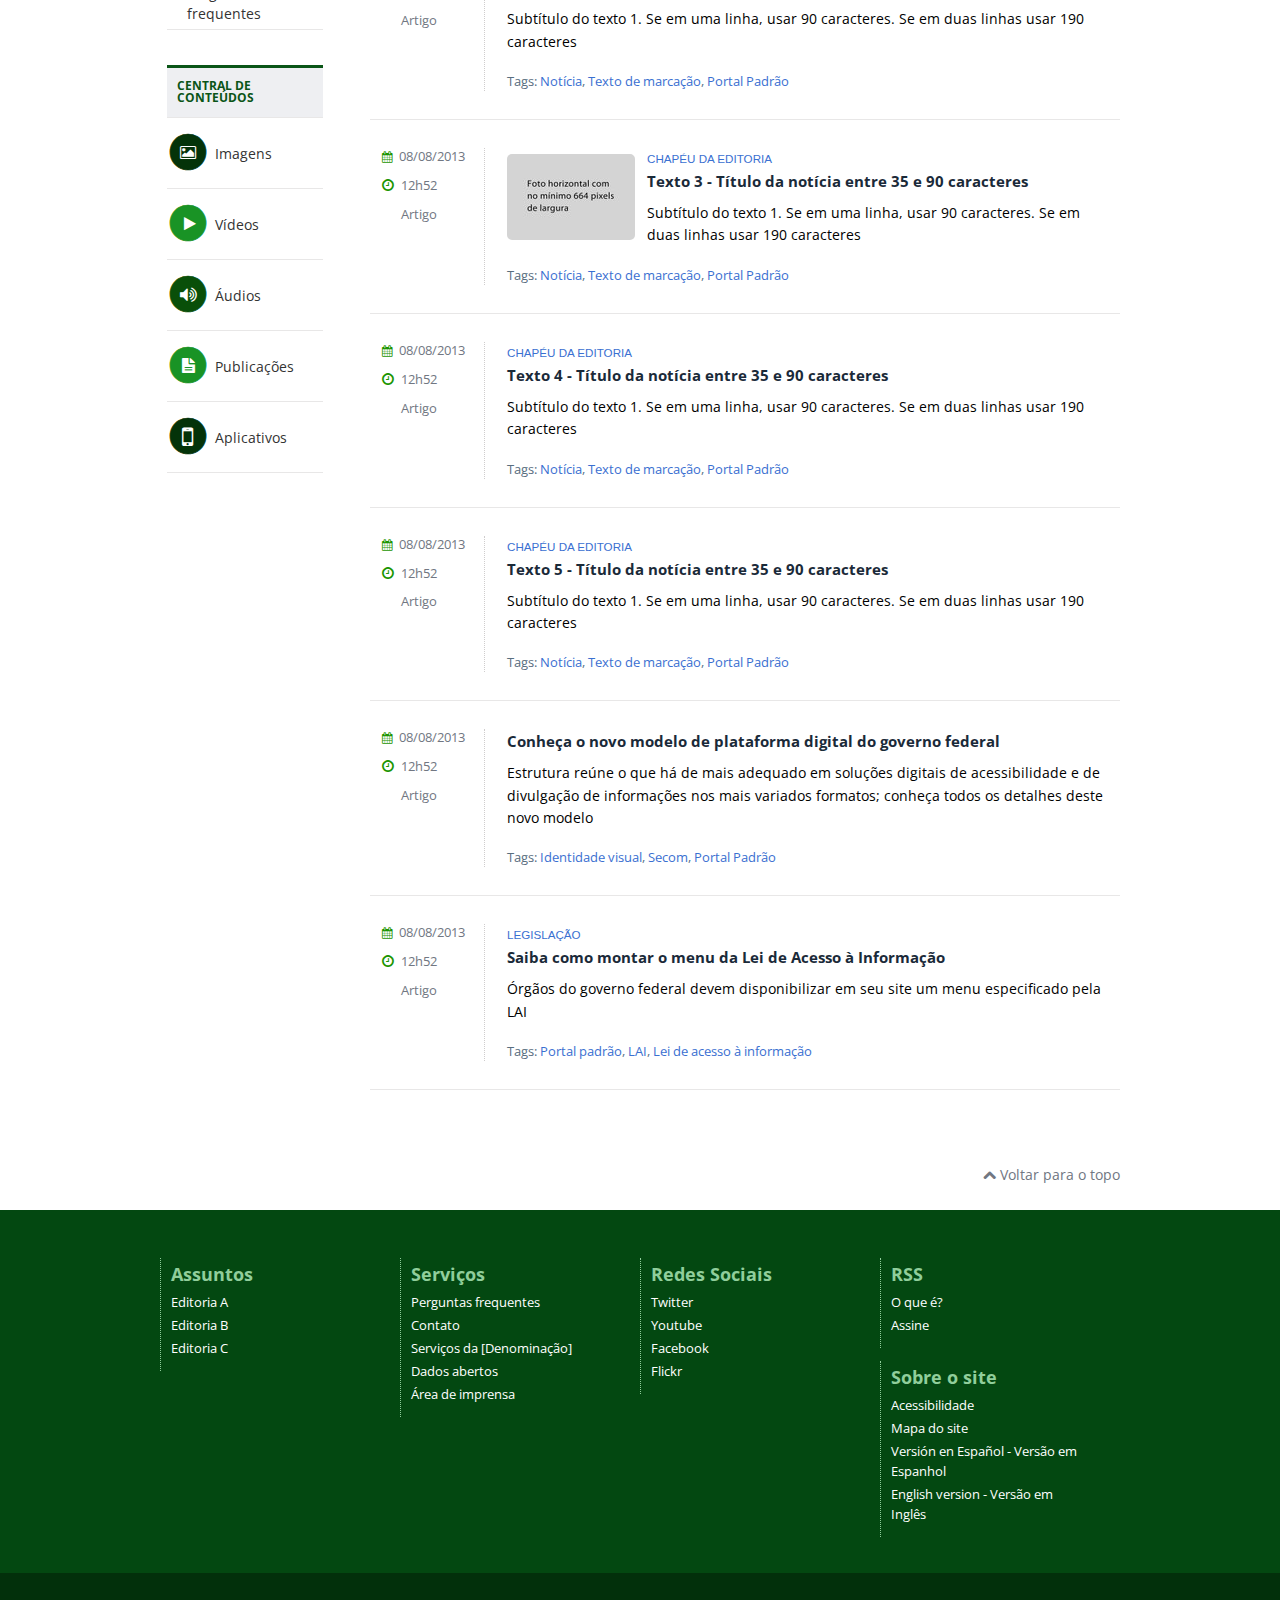
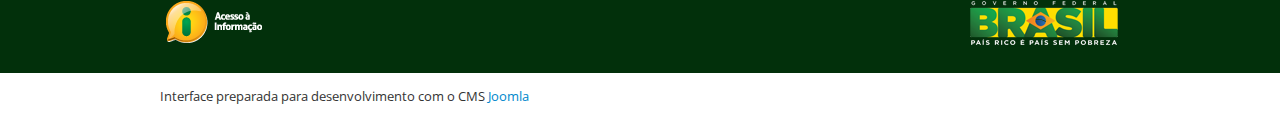
<file: interna-ultimas-noticias.html>
<!DOCTYPE html>
<!--[if lt IE 7]>      <html class="no-js lt-ie9 lt-ie8 lt-ie7" lang="pt-br" dir="ltr"> <![endif]-->
<!--[if IE 7]>         <html class="no-js lt-ie9 lt-ie8" lang="pt-br" dir="ltr"> <![endif]-->
<!--[if IE 8]>         <html class="no-js lt-ie9" lang="pt-br" dir="ltr"> <![endif]-->
<!--[if gt IE 8]><!--> <html class="no-js" lang="pt-br" dir="ltr"> <!--<![endif]-->
<head>
	<meta charset="utf-8" />
	<title>Portal Modelo - interface 1.0</title>
	<!-- <base href="" /> -->
	<meta name="keywords" content="" />
	<meta name="author" content="Joomla Calango - Joomla User Group Oficial" />
	<meta name="viewport" content="width=device-width, initial-scale=1.0" />
	<meta name="description" content="" />
	<meta name="generator" content="Joomla! - Open Source Content Management" />
	<!--[if lt IE 9]><script src="js/html5shiv.js"></script><![endif]-->
	<link href="img/favicon.ico" rel="shortcut icon" type="image/vnd.microsoft.icon" />
	<link rel="stylesheet" href="bootstrap/css/bootstrap.min.css" type='text/css'/>
	<link rel="stylesheet" href="css/template-verde.css" type='text/css'/>		
	<link rel="stylesheet" href="font-awesome/css/font-awesome.min.css" type='text/css'/>
	<!--[if lt IE 10]><link rel="stylesheet" href="css/ie.css" /><![endif]-->
	<!--[if lt IE 9]><link rel="stylesheet" href="css/ie8.css" /><![endif]-->
	<!--[if lt IE 8]><link rel="stylesheet" href="css/ie7.css" /><link rel="stylesheet" href="font-awesome/css/font-awesome-ie7.min.css" /><![endif]-->
	<!-- chamada de fontes local --><!-- <link rel="stylesheet" href="css/fontes.css" type='text/css'/>		 -->
	<!-- chamada de fontes externas --><link href='http://fonts.googleapis.com/css?family=Open+Sans:400italic,400,600,800,700' rel='stylesheet' type='text/css' />
	<link rel="stylesheet" href="jplayer/skin/portalpadrao01/jplayer.css" type='text/css'/>	
</head>
<body>
	<a class="hide" id="topo" href="#accessibility">Ir direto para menu de acessibilidade.</a>
	<noscript>
	  <div class="error minor-font">
        Seu navegador de internet está sem suporte à JavaScript. Por esse motivo algumas funcionalidades do site podem não estar acessíveis.
      </div>
	</noscript>
	<!--[if lt IE 7]><center><strong>Atenção, a versão de seu navegador não é compatível com este sítio. Atualize seu navegador.</strong></center><![endif]-->
	<!-- barra do governo -->
	<div id="barra-brasil">
		<a href="http://brasil.gov.br" title="Acesse para conhecer todos os serviços e informações do Governo Brasileiro na Internet.">Portal do Governo Brasileiro</a>		
    </div>
    <!-- fim barra do governo -->
    <div class="layout">
    	<header>
    		<div class="container"> 
	    		<div class="row-fluid accessibility-language-actions-container">    			   			
					<div class="span6 accessibility-container">
						<ul id="accessibility">
							<li>
								<a accesskey="1" href="#content" id="link-conteudo">
									Ir para o conte&uacute;do
									<span>1</span>
								</a>
							</li>
							<li>
								<a accesskey="2" href="#navigation" id="link-navegacao">
									Ir para o menu
									<span>2</span>
								</a>
							</li>
							<li>
								<a accesskey="3" href="#portal-searchbox" id="link-buscar">
									Ir para a busca
									<span>3</span>
								</a>
							</li>
							<li>
								<a accesskey="4" href="#footer" id="link-rodape">
									Ir para o rodap&eacute;
									<span>4</span>
								</a>
							</li>
						</ul>						
					</div>
					<!-- fim div.span6 -->
					<div class="span6 language-and-actions-container">
						<!-- Descomente para inserir menu de exemplo de idiomas no topo -->
						<!-- <ul id="language" class="pull-right">
							<li class="language-en">
								<a href="#">EN</a>
							</li>
							<li class="language-es">
								<a href="#">ES</a>
							</li>
						</ul>	 -->				
						<ul id="portal-siteactions" class="pull-right">
							<li>
								<a accesskey="5" href="interna-acessibilidade.html">Acessibilidade</a>
							</li>
							<li>
								<a accesskey="6" href="#" class="toggle-contraste">Alto Contraste</a>
							</li>
							<li>
								<a accesskey="7" href="#">Mapa do Site</a>
							</li>
						</ul>
					</div>
					<!-- fim div.span6 -->    
				</div>
				<!-- fim .row-fluid -->
				<div class="row-fluid">
					<div id="logo" class="span8">
					<!-- <div id="logo" class="span8 big"> <div id="logo" class="span8 small"> -->
						<a href="index.html" title="Descrição do Portal Padrão">							
							<span class="portal-title-1">Denominação do órgão</span>
							<h1 class="portal-title corto">Nome principal</h1>
							<span class="portal-description">Subordinação</span>
						</a>
					</div>
					<!-- fim .span8 -->
					<div class="span4">					
						<div id="portal-searchbox" class="row">
							<form action="#" class="pull-right">
								<fieldset>
									<legend class="hide">Busca</legend>
									<h2 class="hidden">Buscar no portal</h2>
									<div class="input-append">
										<label for="portal-searchbox-field" class="hide">Busca: </label>
										<input type="text" id="portal-searchbox-field" class="searchField" placeholder="Buscar no portal" title="Buscar no portal" name="searchterm">		
										<button type="button" class="btn searchButton"><span class="hide">Buscar</span><i class="icon-search"></i></button>
									</div>									
								</fieldset>
							</form>
						</div>
						<!-- fim div#portal-searchbox.row -->
						<div id="social-icons" class="row">
							<h2 class="hidden">Redes Sociais</h2>
							<ul class="pull-right">
								<li class="portalredes-item"><a title="Twitter" href="https://twitter.com/twitter">
									<i class="icon-twitter-sign"><span>Twitter</span></i></a>
	    						</li>
	    						<li class="portalredes-item"><a title="YouTube" href="http://youtube.com/youtube">
	    							<i class="icon-youtube"><span>Youtube</span></i></a>
	    						</li>
	    						<li class="portalredes-item"><a title="Facebook" href="http://facebook.com/facebook">
	    							<i class="icon-facebook-sign"><span>Facebook</span></i></a>
	    						</li>
	    						<li class="portalredes-item"><a title="Flickr" href="http://flickr.com/flickr">
	    							<i class="icon-flickr"><span>Flickr</span></i></a>
	    						</li>
							</ul>
						</div>
						<!-- fim div#social-icons.row -->
					</div>
					<!-- fim .span4 -->
				</div>
				<!-- fim .row-fluid -->
			</div>
			<!-- fim div.container -->
			<div class="sobre">
				<div class="container">
					<nav class="menu-servicos pull-right">
						<h2 class="hide">Serviços</h2>
						<ul>
							<li class="portalservicos-item">
								<a title="Perguntas frequentes" href="interna-perguntas-frequentes.html">Perguntas frequentes</a>
							</li>
							<li class="portalservicos-item">
								<a title="Contato" href="#">Contato</a>
							</li>
							<li class="portalservicos-item">
								<a title="Serviços da [Denominação]" href="#">Serviços da [Denominação]</a>
							</li>
							<li class="portalservicos-item">
								<a title="Dados abertos" href="#">Dados abertos</a>
							</li>
							<li class="portalservicos-item">
								<a title="Área de imprensa" href="#">Área de imprensa</a>
							</li>
						</ul>
						<span class="hide">Fim do menu de serviços</span>
					</nav>
					<!-- fim #menu-servicos.pull-right -->
				</div>
				<!-- .container -->
			</div>
			<!-- fim .sobre -->			
    	</header>
		<main> 
    		<div class="container">
				<div class="row-fluid">
					<section class="rastro-navegacao">
	                    <div class="rastro-navegacao row-flutuante">
	                        <a class="pathway" href="index.html">Página inicial</a>
	                        <span class="separator"> &gt; </span>
	                        <span>Últimas notícias</span>
	                    </div>
                    </section>
				</div>
				<!-- fim .row-fluid -->
				<div class="row-fluid">
					<div id="navigation" class="span3">
						<a href="#" class="visible-phone visible-tablet mainmenu-toggle btn"><i class="icon-list"></i>&nbsp;Menu</a>
						<section id="navigation-section">							
							<span class="hide">Início do menu principal</span>
							<nav class="menu-de-apoio span9">
								<h2 class="hide">Temas relevantes</h2>
								<ul>
									<li><a href="interna-de-noticias.html" title="Conheça a identidade digital do governo">Conheça a identidade digital do governo</a></li>									
								</ul>							
							</nav>
							<nav class="span9 assuntos">
								<h2>Assuntos <i class="icon-chevron-down visible-phone visible-tablet pull-right"></i></h2>
								<ul>
									<li><a href="#" title="Editoria A">Editoria A</a></li>
									<li><a href="#" title="Editoria B">Editoria B</a></li>
									<li><a href="#" title="Editoria C">Editoria C</a></li>								
									<li class="deeper parent"><a href="#" title="Editoria D">Editoria D</a>
										<ul>
											<li class="deeper parent"><a href="#">Subnível 1 - link 1</a>
												<ul>
													<li><a href="#">Subnível 2 - link 1</a></li>
													<li class="deeper parent"><a href="#">Subnível 2 - link 2</a>
														<ul>
															<li class="deeper parent"><a href="#">Subnível 3 - link 1</a>
																<ul>
																	<li class="current"><a href="#">Subnível 4 - link 1</a></li>
																	<li><a href="#">Subnível 4 - link 2</a></li>
																</ul>
															</li>
															<li><a href="#">Subnível 3 - link 2</a></li>
														</ul>
													</li>
												</ul>
											</li>
											<li><a href="#">Subnível 1 - link 2</a></li>
											<li><a href="#">Subnível 1 - link 3</a></li>
											<li><a href="#">Subnível 1 - link 4</a></li>
											<li><a href="#">Subnível 1 - link 5</a></li>
										</ul>
									</li>								
									<li><a href="#" title="Editoria E">Editoria E</a></li>								
									<li><a href="#" title="Editoria F">Editoria F</a></li>								
									<li><a href="#" title="Editoria G">Editoria G</a></li>								
									<li><a href="#" title="Editoria H">Editoria H</a></li>								
									<li><a href="#" title="Editoria I">Editoria I</a></li>								
									<li><a href="#" title="Editoria J">Editoria J</a></li>								
								</ul>
							</nav>
							<nav class="span9 sobre">
								<h2>Sobre <i class="icon-chevron-down visible-phone visible-tablet pull-right"></i></h2>
								<ul>
									<li><a href="#" title="Institucional">Institucional</a></li>
									<li><a href="#" title="Ações e Programas">Ações e Programas</a></li>
									<li><a href="#" title="Auditorias">Auditorias</a></li>
									<li><a href="#" title="Convênios">Convênios</a></li>								
									<li><a href="#" title="Despesas">Despesas</a></li>								
									<li><a href="#" title="Licitações e Contratos">Licitações e Contratos</a></li>							
									<li><a href="#" title="Servidores">Servidores</a></li>								
									<li><a href="interna-informacoes-classificadas.html" title="Informações classificadas">Informações classificadas</a></li>
									<li><a href="#" title="Serviço de Informação ao Cidadão - SIC">Serviço de Informação ao Cidadão - SIC</a></li>
									<li><a href="interna-perguntas-frequentes.html" title="Perguntas frequentes">Perguntas frequentes</a></li>
								</ul>
							</nav>	
							<nav class="span9 central-conteudos">
								<h2>Central de Conteúdos <i class="icon-chevron-down visible-phone visible-tablet pull-right"></i></h2>
								<ul>
									<li><a href="#" class="imagens" title="Imagens">
										<span class="icon-li icon-stack">
										  <i class="icon-circle icon-stack-base"><span class="hide">&nbsp;</span></i>
										  <i class="icon-picture icon-light"><span class="hide">&nbsp;</span></i>
										</span>
										Imagens</a>
									</li>
									<li><a href="#" class="videos" title="Vídeos">
										<span class="icon-li icon-stack">
										  <i class="icon-circle icon-stack-base"><span class="hide">&nbsp;</span></i>
										  <i class="icon-play icon-light"><span class="hide">&nbsp;</span></i>
										</span>
										Vídeos</a>
									</li>
									<li><a href="#" class="audios" title="Áudios">
										<span class="icon-li icon-stack">
										  <i class="icon-circle icon-stack-base"><span class="hide">&nbsp;</span></i>
										  <i class="icon-volume-up icon-light"><span class="hide">&nbsp;</span></i>
										</span>
										Áudios</a>
									</li>
									<li><a href="#" class="publicacoes" title="Publicações">
										<span class="icon-li icon-stack">
										  <i class="icon-circle icon-stack-base"><span class="hide">&nbsp;</span></i>
										  <i class="icon-file-text icon-light"><span class="hide">&nbsp;</span></i>
										</span>
										Publicações</a>
									</li>
									<li><a href="#" class="aplicativos" title="Aplicativos">
										<span class="icon-li icon-stack">
										  <i class="icon-circle icon-stack-base"><span class="hide">&nbsp;</span></i>
										  <i class="icon-mobile-phone icon-light"><span class="hide">&nbsp;</span></i>
										</span>
										Aplicativos</a>
									</li>
									<!-- descomentar de acordo com necessidade do orgao -->
									<!-- <li><a href="#" class="infograficos" title="Imagens">
										<span class="icon-li icon-stack">
										  <i class="icon-circle icon-stack-base"><span class="hide">&nbsp;</span></i>
										  <i class="icon-columns icon-light"><span class="hide">&nbsp;</span></i>
										</span>
										Infográficos</a>
									</li>
									<li><a href="#" class="estatisticas" title="Estatísticas">
										<span class="icon-li icon-stack">
										  <i class="icon-circle icon-stack-base"><span class="hide">&nbsp;</span></i>
										  <i class="icon-bar-chart icon-light"><span class="hide">&nbsp;</span></i>
										</span>
										Estatísticas</a>
									</li>			 -->													
								</ul>
							</nav>	
							<span class="hide">Fim do menu principal</span>
						</section>					
					</div>
					<!-- fim #navigation.span3 -->
					<div id="content" class="internas span9">
						<section id="content-section">							
							<span class="hide">Início do conteúdo da página</span>
							<!--  		CONTEUDO   	---------- -->
							<h1 class="borderHeading">
								Últimas notícias
							</h1>		
							<div class="content-header-options-1 row-fluid">
								<div class="documentByLine">
									<span class="documentAuthor">por <strong>Portal padrão</strong></span>
									<span class="separator">|</span>
									<span class="documentPublished"><strong>publicado</strong> 22/07/2013 09h56</span>
									<span class="separator">|</span>
									<span class="documentModified"><strong>última modificação</strong> 10/10/2013 10h33</span>
								</div>
							</div>
							<div class="tile-list-1">
								<div class="tileItem">
									<div class="span10 tileContent">
										<div class="tileImage">
											<a href="#">											
												<img src="images/msg-interna.jpg" alt="Imagem notícia horizontal tamanho 664" title="Imagem notícia horizontal tamanho 664" height="86" width="128" class="tileImage">
											</a>
										</div>
										<span class="subtitle">Chapéu da editoria</span>
										<h2 class="tileHeadline">
                                      		<a href="#">Release 5: Título do release entre 35 e 90 caracteres</a>
                                  		</h2>
                                  		<span class="description">
                                  			Subtítulo do texto 1. Se em uma linha, usar 90 caracteres. Se em duas linhas usar 190 caracteres
                                  		</span> 
                                  		<span class="keywords">
		                                      Tags:
		                                      <span>
		                                          <a rel="tag" href="#">Notícia</a>,
		                                      </span>
		                                      <span>
		                                          <a rel="tag" href="#">Texto de marcação</a>,
		                                      </span>
		                                      <span>
		                                          <a rel="tag" href="#">Portal Padrão</a>
		                                      </span>
		                                  </span>
									</div>
									<div class="span2 tileInfo">
										<ul>
											<li class="hide">por Portal Padrão</li>
											<li class="hide">publicado</li>
											<li><i class="icon-fixed-width icon-calendar"></i> 08/08/2013</li>
											<li><i class="icon-fixed-width icon-time"></i> 12h52</li>
											<li><i class="icon-fixed-width"></i> Artigo</li>
										</ul>							            								
									</div>									
								</div>
								<!-- div.tileItem -->
								
								<div class="tileItem">
									<div class="span10 tileContent">
										<div class="tileImage">
											<a href="#">											
												<img src="images/msg-interna.jpg" alt="Imagem notícia horizontal tamanho 664" title="Imagem notícia horizontal tamanho 664" height="86" width="128" class="tileImage">
											</a>
										</div>
										<span class="subtitle">Chapéu da editoria</span>
										<h2 class="tileHeadline">
                                      		<a href="#">Texto 1 - Título da notícia entre 35 e 90 caracteres</a>
                                  		</h2>
                                  		<span class="description">
                                  			Subtítulo do texto 1. Se em uma linha, usar 90 caracteres. Se em duas linhas usar 190 caracteres
                                  		</span> 
                                  		<span class="keywords">
		                                      Tags:
		                                      <span>
		                                          <a rel="tag" href="#">Notícia</a>,
		                                      </span>
		                                      <span>
		                                          <a rel="tag" href="#">Texto de marcação</a>,
		                                      </span>
		                                      <span>
		                                          <a rel="tag" href="#">Portal Padrão</a>
		                                      </span>
		                                  </span>
									</div>
									<div class="span2 tileInfo">
										<ul>
											<li class="hide">por Portal Padrão</li>
											<li class="hide">publicado</li>
											<li><i class="icon-fixed-width icon-calendar"></i> 08/08/2013</li>
											<li><i class="icon-fixed-width icon-time"></i> 12h52</li>
											<li><i class="icon-fixed-width"></i> Artigo</li>
										</ul>							            								
									</div>									
								</div>
								<!-- div.tileItem -->

								<div class="tileItem">
									<div class="span10 tileContent">
										<div class="tileImage">
											<a href="#">											
												<img src="images/msg-interna.jpg" alt="Imagem notícia horizontal tamanho 664" title="Imagem notícia horizontal tamanho 664" height="86" width="128" class="tileImage">
											</a>
										</div>
										<span class="subtitle">Chapéu da editoria</span>
										<h2 class="tileHeadline">
                                      		<a href="#">Release 1 - Título da notícia entre 35 e 90 caracteres</a>
                                  		</h2>
                                  		<span class="description">
                                  			Subtítulo do texto 1. Se em uma linha, usar 90 caracteres. Se em duas linhas usar 190 caracteres
                                  		</span> 
                                  		<span class="keywords">
		                                      Tags:
		                                      <span>
		                                          <a rel="tag" href="#">Notícia</a>,
		                                      </span>
		                                      <span>
		                                          <a rel="tag" href="#">Texto de marcação</a>,
		                                      </span>
		                                      <span>
		                                          <a rel="tag" href="#">Portal Padrão</a>
		                                      </span>
		                                  </span>
									</div>
									<div class="span2 tileInfo">
										<ul>
											<li class="hide">por Portal Padrão</li>
											<li class="hide">publicado</li>
											<li><i class="icon-fixed-width icon-calendar"></i> 08/08/2013</li>
											<li><i class="icon-fixed-width icon-time"></i> 12h52</li>
											<li><i class="icon-fixed-width"></i> Artigo</li>
										</ul>							            								
									</div>									
								</div>
								<!-- div.tileItem -->

								<div class="tileItem">
									<div class="span10 tileContent">
										<div class="tileImage">
											<a href="#">											
												<img src="images/msg-interna.jpg" alt="Imagem notícia horizontal tamanho 664" title="Imagem notícia horizontal tamanho 664" height="86" width="128" class="tileImage">
											</a>
										</div>
										<span class="subtitle">Chapéu da editoria</span>
										<h2 class="tileHeadline">
                                      		<a href="#">Release 2 - Título da notícia entre 35 e 90 caracteres</a>
                                  		</h2>
                                  		<span class="description">
                                  			Subtítulo do texto 1. Se em uma linha, usar 90 caracteres. Se em duas linhas usar 190 caracteres
                                  		</span> 
                                  		<span class="keywords">
		                                      Tags:
		                                      <span>
		                                          <a rel="tag" href="#">Notícia</a>,
		                                      </span>
		                                      <span>
		                                          <a rel="tag" href="#">Texto de marcação</a>,
		                                      </span>
		                                      <span>
		                                          <a rel="tag" href="#">Portal Padrão</a>
		                                      </span>
		                                  </span>
									</div>
									<div class="span2 tileInfo">
										<ul>
											<li class="hide">por Portal Padrão</li>
											<li class="hide">publicado</li>
											<li><i class="icon-fixed-width icon-calendar"></i> 08/08/2013</li>
											<li><i class="icon-fixed-width icon-time"></i> 12h52</li>
											<li><i class="icon-fixed-width"></i> Artigo</li>
										</ul>							            								
									</div>									
								</div>
								<!-- div.tileItem -->

								<div class="tileItem">
									<div class="span10 tileContent">
										<div class="tileImage">
											<a href="#">											
												<img src="images/msg-interna.jpg" alt="Imagem notícia horizontal tamanho 664" title="Imagem notícia horizontal tamanho 664" height="86" width="128" class="tileImage">
											</a>
										</div>
										<span class="subtitle">Chapéu da editoria</span>
										<h2 class="tileHeadline">
                                      		<a href="#">Release 3 - Título da notícia entre 35 e 90 caracteres</a>
                                  		</h2>
                                  		<span class="description">
                                  			Subtítulo do texto 1. Se em uma linha, usar 90 caracteres. Se em duas linhas usar 190 caracteres
                                  		</span> 
                                  		<span class="keywords">
		                                      Tags:
		                                      <span>
		                                          <a rel="tag" href="#">Notícia</a>,
		                                      </span>
		                                      <span>
		                                          <a rel="tag" href="#">Texto de marcação</a>,
		                                      </span>
		                                      <span>
		                                          <a rel="tag" href="#">Portal Padrão</a>
		                                      </span>
		                                  </span>
									</div>
									<div class="span2 tileInfo">
										<ul>
											<li class="hide">por Portal Padrão</li>
											<li class="hide">publicado</li>
											<li><i class="icon-fixed-width icon-calendar"></i> 08/08/2013</li>
											<li><i class="icon-fixed-width icon-time"></i> 12h52</li>
											<li><i class="icon-fixed-width"></i> Artigo</li>
										</ul>							            								
									</div>									
								</div>
								<!-- div.tileItem -->

								<div class="tileItem">
									<div class="span10 tileContent">
										<div class="tileImage">
											<a href="#">											
												<img src="images/msg-interna.jpg" alt="Imagem notícia horizontal tamanho 664" title="Imagem notícia horizontal tamanho 664" height="86" width="128" class="tileImage">
											</a>
										</div>
										<span class="subtitle">Chapéu da editoria</span>
										<h2 class="tileHeadline">
                                      		<a href="#">Release 4 - Título da notícia entre 35 e 90 caracteres</a>
                                  		</h2>
                                  		<span class="description">
                                  			Subtítulo do texto 1. Se em uma linha, usar 90 caracteres. Se em duas linhas usar 190 caracteres
                                  		</span> 
                                  		<span class="keywords">
		                                      Tags:
		                                      <span>
		                                          <a rel="tag" href="#">Notícia</a>,
		                                      </span>
		                                      <span>
		                                          <a rel="tag" href="#">Texto de marcação</a>,
		                                      </span>
		                                      <span>
		                                          <a rel="tag" href="#">Portal Padrão</a>
		                                      </span>
		                                  </span>
									</div>
									<div class="span2 tileInfo">
										<ul>
											<li class="hide">por Portal Padrão</li>
											<li class="hide">publicado</li>
											<li><i class="icon-fixed-width icon-calendar"></i> 08/08/2013</li>
											<li><i class="icon-fixed-width icon-time"></i> 12h52</li>
											<li><i class="icon-fixed-width"></i> Artigo</li>
										</ul>							            								
									</div>									
								</div>
								<!-- div.tileItem -->

								<div class="tileItem">
									<div class="span10 tileContent">
										<span class="subtitle">Chapéu da editoria</span>
										<h2 class="tileHeadline">
                                      		<a href="#">Texto 2 - Título da notícia entre 35 e 90 caracteres</a>
                                  		</h2>
                                  		<span class="description">
                                  			Subtítulo do texto 1. Se em uma linha, usar 90 caracteres. Se em duas linhas usar 190 caracteres
                                  		</span> 
                                  		<span class="keywords">
		                                      Tags:
		                                      <span>
		                                          <a rel="tag" href="#">Notícia</a>,
		                                      </span>
		                                      <span>
		                                          <a rel="tag" href="#">Texto de marcação</a>,
		                                      </span>
		                                      <span>
		                                          <a rel="tag" href="#">Portal Padrão</a>
		                                      </span>
		                                  </span>
									</div>
									<div class="span2 tileInfo">
										<ul>
											<li class="hide">por Portal Padrão</li>
											<li class="hide">publicado</li>
											<li><i class="icon-fixed-width icon-calendar"></i> 08/08/2013</li>
											<li><i class="icon-fixed-width icon-time"></i> 12h52</li>
											<li><i class="icon-fixed-width"></i> Artigo</li>
										</ul>							            								
									</div>									
								</div>
								<!-- div.tileItem -->

								<div class="tileItem">
									<div class="span10 tileContent">
										<div class="tileImage">
											<a href="#">											
												<img src="images/msg-interna.jpg" alt="Imagem notícia horizontal tamanho 664" title="Imagem notícia horizontal tamanho 664" height="86" width="128" class="tileImage">
											</a>
										</div>
										<span class="subtitle">Chapéu da editoria</span>
										<h2 class="tileHeadline">
                                      		<a href="#">Texto 3 - Título da notícia entre 35 e 90 caracteres</a>
                                  		</h2>
                                  		<span class="description">
                                  			Subtítulo do texto 1. Se em uma linha, usar 90 caracteres. Se em duas linhas usar 190 caracteres
                                  		</span> 
                                  		<span class="keywords">
		                                      Tags:
		                                      <span>
		                                          <a rel="tag" href="#">Notícia</a>,
		                                      </span>
		                                      <span>
		                                          <a rel="tag" href="#">Texto de marcação</a>,
		                                      </span>
		                                      <span>
		                                          <a rel="tag" href="#">Portal Padrão</a>
		                                      </span>
		                                  </span>
									</div>
									<div class="span2 tileInfo">
										<ul>
											<li class="hide">por Portal Padrão</li>
											<li class="hide">publicado</li>
											<li><i class="icon-fixed-width icon-calendar"></i> 08/08/2013</li>
											<li><i class="icon-fixed-width icon-time"></i> 12h52</li>
											<li><i class="icon-fixed-width"></i> Artigo</li>
										</ul>							            								
									</div>									
								</div>
								<!-- div.tileItem -->

								<div class="tileItem">
									<div class="span10 tileContent">
										<span class="subtitle">Chapéu da editoria</span>
										<h2 class="tileHeadline">
                                      		<a href="#">Texto 4 - Título da notícia entre 35 e 90 caracteres</a>
                                  		</h2>
                                  		<span class="description">
                                  			Subtítulo do texto 1. Se em uma linha, usar 90 caracteres. Se em duas linhas usar 190 caracteres
                                  		</span> 
                                  		<span class="keywords">
		                                      Tags:
		                                      <span>
		                                          <a rel="tag" href="#">Notícia</a>,
		                                      </span>
		                                      <span>
		                                          <a rel="tag" href="#">Texto de marcação</a>,
		                                      </span>
		                                      <span>
		                                          <a rel="tag" href="#">Portal Padrão</a>
		                                      </span>
		                                  </span>
									</div>
									<div class="span2 tileInfo">
										<ul>
											<li class="hide">por Portal Padrão</li>
											<li class="hide">publicado</li>
											<li><i class="icon-fixed-width icon-calendar"></i> 08/08/2013</li>
											<li><i class="icon-fixed-width icon-time"></i> 12h52</li>
											<li><i class="icon-fixed-width"></i> Artigo</li>
										</ul>							            								
									</div>									
								</div>
								<!-- div.tileItem -->

								<div class="tileItem">
									<div class="span10 tileContent">
										<span class="subtitle">Chapéu da editoria</span>
										<h2 class="tileHeadline">
                                      		<a href="#">Texto 5 - Título da notícia entre 35 e 90 caracteres</a>
                                  		</h2>
                                  		<span class="description">
                                  			Subtítulo do texto 1. Se em uma linha, usar 90 caracteres. Se em duas linhas usar 190 caracteres
                                  		</span> 
                                  		<span class="keywords">
		                                      Tags:
		                                      <span>
		                                          <a rel="tag" href="#">Notícia</a>,
		                                      </span>
		                                      <span>
		                                          <a rel="tag" href="#">Texto de marcação</a>,
		                                      </span>
		                                      <span>
		                                          <a rel="tag" href="#">Portal Padrão</a>
		                                      </span>
		                                  </span>
									</div>
									<div class="span2 tileInfo">
										<ul>
											<li class="hide">por Portal Padrão</li>
											<li class="hide">publicado</li>
											<li><i class="icon-fixed-width icon-calendar"></i> 08/08/2013</li>
											<li><i class="icon-fixed-width icon-time"></i> 12h52</li>
											<li><i class="icon-fixed-width"></i> Artigo</li>
										</ul>							            								
									</div>									
								</div>
								<!-- div.tileItem -->

								<div class="tileItem">
									<div class="span10 tileContent">										
										<h2 class="tileHeadline">
                                      		<a href="interna-de-noticias.html">Conheça o novo modelo de plataforma digital do governo federal</a>
                                  		</h2>
                                  		<span class="description">
                                  			Estrutura reúne o que há de mais adequado em soluções digitais de acessibilidade e de divulgação de informações nos mais variados formatos; conheça todos os detalhes deste novo modelo
                                  		</span> 
                                  		<span class="keywords">
		                                      Tags:
		                                      <span>
		                                          <a rel="tag" href="#">Identidade visual</a>,
		                                      </span>
		                                      <span>
		                                          <a rel="tag" href="#">Secom</a>,
		                                      </span>
		                                      <span>
		                                          <a rel="tag" href="#">Portal Padrão</a>
		                                      </span>
		                                  </span>
									</div>
									<div class="span2 tileInfo">
										<ul>
											<li class="hide">por Portal Padrão</li>
											<li class="hide">publicado</li>
											<li><i class="icon-fixed-width icon-calendar"></i> 08/08/2013</li>
											<li><i class="icon-fixed-width icon-time"></i> 12h52</li>
											<li><i class="icon-fixed-width"></i> Artigo</li>
										</ul>							            								
									</div>									
								</div>
								<!-- div.tileItem -->

								<div class="tileItem">
									<div class="span10 tileContent">
										<span class="subtitle">Legislação</span>
										<h2 class="tileHeadline">
                                      		<a href="#">Saiba como montar o menu da Lei de Acesso à Informação</a>
                                  		</h2>
                                  		<span class="description">
                                  			Órgãos do governo federal devem disponibilizar em seu site um menu especificado pela LAI
                                  		</span> 
                                  		<span class="keywords">
		                                      Tags:
		                                      <span>
		                                          <a rel="tag" href="#">Portal padrão</a>,
		                                      </span>
		                                      <span>
		                                          <a rel="tag" href="#">LAI</a>,
		                                      </span>
		                                      <span>
		                                          <a rel="tag" href="#">Lei de acesso à informação</a>
		                                      </span>
		                                  </span>
									</div>
									<div class="span2 tileInfo">
										<ul>
											<li class="hide">por Portal Padrão</li>
											<li class="hide">publicado</li>
											<li><i class="icon-fixed-width icon-calendar"></i> 08/08/2013</li>
											<li><i class="icon-fixed-width icon-time"></i> 12h52</li>
											<li><i class="icon-fixed-width"></i> Artigo</li>
										</ul>							            								
									</div>									
								</div>
								<!-- div.tileItem -->

							</div>
							<!--  		CONTEUDO  FINAL      	---------- -->
							<span class="hide">Fim do conteúdo da página</span>							
						</section>
					</div>
					<!-- fim #content.span9 -->
				</div>
				<!-- fim .row-fluid -->
			</div>
			<!-- fim .container -->
		</main>
    	<footer>
    		<div class="footer-atalhos">
    			<div class="container">
    				<div class="pull-right voltar-ao-topo"><a href="#portal-siteactions"><i class="icon-chevron-up"></i>&nbsp;Voltar para o topo</a></div>
    			</div>
    		</div>
    		<div class="container container-menus">
    			<div id="footer" class="row footer-menus">
    				<span class="hide">Início da navegação de rodapé</span>
    				<div class="span3">
						<nav class="row assuntos nav">
							<h2>Assuntos</h2>
							<ul>
								<li><a href="#" title="Editoria A">Editoria A</a></li>
								<li><a href="#" title="Editoria B">Editoria B</a></li>
								<li><a href="#" title="Editoria C">Editoria C</a></li>								
							</ul>
						</nav>    					
    				</div>
					<div class="span3">
						<nav class="row servicos nav">
							<h2>Serviços</h2>
							<ul>
								<li class="portalservicos-item">
									<a title="Perguntas frequentes" href="#">Perguntas frequentes</a>
								</li>
								<li class="portalservicos-item">
									<a title="Contato" href="#">Contato</a>
								</li>
								<li class="portalservicos-item">
									<a title="Serviços da [Denominação]" href="#">Serviços da [Denominação]</a>
								</li>
								<li class="portalservicos-item">
									<a title="Dados abertos" href="#">Dados abertos</a>
								</li>
								<li class="portalservicos-item">
									<a title="Área de imprensa" href="#">Área de imprensa</a>
								</li>
							</ul>
						</nav>							
					</div>
					<div class="span3">
						<nav class="row redes-sociais nav">
							<h2>Redes Sociais</h2>
							<ul>
								<li class="portalredes-item"><a title="Twitter" href="https://twitter.com/twitter">
	    							Twitter</a>
	    						</li>
	    						<li class="portalredes-item"><a title="YouTube" href="http://youtube.com/youtube">
	    							Youtube</a>
	    						</li>
	    						<li class="portalredes-item"><a title="Facebook" href="http://facebook.com/facebook">
	    							Facebook</a>
	    						</li>
	    						<li class="portalredes-item"><a title="Flickr" href="http://flickr.com/flickr">
	    							Flickr</a>
	    						</li>
							</ul>
						</nav>						
					</div>
					<div class="span3">
						<nav class="row rss nav">
							<h2>RSS</h2>
							<ul>
								<li><a href="#" title="O que é?">O que é?</a></li>
								<li><a href="#" title="Assine">Assine</a></li>
							</ul>
						</nav>
						<nav class="row sobre nav">
							<h2>Sobre o site</h2>
							<ul>
								<li><a href="#">Acessibilidade</a></li>
								<li><a href="#">Mapa do site</a></li>
								<li><a href="#">Versión en Español - Versão em Espanhol</a></li>
								<li><a href="#">English version - Versão em Inglês</a></li>
							</ul>
						</nav>
					</div>
					<span class="hide">Fim da navegação de rodapé</span>					
    			</div>
    			<!-- fim .row -->
    		</div>
    		<!-- fim .container -->
			<div class="footer-logos">
				<div class="container">
					<a href="http://www.acessoainformacao.gov.br/" class="logo-acesso pull-left"><img src="images/acesso-a-informacao.png" alt="Acesso a Informação"></a>
					<!-- separador para fins de acessibilidade --><span class="hide">&nbsp;</span><!-- fim separador para fins de acessibilidade -->
					<a href="http://www.brasil.gov.br/" class="brasil pull-right"><img src="images/brasil.png" alt="Brasil - Governo Federal"></a>
				</div>				
			</div>
			<div class="footer-ferramenta">
				<div class="container">
					<p>Interface preparada para desenvolvimento com o CMS <a href="http://www.joomla.org">Joomla</a></p>		
				</div>				
			</div>
    		<div class="footer-atalhos visible-phone">
    			<div class="container">
    				<span class="hide">Fim do conteúdo da página</span>
    				<div class="pull-right voltar-ao-topo"><a href="#portal-siteactions"><i class="icon-chevron-up"></i>&nbsp;Voltar para o topo</a></div>
    			</div>
    		</div>
    	</footer>		
    </div>
	<!-- fim div#wrapper -->	
	<!-- scripts principais -->	
	<script src="js/jquery.min.js" type="text/javascript"></script><noscript>&nbsp;<!-- item para fins de acessibilidade --></noscript>
	<script src="js/jquery-noconflict.js" type="text/javascript"></script><noscript>&nbsp;<!-- item para fins de acessibilidade --></noscript>
	<script src="bootstrap/js/bootstrap.min.js" type="text/javascript"></script><noscript>&nbsp;<!-- item para fins de acessibilidade --></noscript>
	<script src="js/jquery.cookie.js" type="text/javascript"></script><noscript>&nbsp;<!-- item para fins de acessibilidade --></noscript>
	<script src="js/template.js" type="text/javascript"></script><noscript>&nbsp;<!-- item para fins de acessibilidade --></noscript>
	<!-- Script do portal Brasil deve ficar preferencialmente no rodape para nao atrasar o carregamento da pagina principal -->
	<script src="http://barra.brasil.gov.br/barra.js?cor=verde" type="text/javascript"></script><noscript>&nbsp;<!-- item para fins de acessibilidade --></noscript>
</body>
</html>
</file>
<file: css/template-verde.css>
article,aside,details,figcaption,figure,footer,header,hgroup,main,nav,section,summary{display:block}audio,canvas,video{display:inline-block;*display:inline;*zoom:1}audio:not([controls]){display:none;height:0}[hidden]{display:none}html{font-size:100%;-ms-text-size-adjust:100%;-webkit-text-size-adjust:100%}html,button,input,select,textarea{font-family:sans-serif}body{margin:0}a:focus{outline:thin dotted}a:active,a:hover{outline:0}*{list-style:none;vertical-align:baseline}@media screen{*{margin:0;padding:0}* *:link,*:visited{text-decoration:none}* ul,ol{list-style:none outside none}* li{display:inline}* h1,h2,h3,h4,h5,h6,pre,code{font-size:1em}* a img,*:link img,*:visited img{border:medium none}a{outline:medium none}a:hover{text-decoration:none}table{border-spacing:0}img{vertical-align:text-bottom}iframe{border-style:none;border-width:0}}body{background-color:#fff;color:#333;font-family:"open_sansregular",'Open Sans',Arial,Helvetica,sans-serif}h1,h2,h3,h4,h5,h6{font-family:"open_sanssemibold",'Open Sans',Arial,Helvetica,sans-serif;font-weight:700;margin:0}#content h1{margin-top:0!important}a{color:#08c}.debug{border:1px solid #f00}.no-margin{margin:0!important}.error{background-color:#ffffe3;border:1px solid #996;clear:both;margin:1em 0;padding:10px}.minor-font{font-size:.75em}header{background-color:#0a5517;background-image:-moz-radial-gradient(center,ellipse cover,#19882c 1%,#025310 100%);background-image:-webkit-gradient(radial,center center,0px,center center,100%,color-stop(1%,#19882c),color-stop(100%,#025310));background-image:-webkit-radial-gradient(center,ellipse cover,#19882c 1%,#025310 100%);background-image:-o-radial-gradient(center,ellipse cover,#19882c 1%,#025310 100%);background-image:-ms-radial-gradient(center,ellipse cover,#19882c 1%,#025310 100%);background-image:radial-gradient(ellipse at center,#19882c 1%,#025310 100%);filter:progid:DXImageTransform.Microsoft.gradient(startColorstr=#177b28,endColorstr=#025310,GradientType=1);color:#fff;padding:14px 0 0 0}header .accessibility-language-actions-container{height:25px;overflow:hidden}header #accessibility{font-family:Arial,Helvetica,sans-serif!important;margin:0;line-height:5px}header #accessibility li{line-height:5px;margin:0 10px 0 0}header #accessibility a{color:#fff;font-size:.7em}header #accessibility a span{background-color:#b6dbbc;color:#0a5517;padding:0 2px 0 3px}header #accessibility a:hover{background:#52a660}header #portal-siteactions,header #language{border-bottom:1px dotted #90ce9b;text-transform:uppercase;margin:-6px 0 0 0}header #portal-siteactions li,header #language li{margin:0 16px 0 0}header #portal-siteactions li:last-child,header #language li:last-child{margin-right:0!important}header #portal-siteactions a,header #language a{color:#fff;font-size:.73em}header #portal-siteactions a:hover,header #language a:hover{text-decoration:underline}header #language{margin-left:20px}header #language li{margin-left:6px;display:block;float:left}header #language li:first-child{margin-left:0}header #language li a{padding:0 0 0 16px}header #language li.language-en a{background:transparent url('../img/flag-en.gif') no-repeat 0 center}header #language li.language-es a{background:transparent url('../img/flag-es.gif') no-repeat 0 center}header #logo{margin:3px 0 20px 0}header #logo a{color:#fff}header #logo .portal-title-1{font-size:.85em;display:block;height:21px}header #logo h1{font-family:"open_sansextrabold",'Open Sans',Arial,Helvetica,sans-serif;font-size:2.75em;line-height:.8em;font-weight:800;letter-spacing:-1px;margin-bottom:5px}header #logo .portal-description{font-size:1.1em;text-transform:uppercase;position:relative;top:4px}header #logo.small{margin:13px 0 10px 0}header #logo.small h1{font-size:2.4em;font-family:"open_sansbold",'Open Sans',Arial,Helvetica,sans-serif}header #logo.big{margin:10px 0 13px 0}header #logo.big h1{font-size:3.6em;font-family:"open_sansbold",'Open Sans',Arial,Helvetica,sans-serif}header #portal-searchbox form{margin:22px 0 0 0}header #portal-searchbox input.searchField{font-size:12px;width:177px}header #portal-searchbox input.searchField:focus{background-color:#ffffe5}header #portal-searchbox .searchButton{padding-bottom:4px;padding-right:8px}header #portal-searchbox .searchButton i.icon-search{font-size:1.25em;color:#0a5517;-webkit-text-stroke-width:.4px;-webkit-text-stroke-color:#0a5517;-webkit-font-smoothing:antialiased}header #social-icons{margin:2px 0 2px 0;opacity:.85;-moz-opacity:.85;filter:alpha(opacity=85)}header #social-icons li{margin:0 0 0 6px}header #social-icons a{color:#fff}header #social-icons a i{font-size:1.70em;margin-top:5px;-webkit-text-stroke-width:.4px;-webkit-text-stroke-color:#fff;-webkit-font-smoothing:antialiased}header #social-icons a i.icon-youtube{-webkit-text-stroke-width:0!important;-webkit-text-stroke-color:#70ee86!important;-webkit-font-smoothing:antialiased!important}header #social-icons a:hover{color:#70ee86;-webkit-text-stroke-width:.4px;-webkit-text-stroke-color:#70ee86;-webkit-font-smoothing:antialiased}header #social-icons span{display:none!important}header div.sobre{background-color:#084312;border-bottom:2px solid #084312}header div.sobre ul{margin:8px 0;line-height:1em}header div.sobre li{border-right:1px solid #1c5d27;padding:0 10px;line-height:1em}header div.sobre li:last-child{border:0;padding-right:0}header div.sobre a{color:#fff;font-size:.88em}header div.sobre a:hover{text-decoration:underline}main .container{padding:48px 0 65px 0}main div.row-flutuante{margin-top:-28px}main .row-fluid{margin-left:0!important}main h2{font-family:"open_sansregular",'Open Sans',Arial,Helvetica,sans-serif}main #em-destaque{display:block;min-height:20px;padding:0;margin-bottom:27px}main #em-destaque h2,main #em-destaque ul,main #em-destaque li,main #em-destaque a{padding:0;text-align:center;text-transform:uppercase}main #em-destaque h2{background:#717782 url('../img/em-destaque.png') no-repeat right center;color:#fff;padding:7px 0 7px 0;-webkit-border-radius:5px 0 0 5px;-moz-border-radius:5px 0 0 5px;-ms-border-radius:5px 0 0 5px;-o-border-radius:5px 0 0 5px;border-radius:5px 0 0 5px;margin-right:0;font-size:.7em;font-weight:normal;line-height:1em}main #em-destaque ul{margin:0;padding:0 5px;background:#e8e7e7;-webkit-border-radius:0 5px 5px 0;-moz-border-radius:0 5px 5px 0;-ms-border-radius:0 5px 5px 0;-o-border-radius:0 5px 5px 0;border-radius:0 5px 5px 0}main #em-destaque li{display:block;float:left;background:transparent url('../img/linha-cinza.gif') repeat-y right 0}main #em-destaque li:last-child{background:0}main #em-destaque li a{font-size:.7em;color:#333;display:block;padding:7px 5px;line-height:1em}main #em-destaque li a:hover{text-decoration:underline}main #em-destaque ul.n1 li{width:100%!important}main #em-destaque ul.n2 li{width:50%!important}main #em-destaque ul.n3 li{width:33.3%!important}main #em-destaque ul.n4 li{width:25%!important}main #em-destaque ul.n5 li{width:20%!important}main #navigation #navigation-section{display:block}main #navigation nav a{font-size:1em;line-height:.9em;color:#333}main #navigation nav a:hover{text-decoration:underline}main #navigation nav{display:block;margin-bottom:35px}main #navigation nav h2{border-top:3px solid #0a5517;padding:12px 5px 5px 10px;height:32px;background:#eeeff2;text-transform:uppercase;font-size:.85em;line-height:1em;color:#0a5517}main #navigation nav ul{display:block;margin:0;border-top:1px solid #e8e7e7}main #navigation nav li{display:block;padding:5px 10px 5px 20px;border-bottom:1px solid #e8e7e7}main #navigation nav li.deeper{background:#eeefff url("../img/menu-ativo.gif") no-repeat 10px 14px;border-top:2px solid #0a5517;border-bottom:2px solid #0a5517;padding-left:0;padding-right:0;padding-bottom:0}main #navigation nav li.deeper a{display:block;padding:5px 5px 10px 20px;font-weight:600;line-height:1.2em}main #navigation nav li.deeper ul{background:#eeeff2;border-top:0}main #navigation nav li.deeper ul a{font-weight:normal;font-size:.85em;padding-bottom:5px;padding-left:25px}main #navigation nav li.deeper ul li{padding-left:0;border-bottom:1px solid #dcdada}main #navigation nav li.deeper ul li.current a{font-weight:700!important;cursor:default}main #navigation nav li.deeper ul li.deeper{background:transparent url("../img/menu-ativo.gif") no-repeat 15px 14px;border-top:1px solid #b6b3b3;border-bottom:0}main #navigation nav li.deeper ul li.deeper a{font-weight:600;padding-bottom:10px}main #navigation nav li.deeper ul li.deeper ul{background:#e0e1e7;border-top:1px solid #c3c0c0}main #navigation nav li.deeper ul li.deeper ul a{font-weight:normal;padding-bottom:5px;padding-left:30px}main #navigation nav li.deeper ul li.deeper ul li{padding-left:0;border-bottom:1px solid #c3c0c0}main #navigation nav li.deeper ul li.deeper ul li.deeper{background:transparent url("../img/menu-ativo.gif") no-repeat 20px 14px;border-top:0;border-bottom:1px solid #e8e7e7}main #navigation nav li.deeper ul li.deeper ul li.deeper a{font-weight:600;padding-bottom:10px}main #navigation nav li.deeper ul li.deeper ul li.deeper ul{background:#d1d4dc}main #navigation nav li.deeper ul li.deeper ul li.deeper ul a{font-weight:normal;padding-bottom:5px;padding-left:35px}main #navigation nav li.deeper ul li.deeper ul li.deeper ul li{padding-left:0}main #navigation nav li.deeper ul li.deeper ul li.deeper ul li.deeper{background:transparent url("../img/menu-ativo.gif") no-repeat 25px 14px;border-bottom:0}main #navigation nav li.deeper ul li.deeper ul li.deeper ul li.deeper a{font-weight:600;padding-bottom:10px}main #navigation nav li.deeper ul li.deeper ul li.deeper ul li.deeper ul{background:#c3c6d1;border-top:1px solid #9d9999}main #navigation nav li.deeper ul li.deeper ul li.deeper ul li.deeper ul a{font-weight:normal;padding-bottom:5px;padding-left:35px}main #navigation nav li.deeper ul li.deeper ul li.deeper ul li.deeper ul li{padding-left:5px;border-bottom:1px solid #9d9999}main #navigation nav li.deeper ul li.deeper ul li.deeper ul li.deeper ul li ul{display:none!important}main #navigation .menu-de-apoio li{padding-left:0;padding-right:0}main #navigation .menu-de-apoio a{color:#1c78e4;font-size:1.05em}main #navigation .central-conteudos li{padding:14px 10px 14px 0!important}main #navigation .central-conteudos li .imagens .icon-stack-base{color:#043309;-webkit-text-stroke-width:.7px;-webkit-text-stroke-color:#043309;-webkit-font-smoothing:antialiased}main #navigation .central-conteudos li .videos .icon-stack-base{color:#199325;-webkit-text-stroke-width:.7px;-webkit-text-stroke-color:#199325;-webkit-font-smoothing:antialiased}main #navigation .central-conteudos li .audios .icon-stack-base{color:#094f09;-webkit-text-stroke-width:.7px;-webkit-text-stroke-color:#094f09;-webkit-font-smoothing:antialiased}main #navigation .central-conteudos li .publicacoes .icon-stack-base{color:#199325;-webkit-text-stroke-width:.7px;-webkit-text-stroke-color:#199325;-webkit-font-smoothing:antialiased}main #navigation .central-conteudos li .aplicativos .icon-stack-base{color:#043309;-webkit-text-stroke-width:.7px;-webkit-text-stroke-color:#043309;-webkit-font-smoothing:antialiased}main #navigation .central-conteudos li .infograficos .icon-stack-base{color:#043309;-webkit-text-stroke-width:.7px;-webkit-text-stroke-color:#043309;-webkit-font-smoothing:antialiased}main #navigation .central-conteudos li .estatisticas .icon-stack-base{color:#043309;-webkit-text-stroke-width:.7px;-webkit-text-stroke-color:#043309;-webkit-font-smoothing:antialiased}main #navigation .central-conteudos li a:hover{text-decoration:none}main #navigation .central-conteudos li a:hover .icon-light{color:#42e95f}main #navigation .central-conteudos .icon-stack{font-size:21px;font-weight:normal!important;margin-right:2px}main #navigation .central-conteudos .icon-light{font-size:15px}main #navigation .central-conteudos .icon-play{margin-left:2px!important}main #navigation .central-conteudos .icon-mobile-phone{font-size:26px!important}main #navigation .central-conteudos .icon-file-text{font-size:18px!important;margin-left:1px!important}main #navigation .central-conteudos .icon-volume-up{font-size:18px!important;margin-left:1px!important}footer{background:#034811}footer .footer-atalhos{background:#fff;border-bottom:2px solid #034811}footer .footer-atalhos .container{padding:10px 0 25px 0}footer .footer-atalhos .voltar-ao-topo a{color:#717782}footer .footer-atalhos .voltar-ao-topo a:hover{text-decoration:underline}footer .container-menus{padding:46px 0 0 0}footer .row{margin-bottom:13px}footer nav{border-left:1px dotted #90ce9b;padding:0 5px 0 10px}footer nav h2{font-size:1.3em;font-weight:bold;color:#90ce9b;line-height:1.3em;padding:5px 0 5px 0}footer nav ul{margin-left:0}footer nav li{display:block;padding-bottom:3px}footer nav a{font-size:.9em;color:#fff;line-height:.9em}footer nav a:hover{color:#fff;text-decoration:underline}footer .footer-menus{padding-bottom:10px}footer .footer-logos{padding:25px 0;background:#02300b}footer .footer-ferramenta{background:#fff;padding:17px 0 11px 0}footer .footer-ferramenta p{font-size:.91em;line-height:1em}@media(min-width:980px){header .container,main .container,footer .container{width:960px}main #navigation{width:210px!important}main #content{width:750px!important;margin-left:0!important}main #content.full{width:960px!important}main #em-destaque .span2{width:20%;min-height:20px}main #em-destaque .span10{width:80%;min-height:20px}main #em-destaque.duas-linhas{min-height:40px}main #em-destaque.duas-linhas h2{padding-top:12px;height:35px}main #em-destaque.duas-linhas li{height:35px}main #em-destaque.duas-linhas li.ajuste-duas-linhas{padding-top:6px;height:29px}}@media(max-width:979px){header .accessibility-container{display:none!important}header .language-and-actions-container{width:100%!important;margin-left:0!important;margin-right:0!important;padding-right:0!important;padding-left:0!important}header .language-and-actions-container #portal-siteactions{width:100%!important;margin-left:0!important;margin-right:0!important;padding-right:0!important;padding-left:0!important;text-align:center}header .language-and-actions-container #portal-siteactions a{font-size:.81em}header #logo h1{line-height:1.1em}main .container #navigation{display:block;margin-top:-42px!important;width:100%;margin-left:0;margin-right:0;background:#0a5517;-webkit-border-radius:5px;-moz-border-radius:5px;-ms-border-radius:5px;-o-border-radius:5px;border-radius:5px;padding-bottom:7px!important}main .container #navigation .mainmenu-toggle{width:20%;margin:5px;float:right;text-transform:uppercase;font-weight:bold;font-size:1.2em;color:#0a5517}main .container #navigation #navigation-section{display:none;clear:both}main .container #navigation #navigation-section nav{clear:both;margin-bottom:0;width:98%;margin-left:1%;margin-right:0;background:#fff}main .container #navigation #navigation-section nav ul{display:none}main .container #navigation #navigation-section nav ul a{display:block;width:100%;padding-top:7px;padding-bottom:7px}main .container #navigation #navigation-section nav li.active ul{display:block}main .container #navigation #navigation-section nav h2{font-size:1.3em;padding-top:16px}main .container #navigation #navigation-section nav h2 i{margin-right:10px}main .container #navigation #navigation-section nav.menu-de-apoio ul{display:block!important}main .container #navigation #navigation-section nav.menu-de-apoio ul li{margin-left:10px}#content{padding-top:58px;width:100%!important;margin-left:0!important;margin-right:0!important;padding-right:0!important;padding-left:0!important}#content #content-section{padding:0 10px}main #content{padding-top:32px}main #em-destaque{position:absolute;left:auto;top:auto;width:744px}main #em-destaque.duas-linhas h2{padding-top:12px;height:35px}main #em-destaque.duas-linhas li{height:35px}main #em-destaque.duas-linhas li.ajuste-duas-linhas{padding-top:6px;height:29px}}@media(max-width:767px){header .accessibility-container{display:none!important}header .language-and-actions-container{width:100%!important;margin-left:0!important;margin-right:0!important;padding-right:0!important;padding-left:0!important}header .language-and-actions-container #portal-siteactions{width:100%!important;margin-left:0!important;margin-right:0!important;padding-right:0!important;padding-left:0!important;text-align:center}header .language-and-actions-container #portal-siteactions a{font-size:.81em}header #logo h1{line-height:1.1em}main .container #navigation{display:block;margin-top:-42px!important;width:100%;margin-left:0;margin-right:0;background:#0a5517;-webkit-border-radius:5px;-moz-border-radius:5px;-ms-border-radius:5px;-o-border-radius:5px;border-radius:5px;padding-bottom:7px!important}main .container #navigation .mainmenu-toggle{width:20%;margin:5px;float:right;text-transform:uppercase;font-weight:bold;font-size:1.2em;color:#0a5517}main .container #navigation #navigation-section{display:none;clear:both}main .container #navigation #navigation-section nav{clear:both;margin-bottom:0;width:98%;margin-left:1%;margin-right:0;background:#fff}main .container #navigation #navigation-section nav ul{display:none}main .container #navigation #navigation-section nav ul a{display:block;width:100%;padding-top:7px;padding-bottom:7px}main .container #navigation #navigation-section nav li.active ul{display:block}main .container #navigation #navigation-section nav h2{font-size:1.3em;padding-top:16px}main .container #navigation #navigation-section nav h2 i{margin-right:10px}main .container #navigation #navigation-section nav.menu-de-apoio ul{display:block!important}main .container #navigation #navigation-section nav.menu-de-apoio ul li{margin-left:10px}#content{padding-top:58px;width:100%!important;margin-left:0!important;margin-right:0!important;padding-right:0!important;padding-left:0!important}#content #content-section{padding:0 10px}body{padding-left:0;padding-right:0}header{padding-left:5px;padding-right:5px}header #logo{padding-left:10px;padding-right:10px}header #logo span{display:block;width:100%!important;margin-left:0!important;margin-right:0!important;padding-right:0!important;padding-left:0!important;padding-top:4px;padding-bottom:4px}header #portal-searchbox form{margin-top:12px;width:100%!important;margin-left:0!important;margin-right:0!important;padding-right:0!important;padding-left:0!important;text-align:center}header #portal-searchbox .input-append .searchField{width:240px;font-size:18px;height:30px!important}header #portal-searchbox .input-append .searchButton{height:40px!important}header #social-icons{display:none!important}header div.sobre{background:transparent!important;text-align:center;padding-bottom:10px}header div.sobre .pull-right{float:none!important}header div.sobre *{margin:0;padding:0;display:inline;border:0}header div.sobre .hide{display:none}header div.sobre a{font-size:.9em}main .container{padding-top:10px!important}main .container #em-destaque{width:98%;margin-left:1%!important;position:relative;margin-bottom:10px!important}main .container #em-destaque h2{background-image:none!important;-webkit-border-radius:5px!important;-moz-border-radius:5px!important;-ms-border-radius:5px!important;-o-border-radius:5px!important;border-radius:5px!important;background-color:#595e67}main .container #em-destaque ul{-webkit-border-radius:5px!important;-moz-border-radius:5px!important;-ms-border-radius:5px!important;-o-border-radius:5px!important;border-radius:5px!important;display:table!important;padding-bottom:4px!important;border-bottom:1px solid #717782}main .container #em-destaque li{background-repeat:no-repeat!important}main .container #em-destaque.duas-linhas li.ajuste-duas-linhas{padding-top:inherit!important;height:inherit!important}main .container #navigation{width:98%;margin-left:1%;min-height:39px;margin-top:0!important}main .container #navigation .mainmenu-toggle{width:40%!important}main .container #content{padding-top:10px!important}footer .footer-atalhos a{margin-right:12px}footer .footer-logos{padding-left:10px;padding-right:10px}footer .footer-ferramenta{text-align:center}}main div.container .module{padding-bottom:20px}main div.container .module h1{font-size:2.5em;line-height:1.2em;margin:0 0 10px 0;letter-spacing:-0.05em;font-weight:600}main div.container .module h1 a{color:#333}main div.container .module .outstanding-header{border-top:4px solid #3268ba;background:#eeeff2;height:57px;margin:0 0 22px 0;position:relative}main div.container .module .outstanding-header a.outstanding-link{position:absolute;right:3px;bottom:8px}main div.container .module .outstanding-title{line-height:1em;margin:11px 8px 14px 8px;font-size:1.45em;font-weight:400;color:#3268ba}main div.container .module .subtitle{text-transform:uppercase;font-weight:400;color:#1e68d0;font-size:.9em;line-height:1em;margin:0 0 10px 0}main div.container .module p{font-size:.9em;line-height:1.35em}main div.container .module h2,main div.container .module h3{font-size:1.1em;line-height:1em;margin-bottom:5px;font-family:"open_sansregular",'Open Sans',Arial,Helvetica,sans-serif;font-weight:400}main div.container .module h2 a,main div.container .module h3 a{color:#333}main div.container .module .img-rounded{-webkit-border-radius:8px!important;-moz-border-radius:8px!important;-ms-border-radius:8px!important;-o-border-radius:8px!important;border-radius:8px!important;display:block;width:230px;height:136px;overflow:hidden;margin-bottom:10px}main div.container .module .outstanding-footer{border-top:2px solid #3268ba;background:#eeeff2;height:22px;margin:26px 0 0 0;padding:10px;clear:both}main div.container .module a.outstanding-link{font-size:.7em;color:#333;text-transform:uppercase;line-height:1em;float:right;margin-right:7px}main div.container .module a.outstanding-link .text{display:block;padding:5px;float:left}main div.container .module a.outstanding-link .icon-box{display:block;float:right;width:12px;height:16px;padding:0 4px 4px 6px;-webkit-border-radius:2px;-moz-border-radius:2px;-ms-border-radius:2px;-o-border-radius:2px;border-radius:2px;background-color:#3268ba;background-image:-ms-linear-gradient(top,#4f82d0 0,#275292 100%);background-image:-moz-linear-gradient(top,#4f82d0 0,#275292 100%);background-image:-o-linear-gradient(top,#4f82d0 0,#275292 100%);background-image:-webkit-gradient(linear,left top,left bottom,color-stop(0,#4f82d0),color-stop(1,#275292));background-image:-webkit-linear-gradient(top,#4f82d0 0,#275292 100%);background-image:linear-gradient(to bottom,#4f82d0 0,#275292 100%);color:#fff;text-align:center}main div.container .module a.outstanding-link .icon-angle-right{font-size:18px}main div.container .variacao-module-01 .outstanding-header{border-color:#4c0773;background:#eeeff2}main div.container .variacao-module-01 .outstanding-title{color:#4c0773}main div.container .variacao-module-01 .subtitle{color:#6c0aa4}main div.container .variacao-module-01 .outstanding-footer{border-color:#4c0773;background:#eeeff2}main div.container .variacao-module-01 a.outstanding-link .icon-box{background-color:#4c0773!important;background-image:-ms-linear-gradient(top,#6c0aa3 0,#2c0443 100%)!important;background-image:-moz-linear-gradient(top,#6c0aa3 0,#2c0443 100%)!important;background-image:-o-linear-gradient(top,#6c0aa3 0,#2c0443 100%)!important;background-image:-webkit-gradient(linear,left top,left bottom,color-stop(0,#6c0aa3),color-stop(1,#2c0443))!important;background-image:-webkit-linear-gradient(top,#6c0aa3 0,#2c0443 100%)!important;background-image:linear-gradient(to bottom,#6c0aa3 0,#2c0443 100%)!important;color:#fff!important}main div.container .variacao-module-02 .outstanding-header{border-color:#cd4500;background:#eeeff2}main div.container .variacao-module-02 .outstanding-title{color:#cd4500}main div.container .variacao-module-02 .subtitle{color:#e05914}main div.container .variacao-module-02 .outstanding-footer{border-color:#cd4500;background:#eeeff2}main div.container .variacao-module-02 a.outstanding-link .icon-box{background-color:#cd4500!important;background-image:-ms-linear-gradient(top,#ff5601 0,#9a3400 100%)!important;background-image:-moz-linear-gradient(top,#ff5601 0,#9a3400 100%)!important;background-image:-o-linear-gradient(top,#ff5601 0,#9a3400 100%)!important;background-image:-webkit-gradient(linear,left top,left bottom,color-stop(0,#ff5601),color-stop(1,#9a3400))!important;background-image:-webkit-linear-gradient(top,#ff5601 0,#9a3400 100%)!important;background-image:linear-gradient(to bottom,#ff5601 0,#9a3400 100%)!important;color:#fff!important}main div.container .variacao-module-03 .outstanding-header{border-color:#105480;background:#eeeff2}main div.container .variacao-module-03 .outstanding-title{color:#105480}main div.container .variacao-module-03 .subtitle{color:#0779c3}main div.container .variacao-module-03 .outstanding-footer{border-color:#105480;background:#eeeff2}main div.container .variacao-module-03 a.outstanding-link .icon-box{background-color:#105480!important;background-image:-ms-linear-gradient(top,#1672ad 0,#0a3653 100%)!important;background-image:-moz-linear-gradient(top,#1672ad 0,#0a3653 100%)!important;background-image:-o-linear-gradient(top,#1672ad 0,#0a3653 100%)!important;background-image:-webkit-gradient(linear,left top,left bottom,color-stop(0,#1672ad),color-stop(1,#0a3653))!important;background-image:-webkit-linear-gradient(top,#1672ad 0,#0a3653 100%)!important;background-image:linear-gradient(to bottom,#1672ad 0,#0a3653 100%)!important;color:#fff!important}main div.container .module-box-01{padding-bottom:0;background:#eeeff2;border:1px solid #c3c0c0;-webkit-border-radius:8px;-moz-border-radius:8px;-ms-border-radius:8px;-o-border-radius:8px;border-radius:8px;margin-bottom:20px!important}main div.container .module-box-01 .header{border-bottom:1px solid #c3c0c0;padding:10px 12px 2px 12px}main div.container .module-box-01 .header h2,main div.container .module-box-01 .header h3,main div.container .module-box-01 .header h4,main div.container .module-box-01 .header h4,main div.container .module-box-01 .header h6{text-transform:uppercase;font-family:"open_sanssemibold",'Open Sans',Arial,Helvetica,sans-serif}main div.container .module-box-01 .lista{margin:0!important}main div.container .module-box-01 .lista h2 a,main div.container .module-box-01 .lista h3 a,main div.container .module-box-01 .lista h4 a,main div.container .module-box-01 .lista h5 a,main div.container .module-box-01 .lista h6 a{color:#355075;font-size:1em}main div.container .module-box-01 .lista h2 a:hover,main div.container .module-box-01 .lista h3 a:hover,main div.container .module-box-01 .lista h4 a:hover,main div.container .module-box-01 .lista h5 a:hover,main div.container .module-box-01 .lista h6 a:hover{text-decoration:underline}main div.container .module-box-01 li{margin-left:0!important;padding:7px 5px 5px 15px;border-left:1px dotted #c3c0c0}main div.container .module-box-01 .outstanding-link{display:block;padding:4px 0}main div.container .module-box-01 .footer{border-top:1px solid #c3c0c0;padding:3px 12px 6px 12px;text-align:right}main div.container .module-box-01 .footer a{font-size:.85em;color:#333;text-transform:uppercase;line-height:1em}main div.container .module-box-01 .gallery-pane .carousel{margin-bottom:0}main div.container .module-box-01 .gallery-pane .carousel-control{border:0;line-height:1em;font-size:35px}main div.container .module-box-01 .gallery-pane .item img{width:100%;height:auto}main div.container .module-box-01 .gallery-pane .galleria-info{padding:10px}main div.container .module-box-01 .gallery-pane h3 a,main div.container .module-box-01 .gallery-pane h4 a,main div.container .module-box-01 .gallery-pane h5 a,main div.container .module-box-01 .gallery-pane h6 a{color:#333;font-size:.85em;font-weight:700}main div.container .module-box-01 .gallery-pane .galleria-info-description{display:block;margin-bottom:5px;font-size:.85em}main div.container .module-box-01 .gallery-pane .rights{display:block;margin-bottom:5px;font-size:.85em;font-style:italic}main div.container .module-twitter-facebook .header{padding-bottom:0!important}main div.container .module-twitter-facebook .header h2{display:block;padding:6px 10px 0 10px;border-top:1px solid #c3c0c0;border-left:1px solid #c3c0c0;border-right:1px solid #c3c0c0;-webkit-border-radius:8px 8px 0 0;-moz-border-radius:8px 8px 0 0;-ms-border-radius:8px 8px 0 0;-o-border-radius:8px 8px 0 0;border-radius:8px 8px 0 0;margin:0!important;text-align:center;font-size:.9em}main div.container .module-twitter-facebook .header h2.active{background:#eeeff2}main div.container .module-twitter-facebook .header h2.hide{display:none!important}main div.container .module-twitter-facebook .pane{padding-bottom:0;background:#eeeff2;border:1px solid #c3c0c0;margin:-1px 0 20px 0!important;-webkit-border-radius:0 8px 8px 8px;-moz-border-radius:0 8px 8px 8px;-ms-border-radius:0 8px 8px 8px;-o-border-radius:0 8px 8px 8px;border-radius:0 8px 8px 8px}main div.container .module-twitter-facebook .twitter-content{min-height:350px}main div.container .module-twitter-facebook .twitter-content iframe{min-height:350px}main div.container .module-box-01-top-adjust{margin-top:29px}#system-message-container{margin-bottom:10px}#system-message-container dl,#system-message-container ul,#system-message-container li{margin:0!important}#system-message-container dd{margin:0 0 10px 0!important;padding:10px;text-align:center}#system-message-container li{display:block;padding:4px 4px 0 4px}#system-message-container dt{display:none!important}#system-message-container dd.message{background:#3268ba;color:#fff}#system-message-container dd.notice{background:#717782!important;color:#fff}#system-message-container dd.error{background:#cd4500!important;color:#fff;border:none!important}main div.rastro-navegacao{margin-left:7px;height:35px;font-size:.75em;text-transform:uppercase;color:#1c78e4}main div.rastro-navegacao a:hover{text-decoration:underline}#content.internas{color:#000}#content.internas h1,#content.internas .documentFirstHeading{color:#1a2a39;font-size:2.7em;margin:0 0 18px 0;text-transform:none;letter-spacing:-1px}#content.internas h1 a,#content.internas .documentFirstHeading a{color:#333}#content.internas .secondaryHeading{color:#1a2a39;font-size:2.2em;line-height:1.2em;margin:0 0 18px 0;text-transform:none;letter-spacing:.4px}#content.internas .secondaryHeading a{color:#333}#content.internas .borderHeading{color:#1e68d0;font-size:2em;text-transform:uppercase;padding-bottom:15px;border-bottom:1px solid #e8e7e7;margin-bottom:10px}#content.internas h2,#content.internas h3,#content.internas h4,#content.internas h5,#content.internas h6{font-size:1.6em;font-weight:700;margin-bottom:.8em;margin-top:.8em}#content.internas .documentCategory{display:block;color:#1e68d0;text-transform:uppercase;font-weight:bold;font-size:1.2em;margin-bottom:25px}#content.internas .content-header-options-1{margin-bottom:30px}#content.internas .content-header-options-1 span strong,#content.internas .content-header-options-1 li strong{font-weight:normal}#content.internas .content-header-options-1 .documentByLine{color:#666;font-size:.75em}#content.internas .content-header-options-1 .documentByLine ul{color:#1e68d0;margin:8px 0 0 0!important;font-size:1.1em}#content.internas .content-header-options-1 .documentByLine ul li{list-style:none!important;margin:0 0 2px 0!important;font-size:1em!important}#content.internas .content-header-options-1 .documentByLine ul li.documentAuthor{font-weight:bold}#content.internas .content-header-options-1 .documentByLine ul li.documentAuthor strong{font-weight:bold}#content.internas .content-header-options-1 .btns-social-like{padding-top:8px;border-left:1px dotted #999}#content.internas .content-header-options-1 .btns-social-like .twitter,#content.internas .content-header-options-1 .btns-social-like .facebook{display:block;width:102px;height:30px;overflow:hidden}#content.internas .content-header-options-1 .btns-social-like .googleplus{display:block;width:80px;height:30px;overflow:hidden;margin-left:10px}#content.internas .subtitle{border-bottom:1px solid #e8e7e7;color:#1a2a39;font-family:Arial,Helvetica,sans-serif;font-size:1.2em;font-weight:normal;margin-top:1.2em;padding-bottom:1.539em}#content.internas .subtitle p{line-height:1.3em}#content.internas .description{display:block;font-size:1.1em;margin:0 0 35px 0;color:#666;line-height:1.3em;font-weight:bold;font-size:1.18em}#content.internas .description p{line-height:1.3em!important}#content.internas p{font-size:1.0em!important;line-height:1.75em}#content.internas ul li{display:list-item!important;list-style:square outside!important;line-height:1.5em!important;font-size:.9em;margin-bottom:.25em}#content.internas ol li{display:list-item!important;list-style:decimal outside!important;line-height:1.5em!important;font-size:.9em;margin-bottom:.25em}#content.internas .below-content{margin-top:2.5em;border-top:4px solid #1a2a39}#content.internas .below-content .line{display:block;margin:0;padding:1em 0;border-bottom:1px solid #717782;color:#3a70d1;text-align:left;font-size:.8em;font-family:Arial,Helvetica,sans-serif}#content.internas .below-content .line span{display:inline-block;margin-left:5px;line-height:30px}#content.internas .below-content .line a.link-categoria,#content.internas .below-content .line span.selectedTag{margin:0;padding:4px 9px;border:1px solid #cfcdcd;-webkit-border-radius:3px;-moz-border-radius:3px;-ms-border-radius:3px;-o-border-radius:3px;border-radius:3px;background-color:#e8e7e7;color:#3a70d1}#content.internas .below-content .line a.link-categoria:hover,#content.internas .below-content .line span.selectedTag:hover{background:#205c90;border-color:#205c90;color:#fff}#content.internas .below-content .content-links li{font-size:1.3em}#content.internas blockquote,#content.internas .lateralquote,#content.internas .pullquote{float:right;clear:right;border-bottom:1px solid #717782;border-top:4px solid #1a2a39;border-left:none;border-right:0;border-left:none!important;color:#9fa9b3;font-size:1.4em;font-weight:bold!important;letter-spacing:-0.03em!important;line-height:1.25em;margin:0 1em .5em .5em;width:35%;padding:1em 0!important}#content.internas blockquote p,#content.internas .lateralquote p,#content.internas .pullquote p,#content.internas blockquote a,#content.internas .lateralquote a,#content.internas .pullquote a{font-weight:bold}#content.internas .tile-list-1 li.hide{display:none!important}#content.internas .tile-list-1 .tileItem{border-bottom:1px solid #e8e7e7;clear:both;font-size:1em;margin:0;overflow:hidden;padding:2em 0;position:relative}#content.internas .tile-list-1 .tileItem .tileContent{float:right;border-left:1px dotted #cfcdcd;overflow:hidden;padding-left:22px;margin-right:15px}#content.internas .tile-list-1 .tileItem .tileContent .subtitle{border:0;margin:0!important;font-size:.83em;color:#3a70d1;text-transform:uppercase}#content.internas .tile-list-1 .tileItem .tileContent .tileHeadline{font-size:1.1em;font-weight:bold;margin:0 0 .438em;padding:0;line-height:1.7em}#content.internas .tile-list-1 .tileItem .tileContent .tileHeadline a{color:#1a2a39}#content.internas .tile-list-1 .tileItem .tileContent .tileHeadline a:hover{text-decoration:underline}#content.internas .tile-list-1 .tileItem .tileContent .description{font-weight:normal;font-size:1em;color:#000;line-height:1.6em;margin-bottom:18px}#content.internas .tile-list-1 .tileItem .tileContent .keywords{color:#596e7f;font-size:.9em;line-height:1.1em}#content.internas .tile-list-1 .tileItem .tileContent .keywords a{color:#3a70d1}#content.internas .tile-list-1 .tileItem .tileContent .keywords a:hover{color:#000}#content.internas .tile-list-1 .tileItem .tileContent .keywords p{margin:0!important;line-height:1.5em}#content.internas .tile-list-1 .tileItem .tileImage{-webkit-border-radius:5px;-moz-border-radius:5px;-ms-border-radius:5px;-o-border-radius:5px;border-radius:5px;float:left;margin:3px 6px 6px 0}#content.internas .tile-list-1 .tileItem .tileInfo{float:left;margin:0}#content.internas .tile-list-1 .tileItem .tileInfo ul{margin:0 0 0 10px}#content.internas .tile-list-1 .tileItem .tileInfo ul li{list-style:none!important;margin:0 0 10px 0;color:#717782}#content.internas .tile-list-1 .tileItem .tileInfo i{color:#1b9501}#content.internas .tile-list-1 .tileItem .tileInfo .icon-calendar{font-size:.9em}#content.internas .tile-list-1 .tileItem .tileInfo .icon-time{font-size:1.1em;margin-left:-2px}#content.internas .tile-list-1 .tileItem .tileHeader h2,#content.internas .tile-list-1 .tileItem .tileHeader h3,#content.internas .tile-list-1 .tileItem .tileHeader h4{font-size:1.6em;font-weight:700;margin-bottom:.1em;margin-top:0}#content.internas .tile-list-1 .tileItem .tileHeader h2 a,#content.internas .tile-list-1 .tileItem .tileHeader h3 a,#content.internas .tile-list-1 .tileItem .tileHeader h4 a{color:#000}#content.internas .tile-list-1 .tileItem .tileHeader h2 a:hover,#content.internas .tile-list-1 .tileItem .tileHeader h3 a:hover,#content.internas .tile-list-1 .tileItem .tileHeader h4 a:hover{text-decoration:underline}#content.internas .tile-list-1 .items-leading .description{font-size:1.1em!important}#content.internas .tile-list-1 .items-leading .keywords{font-size:.8em!important}#content.internas .tile-list-1 .items-leading .readmore{margin-top:12px;font-size:1.1em;font-weight:700}#content.internas .tile-list-1 .items-leading .readmore a:hover{text-decoration:underline}#content.internas .tile-list-1 .cols-2 .tileItem,#content.internas .tile-list-1 .cols-3 .tileItem{clear:none!important;border-left:1px dotted #cfcdcd;overflow:hidden;padding:15px}#content.internas .tile-list-1 .cols-2 .tileContent,#content.internas .tile-list-1 .cols-3 .tileContent{width:100%;border:0;margin:0;padding:0}#content.internas .tile-list-1 .cols-2 .tileInfo,#content.internas .tile-list-1 .cols-3 .tileInfo{width:100%;margin:0;padding:0}#content.internas .tile-list-1 .cols-2 .tileInfo ul,#content.internas .tile-list-1 .cols-3 .tileInfo ul{float:left;margin:5px 0;padding:0}#content.internas .tile-list-1 .cols-2 .tileInfo ul li,#content.internas .tile-list-1 .cols-3 .tileInfo ul li{display:block;float:left;margin-right:10px}#content.internas .tile-list-1 .cols-3 .subtitle,#content.internas .tile-list-1 .cols-3 .keywords,#content.internas .tile-list-1 .cols-3 .readmore{display:none}#content.internas .tile-list-1 .search-results .result-title a{color:#1c78e4!important}#content.internas .tile-list-1 .search-results span.highlight{background:#ff0}#content.internas .tile-list-1 .search-results .result-tags span.highlight{background:#eeeff2;font-weight:600}#content.internas div.container-items-more-cat-children{border-bottom:1px solid #e8e7e7;padding-bottom:10px;margin-bottom:10px}#content.internas div.items-more h3{font-size:1.2em}#content.internas div.cat-children dt,#content.internas div.cat-children dd{display:inline;clear:none;font-weight:300;color:#717782}#content.internas div.cat-children h3{font-size:1.2em}#content.internas div.pagination p.counter{display:block;width:114px;padding-top:3px}#content.internas div.pagination ul,#content.internas div.pagination li{list-style:none!important;float:left}#content.internas div.pagination li{float:left}#content.internas div.direct-image{margin:0 0 21px 0;display:table}#content.internas div.direct-image .caption-top{background:#eeeff2;padding:3px 6px;-webkit-border-radius:5px 5px 0 0;-moz-border-radius:5px 5px 0 0;-ms-border-radius:5px 5px 0 0;-o-border-radius:5px 5px 0 0;border-radius:5px 5px 0 0;font-style:italic;color:#717782;font-size:.91em}#content.internas div.direct-image .image-alt{background:#eeeff2;padding:6px;-webkit-border-radius:0 0 5px 5px;-moz-border-radius:0 0 5px 5px;-ms-border-radius:0 0 5px 5px;-o-border-radius:0 0 5px 5px;border-radius:0 0 5px 5px}#content.internas div.lightbox-image .caption-top{padding:3px 6px 3px 0;font-style:italic;font-size:.82em}#content.internas div.lightbox-image .image-alt{padding:6px 6px 6px 0;font-size:.78em;line-height:1.4em}#content.internas div.light-image-left{margin-right:15px}#content.internas div.light-image-right{margin-left:15px}#content.internas div.light-image-horz{width:230px}#content.internas div.light-image-vert{max-width:180px}#content.internas #fulltext-modal{width:770px!important}#content.internas #fulltext-modal .modal-body{text-align:center;max-height:500px}#content.internas #fulltext-modal .modal-footer{text-align:left;font-size:.91em}#content.internas div.pull-none{width:100%;margin:10px 0;text-align:center}#content.internas #content-links-modal{width:94%!important;margin-left:-47%}#content.internas #content-links-modal .modal-header{height:30px}#content.internas #content-links-modal .modal-body{text-align:center;max-height:500px}#content.internas #content-links-modal .modal-footer{height:30px}.contraste{background-color:#0d0d0d!important;color:#fff}.contraste a{color:yellow}.contraste a:hover,.contraste a:focus{color:yellow}.contraste h1 small,.contraste h2 small,.contraste h3 small,.contraste h4 small,.contraste h5 small,.contraste h6 small{color:#ccc}.contraste figure figcaption{background-color:#1a1a1a}.contraste ::selection{color:#111;background-color:#fff}.contraste ::-moz-selection{color:#111;background-color:#fff}.contraste .form-control:-moz-placeholder{color:#fff}.contraste .form-control::-moz-placeholder{color:#fff}.contraste .form-control:-ms-input-placeholder{color:#fff}.contraste .form-control::-webkit-input-placeholder{color:#fff}.contraste .form-control:focus{border-color:#fff;outline:0;-moz-box-shadow:inset 0 1px 1px rgba(0,0,0,0.075),0 0 8px rgba(255,255,255,0.6);-webkit-box-shadow:inset 0 1px 1px rgba(0,0,0,0.075),0 0 8px rgba(255,255,255,0.6);box-shadow:inset 0 1px 1px rgba(0,0,0,0.075),0 0 8px rgba(255,255,255,0.6)}.contraste .btn-default{background-color:#262626;color:#fff;border-color:#1a1a1a}.contraste .btn-default:hover,.contraste .btn-default:focus{background-color:#1a1a1a}.contraste input{background-color:#262626;color:#fff}.contraste header{background-color:#000;background-image:-moz-radial-gradient(center,ellipse cover,#000 1%,#000 100%);background-image:-webkit-gradient(radial,center center,0px,center center,100%,color-stop(1%,#000),color-stop(100%,#000));background-image:-webkit-radial-gradient(center,ellipse cover,#000 1%,#000 100%);background-image:-o-radial-gradient(center,ellipse cover,#000 1%,#000 100%);background-image:-ms-radial-gradient(center,ellipse cover,#000 1%,#000 100%);background-image:radial-gradient(ellipse at center,#000 1%,#000 100%);filter:progid:DXImageTransform.Microsoft.gradient(startColorstr=#000000,endColorstr=#000000,GradientType=1);color:#fff;border-top-color:#0d0d0d}.contraste header .active a{color:#cfc}.contraste header #accessibility a{color:yellow}.contraste header #accessibility a:hover{background:#FFF;color:#000}.contraste header #accessibility a span{background:#FFF;color:#000}.contraste header #logo a{color:yellow}.contraste header .sobre{background:#1c1c1c;border-color:yellow}.contraste header .sobre li{border-color:#383838}.contraste header .sobre a{color:#ff0}.contraste header #portal-siteactions,.contraste header #language{border-color:#666}.contraste header #portal-siteactions a,.contraste header #language a{color:yellow}.contraste header #portal-searchbox input[placeholder],.contraste header #portal-searchbox [placeholder],.contraste header #portal-searchbox *[placeholder]{color:yellow!important}.contraste header #portal-searchbox input{color:#FFF}.contraste header #portal-searchbox input:focus{background-color:#000}.contraste header #portal-searchbox .searchButton{background:yellow;color:#000}.contraste header #social-icons a{color:yellow}.contraste header #social-icons a:hover{color:white}.contraste main div.container #em-destaque h2{background:#000;border-bottom:dotted #fff 1px}.contraste main div.container #em-destaque ul{background:#1c1c1c;border-bottom:dotted #fff 1px}.contraste main div.container #em-destaque li a{color:#ff0}.contraste main div.container #navigation .mainmenu-toggle{background:white!important;color:black!important}.contraste main div.container #navigation .menu-de-apoio{background:transparent!important}.contraste main div.container #navigation .menu-de-apoio a{color:yellow}.contraste main div.container #navigation nav h2{background:#1c1c1c!important;border-color:#FFF!important;color:#fff!important}.contraste main div.container #navigation nav a{color:yellow}.contraste main div.container #navigation nav,.contraste main div.container #navigation li,.contraste main div.container #navigation ul,.contraste main div.container #navigation a{background:transparent!important}.contraste main div.container #navigation li.active{background:#1c1c1c!important;border-color:yellow!important}.contraste main div.container #navigation li.active a{background:transparent!important}.contraste main div.container #navigation li.active ul{background:transparent!important}.contraste main div.container #navigation li.active li{background:transparent!important}.contraste main div.container #navigation .central-conteudos .icon-stack-base{color:white!important}.contraste main div.container #navigation .central-conteudos .icon-light{color:black!important}.contraste footer{background-image:none;background-color:#000}.contraste footer h2,.contraste footer h3,.contraste footer h4{color:#fff}.contraste footer .footer-atalhos,.contraste footer .footer-logos{background:#1c1c1c;border-color:yellow}.contraste footer .footer-atalhos a,.contraste footer .footer-logos a{color:#ff0}.contraste footer .footer-ferramenta{background:#000}@media(max-width:979px){.contraste main #em-destaque h2,.contraste main #em-destaque ul{border-bottom:none!important}.contraste main .navigation-container{background:#1c1c1c}.contraste main .navigation-container .mainmenu-toggle{border:1px solid yellow;background:#000;color:yellow}.contraste main .navigation-container .mainmenu-toggle .icon-list{display:none!important}.contraste main #navigation{background:#000!important;border-color:#000!important}}.contraste .module{background:transparent!important}.contraste .module div,.contraste .module .active{background:transparent!important}.contraste .module a{color:yellow!important}.contraste .module h1,.contraste .module h2,.contraste .module h3,.contraste .module h4,.contraste .module h5,.contraste .module h6{color:white!important;font-weight:700}.contraste .module .outstanding-header,.contraste .module .outstanding-footer{background:#1c1c1c!important;color:white!important;border-color:white!important}.contraste .module .outstanding-header a,.contraste .module .outstanding-footer a{color:yellow!important}.contraste .module .outstanding-link .icon-box{background-color:#ff0!important;background-image:-moz-radial-gradient(center,ellipse cover,#ff0 1%,#ff0 100%)!important;background-image:-webkit-gradient(radial,center center,0px,center center,100%,color-stop(1%,#ff0),color-stop(100%,#ff0))!important;background-image:-webkit-radial-gradient(center,ellipse cover,#ff0 1%,#ff0 100%)!important;background-image:-o-radial-gradient(center,ellipse cover,#ff0 1%,#ff0 100%)!important;background-image:-ms-radial-gradient(center,ellipse cover,#ff0 1%,#ff0 100%)!important;background-image:radial-gradient(ellipse at center,#ff0 1%,#ff0 100%)!important;filter:progid:DXImageTransform.Microsoft.gradient(startColorstr=#f0f000,endColorstr=#ffff00,GradientType=1)!important;color:#fff!important}.contraste .module .outstanding-link .icon-light{color:black!important}.contraste .module .subtitle{color:white!important}.contraste .module .carousel-control{opacity:1!important}.contraste main div.rastro-navegacao{color:#fff}.contraste #content.internas{color:#FFF}.contraste #content.internas h1,.contraste #content.internas .documentFirstHeading,.contraste #content.internas .secondaryHeading,.contraste #content.internas .borderHeading{color:#FFF}.contraste #content.internas h1 a,.contraste #content.internas .documentFirstHeading a,.contraste #content.internas .secondaryHeading a,.contraste #content.internas .borderHeading a{color:#ff0}.contraste #content.internas .content-header-options-1 .documentByLine{color:#fff}.contraste #content.internas .description,.contraste #content.internas .documentCategory,.contraste #content.internas .subtitle,.contraste #content.internas .documentByLine ul li{color:#fff}.contraste #content.internas .below-content{border-color:#FFF;color:#FFF}.contraste #content.internas .below-content .line{color:#fff}.contraste #content.internas .below-content a.link-categoria,.contraste #content.internas .below-content span.selectedTag{background:#000;color:yellow}.contraste #content.internas .below-content a.link-categoria:hover,.contraste #content.internas .below-content span.selectedTag:hover{color:#000;background:yellow;border-color:#fff}.contraste #content.internas blockquote{border-color:#fff}.contraste #content.internas .tile-list-1 .tileItem{border-color:#FFF}.contraste #content.internas .tile-list-1 .tileItem .subtitle{color:#fff}.contraste #content.internas .tile-list-1 .tileItem .tileHeadline,.contraste #content.internas .tile-list-1 .tileItem .tileHeadline a{color:#ff0}.contraste #content.internas .tile-list-1 .tileItem .description{color:#fff}.contraste #content.internas .tile-list-1 .tileItem .keywords{color:#FFF}.contraste #content.internas .tile-list-1 .tileItem .keywords a{color:yellow}.contraste #content.internas .tile-list-1 .tileItem .keywords a:hover{color:yellow;text-decoration:underline}.contraste #content.internas .tile-list-1 .tileInfo ul li{color:#fff}.contraste #content.internas .tile-list-1 .tileInfo i{color:#ff0}
</file>
<file: jplayer/skin/portalpadrao01/jplayer.css>
.jp-audio-slim div.jp-audio{width:229px}.jp-audio-slim div.jp-controls-holder{width:209px}.jp-audio-slim div.jp-audio div.jp-type-single div.jp-interface{height:50px}.jp-audio-slim div.jp-audio ul.jp-controls{width:209px;padding:5px 10px 0 10px}.jp-audio-slim div.jp-audio div.jp-progress{height:12px;top:17px}.jp-audio-slim div.jp-audio div.jp-type-single div.jp-progress{left:64px;width:106px}.jp-audio-slim div.jp-audio div.jp-time-holder{top:28px}.jp-audio-slim div.jp-audio div.jp-type-single div.jp-time-holder{left:63px;width:106px}.jp-audio-slim div.jp-current-time,.jp-audio-slim div.jp-duration{font-size:.5em;width:53px}.jp-audio-slim div.jp-audio div.jp-type-single a.jp-mute,.jp-audio-slim div.jp-audio div.jp-type-single a.jp-unmute{margin-left:142px}.jp-audio-slim a.jp-mute,.jp-audio-slim a.jp-unmute,.jp-audio-slim a.jp-volume-max{margin-top:8px}.jp-audio-slim div.jp-volume-bar{width:30px}.jp-audio-slim div.jp-audio div.jp-volume-bar{top:35px;left:184px}.jp-audio-slim a.jp-stop,.jp-audio-slim a.jp-volume-max{display:none!important}div.jp-audio,div.jp-audio-stream,div.jp-video{font-size:1.25em;font-family:Verdana,Arial,sans-serif;line-height:1.6;color:#666;background-color:#eee}div.jp-audio{width:420px}div.jp-audio-stream{width:182px}div.jp-video-270p{width:480px}div.jp-video-360p{width:640px}div.jp-video-full{width:480px;height:270px;position:static!important;position:relative}div.jp-video-full div div{z-index:1000}div.jp-video-full div.jp-jplayer{top:0;left:0;position:fixed!important;position:relative;overflow:hidden}div.jp-video-full div.jp-gui{position:fixed!important;position:static;top:0;left:0;width:100%;height:100%;z-index:1001}div.jp-video-full div.jp-interface{position:absolute!important;position:relative;bottom:0;left:0}div.jp-interface{position:relative;background-color:#eee;width:100%}div.jp-audio div.jp-type-single div.jp-interface{height:80px}div.jp-audio div.jp-type-playlist div.jp-interface{height:80px}div.jp-audio-stream div.jp-type-single div.jp-interface{height:80px}div.jp-video div.jp-interface{border-top:1px solid #009be3}div.jp-controls-holder{clear:both;width:440px;margin:0 auto;position:relative;overflow:hidden;top:-8px}div.jp-interface ul.jp-controls{list-style-type:none;margin:0;padding:0;overflow:hidden}div.jp-audio ul.jp-controls{width:380px;padding:20px 20px 0 20px}div.jp-audio-stream ul.jp-controls{width:142px;padding:20px 20px 0 20px}div.jp-video div.jp-type-single ul.jp-controls{width:78px;margin-left:200px}div.jp-video div.jp-type-playlist ul.jp-controls{width:134px;margin-left:172px}div.jp-video ul.jp-controls,div.jp-interface ul.jp-controls li{display:inline;float:left}div.jp-interface ul.jp-controls a{display:block;overflow:hidden;text-indent:-9999px}a.jp-play,a.jp-pause{width:40px;height:40px}a.jp-play{background:url("jplayer.png") 0 0 no-repeat}a.jp-play:hover{background:url("jplayer.png") -41px 0 no-repeat}a.jp-pause{background:url("jplayer.png") 0 -42px no-repeat;display:none}a.jp-pause:hover{background:url("jplayer.png") -41px -42px no-repeat}a.jp-stop,a.jp-previous,a.jp-next{width:28px;height:28px;margin-top:6px}a.jp-stop{background:url("jplayer.png") 0 -83px no-repeat;margin-left:10px}a.jp-stop:hover{background:url("jplayer.png") -29px -83px no-repeat}a.jp-previous{background:url("jplayer.png") 0 -112px no-repeat}a.jp-previous:hover{background:url("jplayer.png") -29px -112px no-repeat}a.jp-next{background:url("jplayer.png") 0 -141px no-repeat}a.jp-next:hover{background:url("jplayer.png") -29px -141px no-repeat}div.jp-progress{overflow:hidden;background-color:#ddd}div.jp-audio div.jp-progress{position:absolute;top:32px;height:15px}div.jp-audio div.jp-type-single div.jp-progress{left:110px;width:186px}div.jp-audio div.jp-type-playlist div.jp-progress{left:166px;width:130px}div.jp-video div.jp-progress{top:0;left:0;width:100%;height:10px}div.jp-seek-bar{background:url("jplayer.png") 0 -202px repeat-x;width:0;height:100%;cursor:pointer}div.jp-play-bar{background:url("jplayer.png") 0 -218px repeat-x;width:0;height:100%}div.jp-seeking-bg{background:url("jplayer.blue.monday.seeking.gif")}a.jp-mute,a.jp-unmute,a.jp-volume-max{width:18px;height:15px;margin-top:12px}div.jp-audio div.jp-type-single a.jp-mute,div.jp-audio div.jp-type-single a.jp-unmute{margin-left:210px}div.jp-audio div.jp-type-playlist a.jp-mute,div.jp-audio div.jp-type-playlist a.jp-unmute{margin-left:154px}div.jp-audio-stream div.jp-type-single a.jp-mute,div.jp-audio-stream div.jp-type-single a.jp-unmute{margin-left:10px}div.jp-audio a.jp-volume-max,div.jp-audio-stream a.jp-volume-max{margin-left:56px}div.jp-video a.jp-mute,div.jp-video a.jp-unmute,div.jp-video a.jp-volume-max{position:absolute;top:12px;margin-top:0}div.jp-video a.jp-mute,div.jp-video a.jp-unmute{left:50px}div.jp-video a.jp-volume-max{left:134px}a.jp-mute{background:url("jplayer.png") 0 -170px no-repeat}a.jp-mute:hover{background:url("jplayer.png") -19px -170px no-repeat}a.jp-unmute{background:url("jplayer.png") -60px -170px no-repeat;display:none}a.jp-unmute:hover{background:url("jplayer.png") -79px -170px no-repeat}a.jp-volume-max{background:url("jplayer.png") 0 -186px no-repeat}a.jp-volume-max:hover{background:url("jplayer.png") -19px -186px no-repeat}div.jp-volume-bar{position:absolute;overflow:hidden;background:url("jplayer.png") 0 -250px repeat-x;width:46px;height:5px;cursor:pointer}div.jp-audio div.jp-volume-bar{top:37px;left:330px}div.jp-audio-stream div.jp-volume-bar{top:37px;left:92px}div.jp-video div.jp-volume-bar{top:17px;left:72px}div.jp-volume-bar-value{background:url("jplayer.png") 0 -256px repeat-x;width:0;height:5px}div.jp-audio div.jp-time-holder{position:absolute;top:50px}div.jp-audio div.jp-type-single div.jp-time-holder{left:110px;width:186px}div.jp-audio div.jp-type-playlist div.jp-time-holder{left:166px;width:130px}div.jp-current-time,div.jp-duration{width:60px;font-size:.64em;font-style:oblique}div.jp-current-time{float:left;display:inline}div.jp-duration{float:right;display:inline;text-align:right}div.jp-video div.jp-current-time{margin-left:20px}div.jp-video div.jp-duration{margin-right:20px}div.jp-title{font-weight:bold;text-align:center}div.jp-title,div.jp-playlist{width:100%;background-color:#ccc;border-top:1px solid #009be3}div.jp-type-single div.jp-title,div.jp-type-playlist div.jp-title,div.jp-type-single div.jp-playlist{border-top:0}div.jp-title ul,div.jp-playlist ul{list-style-type:none;margin:0;padding:0 20px;font-size:.72em}div.jp-title li{padding:5px 0;font-weight:bold}div.jp-playlist li{padding:5px 0 4px 20px;border-bottom:1px solid #eee}div.jp-playlist li div{display:inline}div.jp-type-playlist div.jp-playlist li:last-child{padding:5px 0 5px 20px;border-bottom:0}div.jp-type-playlist div.jp-playlist li.jp-playlist-current{list-style-type:square;list-style-position:inside;padding-left:7px}div.jp-type-playlist div.jp-playlist a{color:#333;text-decoration:none}div.jp-type-playlist div.jp-playlist a:hover{color:#0d88c1}div.jp-type-playlist div.jp-playlist a.jp-playlist-current{color:#0d88c1}div.jp-type-playlist div.jp-playlist a.jp-playlist-item-remove{float:right;display:inline;text-align:right;margin-right:10px;font-weight:bold;color:#666}div.jp-type-playlist div.jp-playlist a.jp-playlist-item-remove:hover{color:#0d88c1}div.jp-type-playlist div.jp-playlist span.jp-free-media{float:right;display:inline;text-align:right;margin-right:10px}div.jp-type-playlist div.jp-playlist span.jp-free-media a{color:#666}div.jp-type-playlist div.jp-playlist span.jp-free-media a:hover{color:#0d88c1}span.jp-artist{font-size:.8em;color:#666}div.jp-video-play{width:100%;overflow:hidden;cursor:pointer;background-color:rgba(0,0,0,0)}div.jp-video-270p div.jp-video-play{margin-top:-270px;height:270px}div.jp-video-360p div.jp-video-play{margin-top:-360px;height:360px}div.jp-video-full div.jp-video-play{height:100%}a.jp-video-play-icon{position:relative;display:block;width:112px;height:100px;margin-left:-56px;margin-top:-50px;left:50%;top:50%;background:url("jplayer.video.play.png") 0 0 no-repeat;text-indent:-9999px}div.jp-video-play:hover a.jp-video-play-icon{background:url("jplayer.video.play.png") 0 -100px no-repeat}div.jp-jplayer audio,div.jp-jplayer{width:0;height:0}div.jp-jplayer{background-color:#000}ul.jp-toggles{list-style-type:none;padding:0;margin:0 auto;overflow:hidden}div.jp-audio .jp-type-single ul.jp-toggles{width:25px}div.jp-audio .jp-type-playlist ul.jp-toggles{width:55px;margin:0;position:absolute;left:325px;top:50px}div.jp-video ul.jp-toggles{margin-top:10px;width:100px}ul.jp-toggles li{display:block;float:right}ul.jp-toggles li a{display:block;width:25px;height:18px;text-indent:-9999px;line-height:100%}a.jp-full-screen{background:url("jplayer.png") 0 -310px no-repeat;margin-left:20px}a.jp-full-screen:hover{background:url("jplayer.png") -30px -310px no-repeat}a.jp-restore-screen{background:url("jplayer.png") -60px -310px no-repeat;margin-left:20px}a.jp-restore-screen:hover{background:url("jplayer.png") -90px -310px no-repeat}a.jp-repeat{background:url("jplayer.png") 0 -290px no-repeat}a.jp-repeat:hover{background:url("jplayer.png") -30px -290px no-repeat}a.jp-repeat-off{background:url("jplayer.png") -60px -290px no-repeat}a.jp-repeat-off:hover{background:url("jplayer.png") -90px -290px no-repeat}a.jp-shuffle{background:url("jplayer.png") 0 -270px no-repeat;margin-left:5px}a.jp-shuffle:hover{background:url("jplayer.png") -30px -270px no-repeat}a.jp-shuffle-off{background:url("jplayer.png") -60px -270px no-repeat;margin-left:5px}a.jp-shuffle-off:hover{background:url("jplayer.png") -90px -270px no-repeat}.jp-no-solution{padding:5px;font-size:.8em;background-color:#eee;border:2px solid #009be3;color:#000;display:none}.jp-no-solution a{color:#000}.jp-no-solution span{font-size:1em;display:block;text-align:center;font-weight:bold}
</file>
<file: css/ie.css>
/* CSS crunched with Crunch - http://crunchapp.net/ */
.debug{border:1px solid red;}
</file>
<file: css/ie8.css>
#barra-brasil{display:block!important;height:28px;overflow:hidden;background:#eeeff2}#barra-brasil .brasil-flag{float:left!important;margin:2px 10px;font-weight:bold!important;text-transform:uppercase}#barra-brasil .acesso-info{float:right!important;margin:2px 10px}#barra-brasil .list{float:right!important;margin:2px 10px}#barra-brasil .list li{margin:2px 10px;font-size:11px}#social-icons li{float:left;padding-left:4px}#em-destaque h2{display:block!important;padding:0!important}#em-destaque h2 span{position:relative;top:7px}#em-destaque ul{width:800px}
</file>
<file: css/ie7.css>
header #accessibility{line-height:12px;height:12px}header #accessibility li{line-height:12px;display:inline}header #accessibility a:hover{background:0}header #portal-searchbox .searchButton{margin-top:1px;padding-bottom:5px}#em-destaque h2{margin-left:0!important}#em-destaque ul{width:790px}#content .row-fluid .module{margin-left:0!important;margin-right:10px!important}#content .module-lista-01 .span6,#content .module-lista-01 .span4,#content .module-lista-01 .span3{padding:4px!important;font-size:.9em}.central-conteudos .imagens .icon-light,.central-conteudos .videos .icon-light,.central-conteudos .infograficos .icon-light,.central-conteudos .estatisticas .icon-light{margin-top:4px!important}.central-conteudos .audios .icon-light,.central-conteudos .publicacoes .icon-light{margin-top:2px!important}.central-conteudos .aplicativos .icon-light{margin-top:-5px!important;margin-left:1px}
</file>
<file: css/template-amarelo.css>
article,aside,details,figcaption,figure,footer,header,hgroup,main,nav,section,summary{display:block}audio,canvas,video{display:inline-block;*display:inline;*zoom:1}audio:not([controls]){display:none;height:0}[hidden]{display:none}html{font-size:100%;-ms-text-size-adjust:100%;-webkit-text-size-adjust:100%}html,button,input,select,textarea{font-family:sans-serif}body{margin:0}a:focus{outline:thin dotted}a:active,a:hover{outline:0}*{list-style:none;vertical-align:baseline}@media screen{*{margin:0;padding:0}* *:link,*:visited{text-decoration:none}* ul,ol{list-style:none outside none}* li{display:inline}* h1,h2,h3,h4,h5,h6,pre,code{font-size:1em}* a img,*:link img,*:visited img{border:medium none}a{outline:medium none}a:hover{text-decoration:none}table{border-spacing:0}img{vertical-align:text-bottom}iframe{border-style:none;border-width:0}}body{background-color:#fff;color:#333;font-family:"open_sansregular",'Open Sans',Arial,Helvetica,sans-serif}h1,h2,h3,h4,h5,h6{font-family:"open_sanssemibold",'Open Sans',Arial,Helvetica,sans-serif;font-weight:700;margin:0}#content h1{margin-top:0!important}a{color:#08c}.debug{border:1px solid #f00}.no-margin{margin:0!important}.error{background-color:#ffffe3;border:1px solid #996;clear:both;margin:1em 0;padding:10px}.minor-font{font-size:.75em}header{background-color:#ecb500;background-image:-moz-radial-gradient(center,ellipse cover,#ffc915 1%,#e1ac00 100%);background-image:-webkit-gradient(radial,center center,0px,center center,100%,color-stop(1%,#ffc915),color-stop(100%,#e1ac00));background-image:-webkit-radial-gradient(center,ellipse cover,#ffc915 1%,#e1ac00 100%);background-image:-o-radial-gradient(center,ellipse cover,#ffc915 1%,#e1ac00 100%);background-image:-ms-radial-gradient(center,ellipse cover,#ffc915 1%,#e1ac00 100%);background-image:radial-gradient(ellipse at center,#ffc915 1%,#e1ac00 100%);filter:progid:DXImageTransform.Microsoft.gradient(startColorstr=#ffc505,endColorstr=#e1ac00,GradientType=1);color:#fff;padding:14px 0 0 0}header .accessibility-language-actions-container{height:25px;overflow:hidden}header #accessibility{font-family:Arial,Helvetica,sans-serif!important;margin:0;line-height:5px}header #accessibility li{line-height:5px;margin:0 10px 0 0}header #accessibility a{color:#1c4799;font-size:.7em}header #accessibility a span{background-color:#fff;color:#1c4799;padding:0 2px 0 3px}header #accessibility a:hover{background:#e4d4a1}header #portal-siteactions,header #language{border-bottom:1px dotted #1c4799;text-transform:uppercase;margin:-6px 0 0 0}header #portal-siteactions li,header #language li{margin:0 16px 0 0}header #portal-siteactions li:last-child,header #language li:last-child{margin-right:0!important}header #portal-siteactions a,header #language a{color:#1c4799;font-size:.73em}header #portal-siteactions a:hover,header #language a:hover{text-decoration:underline}header #language{margin-left:20px}header #language li{margin-left:6px;display:block;float:left}header #language li:first-child{margin-left:0}header #language li a{padding:0 0 0 16px}header #language li.language-en a{background:transparent url('../img/flag-en.gif') no-repeat 0 center}header #language li.language-es a{background:transparent url('../img/flag-es.gif') no-repeat 0 center}header #logo{margin:3px 0 20px 0}header #logo a{color:#1c4799}header #logo .portal-title-1{font-size:.85em;display:block;height:21px}header #logo h1{font-family:"open_sansextrabold",'Open Sans',Arial,Helvetica,sans-serif;font-size:2.75em;line-height:.8em;font-weight:800;letter-spacing:-1px;margin-bottom:5px}header #logo .portal-description{font-size:1.1em;text-transform:uppercase;position:relative;top:4px}header #logo.small{margin:13px 0 10px 0}header #logo.small h1{font-size:2.4em;font-family:"open_sansbold",'Open Sans',Arial,Helvetica,sans-serif}header #logo.big{margin:10px 0 13px 0}header #logo.big h1{font-size:3.6em;font-family:"open_sansbold",'Open Sans',Arial,Helvetica,sans-serif}header #portal-searchbox form{margin:22px 0 0 0}header #portal-searchbox input.searchField{font-size:12px;width:177px}header #portal-searchbox input.searchField:focus{background-color:#ffffe5}header #portal-searchbox .searchButton{padding-bottom:4px;padding-right:8px}header #portal-searchbox .searchButton i.icon-search{font-size:1.25em;color:#1c4799;-webkit-text-stroke-width:.4px;-webkit-text-stroke-color:#1c4799;-webkit-font-smoothing:antialiased}header #social-icons{margin:2px 0 2px 0;opacity:.85;-moz-opacity:.85;filter:alpha(opacity=85)}header #social-icons li{margin:0 0 0 6px}header #social-icons a{color:#1c4799}header #social-icons a i{font-size:1.70em;margin-top:5px;-webkit-text-stroke-width:.4px;-webkit-text-stroke-color:#1c4799;-webkit-font-smoothing:antialiased}header #social-icons a i.icon-youtube{-webkit-text-stroke-width:0!important;-webkit-text-stroke-color:#fff!important;-webkit-font-smoothing:antialiased!important}header #social-icons a:hover{color:#fff;-webkit-text-stroke-width:.4px;-webkit-text-stroke-color:#fff;-webkit-font-smoothing:antialiased}header #social-icons span{display:none!important}header div.sobre{background-color:#f9a503;border-bottom:2px solid #f9a503}header div.sobre ul{margin:8px 0;line-height:1em}header div.sobre li{border-right:1px solid #1c4799;padding:0 10px;line-height:1em}header div.sobre li:last-child{border:0;padding-right:0}header div.sobre a{color:#1c4799;font-size:.88em}header div.sobre a:hover{text-decoration:underline}main .container{padding:48px 0 65px 0}main div.row-flutuante{margin-top:-28px}main .row-fluid{margin-left:0!important}main h2{font-family:"open_sansregular",'Open Sans',Arial,Helvetica,sans-serif}main #em-destaque{display:block;min-height:20px;padding:0;margin-bottom:27px}main #em-destaque h2,main #em-destaque ul,main #em-destaque li,main #em-destaque a{padding:0;text-align:center;text-transform:uppercase}main #em-destaque h2{background:#717782 url('../img/em-destaque.png') no-repeat right center;color:#fff;padding:7px 0 7px 0;-webkit-border-radius:5px 0 0 5px;-moz-border-radius:5px 0 0 5px;-ms-border-radius:5px 0 0 5px;-o-border-radius:5px 0 0 5px;border-radius:5px 0 0 5px;margin-right:0;font-size:.7em;font-weight:normal;line-height:1em}main #em-destaque ul{margin:0;padding:0 5px;background:#e8e7e7;-webkit-border-radius:0 5px 5px 0;-moz-border-radius:0 5px 5px 0;-ms-border-radius:0 5px 5px 0;-o-border-radius:0 5px 5px 0;border-radius:0 5px 5px 0}main #em-destaque li{display:block;float:left;background:transparent url('../img/linha-cinza.gif') repeat-y right 0}main #em-destaque li:last-child{background:0}main #em-destaque li a{font-size:.7em;color:#333;display:block;padding:7px 5px;line-height:1em}main #em-destaque li a:hover{text-decoration:underline}main #em-destaque ul.n1 li{width:100%!important}main #em-destaque ul.n2 li{width:50%!important}main #em-destaque ul.n3 li{width:33.3%!important}main #em-destaque ul.n4 li{width:25%!important}main #em-destaque ul.n5 li{width:20%!important}main #navigation #navigation-section{display:block}main #navigation nav a{font-size:1em;line-height:.9em;color:#333}main #navigation nav a:hover{text-decoration:underline}main #navigation nav{display:block;margin-bottom:35px}main #navigation nav h2{border-top:3px solid #1959c7;padding:12px 5px 5px 10px;height:32px;background:#eeeff2;text-transform:uppercase;font-size:.85em;line-height:1em;color:#1959c7}main #navigation nav ul{display:block;margin:0;border-top:1px solid #e8e7e7}main #navigation nav li{display:block;padding:5px 10px 5px 20px;border-bottom:1px solid #e8e7e7}main #navigation nav li.deeper{background:#eeefff url("../img/menu-ativo.gif") no-repeat 10px 14px;border-top:2px solid #1959c7;border-bottom:2px solid #1959c7;padding-left:0;padding-right:0;padding-bottom:0}main #navigation nav li.deeper a{display:block;padding:5px 5px 10px 20px;font-weight:600;line-height:1.2em}main #navigation nav li.deeper ul{background:#eeeff2;border-top:0}main #navigation nav li.deeper ul a{font-weight:normal;font-size:.85em;padding-bottom:5px;padding-left:25px}main #navigation nav li.deeper ul li{padding-left:0;border-bottom:1px solid #dcdada}main #navigation nav li.deeper ul li.current a{font-weight:700!important;cursor:default}main #navigation nav li.deeper ul li.deeper{background:transparent url("../img/menu-ativo.gif") no-repeat 15px 14px;border-top:1px solid #b6b3b3;border-bottom:0}main #navigation nav li.deeper ul li.deeper a{font-weight:600;padding-bottom:10px}main #navigation nav li.deeper ul li.deeper ul{background:#e0e1e7;border-top:1px solid #c3c0c0}main #navigation nav li.deeper ul li.deeper ul a{font-weight:normal;padding-bottom:5px;padding-left:30px}main #navigation nav li.deeper ul li.deeper ul li{padding-left:0;border-bottom:1px solid #c3c0c0}main #navigation nav li.deeper ul li.deeper ul li.deeper{background:transparent url("../img/menu-ativo.gif") no-repeat 20px 14px;border-top:0;border-bottom:1px solid #e8e7e7}main #navigation nav li.deeper ul li.deeper ul li.deeper a{font-weight:600;padding-bottom:10px}main #navigation nav li.deeper ul li.deeper ul li.deeper ul{background:#d1d4dc}main #navigation nav li.deeper ul li.deeper ul li.deeper ul a{font-weight:normal;padding-bottom:5px;padding-left:35px}main #navigation nav li.deeper ul li.deeper ul li.deeper ul li{padding-left:0}main #navigation nav li.deeper ul li.deeper ul li.deeper ul li.deeper{background:transparent url("../img/menu-ativo.gif") no-repeat 25px 14px;border-bottom:0}main #navigation nav li.deeper ul li.deeper ul li.deeper ul li.deeper a{font-weight:600;padding-bottom:10px}main #navigation nav li.deeper ul li.deeper ul li.deeper ul li.deeper ul{background:#c3c6d1;border-top:1px solid #9d9999}main #navigation nav li.deeper ul li.deeper ul li.deeper ul li.deeper ul a{font-weight:normal;padding-bottom:5px;padding-left:35px}main #navigation nav li.deeper ul li.deeper ul li.deeper ul li.deeper ul li{padding-left:5px;border-bottom:1px solid #9d9999}main #navigation nav li.deeper ul li.deeper ul li.deeper ul li.deeper ul li ul{display:none!important}main #navigation .menu-de-apoio li{padding-left:0;padding-right:0}main #navigation .menu-de-apoio a{color:#1c78e4;font-size:1.05em}main #navigation .central-conteudos li{padding:14px 10px 14px 0!important}main #navigation .central-conteudos li .imagens .icon-stack-base{color:#222;-webkit-text-stroke-width:.7px;-webkit-text-stroke-color:#222;-webkit-font-smoothing:antialiased}main #navigation .central-conteudos li .videos .icon-stack-base{color:#979797;-webkit-text-stroke-width:.7px;-webkit-text-stroke-color:#979797;-webkit-font-smoothing:antialiased}main #navigation .central-conteudos li .audios .icon-stack-base{color:#494951;-webkit-text-stroke-width:.7px;-webkit-text-stroke-color:#494951;-webkit-font-smoothing:antialiased}main #navigation .central-conteudos li .publicacoes .icon-stack-base{color:#979797;-webkit-text-stroke-width:.7px;-webkit-text-stroke-color:#979797;-webkit-font-smoothing:antialiased}main #navigation .central-conteudos li .aplicativos .icon-stack-base{color:#222;-webkit-text-stroke-width:.7px;-webkit-text-stroke-color:#222;-webkit-font-smoothing:antialiased}main #navigation .central-conteudos li .infograficos .icon-stack-base{color:#222;-webkit-text-stroke-width:.7px;-webkit-text-stroke-color:#222;-webkit-font-smoothing:antialiased}main #navigation .central-conteudos li .estatisticas .icon-stack-base{color:#222;-webkit-text-stroke-width:.7px;-webkit-text-stroke-color:#222;-webkit-font-smoothing:antialiased}main #navigation .central-conteudos li a:hover{text-decoration:none}main #navigation .central-conteudos li a:hover .icon-light{color:#ffff4d}main #navigation .central-conteudos .icon-stack{font-size:21px;font-weight:normal!important;margin-right:2px}main #navigation .central-conteudos .icon-light{font-size:15px}main #navigation .central-conteudos .icon-play{margin-left:2px!important}main #navigation .central-conteudos .icon-mobile-phone{font-size:26px!important}main #navigation .central-conteudos .icon-file-text{font-size:18px!important;margin-left:1px!important}main #navigation .central-conteudos .icon-volume-up{font-size:18px!important;margin-left:1px!important}footer{background:#f8c302}footer .footer-atalhos{background:#fff;border-bottom:2px solid #f8c302}footer .footer-atalhos .container{padding:10px 0 25px 0}footer .footer-atalhos .voltar-ao-topo a{color:#717782}footer .footer-atalhos .voltar-ao-topo a:hover{text-decoration:underline}footer .container-menus{padding:46px 0 0 0}footer .row{margin-bottom:13px}footer nav{border-left:1px dotted #fbf9f0;padding:0 5px 0 10px}footer nav h2{font-size:1.3em;font-weight:bold;color:#1c4799;line-height:1.3em;padding:5px 0 5px 0}footer nav ul{margin-left:0}footer nav li{display:block;padding-bottom:3px}footer nav a{font-size:.9em;color:#1c4799;line-height:.9em}footer nav a:hover{color:#1c4799;text-decoration:underline}footer .footer-menus{padding-bottom:10px}footer .footer-logos{padding:25px 0;background:#f28f00}footer .footer-ferramenta{background:#fff;padding:17px 0 11px 0}footer .footer-ferramenta p{font-size:.91em;line-height:1em}@media(min-width:980px){header .container,main .container,footer .container{width:960px}main #navigation{width:210px!important}main #content{width:750px!important;margin-left:0!important}main #content.full{width:960px!important}main #em-destaque .span2{width:20%;min-height:20px}main #em-destaque .span10{width:80%;min-height:20px}main #em-destaque.duas-linhas{min-height:40px}main #em-destaque.duas-linhas h2{padding-top:12px;height:35px}main #em-destaque.duas-linhas li{height:35px}main #em-destaque.duas-linhas li.ajuste-duas-linhas{padding-top:6px;height:29px}}@media(max-width:979px){header .accessibility-container{display:none!important}header .language-and-actions-container{width:100%!important;margin-left:0!important;margin-right:0!important;padding-right:0!important;padding-left:0!important}header .language-and-actions-container #portal-siteactions{width:100%!important;margin-left:0!important;margin-right:0!important;padding-right:0!important;padding-left:0!important;text-align:center}header .language-and-actions-container #portal-siteactions a{font-size:.81em}header #logo h1{line-height:1.1em}main .container #navigation{display:block;margin-top:-42px!important;width:100%;margin-left:0;margin-right:0;background:#ecb500;-webkit-border-radius:5px;-moz-border-radius:5px;-ms-border-radius:5px;-o-border-radius:5px;border-radius:5px;padding-bottom:7px!important}main .container #navigation .mainmenu-toggle{width:20%;margin:5px;float:right;text-transform:uppercase;font-weight:bold;font-size:1.2em;color:#1c4799}main .container #navigation #navigation-section{display:none;clear:both}main .container #navigation #navigation-section nav{clear:both;margin-bottom:0;width:98%;margin-left:1%;margin-right:0;background:#fff}main .container #navigation #navigation-section nav ul{display:none}main .container #navigation #navigation-section nav ul a{display:block;width:100%;padding-top:7px;padding-bottom:7px}main .container #navigation #navigation-section nav li.active ul{display:block}main .container #navigation #navigation-section nav h2{font-size:1.3em;padding-top:16px}main .container #navigation #navigation-section nav h2 i{margin-right:10px}main .container #navigation #navigation-section nav.menu-de-apoio ul{display:block!important}main .container #navigation #navigation-section nav.menu-de-apoio ul li{margin-left:10px}#content{padding-top:58px;width:100%!important;margin-left:0!important;margin-right:0!important;padding-right:0!important;padding-left:0!important}#content #content-section{padding:0 10px}main #content{padding-top:32px}main #em-destaque{position:absolute;left:auto;top:auto;width:744px}main #em-destaque.duas-linhas h2{padding-top:12px;height:35px}main #em-destaque.duas-linhas li{height:35px}main #em-destaque.duas-linhas li.ajuste-duas-linhas{padding-top:6px;height:29px}}@media(max-width:767px){header .accessibility-container{display:none!important}header .language-and-actions-container{width:100%!important;margin-left:0!important;margin-right:0!important;padding-right:0!important;padding-left:0!important}header .language-and-actions-container #portal-siteactions{width:100%!important;margin-left:0!important;margin-right:0!important;padding-right:0!important;padding-left:0!important;text-align:center}header .language-and-actions-container #portal-siteactions a{font-size:.81em}header #logo h1{line-height:1.1em}main .container #navigation{display:block;margin-top:-42px!important;width:100%;margin-left:0;margin-right:0;background:#ecb500;-webkit-border-radius:5px;-moz-border-radius:5px;-ms-border-radius:5px;-o-border-radius:5px;border-radius:5px;padding-bottom:7px!important}main .container #navigation .mainmenu-toggle{width:20%;margin:5px;float:right;text-transform:uppercase;font-weight:bold;font-size:1.2em;color:#1c4799}main .container #navigation #navigation-section{display:none;clear:both}main .container #navigation #navigation-section nav{clear:both;margin-bottom:0;width:98%;margin-left:1%;margin-right:0;background:#fff}main .container #navigation #navigation-section nav ul{display:none}main .container #navigation #navigation-section nav ul a{display:block;width:100%;padding-top:7px;padding-bottom:7px}main .container #navigation #navigation-section nav li.active ul{display:block}main .container #navigation #navigation-section nav h2{font-size:1.3em;padding-top:16px}main .container #navigation #navigation-section nav h2 i{margin-right:10px}main .container #navigation #navigation-section nav.menu-de-apoio ul{display:block!important}main .container #navigation #navigation-section nav.menu-de-apoio ul li{margin-left:10px}#content{padding-top:58px;width:100%!important;margin-left:0!important;margin-right:0!important;padding-right:0!important;padding-left:0!important}#content #content-section{padding:0 10px}body{padding-left:0;padding-right:0}header{padding-left:5px;padding-right:5px}header #logo{padding-left:10px;padding-right:10px}header #logo span{display:block;width:100%!important;margin-left:0!important;margin-right:0!important;padding-right:0!important;padding-left:0!important;padding-top:4px;padding-bottom:4px}header #portal-searchbox form{margin-top:12px;width:100%!important;margin-left:0!important;margin-right:0!important;padding-right:0!important;padding-left:0!important;text-align:center}header #portal-searchbox .input-append .searchField{width:240px;font-size:18px;height:30px!important}header #portal-searchbox .input-append .searchButton{height:40px!important}header #social-icons{display:none!important}header div.sobre{background:transparent!important;text-align:center;padding-bottom:10px}header div.sobre .pull-right{float:none!important}header div.sobre *{margin:0;padding:0;display:inline;border:0}header div.sobre .hide{display:none}header div.sobre a{font-size:.9em}main .container{padding-top:10px!important}main .container #em-destaque{width:98%;margin-left:1%!important;position:relative;margin-bottom:10px!important}main .container #em-destaque h2{background-image:none!important;-webkit-border-radius:5px!important;-moz-border-radius:5px!important;-ms-border-radius:5px!important;-o-border-radius:5px!important;border-radius:5px!important;background-color:#595e67}main .container #em-destaque ul{-webkit-border-radius:5px!important;-moz-border-radius:5px!important;-ms-border-radius:5px!important;-o-border-radius:5px!important;border-radius:5px!important;display:table!important;padding-bottom:4px!important;border-bottom:1px solid #717782}main .container #em-destaque li{background-repeat:no-repeat!important}main .container #em-destaque.duas-linhas li.ajuste-duas-linhas{padding-top:inherit!important;height:inherit!important}main .container #navigation{width:98%;margin-left:1%;min-height:39px;margin-top:0!important}main .container #navigation .mainmenu-toggle{width:40%!important}main .container #content{padding-top:10px!important}footer .footer-atalhos a{margin-right:12px}footer .footer-logos{padding-left:10px;padding-right:10px}footer .footer-ferramenta{text-align:center}}main div.container .module{padding-bottom:20px}main div.container .module h1{font-size:2.5em;line-height:1.2em;margin:0 0 10px 0;letter-spacing:-0.05em;font-weight:600}main div.container .module h1 a{color:#333}main div.container .module .outstanding-header{border-top:4px solid #3268ba;background:#eeeff2;height:57px;margin:0 0 22px 0;position:relative}main div.container .module .outstanding-header a.outstanding-link{position:absolute;right:3px;bottom:8px}main div.container .module .outstanding-title{line-height:1em;margin:11px 8px 14px 8px;font-size:1.45em;font-weight:400;color:#3268ba}main div.container .module .subtitle{text-transform:uppercase;font-weight:400;color:#1e68d0;font-size:.9em;line-height:1em;margin:0 0 10px 0}main div.container .module p{font-size:.9em;line-height:1.35em}main div.container .module h2,main div.container .module h3{font-size:1.1em;line-height:1em;margin-bottom:5px;font-family:"open_sansregular",'Open Sans',Arial,Helvetica,sans-serif;font-weight:400}main div.container .module h2 a,main div.container .module h3 a{color:#333}main div.container .module .img-rounded{-webkit-border-radius:8px!important;-moz-border-radius:8px!important;-ms-border-radius:8px!important;-o-border-radius:8px!important;border-radius:8px!important;display:block;width:230px;height:136px;overflow:hidden;margin-bottom:10px}main div.container .module .outstanding-footer{border-top:2px solid #3268ba;background:#eeeff2;height:22px;margin:26px 0 0 0;padding:10px;clear:both}main div.container .module a.outstanding-link{font-size:.7em;color:#333;text-transform:uppercase;line-height:1em;float:right;margin-right:7px}main div.container .module a.outstanding-link .text{display:block;padding:5px;float:left}main div.container .module a.outstanding-link .icon-box{display:block;float:right;width:12px;height:16px;padding:0 4px 4px 6px;-webkit-border-radius:2px;-moz-border-radius:2px;-ms-border-radius:2px;-o-border-radius:2px;border-radius:2px;background-color:#3268ba;background-image:-ms-linear-gradient(top,#4f82d0 0,#275292 100%);background-image:-moz-linear-gradient(top,#4f82d0 0,#275292 100%);background-image:-o-linear-gradient(top,#4f82d0 0,#275292 100%);background-image:-webkit-gradient(linear,left top,left bottom,color-stop(0,#4f82d0),color-stop(1,#275292));background-image:-webkit-linear-gradient(top,#4f82d0 0,#275292 100%);background-image:linear-gradient(to bottom,#4f82d0 0,#275292 100%);color:#fff;text-align:center}main div.container .module a.outstanding-link .icon-angle-right{font-size:18px}main div.container .variacao-module-01 .outstanding-header{border-color:#4c0773;background:#eeeff2}main div.container .variacao-module-01 .outstanding-title{color:#4c0773}main div.container .variacao-module-01 .subtitle{color:#6c0aa4}main div.container .variacao-module-01 .outstanding-footer{border-color:#4c0773;background:#eeeff2}main div.container .variacao-module-01 a.outstanding-link .icon-box{background-color:#4c0773!important;background-image:-ms-linear-gradient(top,#6c0aa3 0,#2c0443 100%)!important;background-image:-moz-linear-gradient(top,#6c0aa3 0,#2c0443 100%)!important;background-image:-o-linear-gradient(top,#6c0aa3 0,#2c0443 100%)!important;background-image:-webkit-gradient(linear,left top,left bottom,color-stop(0,#6c0aa3),color-stop(1,#2c0443))!important;background-image:-webkit-linear-gradient(top,#6c0aa3 0,#2c0443 100%)!important;background-image:linear-gradient(to bottom,#6c0aa3 0,#2c0443 100%)!important;color:#fff!important}main div.container .variacao-module-02 .outstanding-header{border-color:#cd4500;background:#eeeff2}main div.container .variacao-module-02 .outstanding-title{color:#cd4500}main div.container .variacao-module-02 .subtitle{color:#e05914}main div.container .variacao-module-02 .outstanding-footer{border-color:#cd4500;background:#eeeff2}main div.container .variacao-module-02 a.outstanding-link .icon-box{background-color:#cd4500!important;background-image:-ms-linear-gradient(top,#ff5601 0,#9a3400 100%)!important;background-image:-moz-linear-gradient(top,#ff5601 0,#9a3400 100%)!important;background-image:-o-linear-gradient(top,#ff5601 0,#9a3400 100%)!important;background-image:-webkit-gradient(linear,left top,left bottom,color-stop(0,#ff5601),color-stop(1,#9a3400))!important;background-image:-webkit-linear-gradient(top,#ff5601 0,#9a3400 100%)!important;background-image:linear-gradient(to bottom,#ff5601 0,#9a3400 100%)!important;color:#fff!important}main div.container .variacao-module-03 .outstanding-header{border-color:#105480;background:#eeeff2}main div.container .variacao-module-03 .outstanding-title{color:#105480}main div.container .variacao-module-03 .subtitle{color:#0779c3}main div.container .variacao-module-03 .outstanding-footer{border-color:#105480;background:#eeeff2}main div.container .variacao-module-03 a.outstanding-link .icon-box{background-color:#105480!important;background-image:-ms-linear-gradient(top,#1672ad 0,#0a3653 100%)!important;background-image:-moz-linear-gradient(top,#1672ad 0,#0a3653 100%)!important;background-image:-o-linear-gradient(top,#1672ad 0,#0a3653 100%)!important;background-image:-webkit-gradient(linear,left top,left bottom,color-stop(0,#1672ad),color-stop(1,#0a3653))!important;background-image:-webkit-linear-gradient(top,#1672ad 0,#0a3653 100%)!important;background-image:linear-gradient(to bottom,#1672ad 0,#0a3653 100%)!important;color:#fff!important}main div.container .module-box-01{padding-bottom:0;background:#eeeff2;border:1px solid #c3c0c0;-webkit-border-radius:8px;-moz-border-radius:8px;-ms-border-radius:8px;-o-border-radius:8px;border-radius:8px;margin-bottom:20px!important}main div.container .module-box-01 .header{border-bottom:1px solid #c3c0c0;padding:10px 12px 2px 12px}main div.container .module-box-01 .header h2,main div.container .module-box-01 .header h3,main div.container .module-box-01 .header h4,main div.container .module-box-01 .header h4,main div.container .module-box-01 .header h6{text-transform:uppercase;font-family:"open_sanssemibold",'Open Sans',Arial,Helvetica,sans-serif}main div.container .module-box-01 .lista{margin:0!important}main div.container .module-box-01 .lista h2 a,main div.container .module-box-01 .lista h3 a,main div.container .module-box-01 .lista h4 a,main div.container .module-box-01 .lista h5 a,main div.container .module-box-01 .lista h6 a{color:#355075;font-size:1em}main div.container .module-box-01 .lista h2 a:hover,main div.container .module-box-01 .lista h3 a:hover,main div.container .module-box-01 .lista h4 a:hover,main div.container .module-box-01 .lista h5 a:hover,main div.container .module-box-01 .lista h6 a:hover{text-decoration:underline}main div.container .module-box-01 li{margin-left:0!important;padding:7px 5px 5px 15px;border-left:1px dotted #c3c0c0}main div.container .module-box-01 .outstanding-link{display:block;padding:4px 0}main div.container .module-box-01 .footer{border-top:1px solid #c3c0c0;padding:3px 12px 6px 12px;text-align:right}main div.container .module-box-01 .footer a{font-size:.85em;color:#333;text-transform:uppercase;line-height:1em}main div.container .module-box-01 .gallery-pane .carousel{margin-bottom:0}main div.container .module-box-01 .gallery-pane .carousel-control{border:0;line-height:1em;font-size:35px}main div.container .module-box-01 .gallery-pane .item img{width:100%;height:auto}main div.container .module-box-01 .gallery-pane .galleria-info{padding:10px}main div.container .module-box-01 .gallery-pane h3 a,main div.container .module-box-01 .gallery-pane h4 a,main div.container .module-box-01 .gallery-pane h5 a,main div.container .module-box-01 .gallery-pane h6 a{color:#333;font-size:.85em;font-weight:700}main div.container .module-box-01 .gallery-pane .galleria-info-description{display:block;margin-bottom:5px;font-size:.85em}main div.container .module-box-01 .gallery-pane .rights{display:block;margin-bottom:5px;font-size:.85em;font-style:italic}main div.container .module-twitter-facebook .header{padding-bottom:0!important}main div.container .module-twitter-facebook .header h2{display:block;padding:6px 10px 0 10px;border-top:1px solid #c3c0c0;border-left:1px solid #c3c0c0;border-right:1px solid #c3c0c0;-webkit-border-radius:8px 8px 0 0;-moz-border-radius:8px 8px 0 0;-ms-border-radius:8px 8px 0 0;-o-border-radius:8px 8px 0 0;border-radius:8px 8px 0 0;margin:0!important;text-align:center;font-size:.9em}main div.container .module-twitter-facebook .header h2.active{background:#eeeff2}main div.container .module-twitter-facebook .header h2.hide{display:none!important}main div.container .module-twitter-facebook .pane{padding-bottom:0;background:#eeeff2;border:1px solid #c3c0c0;margin:-1px 0 20px 0!important;-webkit-border-radius:0 8px 8px 8px;-moz-border-radius:0 8px 8px 8px;-ms-border-radius:0 8px 8px 8px;-o-border-radius:0 8px 8px 8px;border-radius:0 8px 8px 8px}main div.container .module-twitter-facebook .twitter-content{min-height:350px}main div.container .module-twitter-facebook .twitter-content iframe{min-height:350px}main div.container .module-box-01-top-adjust{margin-top:29px}#system-message-container{margin-bottom:10px}#system-message-container dl,#system-message-container ul,#system-message-container li{margin:0!important}#system-message-container dd{margin:0 0 10px 0!important;padding:10px;text-align:center}#system-message-container li{display:block;padding:4px 4px 0 4px}#system-message-container dt{display:none!important}#system-message-container dd.message{background:#3268ba;color:#fff}#system-message-container dd.notice{background:#717782!important;color:#fff}#system-message-container dd.error{background:#cd4500!important;color:#fff;border:none!important}main div.rastro-navegacao{margin-left:7px;height:35px;font-size:.75em;text-transform:uppercase;color:#1c78e4}main div.rastro-navegacao a:hover{text-decoration:underline}#content.internas{color:#000}#content.internas h1,#content.internas .documentFirstHeading{color:#1a2a39;font-size:2.7em;margin:0 0 18px 0;text-transform:none;letter-spacing:-1px}#content.internas h1 a,#content.internas .documentFirstHeading a{color:#333}#content.internas .secondaryHeading{color:#1a2a39;font-size:2.2em;line-height:1.2em;margin:0 0 18px 0;text-transform:none;letter-spacing:.4px}#content.internas .secondaryHeading a{color:#333}#content.internas .borderHeading{color:#1e68d0;font-size:2em;text-transform:uppercase;padding-bottom:15px;border-bottom:1px solid #e8e7e7;margin-bottom:10px}#content.internas h2,#content.internas h3,#content.internas h4,#content.internas h5,#content.internas h6{font-size:1.6em;font-weight:700;margin-bottom:.8em;margin-top:.8em}#content.internas .documentCategory{display:block;color:#1e68d0;text-transform:uppercase;font-weight:bold;font-size:1.2em;margin-bottom:25px}#content.internas .content-header-options-1{margin-bottom:30px}#content.internas .content-header-options-1 span strong,#content.internas .content-header-options-1 li strong{font-weight:normal}#content.internas .content-header-options-1 .documentByLine{color:#666;font-size:.75em}#content.internas .content-header-options-1 .documentByLine ul{color:#1e68d0;margin:8px 0 0 0!important;font-size:1.1em}#content.internas .content-header-options-1 .documentByLine ul li{list-style:none!important;margin:0 0 2px 0!important;font-size:1em!important}#content.internas .content-header-options-1 .documentByLine ul li.documentAuthor{font-weight:bold}#content.internas .content-header-options-1 .documentByLine ul li.documentAuthor strong{font-weight:bold}#content.internas .content-header-options-1 .btns-social-like{padding-top:8px;border-left:1px dotted #999}#content.internas .content-header-options-1 .btns-social-like .twitter,#content.internas .content-header-options-1 .btns-social-like .facebook{display:block;width:102px;height:30px;overflow:hidden}#content.internas .content-header-options-1 .btns-social-like .googleplus{display:block;width:80px;height:30px;overflow:hidden;margin-left:10px}#content.internas .subtitle{border-bottom:1px solid #e8e7e7;color:#1a2a39;font-family:Arial,Helvetica,sans-serif;font-size:1.2em;font-weight:normal;margin-top:1.2em;padding-bottom:1.539em}#content.internas .subtitle p{line-height:1.3em}#content.internas .description{display:block;font-size:1.1em;margin:0 0 35px 0;color:#666;line-height:1.3em;font-weight:bold;font-size:1.18em}#content.internas .description p{line-height:1.3em!important}#content.internas p{font-size:1.0em!important;line-height:1.75em}#content.internas ul li{display:list-item!important;list-style:square outside!important;line-height:1.5em!important;font-size:.9em;margin-bottom:.25em}#content.internas ol li{display:list-item!important;list-style:decimal outside!important;line-height:1.5em!important;font-size:.9em;margin-bottom:.25em}#content.internas .below-content{margin-top:2.5em;border-top:4px solid #1a2a39}#content.internas .below-content .line{display:block;margin:0;padding:1em 0;border-bottom:1px solid #717782;color:#3a70d1;text-align:left;font-size:.8em;font-family:Arial,Helvetica,sans-serif}#content.internas .below-content .line span{display:inline-block;margin-left:5px;line-height:30px}#content.internas .below-content .line a.link-categoria,#content.internas .below-content .line span.selectedTag{margin:0;padding:4px 9px;border:1px solid #cfcdcd;-webkit-border-radius:3px;-moz-border-radius:3px;-ms-border-radius:3px;-o-border-radius:3px;border-radius:3px;background-color:#e8e7e7;color:#3a70d1}#content.internas .below-content .line a.link-categoria:hover,#content.internas .below-content .line span.selectedTag:hover{background:#205c90;border-color:#205c90;color:#fff}#content.internas .below-content .content-links li{font-size:1.3em}#content.internas blockquote,#content.internas .lateralquote,#content.internas .pullquote{float:right;clear:right;border-bottom:1px solid #717782;border-top:4px solid #1a2a39;border-left:none;border-right:0;border-left:none!important;color:#9fa9b3;font-size:1.4em;font-weight:bold!important;letter-spacing:-0.03em!important;line-height:1.25em;margin:0 1em .5em .5em;width:35%;padding:1em 0!important}#content.internas blockquote p,#content.internas .lateralquote p,#content.internas .pullquote p,#content.internas blockquote a,#content.internas .lateralquote a,#content.internas .pullquote a{font-weight:bold}#content.internas .tile-list-1 li.hide{display:none!important}#content.internas .tile-list-1 .tileItem{border-bottom:1px solid #e8e7e7;clear:both;font-size:1em;margin:0;overflow:hidden;padding:2em 0;position:relative}#content.internas .tile-list-1 .tileItem .tileContent{float:right;border-left:1px dotted #cfcdcd;overflow:hidden;padding-left:22px;margin-right:15px}#content.internas .tile-list-1 .tileItem .tileContent .subtitle{border:0;margin:0!important;font-size:.83em;color:#3a70d1;text-transform:uppercase}#content.internas .tile-list-1 .tileItem .tileContent .tileHeadline{font-size:1.1em;font-weight:bold;margin:0 0 .438em;padding:0;line-height:1.7em}#content.internas .tile-list-1 .tileItem .tileContent .tileHeadline a{color:#1a2a39}#content.internas .tile-list-1 .tileItem .tileContent .tileHeadline a:hover{text-decoration:underline}#content.internas .tile-list-1 .tileItem .tileContent .description{font-weight:normal;font-size:1em;color:#000;line-height:1.6em;margin-bottom:18px}#content.internas .tile-list-1 .tileItem .tileContent .keywords{color:#596e7f;font-size:.9em;line-height:1.1em}#content.internas .tile-list-1 .tileItem .tileContent .keywords a{color:#3a70d1}#content.internas .tile-list-1 .tileItem .tileContent .keywords a:hover{color:#000}#content.internas .tile-list-1 .tileItem .tileContent .keywords p{margin:0!important;line-height:1.5em}#content.internas .tile-list-1 .tileItem .tileImage{-webkit-border-radius:5px;-moz-border-radius:5px;-ms-border-radius:5px;-o-border-radius:5px;border-radius:5px;float:left;margin:3px 6px 6px 0}#content.internas .tile-list-1 .tileItem .tileInfo{float:left;margin:0}#content.internas .tile-list-1 .tileItem .tileInfo ul{margin:0 0 0 10px}#content.internas .tile-list-1 .tileItem .tileInfo ul li{list-style:none!important;margin:0 0 10px 0;color:#717782}#content.internas .tile-list-1 .tileItem .tileInfo i{color:#1b9501}#content.internas .tile-list-1 .tileItem .tileInfo .icon-calendar{font-size:.9em}#content.internas .tile-list-1 .tileItem .tileInfo .icon-time{font-size:1.1em;margin-left:-2px}#content.internas .tile-list-1 .tileItem .tileHeader h2,#content.internas .tile-list-1 .tileItem .tileHeader h3,#content.internas .tile-list-1 .tileItem .tileHeader h4{font-size:1.6em;font-weight:700;margin-bottom:.1em;margin-top:0}#content.internas .tile-list-1 .tileItem .tileHeader h2 a,#content.internas .tile-list-1 .tileItem .tileHeader h3 a,#content.internas .tile-list-1 .tileItem .tileHeader h4 a{color:#000}#content.internas .tile-list-1 .tileItem .tileHeader h2 a:hover,#content.internas .tile-list-1 .tileItem .tileHeader h3 a:hover,#content.internas .tile-list-1 .tileItem .tileHeader h4 a:hover{text-decoration:underline}#content.internas .tile-list-1 .items-leading .description{font-size:1.1em!important}#content.internas .tile-list-1 .items-leading .keywords{font-size:.8em!important}#content.internas .tile-list-1 .items-leading .readmore{margin-top:12px;font-size:1.1em;font-weight:700}#content.internas .tile-list-1 .items-leading .readmore a:hover{text-decoration:underline}#content.internas .tile-list-1 .cols-2 .tileItem,#content.internas .tile-list-1 .cols-3 .tileItem{clear:none!important;border-left:1px dotted #cfcdcd;overflow:hidden;padding:15px}#content.internas .tile-list-1 .cols-2 .tileContent,#content.internas .tile-list-1 .cols-3 .tileContent{width:100%;border:0;margin:0;padding:0}#content.internas .tile-list-1 .cols-2 .tileInfo,#content.internas .tile-list-1 .cols-3 .tileInfo{width:100%;margin:0;padding:0}#content.internas .tile-list-1 .cols-2 .tileInfo ul,#content.internas .tile-list-1 .cols-3 .tileInfo ul{float:left;margin:5px 0;padding:0}#content.internas .tile-list-1 .cols-2 .tileInfo ul li,#content.internas .tile-list-1 .cols-3 .tileInfo ul li{display:block;float:left;margin-right:10px}#content.internas .tile-list-1 .cols-3 .subtitle,#content.internas .tile-list-1 .cols-3 .keywords,#content.internas .tile-list-1 .cols-3 .readmore{display:none}#content.internas .tile-list-1 .search-results .result-title a{color:#1c78e4!important}#content.internas .tile-list-1 .search-results span.highlight{background:#ff0}#content.internas .tile-list-1 .search-results .result-tags span.highlight{background:#eeeff2;font-weight:600}#content.internas div.container-items-more-cat-children{border-bottom:1px solid #e8e7e7;padding-bottom:10px;margin-bottom:10px}#content.internas div.items-more h3{font-size:1.2em}#content.internas div.cat-children dt,#content.internas div.cat-children dd{display:inline;clear:none;font-weight:300;color:#717782}#content.internas div.cat-children h3{font-size:1.2em}#content.internas div.pagination p.counter{display:block;width:114px;padding-top:3px}#content.internas div.pagination ul,#content.internas div.pagination li{list-style:none!important;float:left}#content.internas div.pagination li{float:left}#content.internas div.direct-image{margin:0 0 21px 0;display:table}#content.internas div.direct-image .caption-top{background:#eeeff2;padding:3px 6px;-webkit-border-radius:5px 5px 0 0;-moz-border-radius:5px 5px 0 0;-ms-border-radius:5px 5px 0 0;-o-border-radius:5px 5px 0 0;border-radius:5px 5px 0 0;font-style:italic;color:#717782;font-size:.91em}#content.internas div.direct-image .image-alt{background:#eeeff2;padding:6px;-webkit-border-radius:0 0 5px 5px;-moz-border-radius:0 0 5px 5px;-ms-border-radius:0 0 5px 5px;-o-border-radius:0 0 5px 5px;border-radius:0 0 5px 5px}#content.internas div.lightbox-image .caption-top{padding:3px 6px 3px 0;font-style:italic;font-size:.82em}#content.internas div.lightbox-image .image-alt{padding:6px 6px 6px 0;font-size:.78em;line-height:1.4em}#content.internas div.light-image-left{margin-right:15px}#content.internas div.light-image-right{margin-left:15px}#content.internas div.light-image-horz{width:230px}#content.internas div.light-image-vert{max-width:180px}#content.internas #fulltext-modal{width:770px!important}#content.internas #fulltext-modal .modal-body{text-align:center;max-height:500px}#content.internas #fulltext-modal .modal-footer{text-align:left;font-size:.91em}#content.internas div.pull-none{width:100%;margin:10px 0;text-align:center}#content.internas #content-links-modal{width:94%!important;margin-left:-47%}#content.internas #content-links-modal .modal-header{height:30px}#content.internas #content-links-modal .modal-body{text-align:center;max-height:500px}#content.internas #content-links-modal .modal-footer{height:30px}.contraste{background-color:#0d0d0d!important;color:#fff}.contraste a{color:yellow}.contraste a:hover,.contraste a:focus{color:yellow}.contraste h1 small,.contraste h2 small,.contraste h3 small,.contraste h4 small,.contraste h5 small,.contraste h6 small{color:#ccc}.contraste figure figcaption{background-color:#1a1a1a}.contraste ::selection{color:#111;background-color:#fff}.contraste ::-moz-selection{color:#111;background-color:#fff}.contraste .form-control:-moz-placeholder{color:#fff}.contraste .form-control::-moz-placeholder{color:#fff}.contraste .form-control:-ms-input-placeholder{color:#fff}.contraste .form-control::-webkit-input-placeholder{color:#fff}.contraste .form-control:focus{border-color:#fff;outline:0;-moz-box-shadow:inset 0 1px 1px rgba(0,0,0,0.075),0 0 8px rgba(255,255,255,0.6);-webkit-box-shadow:inset 0 1px 1px rgba(0,0,0,0.075),0 0 8px rgba(255,255,255,0.6);box-shadow:inset 0 1px 1px rgba(0,0,0,0.075),0 0 8px rgba(255,255,255,0.6)}.contraste .btn-default{background-color:#262626;color:#fff;border-color:#1a1a1a}.contraste .btn-default:hover,.contraste .btn-default:focus{background-color:#1a1a1a}.contraste input{background-color:#262626;color:#fff}.contraste header{background-color:#000;background-image:-moz-radial-gradient(center,ellipse cover,#000 1%,#000 100%);background-image:-webkit-gradient(radial,center center,0px,center center,100%,color-stop(1%,#000),color-stop(100%,#000));background-image:-webkit-radial-gradient(center,ellipse cover,#000 1%,#000 100%);background-image:-o-radial-gradient(center,ellipse cover,#000 1%,#000 100%);background-image:-ms-radial-gradient(center,ellipse cover,#000 1%,#000 100%);background-image:radial-gradient(ellipse at center,#000 1%,#000 100%);filter:progid:DXImageTransform.Microsoft.gradient(startColorstr=#000000,endColorstr=#000000,GradientType=1);color:#fff;border-top-color:#0d0d0d}.contraste header .active a{color:#cfc}.contraste header #accessibility a{color:yellow}.contraste header #accessibility a:hover{background:#FFF;color:#000}.contraste header #accessibility a span{background:#FFF;color:#000}.contraste header #logo a{color:yellow}.contraste header .sobre{background:#1c1c1c;border-color:yellow}.contraste header .sobre li{border-color:#383838}.contraste header .sobre a{color:#ff0}.contraste header #portal-siteactions,.contraste header #language{border-color:#666}.contraste header #portal-siteactions a,.contraste header #language a{color:yellow}.contraste header #portal-searchbox input[placeholder],.contraste header #portal-searchbox [placeholder],.contraste header #portal-searchbox *[placeholder]{color:yellow!important}.contraste header #portal-searchbox input{color:#FFF}.contraste header #portal-searchbox input:focus{background-color:#000}.contraste header #portal-searchbox .searchButton{background:yellow;color:#000}.contraste header #social-icons a{color:yellow}.contraste header #social-icons a:hover{color:white}.contraste main div.container #em-destaque h2{background:#000;border-bottom:dotted #fff 1px}.contraste main div.container #em-destaque ul{background:#1c1c1c;border-bottom:dotted #fff 1px}.contraste main div.container #em-destaque li a{color:#ff0}.contraste main div.container #navigation .mainmenu-toggle{background:white!important;color:black!important}.contraste main div.container #navigation .menu-de-apoio{background:transparent!important}.contraste main div.container #navigation .menu-de-apoio a{color:yellow}.contraste main div.container #navigation nav h2{background:#1c1c1c!important;border-color:#FFF!important;color:#fff!important}.contraste main div.container #navigation nav a{color:yellow}.contraste main div.container #navigation nav,.contraste main div.container #navigation li,.contraste main div.container #navigation ul,.contraste main div.container #navigation a{background:transparent!important}.contraste main div.container #navigation li.active{background:#1c1c1c!important;border-color:yellow!important}.contraste main div.container #navigation li.active a{background:transparent!important}.contraste main div.container #navigation li.active ul{background:transparent!important}.contraste main div.container #navigation li.active li{background:transparent!important}.contraste main div.container #navigation .central-conteudos .icon-stack-base{color:white!important}.contraste main div.container #navigation .central-conteudos .icon-light{color:black!important}.contraste footer{background-image:none;background-color:#000}.contraste footer h2,.contraste footer h3,.contraste footer h4{color:#fff}.contraste footer .footer-atalhos,.contraste footer .footer-logos{background:#1c1c1c;border-color:yellow}.contraste footer .footer-atalhos a,.contraste footer .footer-logos a{color:#ff0}.contraste footer .footer-ferramenta{background:#000}@media(max-width:979px){.contraste main #em-destaque h2,.contraste main #em-destaque ul{border-bottom:none!important}.contraste main .navigation-container{background:#1c1c1c}.contraste main .navigation-container .mainmenu-toggle{border:1px solid yellow;background:#000;color:yellow}.contraste main .navigation-container .mainmenu-toggle .icon-list{display:none!important}.contraste main #navigation{background:#000!important;border-color:#000!important}}.contraste .module{background:transparent!important}.contraste .module div,.contraste .module .active{background:transparent!important}.contraste .module a{color:yellow!important}.contraste .module h1,.contraste .module h2,.contraste .module h3,.contraste .module h4,.contraste .module h5,.contraste .module h6{color:white!important;font-weight:700}.contraste .module .outstanding-header,.contraste .module .outstanding-footer{background:#1c1c1c!important;color:white!important;border-color:white!important}.contraste .module .outstanding-header a,.contraste .module .outstanding-footer a{color:yellow!important}.contraste .module .outstanding-link .icon-box{background-color:#ff0!important;background-image:-moz-radial-gradient(center,ellipse cover,#ff0 1%,#ff0 100%)!important;background-image:-webkit-gradient(radial,center center,0px,center center,100%,color-stop(1%,#ff0),color-stop(100%,#ff0))!important;background-image:-webkit-radial-gradient(center,ellipse cover,#ff0 1%,#ff0 100%)!important;background-image:-o-radial-gradient(center,ellipse cover,#ff0 1%,#ff0 100%)!important;background-image:-ms-radial-gradient(center,ellipse cover,#ff0 1%,#ff0 100%)!important;background-image:radial-gradient(ellipse at center,#ff0 1%,#ff0 100%)!important;filter:progid:DXImageTransform.Microsoft.gradient(startColorstr=#f0f000,endColorstr=#ffff00,GradientType=1)!important;color:#fff!important}.contraste .module .outstanding-link .icon-light{color:black!important}.contraste .module .subtitle{color:white!important}.contraste .module .carousel-control{opacity:1!important}.contraste main div.rastro-navegacao{color:#fff}.contraste #content.internas{color:#FFF}.contraste #content.internas h1,.contraste #content.internas .documentFirstHeading,.contraste #content.internas .secondaryHeading,.contraste #content.internas .borderHeading{color:#FFF}.contraste #content.internas h1 a,.contraste #content.internas .documentFirstHeading a,.contraste #content.internas .secondaryHeading a,.contraste #content.internas .borderHeading a{color:#ff0}.contraste #content.internas .content-header-options-1 .documentByLine{color:#fff}.contraste #content.internas .description,.contraste #content.internas .documentCategory,.contraste #content.internas .subtitle,.contraste #content.internas .documentByLine ul li{color:#fff}.contraste #content.internas .below-content{border-color:#FFF;color:#FFF}.contraste #content.internas .below-content .line{color:#fff}.contraste #content.internas .below-content a.link-categoria,.contraste #content.internas .below-content span.selectedTag{background:#000;color:yellow}.contraste #content.internas .below-content a.link-categoria:hover,.contraste #content.internas .below-content span.selectedTag:hover{color:#000;background:yellow;border-color:#fff}.contraste #content.internas blockquote{border-color:#fff}.contraste #content.internas .tile-list-1 .tileItem{border-color:#FFF}.contraste #content.internas .tile-list-1 .tileItem .subtitle{color:#fff}.contraste #content.internas .tile-list-1 .tileItem .tileHeadline,.contraste #content.internas .tile-list-1 .tileItem .tileHeadline a{color:#ff0}.contraste #content.internas .tile-list-1 .tileItem .description{color:#fff}.contraste #content.internas .tile-list-1 .tileItem .keywords{color:#FFF}.contraste #content.internas .tile-list-1 .tileItem .keywords a{color:yellow}.contraste #content.internas .tile-list-1 .tileItem .keywords a:hover{color:yellow;text-decoration:underline}.contraste #content.internas .tile-list-1 .tileInfo ul li{color:#fff}.contraste #content.internas .tile-list-1 .tileInfo i{color:#ff0}
</file>
<file: css/template-azul.css>
article,aside,details,figcaption,figure,footer,header,hgroup,main,nav,section,summary{display:block}audio,canvas,video{display:inline-block;*display:inline;*zoom:1}audio:not([controls]){display:none;height:0}[hidden]{display:none}html{font-size:100%;-ms-text-size-adjust:100%;-webkit-text-size-adjust:100%}html,button,input,select,textarea{font-family:sans-serif}body{margin:0}a:focus{outline:thin dotted}a:active,a:hover{outline:0}*{list-style:none;vertical-align:baseline}@media screen{*{margin:0;padding:0}* *:link,*:visited{text-decoration:none}* ul,ol{list-style:none outside none}* li{display:inline}* h1,h2,h3,h4,h5,h6,pre,code{font-size:1em}* a img,*:link img,*:visited img{border:medium none}a{outline:medium none}a:hover{text-decoration:none}table{border-spacing:0}img{vertical-align:text-bottom}iframe{border-style:none;border-width:0}}body{background-color:#fff;color:#333;font-family:"open_sansregular",'Open Sans',Arial,Helvetica,sans-serif}h1,h2,h3,h4,h5,h6{font-family:"open_sanssemibold",'Open Sans',Arial,Helvetica,sans-serif;font-weight:700;margin:0}#content h1{margin-top:0!important}a{color:#08c}.debug{border:1px solid #f00}.no-margin{margin:0!important}.error{background-color:#ffffe3;border:1px solid #996;clear:both;margin:1em 0;padding:10px}.minor-font{font-size:.75em}header{background-color:#1f5dc2;background-image:-moz-radial-gradient(center,ellipse cover,#2773e1 1%,#1a5cbc 100%);background-image:-webkit-gradient(radial,center center,0px,center center,100%,color-stop(1%,#2773e1),color-stop(100%,#1a5cbc));background-image:-webkit-radial-gradient(center,ellipse cover,#2773e1 1%,#1a5cbc 100%);background-image:-o-radial-gradient(center,ellipse cover,#2773e1 1%,#1a5cbc 100%);background-image:-ms-radial-gradient(center,ellipse cover,#2773e1 1%,#1a5cbc 100%);background-image:radial-gradient(ellipse at center,#2773e1 1%,#1a5cbc 100%);filter:progid:DXImageTransform.Microsoft.gradient(startColorstr=#1e6bdb,endColorstr=#1a5cbc,GradientType=1);color:#fff;padding:14px 0 0 0}header .accessibility-language-actions-container{height:25px;overflow:hidden}header #accessibility{font-family:Arial,Helvetica,sans-serif!important;margin:0;line-height:5px}header #accessibility li{line-height:5px;margin:0 10px 0 0}header #accessibility a{color:#fff;font-size:.7em}header #accessibility a span{background-color:#fff;color:#1f5dc2;padding:0 2px 0 3px}header #accessibility a:hover{background:#abb9cf}header #portal-siteactions,header #language{border-bottom:1px dotted #ebeff5;text-transform:uppercase;margin:-6px 0 0 0}header #portal-siteactions li,header #language li{margin:0 16px 0 0}header #portal-siteactions li:last-child,header #language li:last-child{margin-right:0!important}header #portal-siteactions a,header #language a{color:#fff;font-size:.73em}header #portal-siteactions a:hover,header #language a:hover{text-decoration:underline}header #language{margin-left:20px}header #language li{margin-left:6px;display:block;float:left}header #language li:first-child{margin-left:0}header #language li a{padding:0 0 0 16px}header #language li.language-en a{background:transparent url('../img/flag-en.gif') no-repeat 0 center}header #language li.language-es a{background:transparent url('../img/flag-es.gif') no-repeat 0 center}header #logo{margin:3px 0 20px 0}header #logo a{color:#fff}header #logo .portal-title-1{font-size:.85em;display:block;height:21px}header #logo h1{font-family:"open_sansextrabold",'Open Sans',Arial,Helvetica,sans-serif;font-size:2.75em;line-height:.8em;font-weight:800;letter-spacing:-1px;margin-bottom:5px}header #logo .portal-description{font-size:1.1em;text-transform:uppercase;position:relative;top:4px}header #logo.small{margin:13px 0 10px 0}header #logo.small h1{font-size:2.4em;font-family:"open_sansbold",'Open Sans',Arial,Helvetica,sans-serif}header #logo.big{margin:10px 0 13px 0}header #logo.big h1{font-size:3.6em;font-family:"open_sansbold",'Open Sans',Arial,Helvetica,sans-serif}header #portal-searchbox form{margin:22px 0 0 0}header #portal-searchbox input.searchField{font-size:12px;width:177px}header #portal-searchbox input.searchField:focus{background-color:#ffffe5}header #portal-searchbox .searchButton{padding-bottom:4px;padding-right:8px}header #portal-searchbox .searchButton i.icon-search{font-size:1.25em;color:#1f5dc2;-webkit-text-stroke-width:.4px;-webkit-text-stroke-color:#1f5dc2;-webkit-font-smoothing:antialiased}header #social-icons{margin:2px 0 2px 0;opacity:.85;-moz-opacity:.85;filter:alpha(opacity=85)}header #social-icons li{margin:0 0 0 6px}header #social-icons a{color:#fff}header #social-icons a i{font-size:1.70em;margin-top:5px;-webkit-text-stroke-width:.4px;-webkit-text-stroke-color:#fff;-webkit-font-smoothing:antialiased}header #social-icons a i.icon-youtube{-webkit-text-stroke-width:0!important;-webkit-text-stroke-color:#e5edfb!important;-webkit-font-smoothing:antialiased!important}header #social-icons a:hover{color:#e5edfb;-webkit-text-stroke-width:.4px;-webkit-text-stroke-color:#e5edfb;-webkit-font-smoothing:antialiased}header #social-icons span{display:none!important}header div.sobre{background-color:#1b52ac;border-bottom:2px solid #1b52ac}header div.sobre ul{margin:8px 0;line-height:1em}header div.sobre li{border-right:1px solid #426fb9;padding:0 10px;line-height:1em}header div.sobre li:last-child{border:0;padding-right:0}header div.sobre a{color:#fff;font-size:.88em}header div.sobre a:hover{text-decoration:underline}main .container{padding:48px 0 65px 0}main div.row-flutuante{margin-top:-28px}main .row-fluid{margin-left:0!important}main h2{font-family:"open_sansregular",'Open Sans',Arial,Helvetica,sans-serif}main #em-destaque{display:block;min-height:20px;padding:0;margin-bottom:27px}main #em-destaque h2,main #em-destaque ul,main #em-destaque li,main #em-destaque a{padding:0;text-align:center;text-transform:uppercase}main #em-destaque h2{background:#717782 url('../img/em-destaque.png') no-repeat right center;color:#fff;padding:7px 0 7px 0;-webkit-border-radius:5px 0 0 5px;-moz-border-radius:5px 0 0 5px;-ms-border-radius:5px 0 0 5px;-o-border-radius:5px 0 0 5px;border-radius:5px 0 0 5px;margin-right:0;font-size:.7em;font-weight:normal;line-height:1em}main #em-destaque ul{margin:0;padding:0 5px;background:#e8e7e7;-webkit-border-radius:0 5px 5px 0;-moz-border-radius:0 5px 5px 0;-ms-border-radius:0 5px 5px 0;-o-border-radius:0 5px 5px 0;border-radius:0 5px 5px 0}main #em-destaque li{display:block;float:left;background:transparent url('../img/linha-cinza.gif') repeat-y right 0}main #em-destaque li:last-child{background:0}main #em-destaque li a{font-size:.7em;color:#333;display:block;padding:7px 5px;line-height:1em}main #em-destaque li a:hover{text-decoration:underline}main #em-destaque ul.n1 li{width:100%!important}main #em-destaque ul.n2 li{width:50%!important}main #em-destaque ul.n3 li{width:33.3%!important}main #em-destaque ul.n4 li{width:25%!important}main #em-destaque ul.n5 li{width:20%!important}main #navigation #navigation-section{display:block}main #navigation nav a{font-size:1em;line-height:.9em;color:#333}main #navigation nav a:hover{text-decoration:underline}main #navigation nav{display:block;margin-bottom:35px}main #navigation nav h2{border-top:3px solid #1f5dc2;padding:12px 5px 5px 10px;height:32px;background:#eeeff2;text-transform:uppercase;font-size:.85em;line-height:1em;color:#1f5dc2}main #navigation nav ul{display:block;margin:0;border-top:1px solid #e8e7e7}main #navigation nav li{display:block;padding:5px 10px 5px 20px;border-bottom:1px solid #e8e7e7}main #navigation nav li.deeper{background:#eeefff url("../img/menu-ativo.gif") no-repeat 10px 14px;border-top:2px solid #1f5dc2;border-bottom:2px solid #1f5dc2;padding-left:0;padding-right:0;padding-bottom:0}main #navigation nav li.deeper a{display:block;padding:5px 5px 10px 20px;font-weight:600;line-height:1.2em}main #navigation nav li.deeper ul{background:#eeeff2;border-top:0}main #navigation nav li.deeper ul a{font-weight:normal;font-size:.85em;padding-bottom:5px;padding-left:25px}main #navigation nav li.deeper ul li{padding-left:0;border-bottom:1px solid #dcdada}main #navigation nav li.deeper ul li.current a{font-weight:700!important;cursor:default}main #navigation nav li.deeper ul li.deeper{background:transparent url("../img/menu-ativo.gif") no-repeat 15px 14px;border-top:1px solid #b6b3b3;border-bottom:0}main #navigation nav li.deeper ul li.deeper a{font-weight:600;padding-bottom:10px}main #navigation nav li.deeper ul li.deeper ul{background:#e0e1e7;border-top:1px solid #c3c0c0}main #navigation nav li.deeper ul li.deeper ul a{font-weight:normal;padding-bottom:5px;padding-left:30px}main #navigation nav li.deeper ul li.deeper ul li{padding-left:0;border-bottom:1px solid #c3c0c0}main #navigation nav li.deeper ul li.deeper ul li.deeper{background:transparent url("../img/menu-ativo.gif") no-repeat 20px 14px;border-top:0;border-bottom:1px solid #e8e7e7}main #navigation nav li.deeper ul li.deeper ul li.deeper a{font-weight:600;padding-bottom:10px}main #navigation nav li.deeper ul li.deeper ul li.deeper ul{background:#d1d4dc}main #navigation nav li.deeper ul li.deeper ul li.deeper ul a{font-weight:normal;padding-bottom:5px;padding-left:35px}main #navigation nav li.deeper ul li.deeper ul li.deeper ul li{padding-left:0}main #navigation nav li.deeper ul li.deeper ul li.deeper ul li.deeper{background:transparent url("../img/menu-ativo.gif") no-repeat 25px 14px;border-bottom:0}main #navigation nav li.deeper ul li.deeper ul li.deeper ul li.deeper a{font-weight:600;padding-bottom:10px}main #navigation nav li.deeper ul li.deeper ul li.deeper ul li.deeper ul{background:#c3c6d1;border-top:1px solid #9d9999}main #navigation nav li.deeper ul li.deeper ul li.deeper ul li.deeper ul a{font-weight:normal;padding-bottom:5px;padding-left:35px}main #navigation nav li.deeper ul li.deeper ul li.deeper ul li.deeper ul li{padding-left:5px;border-bottom:1px solid #9d9999}main #navigation nav li.deeper ul li.deeper ul li.deeper ul li.deeper ul li ul{display:none!important}main #navigation .menu-de-apoio li{padding-left:0;padding-right:0}main #navigation .menu-de-apoio a{color:#1c78e4;font-size:1.05em}main #navigation .central-conteudos li{padding:14px 10px 14px 0!important}main #navigation .central-conteudos li .imagens .icon-stack-base{color:#043309;-webkit-text-stroke-width:.7px;-webkit-text-stroke-color:#043309;-webkit-font-smoothing:antialiased}main #navigation .central-conteudos li .videos .icon-stack-base{color:#199325;-webkit-text-stroke-width:.7px;-webkit-text-stroke-color:#199325;-webkit-font-smoothing:antialiased}main #navigation .central-conteudos li .audios .icon-stack-base{color:#094f09;-webkit-text-stroke-width:.7px;-webkit-text-stroke-color:#094f09;-webkit-font-smoothing:antialiased}main #navigation .central-conteudos li .publicacoes .icon-stack-base{color:#199325;-webkit-text-stroke-width:.7px;-webkit-text-stroke-color:#199325;-webkit-font-smoothing:antialiased}main #navigation .central-conteudos li .aplicativos .icon-stack-base{color:#043309;-webkit-text-stroke-width:.7px;-webkit-text-stroke-color:#043309;-webkit-font-smoothing:antialiased}main #navigation .central-conteudos li .infograficos .icon-stack-base{color:#043309;-webkit-text-stroke-width:.7px;-webkit-text-stroke-color:#043309;-webkit-font-smoothing:antialiased}main #navigation .central-conteudos li .estatisticas .icon-stack-base{color:#043309;-webkit-text-stroke-width:.7px;-webkit-text-stroke-color:#043309;-webkit-font-smoothing:antialiased}main #navigation .central-conteudos li a:hover{text-decoration:none}main #navigation .central-conteudos li a:hover .icon-light{color:#b9cff4}main #navigation .central-conteudos .icon-stack{font-size:21px;font-weight:normal!important;margin-right:2px}main #navigation .central-conteudos .icon-light{font-size:15px}main #navigation .central-conteudos .icon-play{margin-left:2px!important}main #navigation .central-conteudos .icon-mobile-phone{font-size:26px!important}main #navigation .central-conteudos .icon-file-text{font-size:18px!important;margin-left:1px!important}main #navigation .central-conteudos .icon-volume-up{font-size:18px!important;margin-left:1px!important}footer{background:#155abf}footer .footer-atalhos{background:#fff;border-bottom:2px solid #155abf}footer .footer-atalhos .container{padding:10px 0 25px 0}footer .footer-atalhos .voltar-ao-topo a{color:#717782}footer .footer-atalhos .voltar-ao-topo a:hover{text-decoration:underline}footer .container-menus{padding:46px 0 0 0}footer .row{margin-bottom:13px}footer nav{border-left:1px dotted #ebeff5;padding:0 5px 0 10px}footer nav h2{font-size:1.3em;font-weight:bold;color:#6dbc96;line-height:1.3em;padding:5px 0 5px 0}footer nav ul{margin-left:0}footer nav li{display:block;padding-bottom:3px}footer nav a{font-size:.9em;color:#fff;line-height:.9em}footer nav a:hover{color:#fff;text-decoration:underline}footer .footer-menus{padding-bottom:10px}footer .footer-logos{padding:25px 0;background:#0041b2}footer .footer-ferramenta{background:#fff;padding:17px 0 11px 0}footer .footer-ferramenta p{font-size:.91em;line-height:1em}@media(min-width:980px){header .container,main .container,footer .container{width:960px}main #navigation{width:210px!important}main #content{width:750px!important;margin-left:0!important}main #content.full{width:960px!important}main #em-destaque .span2{width:20%;min-height:20px}main #em-destaque .span10{width:80%;min-height:20px}main #em-destaque.duas-linhas{min-height:40px}main #em-destaque.duas-linhas h2{padding-top:12px;height:35px}main #em-destaque.duas-linhas li{height:35px}main #em-destaque.duas-linhas li.ajuste-duas-linhas{padding-top:6px;height:29px}}@media(max-width:979px){header .accessibility-container{display:none!important}header .language-and-actions-container{width:100%!important;margin-left:0!important;margin-right:0!important;padding-right:0!important;padding-left:0!important}header .language-and-actions-container #portal-siteactions{width:100%!important;margin-left:0!important;margin-right:0!important;padding-right:0!important;padding-left:0!important;text-align:center}header .language-and-actions-container #portal-siteactions a{font-size:.81em}header #logo h1{line-height:1.1em}main .container #navigation{display:block;margin-top:-42px!important;width:100%;margin-left:0;margin-right:0;background:#1f5dc2;-webkit-border-radius:5px;-moz-border-radius:5px;-ms-border-radius:5px;-o-border-radius:5px;border-radius:5px;padding-bottom:7px!important}main .container #navigation .mainmenu-toggle{width:20%;margin:5px;float:right;text-transform:uppercase;font-weight:bold;font-size:1.2em;color:#1f5dc2}main .container #navigation #navigation-section{display:none;clear:both}main .container #navigation #navigation-section nav{clear:both;margin-bottom:0;width:98%;margin-left:1%;margin-right:0;background:#fff}main .container #navigation #navigation-section nav ul{display:none}main .container #navigation #navigation-section nav ul a{display:block;width:100%;padding-top:7px;padding-bottom:7px}main .container #navigation #navigation-section nav li.active ul{display:block}main .container #navigation #navigation-section nav h2{font-size:1.3em;padding-top:16px}main .container #navigation #navigation-section nav h2 i{margin-right:10px}main .container #navigation #navigation-section nav.menu-de-apoio ul{display:block!important}main .container #navigation #navigation-section nav.menu-de-apoio ul li{margin-left:10px}#content{padding-top:58px;width:100%!important;margin-left:0!important;margin-right:0!important;padding-right:0!important;padding-left:0!important}#content #content-section{padding:0 10px}main #content{padding-top:32px}main #em-destaque{position:absolute;left:auto;top:auto;width:744px}main #em-destaque.duas-linhas h2{padding-top:12px;height:35px}main #em-destaque.duas-linhas li{height:35px}main #em-destaque.duas-linhas li.ajuste-duas-linhas{padding-top:6px;height:29px}}@media(max-width:767px){header .accessibility-container{display:none!important}header .language-and-actions-container{width:100%!important;margin-left:0!important;margin-right:0!important;padding-right:0!important;padding-left:0!important}header .language-and-actions-container #portal-siteactions{width:100%!important;margin-left:0!important;margin-right:0!important;padding-right:0!important;padding-left:0!important;text-align:center}header .language-and-actions-container #portal-siteactions a{font-size:.81em}header #logo h1{line-height:1.1em}main .container #navigation{display:block;margin-top:-42px!important;width:100%;margin-left:0;margin-right:0;background:#1f5dc2;-webkit-border-radius:5px;-moz-border-radius:5px;-ms-border-radius:5px;-o-border-radius:5px;border-radius:5px;padding-bottom:7px!important}main .container #navigation .mainmenu-toggle{width:20%;margin:5px;float:right;text-transform:uppercase;font-weight:bold;font-size:1.2em;color:#1f5dc2}main .container #navigation #navigation-section{display:none;clear:both}main .container #navigation #navigation-section nav{clear:both;margin-bottom:0;width:98%;margin-left:1%;margin-right:0;background:#fff}main .container #navigation #navigation-section nav ul{display:none}main .container #navigation #navigation-section nav ul a{display:block;width:100%;padding-top:7px;padding-bottom:7px}main .container #navigation #navigation-section nav li.active ul{display:block}main .container #navigation #navigation-section nav h2{font-size:1.3em;padding-top:16px}main .container #navigation #navigation-section nav h2 i{margin-right:10px}main .container #navigation #navigation-section nav.menu-de-apoio ul{display:block!important}main .container #navigation #navigation-section nav.menu-de-apoio ul li{margin-left:10px}#content{padding-top:58px;width:100%!important;margin-left:0!important;margin-right:0!important;padding-right:0!important;padding-left:0!important}#content #content-section{padding:0 10px}body{padding-left:0;padding-right:0}header{padding-left:5px;padding-right:5px}header #logo{padding-left:10px;padding-right:10px}header #logo span{display:block;width:100%!important;margin-left:0!important;margin-right:0!important;padding-right:0!important;padding-left:0!important;padding-top:4px;padding-bottom:4px}header #portal-searchbox form{margin-top:12px;width:100%!important;margin-left:0!important;margin-right:0!important;padding-right:0!important;padding-left:0!important;text-align:center}header #portal-searchbox .input-append .searchField{width:240px;font-size:18px;height:30px!important}header #portal-searchbox .input-append .searchButton{height:40px!important}header #social-icons{display:none!important}header div.sobre{background:transparent!important;text-align:center;padding-bottom:10px}header div.sobre .pull-right{float:none!important}header div.sobre *{margin:0;padding:0;display:inline;border:0}header div.sobre .hide{display:none}header div.sobre a{font-size:.9em}main .container{padding-top:10px!important}main .container #em-destaque{width:98%;margin-left:1%!important;position:relative;margin-bottom:10px!important}main .container #em-destaque h2{background-image:none!important;-webkit-border-radius:5px!important;-moz-border-radius:5px!important;-ms-border-radius:5px!important;-o-border-radius:5px!important;border-radius:5px!important;background-color:#595e67}main .container #em-destaque ul{-webkit-border-radius:5px!important;-moz-border-radius:5px!important;-ms-border-radius:5px!important;-o-border-radius:5px!important;border-radius:5px!important;display:table!important;padding-bottom:4px!important;border-bottom:1px solid #717782}main .container #em-destaque li{background-repeat:no-repeat!important}main .container #em-destaque.duas-linhas li.ajuste-duas-linhas{padding-top:inherit!important;height:inherit!important}main .container #navigation{width:98%;margin-left:1%;min-height:39px;margin-top:0!important}main .container #navigation .mainmenu-toggle{width:40%!important}main .container #content{padding-top:10px!important}footer .footer-atalhos a{margin-right:12px}footer .footer-logos{padding-left:10px;padding-right:10px}footer .footer-ferramenta{text-align:center}}main div.container .module{padding-bottom:20px}main div.container .module h1{font-size:2.5em;line-height:1.2em;margin:0 0 10px 0;letter-spacing:-0.05em;font-weight:600}main div.container .module h1 a{color:#333}main div.container .module .outstanding-header{border-top:4px solid #3268ba;background:#eeeff2;height:57px;margin:0 0 22px 0;position:relative}main div.container .module .outstanding-header a.outstanding-link{position:absolute;right:3px;bottom:8px}main div.container .module .outstanding-title{line-height:1em;margin:11px 8px 14px 8px;font-size:1.45em;font-weight:400;color:#3268ba}main div.container .module .subtitle{text-transform:uppercase;font-weight:400;color:#1e68d0;font-size:.9em;line-height:1em;margin:0 0 10px 0}main div.container .module p{font-size:.9em;line-height:1.35em}main div.container .module h2,main div.container .module h3{font-size:1.1em;line-height:1em;margin-bottom:5px;font-family:"open_sansregular",'Open Sans',Arial,Helvetica,sans-serif;font-weight:400}main div.container .module h2 a,main div.container .module h3 a{color:#333}main div.container .module .img-rounded{-webkit-border-radius:8px!important;-moz-border-radius:8px!important;-ms-border-radius:8px!important;-o-border-radius:8px!important;border-radius:8px!important;display:block;width:230px;height:136px;overflow:hidden;margin-bottom:10px}main div.container .module .outstanding-footer{border-top:2px solid #3268ba;background:#eeeff2;height:22px;margin:26px 0 0 0;padding:10px;clear:both}main div.container .module a.outstanding-link{font-size:.7em;color:#333;text-transform:uppercase;line-height:1em;float:right;margin-right:7px}main div.container .module a.outstanding-link .text{display:block;padding:5px;float:left}main div.container .module a.outstanding-link .icon-box{display:block;float:right;width:12px;height:16px;padding:0 4px 4px 6px;-webkit-border-radius:2px;-moz-border-radius:2px;-ms-border-radius:2px;-o-border-radius:2px;border-radius:2px;background-color:#3268ba;background-image:-ms-linear-gradient(top,#4f82d0 0,#275292 100%);background-image:-moz-linear-gradient(top,#4f82d0 0,#275292 100%);background-image:-o-linear-gradient(top,#4f82d0 0,#275292 100%);background-image:-webkit-gradient(linear,left top,left bottom,color-stop(0,#4f82d0),color-stop(1,#275292));background-image:-webkit-linear-gradient(top,#4f82d0 0,#275292 100%);background-image:linear-gradient(to bottom,#4f82d0 0,#275292 100%);color:#fff;text-align:center}main div.container .module a.outstanding-link .icon-angle-right{font-size:18px}main div.container .variacao-module-01 .outstanding-header{border-color:#4c0773;background:#eeeff2}main div.container .variacao-module-01 .outstanding-title{color:#4c0773}main div.container .variacao-module-01 .subtitle{color:#6c0aa4}main div.container .variacao-module-01 .outstanding-footer{border-color:#4c0773;background:#eeeff2}main div.container .variacao-module-01 a.outstanding-link .icon-box{background-color:#4c0773!important;background-image:-ms-linear-gradient(top,#6c0aa3 0,#2c0443 100%)!important;background-image:-moz-linear-gradient(top,#6c0aa3 0,#2c0443 100%)!important;background-image:-o-linear-gradient(top,#6c0aa3 0,#2c0443 100%)!important;background-image:-webkit-gradient(linear,left top,left bottom,color-stop(0,#6c0aa3),color-stop(1,#2c0443))!important;background-image:-webkit-linear-gradient(top,#6c0aa3 0,#2c0443 100%)!important;background-image:linear-gradient(to bottom,#6c0aa3 0,#2c0443 100%)!important;color:#fff!important}main div.container .variacao-module-02 .outstanding-header{border-color:#cd4500;background:#eeeff2}main div.container .variacao-module-02 .outstanding-title{color:#cd4500}main div.container .variacao-module-02 .subtitle{color:#e05914}main div.container .variacao-module-02 .outstanding-footer{border-color:#cd4500;background:#eeeff2}main div.container .variacao-module-02 a.outstanding-link .icon-box{background-color:#cd4500!important;background-image:-ms-linear-gradient(top,#ff5601 0,#9a3400 100%)!important;background-image:-moz-linear-gradient(top,#ff5601 0,#9a3400 100%)!important;background-image:-o-linear-gradient(top,#ff5601 0,#9a3400 100%)!important;background-image:-webkit-gradient(linear,left top,left bottom,color-stop(0,#ff5601),color-stop(1,#9a3400))!important;background-image:-webkit-linear-gradient(top,#ff5601 0,#9a3400 100%)!important;background-image:linear-gradient(to bottom,#ff5601 0,#9a3400 100%)!important;color:#fff!important}main div.container .variacao-module-03 .outstanding-header{border-color:#105480;background:#eeeff2}main div.container .variacao-module-03 .outstanding-title{color:#105480}main div.container .variacao-module-03 .subtitle{color:#0779c3}main div.container .variacao-module-03 .outstanding-footer{border-color:#105480;background:#eeeff2}main div.container .variacao-module-03 a.outstanding-link .icon-box{background-color:#105480!important;background-image:-ms-linear-gradient(top,#1672ad 0,#0a3653 100%)!important;background-image:-moz-linear-gradient(top,#1672ad 0,#0a3653 100%)!important;background-image:-o-linear-gradient(top,#1672ad 0,#0a3653 100%)!important;background-image:-webkit-gradient(linear,left top,left bottom,color-stop(0,#1672ad),color-stop(1,#0a3653))!important;background-image:-webkit-linear-gradient(top,#1672ad 0,#0a3653 100%)!important;background-image:linear-gradient(to bottom,#1672ad 0,#0a3653 100%)!important;color:#fff!important}main div.container .module-box-01{padding-bottom:0;background:#eeeff2;border:1px solid #c3c0c0;-webkit-border-radius:8px;-moz-border-radius:8px;-ms-border-radius:8px;-o-border-radius:8px;border-radius:8px;margin-bottom:20px!important}main div.container .module-box-01 .header{border-bottom:1px solid #c3c0c0;padding:10px 12px 2px 12px}main div.container .module-box-01 .header h2,main div.container .module-box-01 .header h3,main div.container .module-box-01 .header h4,main div.container .module-box-01 .header h4,main div.container .module-box-01 .header h6{text-transform:uppercase;font-family:"open_sanssemibold",'Open Sans',Arial,Helvetica,sans-serif}main div.container .module-box-01 .lista{margin:0!important}main div.container .module-box-01 .lista h2 a,main div.container .module-box-01 .lista h3 a,main div.container .module-box-01 .lista h4 a,main div.container .module-box-01 .lista h5 a,main div.container .module-box-01 .lista h6 a{color:#355075;font-size:1em}main div.container .module-box-01 .lista h2 a:hover,main div.container .module-box-01 .lista h3 a:hover,main div.container .module-box-01 .lista h4 a:hover,main div.container .module-box-01 .lista h5 a:hover,main div.container .module-box-01 .lista h6 a:hover{text-decoration:underline}main div.container .module-box-01 li{margin-left:0!important;padding:7px 5px 5px 15px;border-left:1px dotted #c3c0c0}main div.container .module-box-01 .outstanding-link{display:block;padding:4px 0}main div.container .module-box-01 .footer{border-top:1px solid #c3c0c0;padding:3px 12px 6px 12px;text-align:right}main div.container .module-box-01 .footer a{font-size:.85em;color:#333;text-transform:uppercase;line-height:1em}main div.container .module-box-01 .gallery-pane .carousel{margin-bottom:0}main div.container .module-box-01 .gallery-pane .carousel-control{border:0;line-height:1em;font-size:35px}main div.container .module-box-01 .gallery-pane .item img{width:100%;height:auto}main div.container .module-box-01 .gallery-pane .galleria-info{padding:10px}main div.container .module-box-01 .gallery-pane h3 a,main div.container .module-box-01 .gallery-pane h4 a,main div.container .module-box-01 .gallery-pane h5 a,main div.container .module-box-01 .gallery-pane h6 a{color:#333;font-size:.85em;font-weight:700}main div.container .module-box-01 .gallery-pane .galleria-info-description{display:block;margin-bottom:5px;font-size:.85em}main div.container .module-box-01 .gallery-pane .rights{display:block;margin-bottom:5px;font-size:.85em;font-style:italic}main div.container .module-twitter-facebook .header{padding-bottom:0!important}main div.container .module-twitter-facebook .header h2{display:block;padding:6px 10px 0 10px;border-top:1px solid #c3c0c0;border-left:1px solid #c3c0c0;border-right:1px solid #c3c0c0;-webkit-border-radius:8px 8px 0 0;-moz-border-radius:8px 8px 0 0;-ms-border-radius:8px 8px 0 0;-o-border-radius:8px 8px 0 0;border-radius:8px 8px 0 0;margin:0!important;text-align:center;font-size:.9em}main div.container .module-twitter-facebook .header h2.active{background:#eeeff2}main div.container .module-twitter-facebook .header h2.hide{display:none!important}main div.container .module-twitter-facebook .pane{padding-bottom:0;background:#eeeff2;border:1px solid #c3c0c0;margin:-1px 0 20px 0!important;-webkit-border-radius:0 8px 8px 8px;-moz-border-radius:0 8px 8px 8px;-ms-border-radius:0 8px 8px 8px;-o-border-radius:0 8px 8px 8px;border-radius:0 8px 8px 8px}main div.container .module-twitter-facebook .twitter-content{min-height:350px}main div.container .module-twitter-facebook .twitter-content iframe{min-height:350px}main div.container .module-box-01-top-adjust{margin-top:29px}#system-message-container{margin-bottom:10px}#system-message-container dl,#system-message-container ul,#system-message-container li{margin:0!important}#system-message-container dd{margin:0 0 10px 0!important;padding:10px;text-align:center}#system-message-container li{display:block;padding:4px 4px 0 4px}#system-message-container dt{display:none!important}#system-message-container dd.message{background:#3268ba;color:#fff}#system-message-container dd.notice{background:#717782!important;color:#fff}#system-message-container dd.error{background:#cd4500!important;color:#fff;border:none!important}main div.rastro-navegacao{margin-left:7px;height:35px;font-size:.75em;text-transform:uppercase;color:#1c78e4}main div.rastro-navegacao a:hover{text-decoration:underline}#content.internas{color:#000}#content.internas h1,#content.internas .documentFirstHeading{color:#1a2a39;font-size:2.7em;margin:0 0 18px 0;text-transform:none;letter-spacing:-1px}#content.internas h1 a,#content.internas .documentFirstHeading a{color:#333}#content.internas .secondaryHeading{color:#1a2a39;font-size:2.2em;line-height:1.2em;margin:0 0 18px 0;text-transform:none;letter-spacing:.4px}#content.internas .secondaryHeading a{color:#333}#content.internas .borderHeading{color:#1e68d0;font-size:2em;text-transform:uppercase;padding-bottom:15px;border-bottom:1px solid #e8e7e7;margin-bottom:10px}#content.internas h2,#content.internas h3,#content.internas h4,#content.internas h5,#content.internas h6{font-size:1.6em;font-weight:700;margin-bottom:.8em;margin-top:.8em}#content.internas .documentCategory{display:block;color:#1e68d0;text-transform:uppercase;font-weight:bold;font-size:1.2em;margin-bottom:25px}#content.internas .content-header-options-1{margin-bottom:30px}#content.internas .content-header-options-1 span strong,#content.internas .content-header-options-1 li strong{font-weight:normal}#content.internas .content-header-options-1 .documentByLine{color:#666;font-size:.75em}#content.internas .content-header-options-1 .documentByLine ul{color:#1e68d0;margin:8px 0 0 0!important;font-size:1.1em}#content.internas .content-header-options-1 .documentByLine ul li{list-style:none!important;margin:0 0 2px 0!important;font-size:1em!important}#content.internas .content-header-options-1 .documentByLine ul li.documentAuthor{font-weight:bold}#content.internas .content-header-options-1 .documentByLine ul li.documentAuthor strong{font-weight:bold}#content.internas .content-header-options-1 .btns-social-like{padding-top:8px;border-left:1px dotted #999}#content.internas .content-header-options-1 .btns-social-like .twitter,#content.internas .content-header-options-1 .btns-social-like .facebook{display:block;width:102px;height:30px;overflow:hidden}#content.internas .content-header-options-1 .btns-social-like .googleplus{display:block;width:80px;height:30px;overflow:hidden;margin-left:10px}#content.internas .subtitle{border-bottom:1px solid #e8e7e7;color:#1a2a39;font-family:Arial,Helvetica,sans-serif;font-size:1.2em;font-weight:normal;margin-top:1.2em;padding-bottom:1.539em}#content.internas .subtitle p{line-height:1.3em}#content.internas .description{display:block;font-size:1.1em;margin:0 0 35px 0;color:#666;line-height:1.3em;font-weight:bold;font-size:1.18em}#content.internas .description p{line-height:1.3em!important}#content.internas p{font-size:1.0em!important;line-height:1.75em}#content.internas ul li{display:list-item!important;list-style:square outside!important;line-height:1.5em!important;font-size:.9em;margin-bottom:.25em}#content.internas ol li{display:list-item!important;list-style:decimal outside!important;line-height:1.5em!important;font-size:.9em;margin-bottom:.25em}#content.internas .below-content{margin-top:2.5em;border-top:4px solid #1a2a39}#content.internas .below-content .line{display:block;margin:0;padding:1em 0;border-bottom:1px solid #717782;color:#3a70d1;text-align:left;font-size:.8em;font-family:Arial,Helvetica,sans-serif}#content.internas .below-content .line span{display:inline-block;margin-left:5px;line-height:30px}#content.internas .below-content .line a.link-categoria,#content.internas .below-content .line span.selectedTag{margin:0;padding:4px 9px;border:1px solid #cfcdcd;-webkit-border-radius:3px;-moz-border-radius:3px;-ms-border-radius:3px;-o-border-radius:3px;border-radius:3px;background-color:#e8e7e7;color:#3a70d1}#content.internas .below-content .line a.link-categoria:hover,#content.internas .below-content .line span.selectedTag:hover{background:#205c90;border-color:#205c90;color:#fff}#content.internas .below-content .content-links li{font-size:1.3em}#content.internas blockquote,#content.internas .lateralquote,#content.internas .pullquote{float:right;clear:right;border-bottom:1px solid #717782;border-top:4px solid #1a2a39;border-left:none;border-right:0;border-left:none!important;color:#9fa9b3;font-size:1.4em;font-weight:bold!important;letter-spacing:-0.03em!important;line-height:1.25em;margin:0 1em .5em .5em;width:35%;padding:1em 0!important}#content.internas blockquote p,#content.internas .lateralquote p,#content.internas .pullquote p,#content.internas blockquote a,#content.internas .lateralquote a,#content.internas .pullquote a{font-weight:bold}#content.internas .tile-list-1 li.hide{display:none!important}#content.internas .tile-list-1 .tileItem{border-bottom:1px solid #e8e7e7;clear:both;font-size:1em;margin:0;overflow:hidden;padding:2em 0;position:relative}#content.internas .tile-list-1 .tileItem .tileContent{float:right;border-left:1px dotted #cfcdcd;overflow:hidden;padding-left:22px;margin-right:15px}#content.internas .tile-list-1 .tileItem .tileContent .subtitle{border:0;margin:0!important;font-size:.83em;color:#3a70d1;text-transform:uppercase}#content.internas .tile-list-1 .tileItem .tileContent .tileHeadline{font-size:1.1em;font-weight:bold;margin:0 0 .438em;padding:0;line-height:1.7em}#content.internas .tile-list-1 .tileItem .tileContent .tileHeadline a{color:#1a2a39}#content.internas .tile-list-1 .tileItem .tileContent .tileHeadline a:hover{text-decoration:underline}#content.internas .tile-list-1 .tileItem .tileContent .description{font-weight:normal;font-size:1em;color:#000;line-height:1.6em;margin-bottom:18px}#content.internas .tile-list-1 .tileItem .tileContent .keywords{color:#596e7f;font-size:.9em;line-height:1.1em}#content.internas .tile-list-1 .tileItem .tileContent .keywords a{color:#3a70d1}#content.internas .tile-list-1 .tileItem .tileContent .keywords a:hover{color:#000}#content.internas .tile-list-1 .tileItem .tileContent .keywords p{margin:0!important;line-height:1.5em}#content.internas .tile-list-1 .tileItem .tileImage{-webkit-border-radius:5px;-moz-border-radius:5px;-ms-border-radius:5px;-o-border-radius:5px;border-radius:5px;float:left;margin:3px 6px 6px 0}#content.internas .tile-list-1 .tileItem .tileInfo{float:left;margin:0}#content.internas .tile-list-1 .tileItem .tileInfo ul{margin:0 0 0 10px}#content.internas .tile-list-1 .tileItem .tileInfo ul li{list-style:none!important;margin:0 0 10px 0;color:#717782}#content.internas .tile-list-1 .tileItem .tileInfo i{color:#1b9501}#content.internas .tile-list-1 .tileItem .tileInfo .icon-calendar{font-size:.9em}#content.internas .tile-list-1 .tileItem .tileInfo .icon-time{font-size:1.1em;margin-left:-2px}#content.internas .tile-list-1 .tileItem .tileHeader h2,#content.internas .tile-list-1 .tileItem .tileHeader h3,#content.internas .tile-list-1 .tileItem .tileHeader h4{font-size:1.6em;font-weight:700;margin-bottom:.1em;margin-top:0}#content.internas .tile-list-1 .tileItem .tileHeader h2 a,#content.internas .tile-list-1 .tileItem .tileHeader h3 a,#content.internas .tile-list-1 .tileItem .tileHeader h4 a{color:#000}#content.internas .tile-list-1 .tileItem .tileHeader h2 a:hover,#content.internas .tile-list-1 .tileItem .tileHeader h3 a:hover,#content.internas .tile-list-1 .tileItem .tileHeader h4 a:hover{text-decoration:underline}#content.internas .tile-list-1 .items-leading .description{font-size:1.1em!important}#content.internas .tile-list-1 .items-leading .keywords{font-size:.8em!important}#content.internas .tile-list-1 .items-leading .readmore{margin-top:12px;font-size:1.1em;font-weight:700}#content.internas .tile-list-1 .items-leading .readmore a:hover{text-decoration:underline}#content.internas .tile-list-1 .cols-2 .tileItem,#content.internas .tile-list-1 .cols-3 .tileItem{clear:none!important;border-left:1px dotted #cfcdcd;overflow:hidden;padding:15px}#content.internas .tile-list-1 .cols-2 .tileContent,#content.internas .tile-list-1 .cols-3 .tileContent{width:100%;border:0;margin:0;padding:0}#content.internas .tile-list-1 .cols-2 .tileInfo,#content.internas .tile-list-1 .cols-3 .tileInfo{width:100%;margin:0;padding:0}#content.internas .tile-list-1 .cols-2 .tileInfo ul,#content.internas .tile-list-1 .cols-3 .tileInfo ul{float:left;margin:5px 0;padding:0}#content.internas .tile-list-1 .cols-2 .tileInfo ul li,#content.internas .tile-list-1 .cols-3 .tileInfo ul li{display:block;float:left;margin-right:10px}#content.internas .tile-list-1 .cols-3 .subtitle,#content.internas .tile-list-1 .cols-3 .keywords,#content.internas .tile-list-1 .cols-3 .readmore{display:none}#content.internas .tile-list-1 .search-results .result-title a{color:#1c78e4!important}#content.internas .tile-list-1 .search-results span.highlight{background:#ff0}#content.internas .tile-list-1 .search-results .result-tags span.highlight{background:#eeeff2;font-weight:600}#content.internas div.container-items-more-cat-children{border-bottom:1px solid #e8e7e7;padding-bottom:10px;margin-bottom:10px}#content.internas div.items-more h3{font-size:1.2em}#content.internas div.cat-children dt,#content.internas div.cat-children dd{display:inline;clear:none;font-weight:300;color:#717782}#content.internas div.cat-children h3{font-size:1.2em}#content.internas div.pagination p.counter{display:block;width:114px;padding-top:3px}#content.internas div.pagination ul,#content.internas div.pagination li{list-style:none!important;float:left}#content.internas div.pagination li{float:left}#content.internas div.direct-image{margin:0 0 21px 0;display:table}#content.internas div.direct-image .caption-top{background:#eeeff2;padding:3px 6px;-webkit-border-radius:5px 5px 0 0;-moz-border-radius:5px 5px 0 0;-ms-border-radius:5px 5px 0 0;-o-border-radius:5px 5px 0 0;border-radius:5px 5px 0 0;font-style:italic;color:#717782;font-size:.91em}#content.internas div.direct-image .image-alt{background:#eeeff2;padding:6px;-webkit-border-radius:0 0 5px 5px;-moz-border-radius:0 0 5px 5px;-ms-border-radius:0 0 5px 5px;-o-border-radius:0 0 5px 5px;border-radius:0 0 5px 5px}#content.internas div.lightbox-image .caption-top{padding:3px 6px 3px 0;font-style:italic;font-size:.82em}#content.internas div.lightbox-image .image-alt{padding:6px 6px 6px 0;font-size:.78em;line-height:1.4em}#content.internas div.light-image-left{margin-right:15px}#content.internas div.light-image-right{margin-left:15px}#content.internas div.light-image-horz{width:230px}#content.internas div.light-image-vert{max-width:180px}#content.internas #fulltext-modal{width:770px!important}#content.internas #fulltext-modal .modal-body{text-align:center;max-height:500px}#content.internas #fulltext-modal .modal-footer{text-align:left;font-size:.91em}#content.internas div.pull-none{width:100%;margin:10px 0;text-align:center}#content.internas #content-links-modal{width:94%!important;margin-left:-47%}#content.internas #content-links-modal .modal-header{height:30px}#content.internas #content-links-modal .modal-body{text-align:center;max-height:500px}#content.internas #content-links-modal .modal-footer{height:30px}.contraste{background-color:#0d0d0d!important;color:#fff}.contraste a{color:yellow}.contraste a:hover,.contraste a:focus{color:yellow}.contraste h1 small,.contraste h2 small,.contraste h3 small,.contraste h4 small,.contraste h5 small,.contraste h6 small{color:#ccc}.contraste figure figcaption{background-color:#1a1a1a}.contraste ::selection{color:#111;background-color:#fff}.contraste ::-moz-selection{color:#111;background-color:#fff}.contraste .form-control:-moz-placeholder{color:#fff}.contraste .form-control::-moz-placeholder{color:#fff}.contraste .form-control:-ms-input-placeholder{color:#fff}.contraste .form-control::-webkit-input-placeholder{color:#fff}.contraste .form-control:focus{border-color:#fff;outline:0;-moz-box-shadow:inset 0 1px 1px rgba(0,0,0,0.075),0 0 8px rgba(255,255,255,0.6);-webkit-box-shadow:inset 0 1px 1px rgba(0,0,0,0.075),0 0 8px rgba(255,255,255,0.6);box-shadow:inset 0 1px 1px rgba(0,0,0,0.075),0 0 8px rgba(255,255,255,0.6)}.contraste .btn-default{background-color:#262626;color:#fff;border-color:#1a1a1a}.contraste .btn-default:hover,.contraste .btn-default:focus{background-color:#1a1a1a}.contraste input{background-color:#262626;color:#fff}.contraste header{background-color:#000;background-image:-moz-radial-gradient(center,ellipse cover,#000 1%,#000 100%);background-image:-webkit-gradient(radial,center center,0px,center center,100%,color-stop(1%,#000),color-stop(100%,#000));background-image:-webkit-radial-gradient(center,ellipse cover,#000 1%,#000 100%);background-image:-o-radial-gradient(center,ellipse cover,#000 1%,#000 100%);background-image:-ms-radial-gradient(center,ellipse cover,#000 1%,#000 100%);background-image:radial-gradient(ellipse at center,#000 1%,#000 100%);filter:progid:DXImageTransform.Microsoft.gradient(startColorstr=#000000,endColorstr=#000000,GradientType=1);color:#fff;border-top-color:#0d0d0d}.contraste header .active a{color:#cfc}.contraste header #accessibility a{color:yellow}.contraste header #accessibility a:hover{background:#FFF;color:#000}.contraste header #accessibility a span{background:#FFF;color:#000}.contraste header #logo a{color:yellow}.contraste header .sobre{background:#1c1c1c;border-color:yellow}.contraste header .sobre li{border-color:#383838}.contraste header .sobre a{color:#ff0}.contraste header #portal-siteactions,.contraste header #language{border-color:#666}.contraste header #portal-siteactions a,.contraste header #language a{color:yellow}.contraste header #portal-searchbox input[placeholder],.contraste header #portal-searchbox [placeholder],.contraste header #portal-searchbox *[placeholder]{color:yellow!important}.contraste header #portal-searchbox input{color:#FFF}.contraste header #portal-searchbox input:focus{background-color:#000}.contraste header #portal-searchbox .searchButton{background:yellow;color:#000}.contraste header #social-icons a{color:yellow}.contraste header #social-icons a:hover{color:white}.contraste main div.container #em-destaque h2{background:#000;border-bottom:dotted #fff 1px}.contraste main div.container #em-destaque ul{background:#1c1c1c;border-bottom:dotted #fff 1px}.contraste main div.container #em-destaque li a{color:#ff0}.contraste main div.container #navigation .mainmenu-toggle{background:white!important;color:black!important}.contraste main div.container #navigation .menu-de-apoio{background:transparent!important}.contraste main div.container #navigation .menu-de-apoio a{color:yellow}.contraste main div.container #navigation nav h2{background:#1c1c1c!important;border-color:#FFF!important;color:#fff!important}.contraste main div.container #navigation nav a{color:yellow}.contraste main div.container #navigation nav,.contraste main div.container #navigation li,.contraste main div.container #navigation ul,.contraste main div.container #navigation a{background:transparent!important}.contraste main div.container #navigation li.active{background:#1c1c1c!important;border-color:yellow!important}.contraste main div.container #navigation li.active a{background:transparent!important}.contraste main div.container #navigation li.active ul{background:transparent!important}.contraste main div.container #navigation li.active li{background:transparent!important}.contraste main div.container #navigation .central-conteudos .icon-stack-base{color:white!important}.contraste main div.container #navigation .central-conteudos .icon-light{color:black!important}.contraste footer{background-image:none;background-color:#000}.contraste footer h2,.contraste footer h3,.contraste footer h4{color:#fff}.contraste footer .footer-atalhos,.contraste footer .footer-logos{background:#1c1c1c;border-color:yellow}.contraste footer .footer-atalhos a,.contraste footer .footer-logos a{color:#ff0}.contraste footer .footer-ferramenta{background:#000}@media(max-width:979px){.contraste main #em-destaque h2,.contraste main #em-destaque ul{border-bottom:none!important}.contraste main .navigation-container{background:#1c1c1c}.contraste main .navigation-container .mainmenu-toggle{border:1px solid yellow;background:#000;color:yellow}.contraste main .navigation-container .mainmenu-toggle .icon-list{display:none!important}.contraste main #navigation{background:#000!important;border-color:#000!important}}.contraste .module{background:transparent!important}.contraste .module div,.contraste .module .active{background:transparent!important}.contraste .module a{color:yellow!important}.contraste .module h1,.contraste .module h2,.contraste .module h3,.contraste .module h4,.contraste .module h5,.contraste .module h6{color:white!important;font-weight:700}.contraste .module .outstanding-header,.contraste .module .outstanding-footer{background:#1c1c1c!important;color:white!important;border-color:white!important}.contraste .module .outstanding-header a,.contraste .module .outstanding-footer a{color:yellow!important}.contraste .module .outstanding-link .icon-box{background-color:#ff0!important;background-image:-moz-radial-gradient(center,ellipse cover,#ff0 1%,#ff0 100%)!important;background-image:-webkit-gradient(radial,center center,0px,center center,100%,color-stop(1%,#ff0),color-stop(100%,#ff0))!important;background-image:-webkit-radial-gradient(center,ellipse cover,#ff0 1%,#ff0 100%)!important;background-image:-o-radial-gradient(center,ellipse cover,#ff0 1%,#ff0 100%)!important;background-image:-ms-radial-gradient(center,ellipse cover,#ff0 1%,#ff0 100%)!important;background-image:radial-gradient(ellipse at center,#ff0 1%,#ff0 100%)!important;filter:progid:DXImageTransform.Microsoft.gradient(startColorstr=#f0f000,endColorstr=#ffff00,GradientType=1)!important;color:#fff!important}.contraste .module .outstanding-link .icon-light{color:black!important}.contraste .module .subtitle{color:white!important}.contraste .module .carousel-control{opacity:1!important}.contraste main div.rastro-navegacao{color:#fff}.contraste #content.internas{color:#FFF}.contraste #content.internas h1,.contraste #content.internas .documentFirstHeading,.contraste #content.internas .secondaryHeading,.contraste #content.internas .borderHeading{color:#FFF}.contraste #content.internas h1 a,.contraste #content.internas .documentFirstHeading a,.contraste #content.internas .secondaryHeading a,.contraste #content.internas .borderHeading a{color:#ff0}.contraste #content.internas .content-header-options-1 .documentByLine{color:#fff}.contraste #content.internas .description,.contraste #content.internas .documentCategory,.contraste #content.internas .subtitle,.contraste #content.internas .documentByLine ul li{color:#fff}.contraste #content.internas .below-content{border-color:#FFF;color:#FFF}.contraste #content.internas .below-content .line{color:#fff}.contraste #content.internas .below-content a.link-categoria,.contraste #content.internas .below-content span.selectedTag{background:#000;color:yellow}.contraste #content.internas .below-content a.link-categoria:hover,.contraste #content.internas .below-content span.selectedTag:hover{color:#000;background:yellow;border-color:#fff}.contraste #content.internas blockquote{border-color:#fff}.contraste #content.internas .tile-list-1 .tileItem{border-color:#FFF}.contraste #content.internas .tile-list-1 .tileItem .subtitle{color:#fff}.contraste #content.internas .tile-list-1 .tileItem .tileHeadline,.contraste #content.internas .tile-list-1 .tileItem .tileHeadline a{color:#ff0}.contraste #content.internas .tile-list-1 .tileItem .description{color:#fff}.contraste #content.internas .tile-list-1 .tileItem .keywords{color:#FFF}.contraste #content.internas .tile-list-1 .tileItem .keywords a{color:yellow}.contraste #content.internas .tile-list-1 .tileItem .keywords a:hover{color:yellow;text-decoration:underline}.contraste #content.internas .tile-list-1 .tileInfo ul li{color:#fff}.contraste #content.internas .tile-list-1 .tileInfo i{color:#ff0}
</file>
<file: css/template-branco.css>
article,aside,details,figcaption,figure,footer,header,hgroup,main,nav,section,summary{display:block}audio,canvas,video{display:inline-block;*display:inline;*zoom:1}audio:not([controls]){display:none;height:0}[hidden]{display:none}html{font-size:100%;-ms-text-size-adjust:100%;-webkit-text-size-adjust:100%}html,button,input,select,textarea{font-family:sans-serif}body{margin:0}a:focus{outline:thin dotted}a:active,a:hover{outline:0}*{list-style:none;vertical-align:baseline}@media screen{*{margin:0;padding:0}* *:link,*:visited{text-decoration:none}* ul,ol{list-style:none outside none}* li{display:inline}* h1,h2,h3,h4,h5,h6,pre,code{font-size:1em}* a img,*:link img,*:visited img{border:medium none}a{outline:medium none}a:hover{text-decoration:none}table{border-spacing:0}img{vertical-align:text-bottom}iframe{border-style:none;border-width:0}}body{background-color:#fff;color:#333;font-family:"open_sansregular",'Open Sans',Arial,Helvetica,sans-serif}h1,h2,h3,h4,h5,h6{font-family:"open_sanssemibold",'Open Sans',Arial,Helvetica,sans-serif;font-weight:700;margin:0}#content h1{margin-top:0!important}a{color:#08c}.debug{border:1px solid #f00}.no-margin{margin:0!important}.error{background-color:#ffffe3;border:1px solid #996;clear:both;margin:1em 0;padding:10px}.minor-font{font-size:.75em}header{background-color:#fff;background-image:-moz-radial-gradient(center,ellipse cover,#fff 1%,#e6e4e4 100%);background-image:-webkit-gradient(radial,center center,0px,center center,100%,color-stop(1%,#fff),color-stop(100%,#e6e4e4));background-image:-webkit-radial-gradient(center,ellipse cover,#fff 1%,#e6e4e4 100%);background-image:-o-radial-gradient(center,ellipse cover,#fff 1%,#e6e4e4 100%);background-image:-ms-radial-gradient(center,ellipse cover,#fff 1%,#e6e4e4 100%);background-image:radial-gradient(ellipse at center,#fff 1%,#e6e4e4 100%);filter:progid:DXImageTransform.Microsoft.gradient(startColorstr=#f7f7f7,endColorstr=#e6e4e4,GradientType=1);color:#fff;padding:14px 0 0 0}header .accessibility-language-actions-container{height:25px;overflow:hidden}header #accessibility{font-family:Arial,Helvetica,sans-serif!important;margin:0;line-height:5px}header #accessibility li{line-height:5px;margin:0 10px 0 0}header #accessibility a{color:#0a5517;font-size:.7em}header #accessibility a span{background-color:#0a5517;color:#fff;padding:0 2px 0 3px}header #accessibility a:hover{background:#fff}header #portal-siteactions,header #language{border-bottom:1px dotted #dbdbc8;text-transform:uppercase;margin:-6px 0 0 0}header #portal-siteactions li,header #language li{margin:0 16px 0 0}header #portal-siteactions li:last-child,header #language li:last-child{margin-right:0!important}header #portal-siteactions a,header #language a{color:#0a5517;font-size:.73em}header #portal-siteactions a:hover,header #language a:hover{text-decoration:underline}header #language{margin-left:20px}header #language li{margin-left:6px;display:block;float:left}header #language li:first-child{margin-left:0}header #language li a{padding:0 0 0 16px}header #language li.language-en a{background:transparent url('../img/flag-en.gif') no-repeat 0 center}header #language li.language-es a{background:transparent url('../img/flag-es.gif') no-repeat 0 center}header #logo{margin:3px 0 20px 0}header #logo a{color:#1f5ccd}header #logo .portal-title-1{font-size:.85em;display:block;height:21px}header #logo h1{font-family:"open_sansextrabold",'Open Sans',Arial,Helvetica,sans-serif;font-size:2.75em;line-height:.8em;font-weight:800;letter-spacing:-1px;margin-bottom:5px}header #logo .portal-description{font-size:1.1em;text-transform:uppercase;position:relative;top:4px}header #logo.small{margin:13px 0 10px 0}header #logo.small h1{font-size:2.4em;font-family:"open_sansbold",'Open Sans',Arial,Helvetica,sans-serif}header #logo.big{margin:10px 0 13px 0}header #logo.big h1{font-size:3.6em;font-family:"open_sansbold",'Open Sans',Arial,Helvetica,sans-serif}header #portal-searchbox form{margin:22px 0 0 0}header #portal-searchbox input.searchField{font-size:12px;width:177px}header #portal-searchbox input.searchField:focus{background-color:#ffffe5}header #portal-searchbox .searchButton{padding-bottom:4px;padding-right:8px}header #portal-searchbox .searchButton i.icon-search{font-size:1.25em;color:#0a5517;-webkit-text-stroke-width:.4px;-webkit-text-stroke-color:#0a5517;-webkit-font-smoothing:antialiased}header #social-icons{margin:2px 0 2px 0;opacity:.85;-moz-opacity:.85;filter:alpha(opacity=85)}header #social-icons li{margin:0 0 0 6px}header #social-icons a{color:#0a5517}header #social-icons a i{font-size:1.70em;margin-top:5px;-webkit-text-stroke-width:.4px;-webkit-text-stroke-color:#0a5517;-webkit-font-smoothing:antialiased}header #social-icons a i.icon-youtube{-webkit-text-stroke-width:0!important;-webkit-text-stroke-color:#1f5ccd!important;-webkit-font-smoothing:antialiased!important}header #social-icons a:hover{color:#1f5ccd;-webkit-text-stroke-width:.4px;-webkit-text-stroke-color:#1f5ccd;-webkit-font-smoothing:antialiased}header #social-icons span{display:none!important}header div.sobre{background-color:#e5e6eb;border-bottom:2px solid #ebcb80}header div.sobre ul{margin:8px 0;line-height:1em}header div.sobre li{border-right:1px solid #bbc6c7;padding:0 10px;line-height:1em}header div.sobre li:last-child{border:0;padding-right:0}header div.sobre a{color:#0a5517;font-size:.88em}header div.sobre a:hover{text-decoration:underline}main .container{padding:48px 0 65px 0}main div.row-flutuante{margin-top:-28px}main .row-fluid{margin-left:0!important}main h2{font-family:"open_sansregular",'Open Sans',Arial,Helvetica,sans-serif}main #em-destaque{display:block;min-height:20px;padding:0;margin-bottom:27px}main #em-destaque h2,main #em-destaque ul,main #em-destaque li,main #em-destaque a{padding:0;text-align:center;text-transform:uppercase}main #em-destaque h2{background:#717782 url('../img/em-destaque.png') no-repeat right center;color:#fff;padding:7px 0 7px 0;-webkit-border-radius:5px 0 0 5px;-moz-border-radius:5px 0 0 5px;-ms-border-radius:5px 0 0 5px;-o-border-radius:5px 0 0 5px;border-radius:5px 0 0 5px;margin-right:0;font-size:.7em;font-weight:normal;line-height:1em}main #em-destaque ul{margin:0;padding:0 5px;background:#e8e7e7;-webkit-border-radius:0 5px 5px 0;-moz-border-radius:0 5px 5px 0;-ms-border-radius:0 5px 5px 0;-o-border-radius:0 5px 5px 0;border-radius:0 5px 5px 0}main #em-destaque li{display:block;float:left;background:transparent url('../img/linha-cinza.gif') repeat-y right 0}main #em-destaque li:last-child{background:0}main #em-destaque li a{font-size:.7em;color:#333;display:block;padding:7px 5px;line-height:1em}main #em-destaque li a:hover{text-decoration:underline}main #em-destaque ul.n1 li{width:100%!important}main #em-destaque ul.n2 li{width:50%!important}main #em-destaque ul.n3 li{width:33.3%!important}main #em-destaque ul.n4 li{width:25%!important}main #em-destaque ul.n5 li{width:20%!important}main #navigation #navigation-section{display:block}main #navigation nav a{font-size:1em;line-height:.9em;color:#333}main #navigation nav a:hover{text-decoration:underline}main #navigation nav{display:block;margin-bottom:35px}main #navigation nav h2{border-top:3px solid #1959c7;padding:12px 5px 5px 10px;height:32px;background:#eeeff2;text-transform:uppercase;font-size:.85em;line-height:1em;color:#1959c7}main #navigation nav ul{display:block;margin:0;border-top:1px solid #e8e7e7}main #navigation nav li{display:block;padding:5px 10px 5px 20px;border-bottom:1px solid #e8e7e7}main #navigation nav li.deeper{background:#eeefff url("../img/menu-ativo.gif") no-repeat 10px 14px;border-top:2px solid #1959c7;border-bottom:2px solid #1959c7;padding-left:0;padding-right:0;padding-bottom:0}main #navigation nav li.deeper a{display:block;padding:5px 5px 10px 20px;font-weight:600;line-height:1.2em}main #navigation nav li.deeper ul{background:#eeeff2;border-top:0}main #navigation nav li.deeper ul a{font-weight:normal;font-size:.85em;padding-bottom:5px;padding-left:25px}main #navigation nav li.deeper ul li{padding-left:0;border-bottom:1px solid #dcdada}main #navigation nav li.deeper ul li.current a{font-weight:700!important;cursor:default}main #navigation nav li.deeper ul li.deeper{background:transparent url("../img/menu-ativo.gif") no-repeat 15px 14px;border-top:1px solid #b6b3b3;border-bottom:0}main #navigation nav li.deeper ul li.deeper a{font-weight:600;padding-bottom:10px}main #navigation nav li.deeper ul li.deeper ul{background:#e0e1e7;border-top:1px solid #c3c0c0}main #navigation nav li.deeper ul li.deeper ul a{font-weight:normal;padding-bottom:5px;padding-left:30px}main #navigation nav li.deeper ul li.deeper ul li{padding-left:0;border-bottom:1px solid #c3c0c0}main #navigation nav li.deeper ul li.deeper ul li.deeper{background:transparent url("../img/menu-ativo.gif") no-repeat 20px 14px;border-top:0;border-bottom:1px solid #e8e7e7}main #navigation nav li.deeper ul li.deeper ul li.deeper a{font-weight:600;padding-bottom:10px}main #navigation nav li.deeper ul li.deeper ul li.deeper ul{background:#d1d4dc}main #navigation nav li.deeper ul li.deeper ul li.deeper ul a{font-weight:normal;padding-bottom:5px;padding-left:35px}main #navigation nav li.deeper ul li.deeper ul li.deeper ul li{padding-left:0}main #navigation nav li.deeper ul li.deeper ul li.deeper ul li.deeper{background:transparent url("../img/menu-ativo.gif") no-repeat 25px 14px;border-bottom:0}main #navigation nav li.deeper ul li.deeper ul li.deeper ul li.deeper a{font-weight:600;padding-bottom:10px}main #navigation nav li.deeper ul li.deeper ul li.deeper ul li.deeper ul{background:#c3c6d1;border-top:1px solid #9d9999}main #navigation nav li.deeper ul li.deeper ul li.deeper ul li.deeper ul a{font-weight:normal;padding-bottom:5px;padding-left:35px}main #navigation nav li.deeper ul li.deeper ul li.deeper ul li.deeper ul li{padding-left:5px;border-bottom:1px solid #9d9999}main #navigation nav li.deeper ul li.deeper ul li.deeper ul li.deeper ul li ul{display:none!important}main #navigation .menu-de-apoio li{padding-left:0;padding-right:0}main #navigation .menu-de-apoio a{color:#1c78e4;font-size:1.05em}main #navigation .central-conteudos li{padding:14px 10px 14px 0!important}main #navigation .central-conteudos li .imagens .icon-stack-base{color:#222;-webkit-text-stroke-width:.7px;-webkit-text-stroke-color:#222;-webkit-font-smoothing:antialiased}main #navigation .central-conteudos li .videos .icon-stack-base{color:#979797;-webkit-text-stroke-width:.7px;-webkit-text-stroke-color:#979797;-webkit-font-smoothing:antialiased}main #navigation .central-conteudos li .audios .icon-stack-base{color:#494951;-webkit-text-stroke-width:.7px;-webkit-text-stroke-color:#494951;-webkit-font-smoothing:antialiased}main #navigation .central-conteudos li .publicacoes .icon-stack-base{color:#979797;-webkit-text-stroke-width:.7px;-webkit-text-stroke-color:#979797;-webkit-font-smoothing:antialiased}main #navigation .central-conteudos li .aplicativos .icon-stack-base{color:#222;-webkit-text-stroke-width:.7px;-webkit-text-stroke-color:#222;-webkit-font-smoothing:antialiased}main #navigation .central-conteudos li .infograficos .icon-stack-base{color:#222;-webkit-text-stroke-width:.7px;-webkit-text-stroke-color:#222;-webkit-font-smoothing:antialiased}main #navigation .central-conteudos li .estatisticas .icon-stack-base{color:#222;-webkit-text-stroke-width:.7px;-webkit-text-stroke-color:#222;-webkit-font-smoothing:antialiased}main #navigation .central-conteudos li a:hover{text-decoration:none}main #navigation .central-conteudos li a:hover .icon-light{color:#ffff4d}main #navigation .central-conteudos .icon-stack{font-size:21px;font-weight:normal!important;margin-right:2px}main #navigation .central-conteudos .icon-light{font-size:15px}main #navigation .central-conteudos .icon-play{margin-left:2px!important}main #navigation .central-conteudos .icon-mobile-phone{font-size:26px!important}main #navigation .central-conteudos .icon-file-text{font-size:18px!important;margin-left:1px!important}main #navigation .central-conteudos .icon-volume-up{font-size:18px!important;margin-left:1px!important}footer{background:#ecedf1}footer .footer-atalhos{background:#fff;border-bottom:2px solid #fccb55}footer .footer-atalhos .container{padding:10px 0 25px 0}footer .footer-atalhos .voltar-ao-topo a{color:#717782}footer .footer-atalhos .voltar-ao-topo a:hover{text-decoration:underline}footer .container-menus{padding:46px 0 0 0}footer .row{margin-bottom:13px}footer nav{border-left:1px dotted #dbdbc8;padding:0 5px 0 10px}footer nav h2{font-size:1.3em;font-weight:bold;color:#2968d1;line-height:1.3em;padding:5px 0 5px 0}footer nav ul{margin-left:0}footer nav li{display:block;padding-bottom:3px}footer nav a{font-size:.9em;color:#838489;line-height:.9em}footer nav a:hover{color:#838489;text-decoration:underline}footer .footer-menus{padding-bottom:10px}footer .footer-logos{padding:25px 0;background:#75767a}footer .footer-ferramenta{background:#fff;padding:17px 0 11px 0}footer .footer-ferramenta p{font-size:.91em;line-height:1em}@media(min-width:980px){header .container,main .container,footer .container{width:960px}main #navigation{width:210px!important}main #content{width:750px!important;margin-left:0!important}main #content.full{width:960px!important}main #em-destaque .span2{width:20%;min-height:20px}main #em-destaque .span10{width:80%;min-height:20px}main #em-destaque.duas-linhas{min-height:40px}main #em-destaque.duas-linhas h2{padding-top:12px;height:35px}main #em-destaque.duas-linhas li{height:35px}main #em-destaque.duas-linhas li.ajuste-duas-linhas{padding-top:6px;height:29px}}@media(max-width:979px){header .accessibility-container{display:none!important}header .language-and-actions-container{width:100%!important;margin-left:0!important;margin-right:0!important;padding-right:0!important;padding-left:0!important}header .language-and-actions-container #portal-siteactions{width:100%!important;margin-left:0!important;margin-right:0!important;padding-right:0!important;padding-left:0!important;text-align:center}header .language-and-actions-container #portal-siteactions a{font-size:.81em}header #logo h1{line-height:1.1em}main .container #navigation{display:block;margin-top:-42px!important;width:100%;margin-left:0;margin-right:0;background:#e8e7e7;-webkit-border-radius:5px;-moz-border-radius:5px;-ms-border-radius:5px;-o-border-radius:5px;border-radius:5px;padding-bottom:7px!important}main .container #navigation .mainmenu-toggle{width:20%;margin:5px;float:right;text-transform:uppercase;font-weight:bold;font-size:1.2em;color:#717782}main .container #navigation #navigation-section{display:none;clear:both}main .container #navigation #navigation-section nav{clear:both;margin-bottom:0;width:98%;margin-left:1%;margin-right:0;background:#fff}main .container #navigation #navigation-section nav ul{display:none}main .container #navigation #navigation-section nav ul a{display:block;width:100%;padding-top:7px;padding-bottom:7px}main .container #navigation #navigation-section nav li.active ul{display:block}main .container #navigation #navigation-section nav h2{font-size:1.3em;padding-top:16px}main .container #navigation #navigation-section nav h2 i{margin-right:10px}main .container #navigation #navigation-section nav.menu-de-apoio ul{display:block!important}main .container #navigation #navigation-section nav.menu-de-apoio ul li{margin-left:10px}#content{padding-top:58px;width:100%!important;margin-left:0!important;margin-right:0!important;padding-right:0!important;padding-left:0!important}#content #content-section{padding:0 10px}main #content{padding-top:32px}main #em-destaque{position:absolute;left:auto;top:auto;width:744px}main #em-destaque.duas-linhas h2{padding-top:12px;height:35px}main #em-destaque.duas-linhas li{height:35px}main #em-destaque.duas-linhas li.ajuste-duas-linhas{padding-top:6px;height:29px}}@media(max-width:767px){header .accessibility-container{display:none!important}header .language-and-actions-container{width:100%!important;margin-left:0!important;margin-right:0!important;padding-right:0!important;padding-left:0!important}header .language-and-actions-container #portal-siteactions{width:100%!important;margin-left:0!important;margin-right:0!important;padding-right:0!important;padding-left:0!important;text-align:center}header .language-and-actions-container #portal-siteactions a{font-size:.81em}header #logo h1{line-height:1.1em}main .container #navigation{display:block;margin-top:-42px!important;width:100%;margin-left:0;margin-right:0;background:#e8e7e7;-webkit-border-radius:5px;-moz-border-radius:5px;-ms-border-radius:5px;-o-border-radius:5px;border-radius:5px;padding-bottom:7px!important}main .container #navigation .mainmenu-toggle{width:20%;margin:5px;float:right;text-transform:uppercase;font-weight:bold;font-size:1.2em;color:#717782}main .container #navigation #navigation-section{display:none;clear:both}main .container #navigation #navigation-section nav{clear:both;margin-bottom:0;width:98%;margin-left:1%;margin-right:0;background:#fff}main .container #navigation #navigation-section nav ul{display:none}main .container #navigation #navigation-section nav ul a{display:block;width:100%;padding-top:7px;padding-bottom:7px}main .container #navigation #navigation-section nav li.active ul{display:block}main .container #navigation #navigation-section nav h2{font-size:1.3em;padding-top:16px}main .container #navigation #navigation-section nav h2 i{margin-right:10px}main .container #navigation #navigation-section nav.menu-de-apoio ul{display:block!important}main .container #navigation #navigation-section nav.menu-de-apoio ul li{margin-left:10px}#content{padding-top:58px;width:100%!important;margin-left:0!important;margin-right:0!important;padding-right:0!important;padding-left:0!important}#content #content-section{padding:0 10px}body{padding-left:0;padding-right:0}header{padding-left:5px;padding-right:5px}header #logo{padding-left:10px;padding-right:10px}header #logo span{display:block;width:100%!important;margin-left:0!important;margin-right:0!important;padding-right:0!important;padding-left:0!important;padding-top:4px;padding-bottom:4px}header #portal-searchbox form{margin-top:12px;width:100%!important;margin-left:0!important;margin-right:0!important;padding-right:0!important;padding-left:0!important;text-align:center}header #portal-searchbox .input-append .searchField{width:240px;font-size:18px;height:30px!important}header #portal-searchbox .input-append .searchButton{height:40px!important}header #social-icons{display:none!important}header div.sobre{background:transparent!important;text-align:center;padding-bottom:10px}header div.sobre .pull-right{float:none!important}header div.sobre *{margin:0;padding:0;display:inline;border:0}header div.sobre .hide{display:none}header div.sobre a{font-size:.9em}main .container{padding-top:10px!important}main .container #em-destaque{width:98%;margin-left:1%!important;position:relative;margin-bottom:10px!important}main .container #em-destaque h2{background-image:none!important;-webkit-border-radius:5px!important;-moz-border-radius:5px!important;-ms-border-radius:5px!important;-o-border-radius:5px!important;border-radius:5px!important;background-color:#595e67}main .container #em-destaque ul{-webkit-border-radius:5px!important;-moz-border-radius:5px!important;-ms-border-radius:5px!important;-o-border-radius:5px!important;border-radius:5px!important;display:table!important;padding-bottom:4px!important;border-bottom:1px solid #717782}main .container #em-destaque li{background-repeat:no-repeat!important}main .container #em-destaque.duas-linhas li.ajuste-duas-linhas{padding-top:inherit!important;height:inherit!important}main .container #navigation{width:98%;margin-left:1%;min-height:39px;margin-top:0!important}main .container #navigation .mainmenu-toggle{width:40%!important}main .container #content{padding-top:10px!important}footer .footer-atalhos a{margin-right:12px}footer .footer-logos{padding-left:10px;padding-right:10px}footer .footer-ferramenta{text-align:center}}main div.container .module{padding-bottom:20px}main div.container .module h1{font-size:2.5em;line-height:1.2em;margin:0 0 10px 0;letter-spacing:-0.05em;font-weight:600}main div.container .module h1 a{color:#333}main div.container .module .outstanding-header{border-top:4px solid #3268ba;background:#eeeff2;height:57px;margin:0 0 22px 0;position:relative}main div.container .module .outstanding-header a.outstanding-link{position:absolute;right:3px;bottom:8px}main div.container .module .outstanding-title{line-height:1em;margin:11px 8px 14px 8px;font-size:1.45em;font-weight:400;color:#3268ba}main div.container .module .subtitle{text-transform:uppercase;font-weight:400;color:#1e68d0;font-size:.9em;line-height:1em;margin:0 0 10px 0}main div.container .module p{font-size:.9em;line-height:1.35em}main div.container .module h2,main div.container .module h3{font-size:1.1em;line-height:1em;margin-bottom:5px;font-family:"open_sansregular",'Open Sans',Arial,Helvetica,sans-serif;font-weight:400}main div.container .module h2 a,main div.container .module h3 a{color:#333}main div.container .module .img-rounded{-webkit-border-radius:8px!important;-moz-border-radius:8px!important;-ms-border-radius:8px!important;-o-border-radius:8px!important;border-radius:8px!important;display:block;width:230px;height:136px;overflow:hidden;margin-bottom:10px}main div.container .module .outstanding-footer{border-top:2px solid #3268ba;background:#eeeff2;height:22px;margin:26px 0 0 0;padding:10px;clear:both}main div.container .module a.outstanding-link{font-size:.7em;color:#333;text-transform:uppercase;line-height:1em;float:right;margin-right:7px}main div.container .module a.outstanding-link .text{display:block;padding:5px;float:left}main div.container .module a.outstanding-link .icon-box{display:block;float:right;width:12px;height:16px;padding:0 4px 4px 6px;-webkit-border-radius:2px;-moz-border-radius:2px;-ms-border-radius:2px;-o-border-radius:2px;border-radius:2px;background-color:#3268ba;background-image:-ms-linear-gradient(top,#4f82d0 0,#275292 100%);background-image:-moz-linear-gradient(top,#4f82d0 0,#275292 100%);background-image:-o-linear-gradient(top,#4f82d0 0,#275292 100%);background-image:-webkit-gradient(linear,left top,left bottom,color-stop(0,#4f82d0),color-stop(1,#275292));background-image:-webkit-linear-gradient(top,#4f82d0 0,#275292 100%);background-image:linear-gradient(to bottom,#4f82d0 0,#275292 100%);color:#fff;text-align:center}main div.container .module a.outstanding-link .icon-angle-right{font-size:18px}main div.container .variacao-module-01 .outstanding-header{border-color:#4c0773;background:#eeeff2}main div.container .variacao-module-01 .outstanding-title{color:#4c0773}main div.container .variacao-module-01 .subtitle{color:#6c0aa4}main div.container .variacao-module-01 .outstanding-footer{border-color:#4c0773;background:#eeeff2}main div.container .variacao-module-01 a.outstanding-link .icon-box{background-color:#4c0773!important;background-image:-ms-linear-gradient(top,#6c0aa3 0,#2c0443 100%)!important;background-image:-moz-linear-gradient(top,#6c0aa3 0,#2c0443 100%)!important;background-image:-o-linear-gradient(top,#6c0aa3 0,#2c0443 100%)!important;background-image:-webkit-gradient(linear,left top,left bottom,color-stop(0,#6c0aa3),color-stop(1,#2c0443))!important;background-image:-webkit-linear-gradient(top,#6c0aa3 0,#2c0443 100%)!important;background-image:linear-gradient(to bottom,#6c0aa3 0,#2c0443 100%)!important;color:#fff!important}main div.container .variacao-module-02 .outstanding-header{border-color:#cd4500;background:#eeeff2}main div.container .variacao-module-02 .outstanding-title{color:#cd4500}main div.container .variacao-module-02 .subtitle{color:#e05914}main div.container .variacao-module-02 .outstanding-footer{border-color:#cd4500;background:#eeeff2}main div.container .variacao-module-02 a.outstanding-link .icon-box{background-color:#cd4500!important;background-image:-ms-linear-gradient(top,#ff5601 0,#9a3400 100%)!important;background-image:-moz-linear-gradient(top,#ff5601 0,#9a3400 100%)!important;background-image:-o-linear-gradient(top,#ff5601 0,#9a3400 100%)!important;background-image:-webkit-gradient(linear,left top,left bottom,color-stop(0,#ff5601),color-stop(1,#9a3400))!important;background-image:-webkit-linear-gradient(top,#ff5601 0,#9a3400 100%)!important;background-image:linear-gradient(to bottom,#ff5601 0,#9a3400 100%)!important;color:#fff!important}main div.container .variacao-module-03 .outstanding-header{border-color:#105480;background:#eeeff2}main div.container .variacao-module-03 .outstanding-title{color:#105480}main div.container .variacao-module-03 .subtitle{color:#0779c3}main div.container .variacao-module-03 .outstanding-footer{border-color:#105480;background:#eeeff2}main div.container .variacao-module-03 a.outstanding-link .icon-box{background-color:#105480!important;background-image:-ms-linear-gradient(top,#1672ad 0,#0a3653 100%)!important;background-image:-moz-linear-gradient(top,#1672ad 0,#0a3653 100%)!important;background-image:-o-linear-gradient(top,#1672ad 0,#0a3653 100%)!important;background-image:-webkit-gradient(linear,left top,left bottom,color-stop(0,#1672ad),color-stop(1,#0a3653))!important;background-image:-webkit-linear-gradient(top,#1672ad 0,#0a3653 100%)!important;background-image:linear-gradient(to bottom,#1672ad 0,#0a3653 100%)!important;color:#fff!important}main div.container .module-box-01{padding-bottom:0;background:#eeeff2;border:1px solid #c3c0c0;-webkit-border-radius:8px;-moz-border-radius:8px;-ms-border-radius:8px;-o-border-radius:8px;border-radius:8px;margin-bottom:20px!important}main div.container .module-box-01 .header{border-bottom:1px solid #c3c0c0;padding:10px 12px 2px 12px}main div.container .module-box-01 .header h2,main div.container .module-box-01 .header h3,main div.container .module-box-01 .header h4,main div.container .module-box-01 .header h4,main div.container .module-box-01 .header h6{text-transform:uppercase;font-family:"open_sanssemibold",'Open Sans',Arial,Helvetica,sans-serif}main div.container .module-box-01 .lista{margin:0!important}main div.container .module-box-01 .lista h2 a,main div.container .module-box-01 .lista h3 a,main div.container .module-box-01 .lista h4 a,main div.container .module-box-01 .lista h5 a,main div.container .module-box-01 .lista h6 a{color:#355075;font-size:1em}main div.container .module-box-01 .lista h2 a:hover,main div.container .module-box-01 .lista h3 a:hover,main div.container .module-box-01 .lista h4 a:hover,main div.container .module-box-01 .lista h5 a:hover,main div.container .module-box-01 .lista h6 a:hover{text-decoration:underline}main div.container .module-box-01 li{margin-left:0!important;padding:7px 5px 5px 15px;border-left:1px dotted #c3c0c0}main div.container .module-box-01 .outstanding-link{display:block;padding:4px 0}main div.container .module-box-01 .footer{border-top:1px solid #c3c0c0;padding:3px 12px 6px 12px;text-align:right}main div.container .module-box-01 .footer a{font-size:.85em;color:#333;text-transform:uppercase;line-height:1em}main div.container .module-box-01 .gallery-pane .carousel{margin-bottom:0}main div.container .module-box-01 .gallery-pane .carousel-control{border:0;line-height:1em;font-size:35px}main div.container .module-box-01 .gallery-pane .item img{width:100%;height:auto}main div.container .module-box-01 .gallery-pane .galleria-info{padding:10px}main div.container .module-box-01 .gallery-pane h3 a,main div.container .module-box-01 .gallery-pane h4 a,main div.container .module-box-01 .gallery-pane h5 a,main div.container .module-box-01 .gallery-pane h6 a{color:#333;font-size:.85em;font-weight:700}main div.container .module-box-01 .gallery-pane .galleria-info-description{display:block;margin-bottom:5px;font-size:.85em}main div.container .module-box-01 .gallery-pane .rights{display:block;margin-bottom:5px;font-size:.85em;font-style:italic}main div.container .module-twitter-facebook .header{padding-bottom:0!important}main div.container .module-twitter-facebook .header h2{display:block;padding:6px 10px 0 10px;border-top:1px solid #c3c0c0;border-left:1px solid #c3c0c0;border-right:1px solid #c3c0c0;-webkit-border-radius:8px 8px 0 0;-moz-border-radius:8px 8px 0 0;-ms-border-radius:8px 8px 0 0;-o-border-radius:8px 8px 0 0;border-radius:8px 8px 0 0;margin:0!important;text-align:center;font-size:.9em}main div.container .module-twitter-facebook .header h2.active{background:#eeeff2}main div.container .module-twitter-facebook .header h2.hide{display:none!important}main div.container .module-twitter-facebook .pane{padding-bottom:0;background:#eeeff2;border:1px solid #c3c0c0;margin:-1px 0 20px 0!important;-webkit-border-radius:0 8px 8px 8px;-moz-border-radius:0 8px 8px 8px;-ms-border-radius:0 8px 8px 8px;-o-border-radius:0 8px 8px 8px;border-radius:0 8px 8px 8px}main div.container .module-twitter-facebook .twitter-content{min-height:350px}main div.container .module-twitter-facebook .twitter-content iframe{min-height:350px}main div.container .module-box-01-top-adjust{margin-top:29px}#system-message-container{margin-bottom:10px}#system-message-container dl,#system-message-container ul,#system-message-container li{margin:0!important}#system-message-container dd{margin:0 0 10px 0!important;padding:10px;text-align:center}#system-message-container li{display:block;padding:4px 4px 0 4px}#system-message-container dt{display:none!important}#system-message-container dd.message{background:#3268ba;color:#fff}#system-message-container dd.notice{background:#717782!important;color:#fff}#system-message-container dd.error{background:#cd4500!important;color:#fff;border:none!important}main div.rastro-navegacao{margin-left:7px;height:35px;font-size:.75em;text-transform:uppercase;color:#1c78e4}main div.rastro-navegacao a:hover{text-decoration:underline}#content.internas{color:#000}#content.internas h1,#content.internas .documentFirstHeading{color:#1a2a39;font-size:2.7em;margin:0 0 18px 0;text-transform:none;letter-spacing:-1px}#content.internas h1 a,#content.internas .documentFirstHeading a{color:#333}#content.internas .secondaryHeading{color:#1a2a39;font-size:2.2em;line-height:1.2em;margin:0 0 18px 0;text-transform:none;letter-spacing:.4px}#content.internas .secondaryHeading a{color:#333}#content.internas .borderHeading{color:#1e68d0;font-size:2em;text-transform:uppercase;padding-bottom:15px;border-bottom:1px solid #e8e7e7;margin-bottom:10px}#content.internas h2,#content.internas h3,#content.internas h4,#content.internas h5,#content.internas h6{font-size:1.6em;font-weight:700;margin-bottom:.8em;margin-top:.8em}#content.internas .documentCategory{display:block;color:#1e68d0;text-transform:uppercase;font-weight:bold;font-size:1.2em;margin-bottom:25px}#content.internas .content-header-options-1{margin-bottom:30px}#content.internas .content-header-options-1 span strong,#content.internas .content-header-options-1 li strong{font-weight:normal}#content.internas .content-header-options-1 .documentByLine{color:#666;font-size:.75em}#content.internas .content-header-options-1 .documentByLine ul{color:#1e68d0;margin:8px 0 0 0!important;font-size:1.1em}#content.internas .content-header-options-1 .documentByLine ul li{list-style:none!important;margin:0 0 2px 0!important;font-size:1em!important}#content.internas .content-header-options-1 .documentByLine ul li.documentAuthor{font-weight:bold}#content.internas .content-header-options-1 .documentByLine ul li.documentAuthor strong{font-weight:bold}#content.internas .content-header-options-1 .btns-social-like{padding-top:8px;border-left:1px dotted #999}#content.internas .content-header-options-1 .btns-social-like .twitter,#content.internas .content-header-options-1 .btns-social-like .facebook{display:block;width:102px;height:30px;overflow:hidden}#content.internas .content-header-options-1 .btns-social-like .googleplus{display:block;width:80px;height:30px;overflow:hidden;margin-left:10px}#content.internas .subtitle{border-bottom:1px solid #e8e7e7;color:#1a2a39;font-family:Arial,Helvetica,sans-serif;font-size:1.2em;font-weight:normal;margin-top:1.2em;padding-bottom:1.539em}#content.internas .subtitle p{line-height:1.3em}#content.internas .description{display:block;font-size:1.1em;margin:0 0 35px 0;color:#666;line-height:1.3em;font-weight:bold;font-size:1.18em}#content.internas .description p{line-height:1.3em!important}#content.internas p{font-size:1.0em!important;line-height:1.75em}#content.internas ul li{display:list-item!important;list-style:square outside!important;line-height:1.5em!important;font-size:.9em;margin-bottom:.25em}#content.internas ol li{display:list-item!important;list-style:decimal outside!important;line-height:1.5em!important;font-size:.9em;margin-bottom:.25em}#content.internas .below-content{margin-top:2.5em;border-top:4px solid #1a2a39}#content.internas .below-content .line{display:block;margin:0;padding:1em 0;border-bottom:1px solid #717782;color:#3a70d1;text-align:left;font-size:.8em;font-family:Arial,Helvetica,sans-serif}#content.internas .below-content .line span{display:inline-block;margin-left:5px;line-height:30px}#content.internas .below-content .line a.link-categoria,#content.internas .below-content .line span.selectedTag{margin:0;padding:4px 9px;border:1px solid #cfcdcd;-webkit-border-radius:3px;-moz-border-radius:3px;-ms-border-radius:3px;-o-border-radius:3px;border-radius:3px;background-color:#e8e7e7;color:#3a70d1}#content.internas .below-content .line a.link-categoria:hover,#content.internas .below-content .line span.selectedTag:hover{background:#205c90;border-color:#205c90;color:#fff}#content.internas .below-content .content-links li{font-size:1.3em}#content.internas blockquote,#content.internas .lateralquote,#content.internas .pullquote{float:right;clear:right;border-bottom:1px solid #717782;border-top:4px solid #1a2a39;border-left:none;border-right:0;border-left:none!important;color:#9fa9b3;font-size:1.4em;font-weight:bold!important;letter-spacing:-0.03em!important;line-height:1.25em;margin:0 1em .5em .5em;width:35%;padding:1em 0!important}#content.internas blockquote p,#content.internas .lateralquote p,#content.internas .pullquote p,#content.internas blockquote a,#content.internas .lateralquote a,#content.internas .pullquote a{font-weight:bold}#content.internas .tile-list-1 li.hide{display:none!important}#content.internas .tile-list-1 .tileItem{border-bottom:1px solid #e8e7e7;clear:both;font-size:1em;margin:0;overflow:hidden;padding:2em 0;position:relative}#content.internas .tile-list-1 .tileItem .tileContent{float:right;border-left:1px dotted #cfcdcd;overflow:hidden;padding-left:22px;margin-right:15px}#content.internas .tile-list-1 .tileItem .tileContent .subtitle{border:0;margin:0!important;font-size:.83em;color:#3a70d1;text-transform:uppercase}#content.internas .tile-list-1 .tileItem .tileContent .tileHeadline{font-size:1.1em;font-weight:bold;margin:0 0 .438em;padding:0;line-height:1.7em}#content.internas .tile-list-1 .tileItem .tileContent .tileHeadline a{color:#1a2a39}#content.internas .tile-list-1 .tileItem .tileContent .tileHeadline a:hover{text-decoration:underline}#content.internas .tile-list-1 .tileItem .tileContent .description{font-weight:normal;font-size:1em;color:#000;line-height:1.6em;margin-bottom:18px}#content.internas .tile-list-1 .tileItem .tileContent .keywords{color:#596e7f;font-size:.9em;line-height:1.1em}#content.internas .tile-list-1 .tileItem .tileContent .keywords a{color:#3a70d1}#content.internas .tile-list-1 .tileItem .tileContent .keywords a:hover{color:#000}#content.internas .tile-list-1 .tileItem .tileContent .keywords p{margin:0!important;line-height:1.5em}#content.internas .tile-list-1 .tileItem .tileImage{-webkit-border-radius:5px;-moz-border-radius:5px;-ms-border-radius:5px;-o-border-radius:5px;border-radius:5px;float:left;margin:3px 6px 6px 0}#content.internas .tile-list-1 .tileItem .tileInfo{float:left;margin:0}#content.internas .tile-list-1 .tileItem .tileInfo ul{margin:0 0 0 10px}#content.internas .tile-list-1 .tileItem .tileInfo ul li{list-style:none!important;margin:0 0 10px 0;color:#717782}#content.internas .tile-list-1 .tileItem .tileInfo i{color:#1b9501}#content.internas .tile-list-1 .tileItem .tileInfo .icon-calendar{font-size:.9em}#content.internas .tile-list-1 .tileItem .tileInfo .icon-time{font-size:1.1em;margin-left:-2px}#content.internas .tile-list-1 .tileItem .tileHeader h2,#content.internas .tile-list-1 .tileItem .tileHeader h3,#content.internas .tile-list-1 .tileItem .tileHeader h4{font-size:1.6em;font-weight:700;margin-bottom:.1em;margin-top:0}#content.internas .tile-list-1 .tileItem .tileHeader h2 a,#content.internas .tile-list-1 .tileItem .tileHeader h3 a,#content.internas .tile-list-1 .tileItem .tileHeader h4 a{color:#000}#content.internas .tile-list-1 .tileItem .tileHeader h2 a:hover,#content.internas .tile-list-1 .tileItem .tileHeader h3 a:hover,#content.internas .tile-list-1 .tileItem .tileHeader h4 a:hover{text-decoration:underline}#content.internas .tile-list-1 .items-leading .description{font-size:1.1em!important}#content.internas .tile-list-1 .items-leading .keywords{font-size:.8em!important}#content.internas .tile-list-1 .items-leading .readmore{margin-top:12px;font-size:1.1em;font-weight:700}#content.internas .tile-list-1 .items-leading .readmore a:hover{text-decoration:underline}#content.internas .tile-list-1 .cols-2 .tileItem,#content.internas .tile-list-1 .cols-3 .tileItem{clear:none!important;border-left:1px dotted #cfcdcd;overflow:hidden;padding:15px}#content.internas .tile-list-1 .cols-2 .tileContent,#content.internas .tile-list-1 .cols-3 .tileContent{width:100%;border:0;margin:0;padding:0}#content.internas .tile-list-1 .cols-2 .tileInfo,#content.internas .tile-list-1 .cols-3 .tileInfo{width:100%;margin:0;padding:0}#content.internas .tile-list-1 .cols-2 .tileInfo ul,#content.internas .tile-list-1 .cols-3 .tileInfo ul{float:left;margin:5px 0;padding:0}#content.internas .tile-list-1 .cols-2 .tileInfo ul li,#content.internas .tile-list-1 .cols-3 .tileInfo ul li{display:block;float:left;margin-right:10px}#content.internas .tile-list-1 .cols-3 .subtitle,#content.internas .tile-list-1 .cols-3 .keywords,#content.internas .tile-list-1 .cols-3 .readmore{display:none}#content.internas .tile-list-1 .search-results .result-title a{color:#1c78e4!important}#content.internas .tile-list-1 .search-results span.highlight{background:#ff0}#content.internas .tile-list-1 .search-results .result-tags span.highlight{background:#eeeff2;font-weight:600}#content.internas div.container-items-more-cat-children{border-bottom:1px solid #e8e7e7;padding-bottom:10px;margin-bottom:10px}#content.internas div.items-more h3{font-size:1.2em}#content.internas div.cat-children dt,#content.internas div.cat-children dd{display:inline;clear:none;font-weight:300;color:#717782}#content.internas div.cat-children h3{font-size:1.2em}#content.internas div.pagination p.counter{display:block;width:114px;padding-top:3px}#content.internas div.pagination ul,#content.internas div.pagination li{list-style:none!important;float:left}#content.internas div.pagination li{float:left}#content.internas div.direct-image{margin:0 0 21px 0;display:table}#content.internas div.direct-image .caption-top{background:#eeeff2;padding:3px 6px;-webkit-border-radius:5px 5px 0 0;-moz-border-radius:5px 5px 0 0;-ms-border-radius:5px 5px 0 0;-o-border-radius:5px 5px 0 0;border-radius:5px 5px 0 0;font-style:italic;color:#717782;font-size:.91em}#content.internas div.direct-image .image-alt{background:#eeeff2;padding:6px;-webkit-border-radius:0 0 5px 5px;-moz-border-radius:0 0 5px 5px;-ms-border-radius:0 0 5px 5px;-o-border-radius:0 0 5px 5px;border-radius:0 0 5px 5px}#content.internas div.lightbox-image .caption-top{padding:3px 6px 3px 0;font-style:italic;font-size:.82em}#content.internas div.lightbox-image .image-alt{padding:6px 6px 6px 0;font-size:.78em;line-height:1.4em}#content.internas div.light-image-left{margin-right:15px}#content.internas div.light-image-right{margin-left:15px}#content.internas div.light-image-horz{width:230px}#content.internas div.light-image-vert{max-width:180px}#content.internas #fulltext-modal{width:770px!important}#content.internas #fulltext-modal .modal-body{text-align:center;max-height:500px}#content.internas #fulltext-modal .modal-footer{text-align:left;font-size:.91em}#content.internas div.pull-none{width:100%;margin:10px 0;text-align:center}#content.internas #content-links-modal{width:94%!important;margin-left:-47%}#content.internas #content-links-modal .modal-header{height:30px}#content.internas #content-links-modal .modal-body{text-align:center;max-height:500px}#content.internas #content-links-modal .modal-footer{height:30px}.contraste{background-color:#0d0d0d!important;color:#fff}.contraste a{color:yellow}.contraste a:hover,.contraste a:focus{color:yellow}.contraste h1 small,.contraste h2 small,.contraste h3 small,.contraste h4 small,.contraste h5 small,.contraste h6 small{color:#ccc}.contraste figure figcaption{background-color:#1a1a1a}.contraste ::selection{color:#111;background-color:#fff}.contraste ::-moz-selection{color:#111;background-color:#fff}.contraste .form-control:-moz-placeholder{color:#fff}.contraste .form-control::-moz-placeholder{color:#fff}.contraste .form-control:-ms-input-placeholder{color:#fff}.contraste .form-control::-webkit-input-placeholder{color:#fff}.contraste .form-control:focus{border-color:#fff;outline:0;-moz-box-shadow:inset 0 1px 1px rgba(0,0,0,0.075),0 0 8px rgba(255,255,255,0.6);-webkit-box-shadow:inset 0 1px 1px rgba(0,0,0,0.075),0 0 8px rgba(255,255,255,0.6);box-shadow:inset 0 1px 1px rgba(0,0,0,0.075),0 0 8px rgba(255,255,255,0.6)}.contraste .btn-default{background-color:#262626;color:#fff;border-color:#1a1a1a}.contraste .btn-default:hover,.contraste .btn-default:focus{background-color:#1a1a1a}.contraste input{background-color:#262626;color:#fff}.contraste header{background-color:#000;background-image:-moz-radial-gradient(center,ellipse cover,#000 1%,#000 100%);background-image:-webkit-gradient(radial,center center,0px,center center,100%,color-stop(1%,#000),color-stop(100%,#000));background-image:-webkit-radial-gradient(center,ellipse cover,#000 1%,#000 100%);background-image:-o-radial-gradient(center,ellipse cover,#000 1%,#000 100%);background-image:-ms-radial-gradient(center,ellipse cover,#000 1%,#000 100%);background-image:radial-gradient(ellipse at center,#000 1%,#000 100%);filter:progid:DXImageTransform.Microsoft.gradient(startColorstr=#000000,endColorstr=#000000,GradientType=1);color:#fff;border-top-color:#0d0d0d}.contraste header .active a{color:#cfc}.contraste header #accessibility a{color:yellow}.contraste header #accessibility a:hover{background:#FFF;color:#000}.contraste header #accessibility a span{background:#FFF;color:#000}.contraste header #logo a{color:yellow}.contraste header .sobre{background:#1c1c1c;border-color:yellow}.contraste header .sobre li{border-color:#383838}.contraste header .sobre a{color:#ff0}.contraste header #portal-siteactions,.contraste header #language{border-color:#666}.contraste header #portal-siteactions a,.contraste header #language a{color:yellow}.contraste header #portal-searchbox input[placeholder],.contraste header #portal-searchbox [placeholder],.contraste header #portal-searchbox *[placeholder]{color:yellow!important}.contraste header #portal-searchbox input{color:#FFF}.contraste header #portal-searchbox input:focus{background-color:#000}.contraste header #portal-searchbox .searchButton{background:yellow;color:#000}.contraste header #social-icons a{color:yellow}.contraste header #social-icons a:hover{color:white}.contraste main div.container #em-destaque h2{background:#000;border-bottom:dotted #fff 1px}.contraste main div.container #em-destaque ul{background:#1c1c1c;border-bottom:dotted #fff 1px}.contraste main div.container #em-destaque li a{color:#ff0}.contraste main div.container #navigation .mainmenu-toggle{background:white!important;color:black!important}.contraste main div.container #navigation .menu-de-apoio{background:transparent!important}.contraste main div.container #navigation .menu-de-apoio a{color:yellow}.contraste main div.container #navigation nav h2{background:#1c1c1c!important;border-color:#FFF!important;color:#fff!important}.contraste main div.container #navigation nav a{color:yellow}.contraste main div.container #navigation nav,.contraste main div.container #navigation li,.contraste main div.container #navigation ul,.contraste main div.container #navigation a{background:transparent!important}.contraste main div.container #navigation li.active{background:#1c1c1c!important;border-color:yellow!important}.contraste main div.container #navigation li.active a{background:transparent!important}.contraste main div.container #navigation li.active ul{background:transparent!important}.contraste main div.container #navigation li.active li{background:transparent!important}.contraste main div.container #navigation .central-conteudos .icon-stack-base{color:white!important}.contraste main div.container #navigation .central-conteudos .icon-light{color:black!important}.contraste footer{background-image:none;background-color:#000}.contraste footer h2,.contraste footer h3,.contraste footer h4{color:#fff}.contraste footer .footer-atalhos,.contraste footer .footer-logos{background:#1c1c1c;border-color:yellow}.contraste footer .footer-atalhos a,.contraste footer .footer-logos a{color:#ff0}.contraste footer .footer-ferramenta{background:#000}@media(max-width:979px){.contraste main #em-destaque h2,.contraste main #em-destaque ul{border-bottom:none!important}.contraste main .navigation-container{background:#1c1c1c}.contraste main .navigation-container .mainmenu-toggle{border:1px solid yellow;background:#000;color:yellow}.contraste main .navigation-container .mainmenu-toggle .icon-list{display:none!important}.contraste main #navigation{background:#000!important;border-color:#000!important}}.contraste .module{background:transparent!important}.contraste .module div,.contraste .module .active{background:transparent!important}.contraste .module a{color:yellow!important}.contraste .module h1,.contraste .module h2,.contraste .module h3,.contraste .module h4,.contraste .module h5,.contraste .module h6{color:white!important;font-weight:700}.contraste .module .outstanding-header,.contraste .module .outstanding-footer{background:#1c1c1c!important;color:white!important;border-color:white!important}.contraste .module .outstanding-header a,.contraste .module .outstanding-footer a{color:yellow!important}.contraste .module .outstanding-link .icon-box{background-color:#ff0!important;background-image:-moz-radial-gradient(center,ellipse cover,#ff0 1%,#ff0 100%)!important;background-image:-webkit-gradient(radial,center center,0px,center center,100%,color-stop(1%,#ff0),color-stop(100%,#ff0))!important;background-image:-webkit-radial-gradient(center,ellipse cover,#ff0 1%,#ff0 100%)!important;background-image:-o-radial-gradient(center,ellipse cover,#ff0 1%,#ff0 100%)!important;background-image:-ms-radial-gradient(center,ellipse cover,#ff0 1%,#ff0 100%)!important;background-image:radial-gradient(ellipse at center,#ff0 1%,#ff0 100%)!important;filter:progid:DXImageTransform.Microsoft.gradient(startColorstr=#f0f000,endColorstr=#ffff00,GradientType=1)!important;color:#fff!important}.contraste .module .outstanding-link .icon-light{color:black!important}.contraste .module .subtitle{color:white!important}.contraste .module .carousel-control{opacity:1!important}.contraste main div.rastro-navegacao{color:#fff}.contraste #content.internas{color:#FFF}.contraste #content.internas h1,.contraste #content.internas .documentFirstHeading,.contraste #content.internas .secondaryHeading,.contraste #content.internas .borderHeading{color:#FFF}.contraste #content.internas h1 a,.contraste #content.internas .documentFirstHeading a,.contraste #content.internas .secondaryHeading a,.contraste #content.internas .borderHeading a{color:#ff0}.contraste #content.internas .content-header-options-1 .documentByLine{color:#fff}.contraste #content.internas .description,.contraste #content.internas .documentCategory,.contraste #content.internas .subtitle,.contraste #content.internas .documentByLine ul li{color:#fff}.contraste #content.internas .below-content{border-color:#FFF;color:#FFF}.contraste #content.internas .below-content .line{color:#fff}.contraste #content.internas .below-content a.link-categoria,.contraste #content.internas .below-content span.selectedTag{background:#000;color:yellow}.contraste #content.internas .below-content a.link-categoria:hover,.contraste #content.internas .below-content span.selectedTag:hover{color:#000;background:yellow;border-color:#fff}.contraste #content.internas blockquote{border-color:#fff}.contraste #content.internas .tile-list-1 .tileItem{border-color:#FFF}.contraste #content.internas .tile-list-1 .tileItem .subtitle{color:#fff}.contraste #content.internas .tile-list-1 .tileItem .tileHeadline,.contraste #content.internas .tile-list-1 .tileItem .tileHeadline a{color:#ff0}.contraste #content.internas .tile-list-1 .tileItem .description{color:#fff}.contraste #content.internas .tile-list-1 .tileItem .keywords{color:#FFF}.contraste #content.internas .tile-list-1 .tileItem .keywords a{color:yellow}.contraste #content.internas .tile-list-1 .tileItem .keywords a:hover{color:yellow;text-decoration:underline}.contraste #content.internas .tile-list-1 .tileInfo ul li{color:#fff}.contraste #content.internas .tile-list-1 .tileInfo i{color:#ff0}
</file>
<file: css/fontes.css>
@media screen{@font-face{font-weight:normal!important;font-style:normal!important;font-family:"open_sanslight";src:url("../fonts/opensans-300-webfont.eot");src:url("../fonts/opensans-300-webfont.eot?#iefix") format("embedded-opentype"),url("../fonts/opensans-300-webfont.woff") format("woff"),url("../fonts/opensans-300-webfont.ttf") format("truetype"),url("../fonts/opensans-300-webfont.svg#open_sanslight") format("svg")}@font-face{font-weight:normal!important;font-style:normal!important;font-family:"open_sansregular";src:url("../fonts/opensans-400-webfont.eot");src:url("../fonts/opensans-400-webfont.eot?#iefix") format("embedded-opentype"),url("../fonts/opensans-400-webfont.woff") format("woff"),url("../fonts/opensans-400-webfont.ttf") format("truetype"),url("../fonts/opensans-400-webfont.svg#open_sansregular") format("svg")}@font-face{font-weight:normal!important;font-style:normal!important;font-family:"open_sanssemibold";src:url("../fonts/opensans-600-webfont.eot");src:url("../fonts/opensans-600-webfont.eot?#iefix") format("embedded-opentype"),url("../fonts/opensans-600-webfont.woff") format("woff"),url("../fonts/opensans-600-webfont.ttf") format("truetype"),url("../fonts/opensans-600-webfont.svg#open_sanssemibold") format("svg")}@font-face{font-weight:normal!important;font-style:normal!important;font-family:"open_sansbold";src:url("../fonts/opensans-700-webfont.eot");src:url("../fonts/opensans-700-webfont.eot?#iefix") format("embedded-opentype"),url("../fonts/opensans-700-webfont.woff") format("woff"),url("../fonts/opensans-700-webfont.ttf") format("truetype"),url("../fonts/opensans-700-webfont.svg#open_sansbold") format("svg")}@font-face{font-weight:normal!important;font-style:normal!important;font-family:"open_sansextrabold";src:url("../fonts/opensans-800-webfont.eot");src:url("../fonts/opensans-800-webfont.eot?#iefix") format("embedded-opentype"),url("../fonts/opensans-800-webfont.woff") format("woff"),url("../fonts/opensans-800-webfont.ttf") format("truetype"),url("../fonts/opensans-800-webfont.svg#open_sansextrabold") format("svg")}}
</file>
